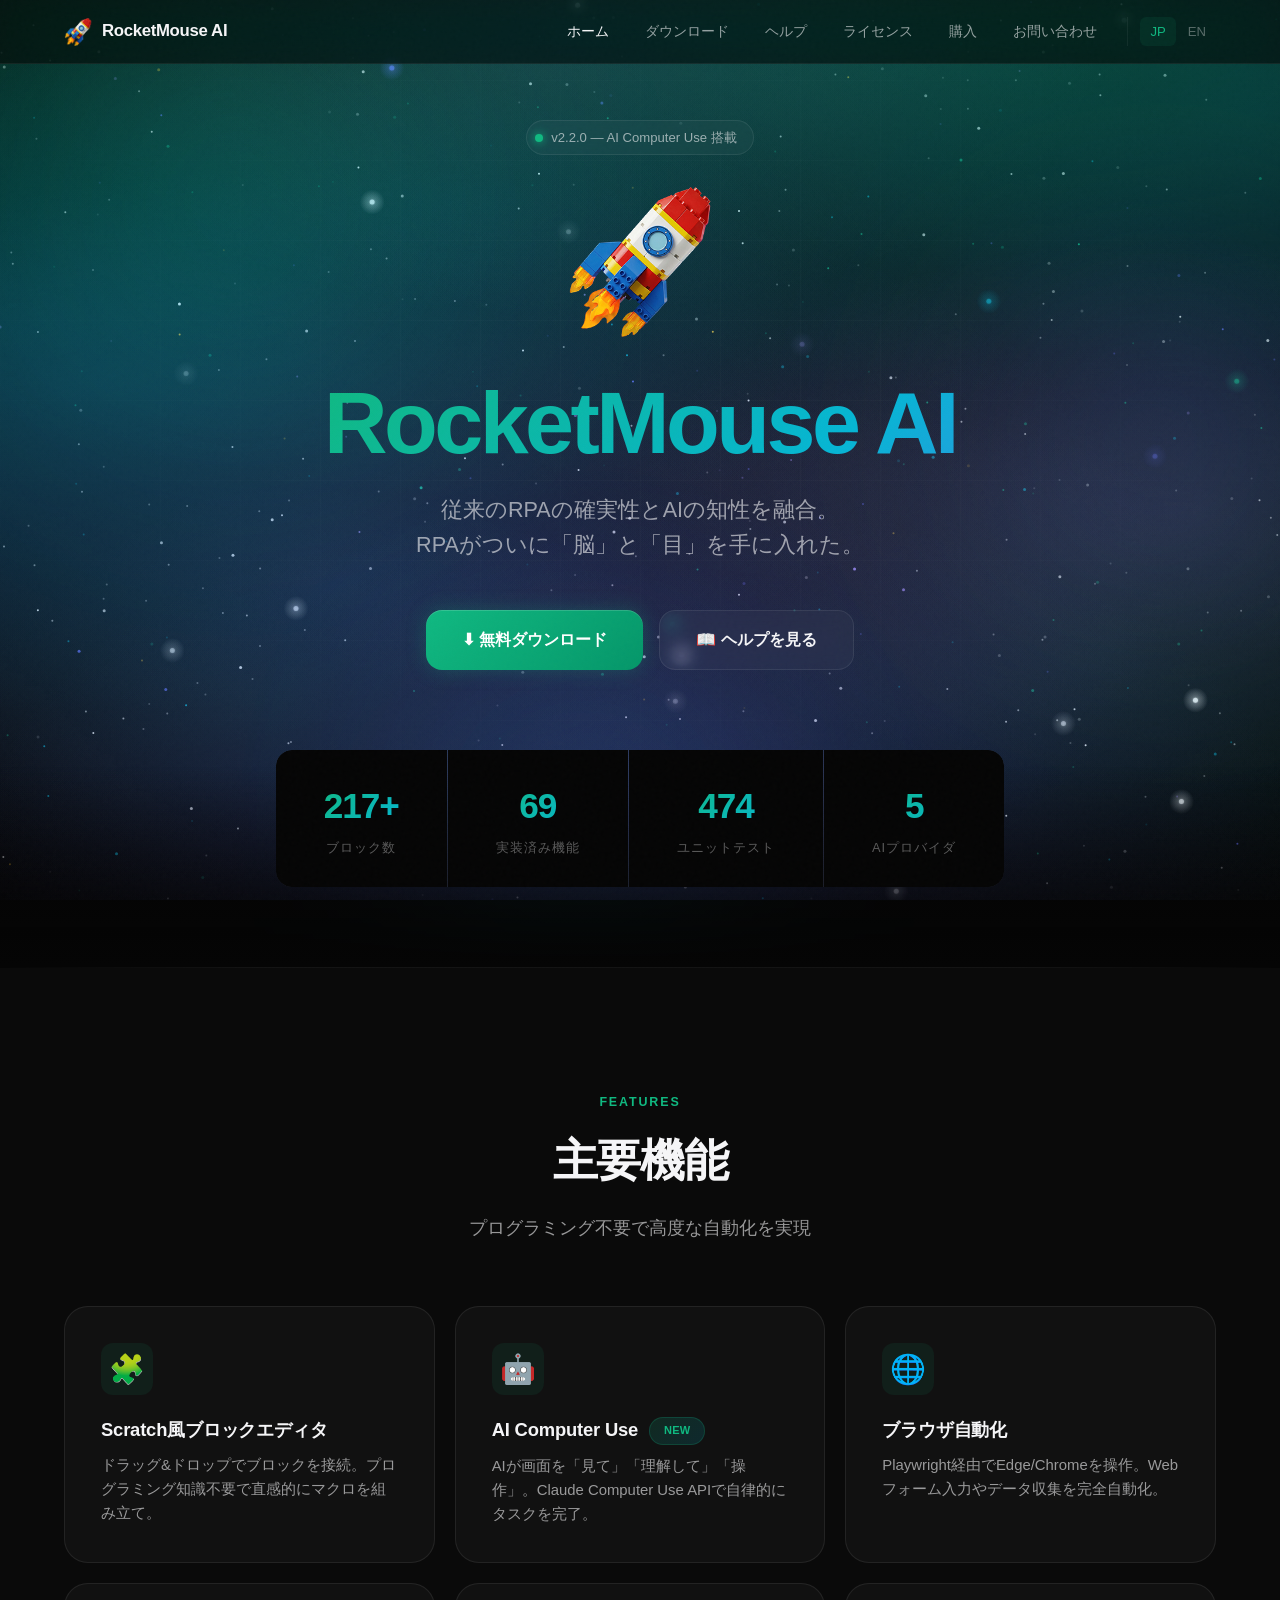
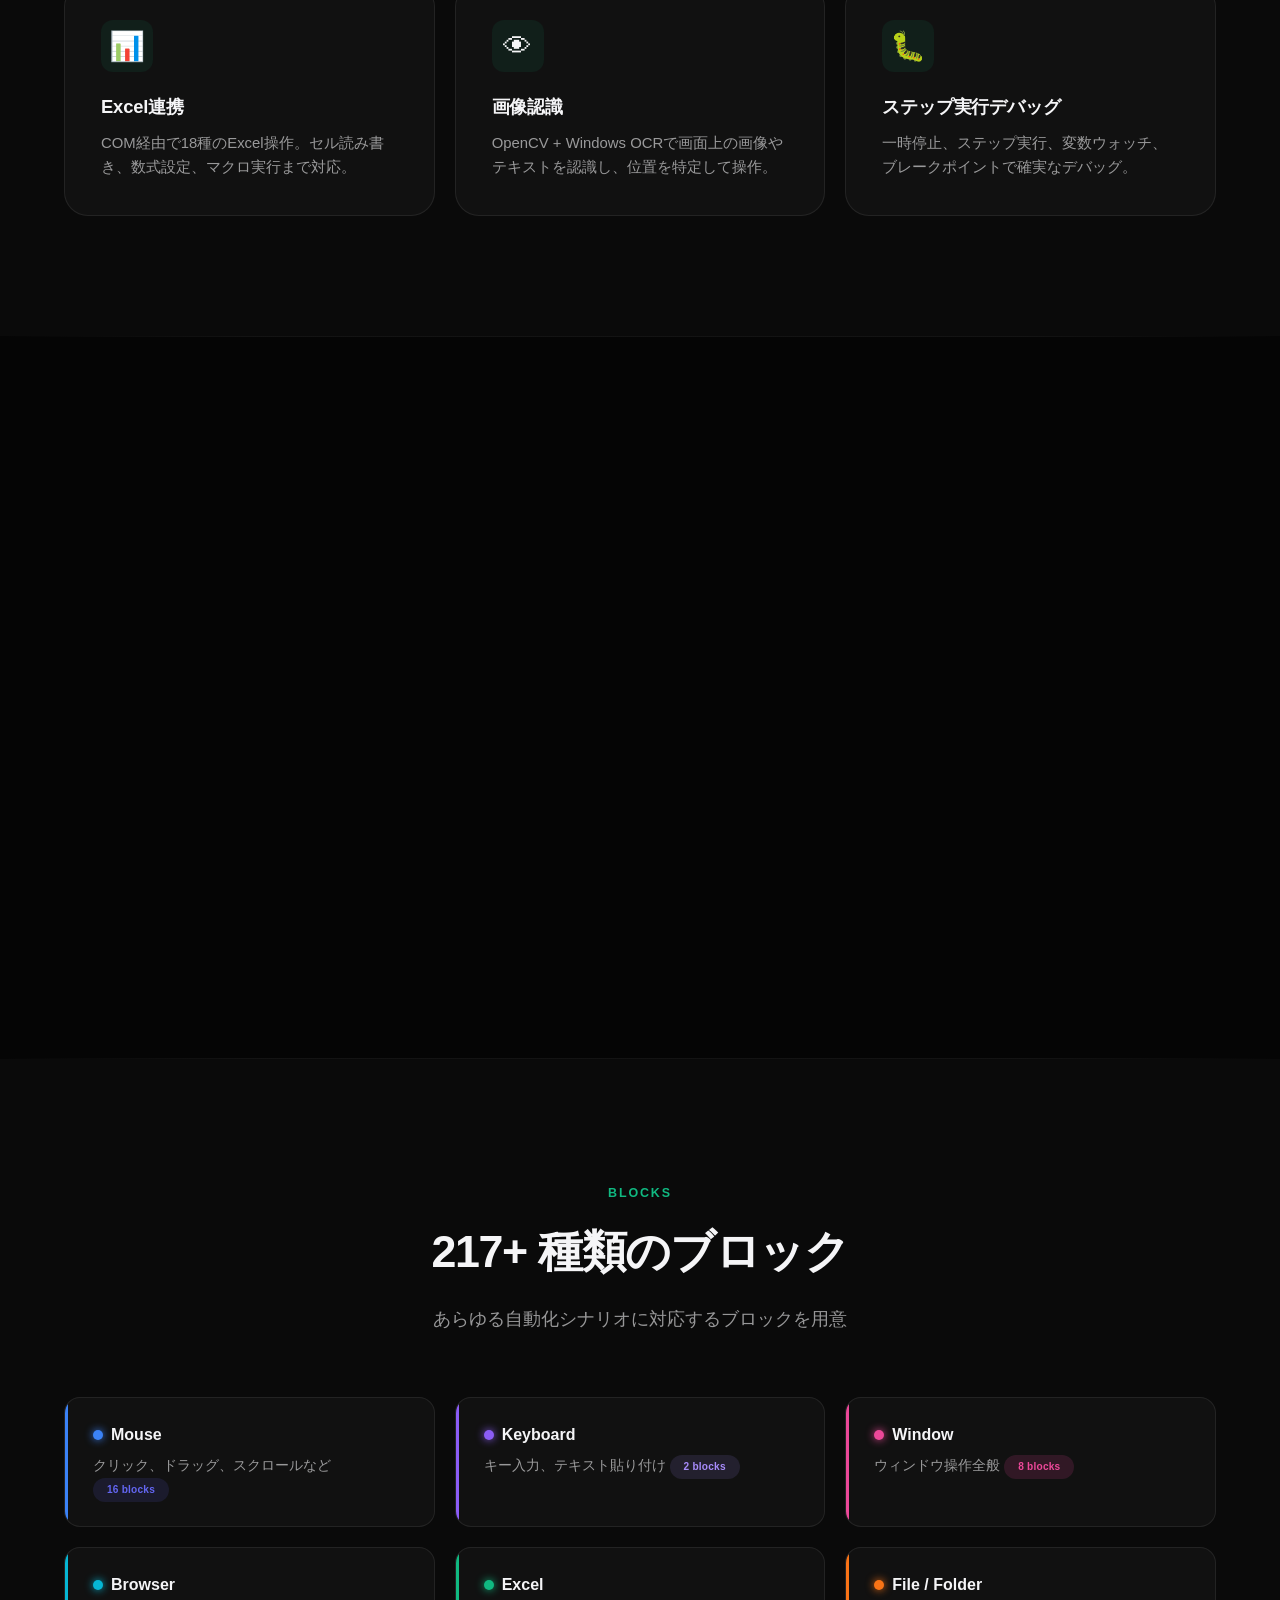
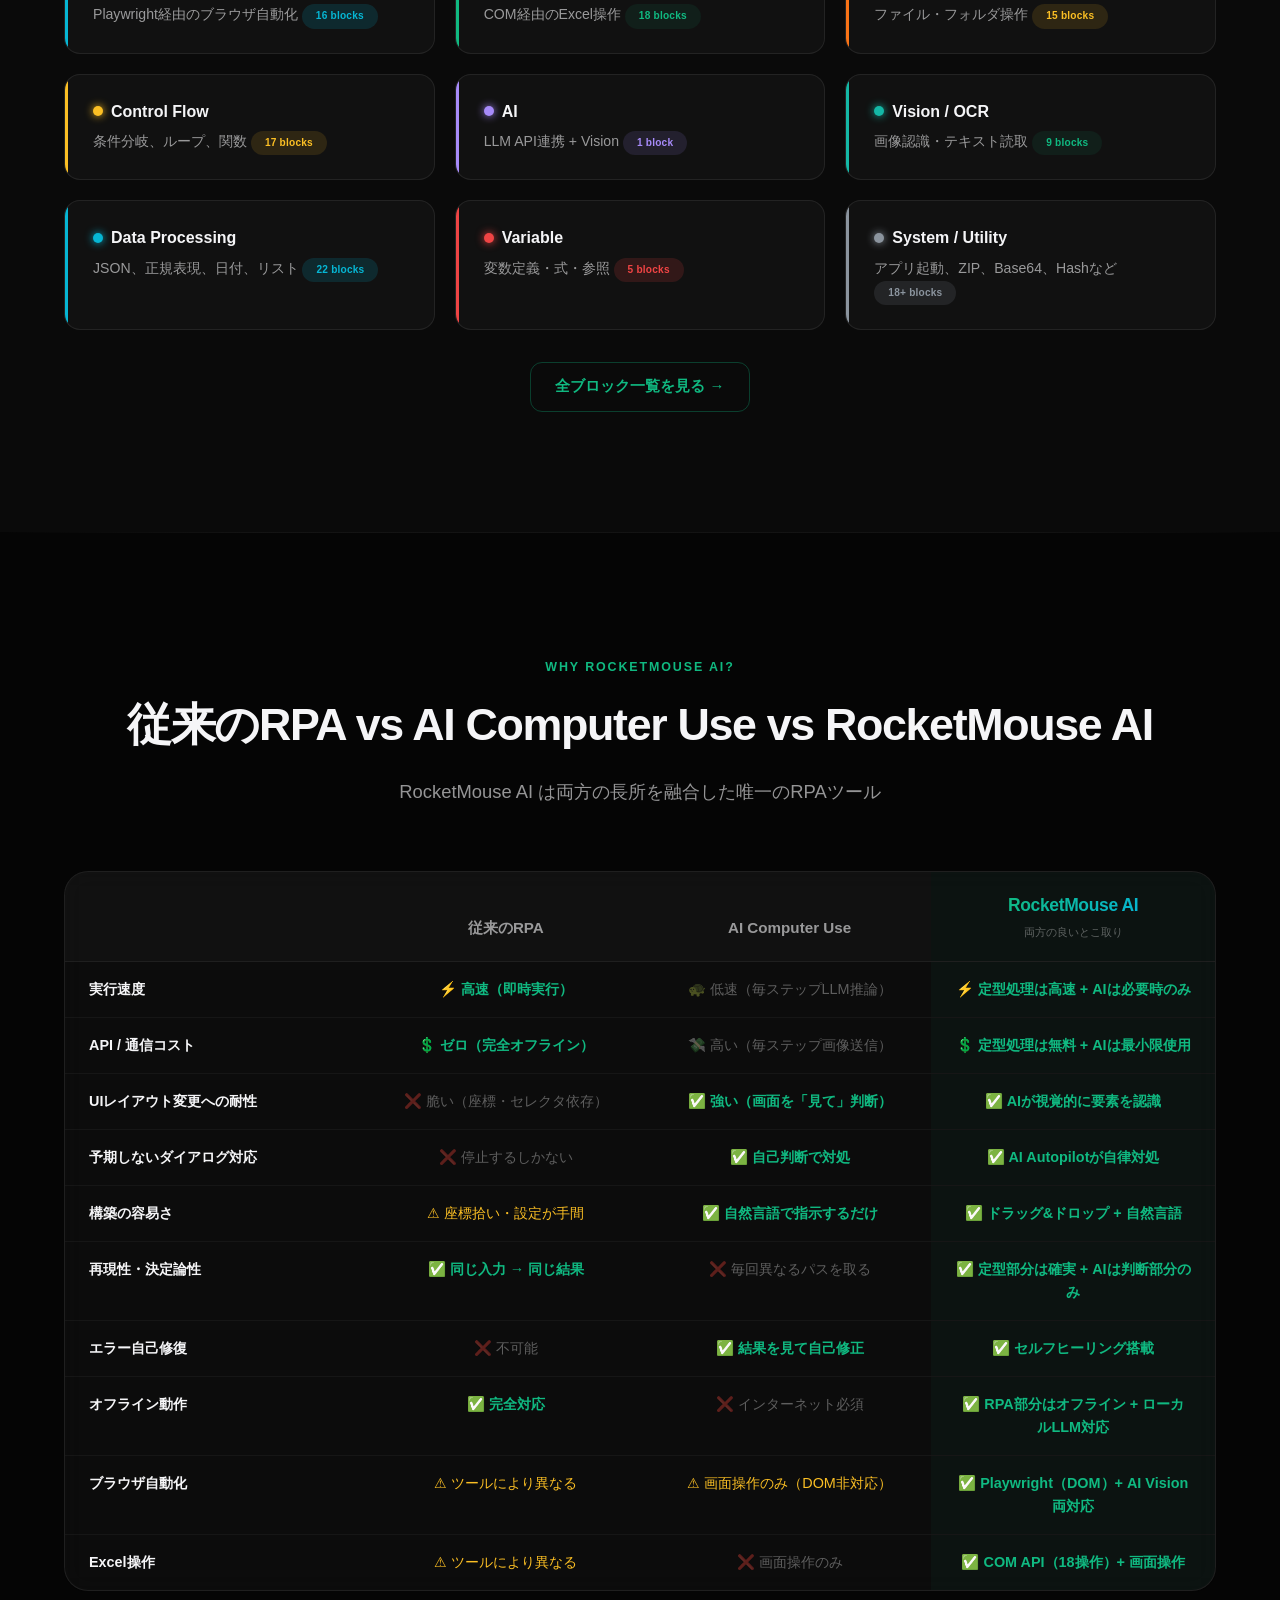
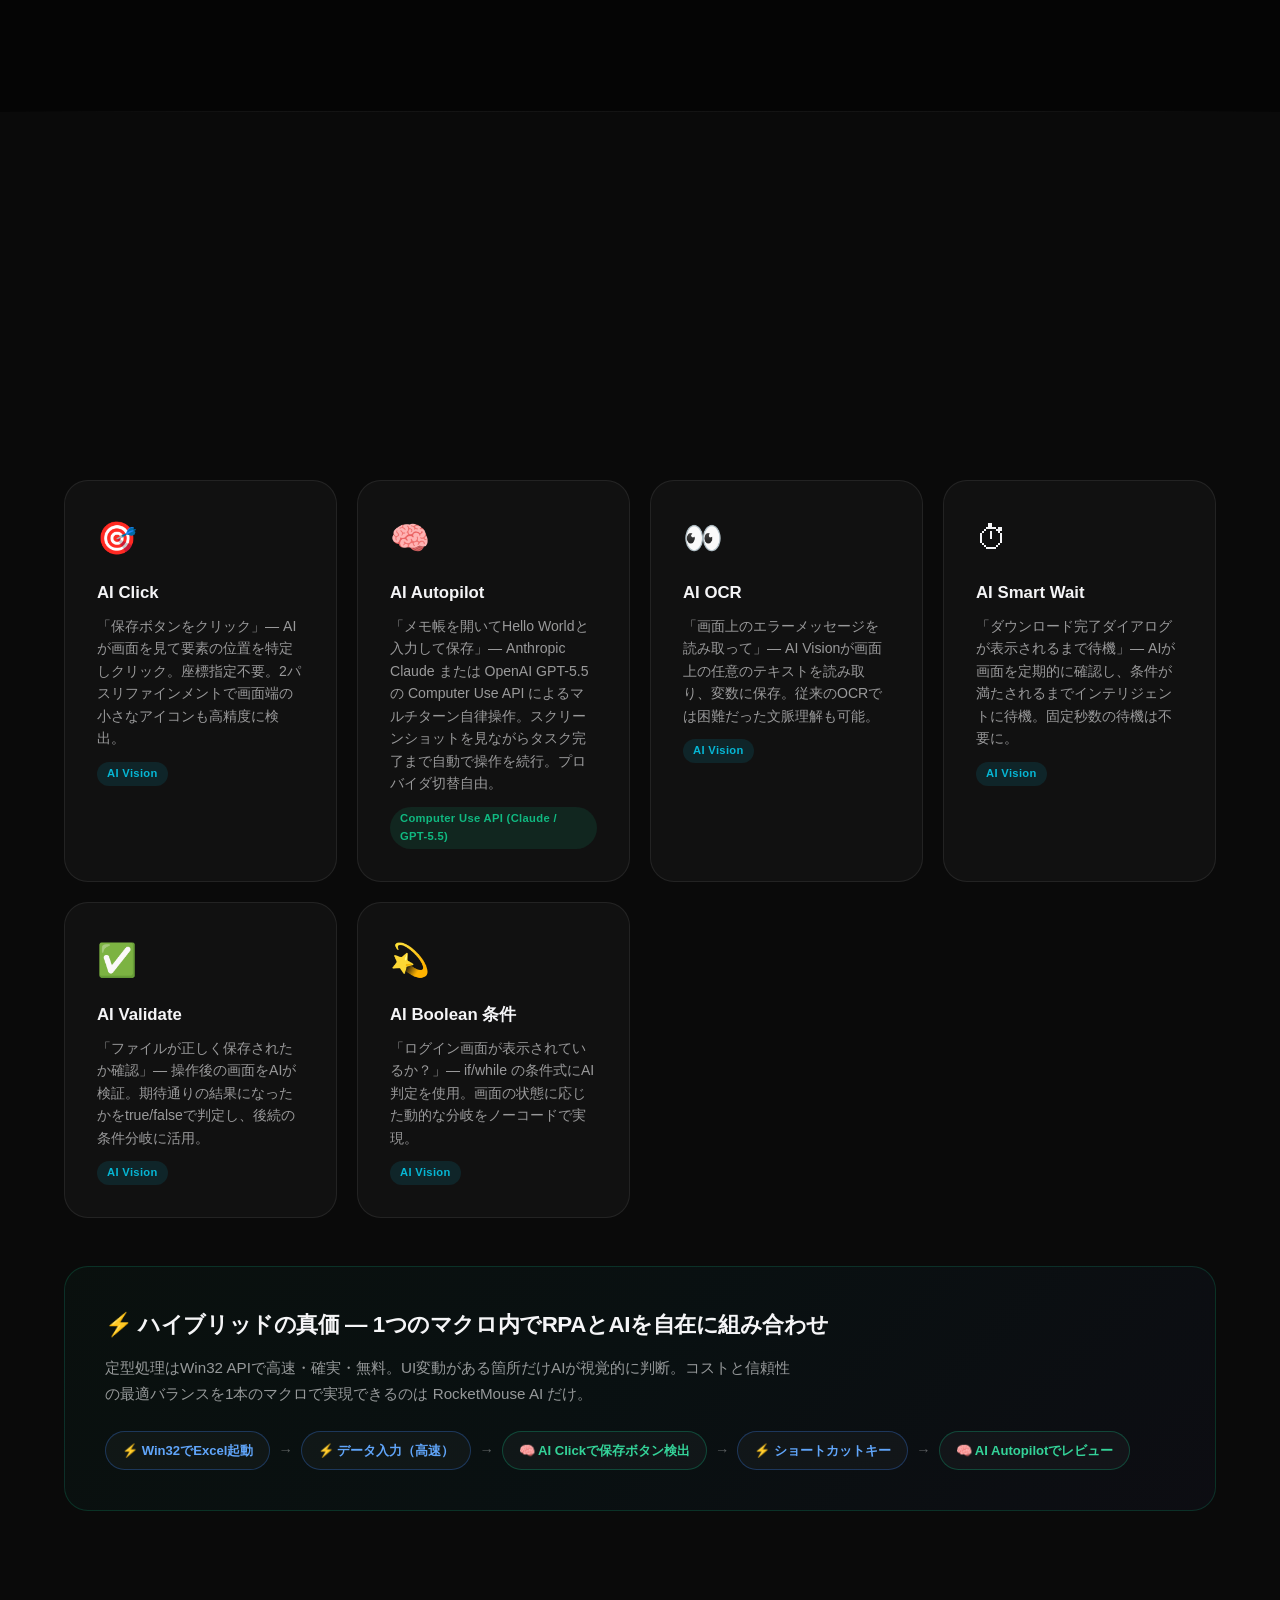
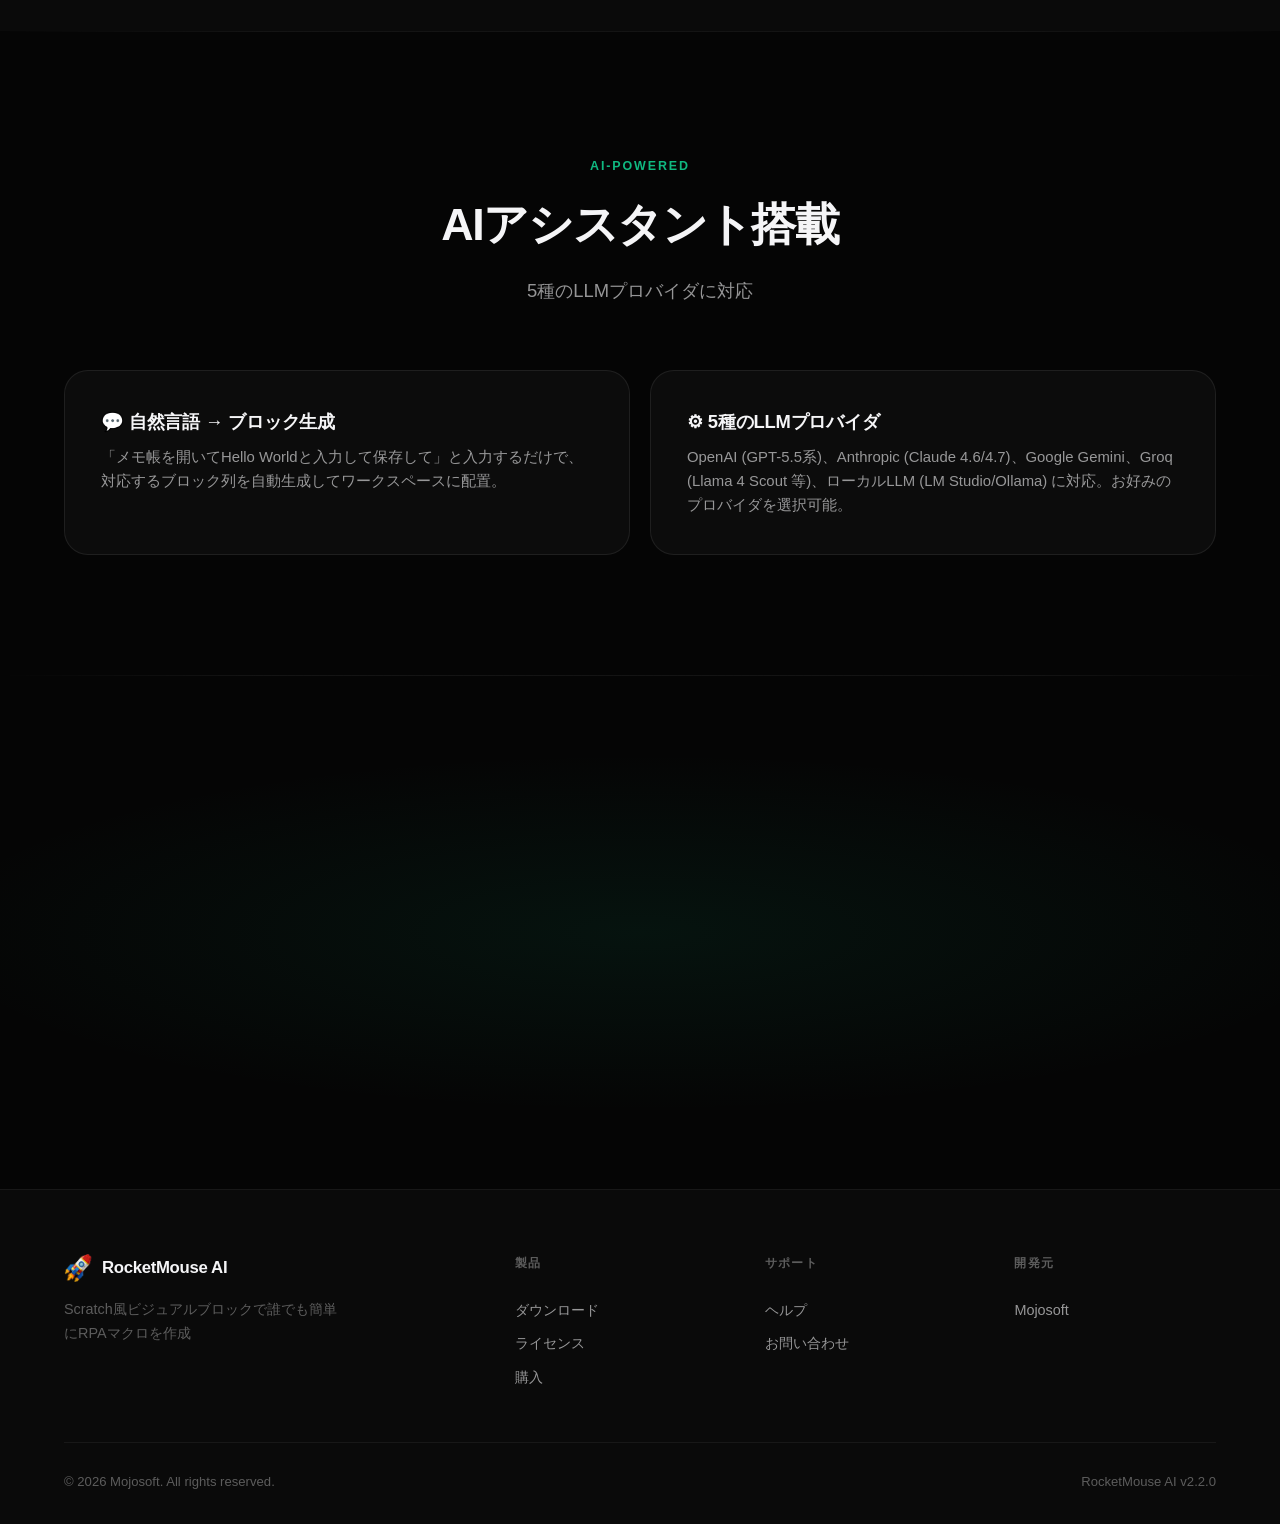
<file: index.html>
<!DOCTYPE html>
<html lang="ja">
<head>
  <meta charset="UTF-8">
  <meta name="viewport" content="width=device-width, initial-scale=1.0">
  <title>RocketMouse AI — ビジュアルRPAマクロエディタ</title>
  <meta name="description" content="Scratch風パズルピースブロックをドラッグ&スナップするだけで、誰でも簡単にRPAマクロを作成できるビジュアルエディタ">
  <link rel="icon" type="image/png" href="images/logo-64.png">
  <link rel="stylesheet" href="css/style.css">
</head>
<body>

<nav class="nav">
  <div class="container">
    <a href="index.html" class="nav-brand"><img src="images/logo-64.png" alt="">RocketMouse AI</a>
    <button class="nav-mobile-toggle">&#9776;</button>
    <div class="nav-links">
      <a href="index.html" class="active">ホーム</a>
      <a href="download.html">ダウンロード</a>
      <a href="help.html">ヘルプ</a>
      <a href="license.html">ライセンス</a>
      <a href="purchase.html">購入</a>
      <a href="contact.html">お問い合わせ</a>
      <div class="nav-lang">
        <a href="index.html" class="active">JP</a>
        <a href="en/index.html">EN</a>
      </div>
    </div>
  </div>
</nav>

<!-- Hero — Animated mesh gradient + grid overlay -->
<section class="hero">
  <div class="hero-bg">
    <div class="orb orb-1"></div>
    <div class="orb orb-2"></div>
    <div class="orb orb-3"></div>
  </div>
  <div class="hero-grid"></div>
  <div class="container">
    <div class="hero-badge reveal">
      <span class="badge-dot"></span>
      <span>v2.2.0 — AI Computer Use 搭載</span>
    </div>
    <img src="images/logo-256.png" alt="RocketMouse AI" class="hero-logo">
    <h1 class="reveal reveal-delay-1"><span class="gradient-text">RocketMouse AI</span></h1>
    <p class="tagline reveal reveal-delay-2">従来のRPAの確実性とAIの知性を融合。<br>RPAがついに「脳」と「目」を手に入れた。</p>
    <div class="hero-buttons reveal reveal-delay-3">
      <a href="download.html" class="btn btn-primary btn-lg">&#11015; 無料ダウンロード</a>
      <a href="help.html" class="btn btn-secondary btn-lg">&#128214; ヘルプを見る</a>
    </div>
    <div class="hero-stats reveal reveal-delay-4">
      <div class="hero-stat"><div class="stat-value" data-count="217" data-suffix="+">0</div><div class="stat-label">ブロック数</div></div>
      <div class="hero-stat"><div class="stat-value" data-count="69">0</div><div class="stat-label">実装済み機能</div></div>
      <div class="hero-stat"><div class="stat-value" data-count="474">0</div><div class="stat-label">ユニットテスト</div></div>
      <div class="hero-stat"><div class="stat-value" data-count="5">0</div><div class="stat-label">AIプロバイダ</div></div>
    </div>
  </div>
</section>

<hr class="section-divider">

<!-- Features -->
<section class="section section-alt">
  <div class="container">
    <div class="section-header reveal">
      <span class="section-label">Features</span>
      <h2>主要機能</h2>
      <p>プログラミング不要で高度な自動化を実現</p>
    </div>
    <div class="feature-grid feature-grid-3">
      <div class="card reveal reveal-delay-1">
        <div class="card-icon">&#129513;</div>
        <h3>Scratch風ブロックエディタ</h3>
        <p>ドラッグ&amp;ドロップでブロックを接続。プログラミング知識不要で直感的にマクロを組み立て。</p>
      </div>
      <div class="card reveal reveal-delay-2">
        <div class="card-icon">&#129302;</div>
        <h3>AI Computer Use <span class="badge badge-new" style="font-size:0.6em;vertical-align:middle;margin-left:6px;">NEW</span></h3>
        <p>AIが画面を「見て」「理解して」「操作」。Claude Computer Use APIで自律的にタスクを完了。</p>
      </div>
      <div class="card reveal reveal-delay-3">
        <div class="card-icon">&#127760;</div>
        <h3>ブラウザ自動化</h3>
        <p>Playwright経由でEdge/Chromeを操作。Webフォーム入力やデータ収集を完全自動化。</p>
      </div>
      <div class="card reveal reveal-delay-1">
        <div class="card-icon">&#128202;</div>
        <h3>Excel連携</h3>
        <p>COM経由で18種のExcel操作。セル読み書き、数式設定、マクロ実行まで対応。</p>
      </div>
      <div class="card reveal reveal-delay-2">
        <div class="card-icon">&#128065;</div>
        <h3>画像認識</h3>
        <p>OpenCV + Windows OCRで画面上の画像やテキストを認識し、位置を特定して操作。</p>
      </div>
      <div class="card reveal reveal-delay-3">
        <div class="card-icon">&#128027;</div>
        <h3>ステップ実行デバッグ</h3>
        <p>一時停止、ステップ実行、変数ウォッチ、ブレークポイントで確実なデバッグ。</p>
      </div>
    </div>
  </div>
</section>

<hr class="section-divider">

<!-- Screenshot Placeholder -->
<section class="section">
  <div class="container">
    <div class="section-header reveal">
      <span class="section-label">Preview</span>
      <h2>アプリの画面</h2>
    </div>
    <div class="screenshot-placeholder reveal">
      <div class="placeholder-icon">&#128247;</div>
      <p>アプリのスクリーンショット — Coming Soon</p>
    </div>
  </div>
</section>

<hr class="section-divider">

<!-- Block Categories -->
<section class="section section-alt">
  <div class="container">
    <div class="section-header reveal">
      <span class="section-label">Blocks</span>
      <h2>217+ 種類のブロック</h2>
      <p>あらゆる自動化シナリオに対応するブロックを用意</p>
    </div>
    <div class="feature-grid">
      <div class="block-cat-card reveal reveal-delay-1" style="--cat-color: #3B82F6;">
        <h3><span class="cat-dot"></span> Mouse</h3>
        <p>クリック、ドラッグ、スクロールなど <span class="badge badge-blue">16 blocks</span></p>
      </div>
      <div class="block-cat-card reveal reveal-delay-1" style="--cat-color: #8B5CF6;">
        <h3><span class="cat-dot"></span> Keyboard</h3>
        <p>キー入力、テキスト貼り付け <span class="badge badge-purple">2 blocks</span></p>
      </div>
      <div class="block-cat-card reveal reveal-delay-2" style="--cat-color: #EC4899;">
        <h3><span class="cat-dot"></span> Window</h3>
        <p>ウィンドウ操作全般 <span class="badge" style="background:rgba(236,72,153,0.15);color:#EC4899;">8 blocks</span></p>
      </div>
      <div class="block-cat-card reveal reveal-delay-2" style="--cat-color: #06B6D4;">
        <h3><span class="cat-dot"></span> Browser</h3>
        <p>Playwright経由のブラウザ自動化 <span class="badge" style="background:rgba(6,182,212,0.15);color:#06B6D4;">16 blocks</span></p>
      </div>
      <div class="block-cat-card reveal reveal-delay-3" style="--cat-color: #10B981;">
        <h3><span class="cat-dot"></span> Excel</h3>
        <p>COM経由のExcel操作 <span class="badge badge-green">18 blocks</span></p>
      </div>
      <div class="block-cat-card reveal reveal-delay-3" style="--cat-color: #F97316;">
        <h3><span class="cat-dot"></span> File / Folder</h3>
        <p>ファイル・フォルダ操作 <span class="badge badge-amber">15 blocks</span></p>
      </div>
      <div class="block-cat-card reveal reveal-delay-4" style="--cat-color: #FBBF24;">
        <h3><span class="cat-dot"></span> Control Flow</h3>
        <p>条件分岐、ループ、関数 <span class="badge badge-amber">17 blocks</span></p>
      </div>
      <div class="block-cat-card reveal reveal-delay-4" style="--cat-color: #A78BFA;">
        <h3><span class="cat-dot"></span> AI</h3>
        <p>LLM API連携 + Vision <span class="badge badge-purple">1 block</span></p>
      </div>
      <div class="block-cat-card reveal reveal-delay-5" style="--cat-color: #14B8A6;">
        <h3><span class="cat-dot"></span> Vision / OCR</h3>
        <p>画像認識・テキスト読取 <span class="badge badge-green">9 blocks</span></p>
      </div>
      <div class="block-cat-card reveal reveal-delay-5" style="--cat-color: #06B6D4;">
        <h3><span class="cat-dot"></span> Data Processing</h3>
        <p>JSON、正規表現、日付、リスト <span class="badge" style="background:rgba(6,182,212,0.15);color:#06B6D4;">22 blocks</span></p>
      </div>
      <div class="block-cat-card reveal" style="--cat-color: #EF4444;">
        <h3><span class="cat-dot"></span> Variable</h3>
        <p>変数定義・式・参照 <span class="badge" style="background:rgba(239,68,68,0.15);color:#EF4444;">5 blocks</span></p>
      </div>
      <div class="block-cat-card reveal" style="--cat-color: #8B949E;">
        <h3><span class="cat-dot"></span> System / Utility</h3>
        <p>アプリ起動、ZIP、Base64、Hashなど <span class="badge" style="background:rgba(139,148,158,0.15);color:#8B949E;">18+ blocks</span></p>
      </div>
    </div>
    <div class="text-center mt-4 reveal">
      <a href="help.html#block-categories" class="btn btn-outline">全ブロック一覧を見る &rarr;</a>
    </div>
  </div>
</section>

<hr class="section-divider">

<!-- Comparison Table: Traditional RPA vs AI Computer Use vs RocketMouse AI -->
<section class="section">
  <div class="container">
    <div class="section-header reveal">
      <span class="section-label">Why RocketMouse AI?</span>
      <h2>従来のRPA vs AI Computer Use vs RocketMouse AI</h2>
      <p>RocketMouse AI は両方の長所を融合した唯一のRPAツール</p>
    </div>
    <div class="comparison-table-wrap reveal">
      <table class="comparison-table">
        <thead>
          <tr>
            <th></th>
            <th>従来のRPA</th>
            <th>AI Computer Use</th>
            <th class="col-winner">
              <span class="col-header-brand">RocketMouse AI</span>
              <span class="col-header-sub">両方の良いとこ取り</span>
            </th>
          </tr>
        </thead>
        <tbody>
          <tr>
            <td>実行速度</td>
            <td class="compare-yes">&#9889; 高速（即時実行）</td>
            <td class="compare-no">&#128034; 低速（毎ステップLLM推論）</td>
            <td class="col-winner compare-best">&#9889; 定型処理は高速 + AIは必要時のみ</td>
          </tr>
          <tr>
            <td>API / 通信コスト</td>
            <td class="compare-yes">&#128178; ゼロ（完全オフライン）</td>
            <td class="compare-no">&#128184; 高い（毎ステップ画像送信）</td>
            <td class="col-winner compare-best">&#128178; 定型処理は無料 + AIは最小限使用</td>
          </tr>
          <tr>
            <td>UIレイアウト変更への耐性</td>
            <td class="compare-no">&#10060; 脆い（座標・セレクタ依存）</td>
            <td class="compare-yes">&#9989; 強い（画面を「見て」判断）</td>
            <td class="col-winner compare-best">&#9989; AIが視覚的に要素を認識</td>
          </tr>
          <tr>
            <td>予期しないダイアログ対応</td>
            <td class="compare-no">&#10060; 停止するしかない</td>
            <td class="compare-yes">&#9989; 自己判断で対処</td>
            <td class="col-winner compare-best">&#9989; AI Autopilotが自律対処</td>
          </tr>
          <tr>
            <td>構築の容易さ</td>
            <td class="compare-partial">&#9888; 座標拾い・設定が手間</td>
            <td class="compare-yes">&#9989; 自然言語で指示するだけ</td>
            <td class="col-winner compare-best">&#9989; ドラッグ&amp;ドロップ + 自然言語</td>
          </tr>
          <tr>
            <td>再現性・決定論性</td>
            <td class="compare-yes">&#9989; 同じ入力 → 同じ結果</td>
            <td class="compare-no">&#10060; 毎回異なるパスを取る</td>
            <td class="col-winner compare-best">&#9989; 定型部分は確実 + AIは判断部分のみ</td>
          </tr>
          <tr>
            <td>エラー自己修復</td>
            <td class="compare-no">&#10060; 不可能</td>
            <td class="compare-yes">&#9989; 結果を見て自己修正</td>
            <td class="col-winner compare-best">&#9989; セルフヒーリング搭載</td>
          </tr>
          <tr>
            <td>オフライン動作</td>
            <td class="compare-yes">&#9989; 完全対応</td>
            <td class="compare-no">&#10060; インターネット必須</td>
            <td class="col-winner compare-best">&#9989; RPA部分はオフライン + ローカルLLM対応</td>
          </tr>
          <tr>
            <td>ブラウザ自動化</td>
            <td class="compare-partial">&#9888; ツールにより異なる</td>
            <td class="compare-partial">&#9888; 画面操作のみ（DOM非対応）</td>
            <td class="col-winner compare-best">&#9989; Playwright（DOM）+ AI Vision 両対応</td>
          </tr>
          <tr>
            <td>Excel操作</td>
            <td class="compare-partial">&#9888; ツールにより異なる</td>
            <td class="compare-no">&#10060; 画面操作のみ</td>
            <td class="col-winner compare-best">&#9989; COM API（18操作）+ 画面操作</td>
          </tr>
        </tbody>
      </table>
    </div>
  </div>
</section>

<hr class="section-divider">

<!-- AI Vision Showcase: How Computer Use Powers RocketMouse AI -->
<section class="section section-alt">
  <div class="container">
    <div class="section-header reveal">
      <span class="section-label">AI Vision &amp; Computer Use</span>
      <h2>AIが画面を見て、理解して、操作する</h2>
      <p>Anthropic Claude と OpenAI GPT-5.5 の Computer Use API をデュアル対応。RPAに「脳」と「目」を搭載。</p>
    </div>

    <div class="vision-flow">
      <div class="vision-card reveal reveal-delay-1">
        <span class="vision-icon">&#127919;</span>
        <h3>AI Click</h3>
        <p>「保存ボタンをクリック」— AIが画面を見て要素の位置を特定しクリック。座標指定不要。2パスリファインメントで画面端の小さなアイコンも高精度に検出。</p>
        <span class="vision-tag vision-tag-vision">AI Vision</span>
      </div>
      <div class="vision-card reveal reveal-delay-2">
        <span class="vision-icon">&#129504;</span>
        <h3>AI Autopilot</h3>
        <p>「メモ帳を開いてHello Worldと入力して保存」— Anthropic Claude または OpenAI GPT-5.5 の Computer Use API によるマルチターン自律操作。スクリーンショットを見ながらタスク完了まで自動で操作を続行。プロバイダ切替自由。</p>
        <span class="vision-tag vision-tag-native">Computer Use API (Claude / GPT-5.5)</span>
      </div>
      <div class="vision-card reveal reveal-delay-3">
        <span class="vision-icon">&#128064;</span>
        <h3>AI OCR</h3>
        <p>「画面上のエラーメッセージを読み取って」— AI Visionが画面上の任意のテキストを読み取り、変数に保存。従来のOCRでは困難だった文脈理解も可能。</p>
        <span class="vision-tag vision-tag-vision">AI Vision</span>
      </div>
      <div class="vision-card reveal reveal-delay-4">
        <span class="vision-icon">&#9201;</span>
        <h3>AI Smart Wait</h3>
        <p>「ダウンロード完了ダイアログが表示されるまで待機」— AIが画面を定期的に確認し、条件が満たされるまでインテリジェントに待機。固定秒数の待機は不要に。</p>
        <span class="vision-tag vision-tag-vision">AI Vision</span>
      </div>
      <div class="vision-card reveal reveal-delay-5">
        <span class="vision-icon">&#9989;</span>
        <h3>AI Validate</h3>
        <p>「ファイルが正しく保存されたか確認」— 操作後の画面をAIが検証。期待通りの結果になったかをtrue/falseで判定し、後続の条件分岐に活用。</p>
        <span class="vision-tag vision-tag-vision">AI Vision</span>
      </div>
      <div class="vision-card reveal reveal-delay-5">
        <span class="vision-icon">&#128171;</span>
        <h3>AI Boolean 条件</h3>
        <p>「ログイン画面が表示されているか？」— if/while の条件式にAI判定を使用。画面の状態に応じた動的な分岐をノーコードで実現。</p>
        <span class="vision-tag vision-tag-vision">AI Vision</span>
      </div>
    </div>

    <!-- Hybrid Advantage -->
    <div class="hybrid-banner reveal">
      <h3>&#9889; ハイブリッドの真価 — 1つのマクロ内でRPAとAIを自在に組み合わせ</h3>
      <p>定型処理はWin32 APIで高速・確実・無料。UI変動がある箇所だけAIが視覚的に判断。コストと信頼性の最適バランスを1本のマクロで実現できるのは RocketMouse AI だけ。</p>
      <div class="hybrid-flow-steps">
        <span class="hybrid-step hybrid-step-rpa">&#9889; Win32でExcel起動</span>
        <span class="hybrid-step-arrow">&rarr;</span>
        <span class="hybrid-step hybrid-step-rpa">&#9889; データ入力（高速）</span>
        <span class="hybrid-step-arrow">&rarr;</span>
        <span class="hybrid-step hybrid-step-ai">&#129504; AI Clickで保存ボタン検出</span>
        <span class="hybrid-step-arrow">&rarr;</span>
        <span class="hybrid-step hybrid-step-rpa">&#9889; ショートカットキー</span>
        <span class="hybrid-step-arrow">&rarr;</span>
        <span class="hybrid-step hybrid-step-ai">&#129504; AI Autopilotでレビュー</span>
      </div>
    </div>
  </div>
</section>

<hr class="section-divider">

<!-- AI Assistant & Providers -->
<section class="section">
  <div class="container">
    <div class="section-header reveal">
      <span class="section-label">AI-Powered</span>
      <h2>AIアシスタント搭載</h2>
      <p>5種のLLMプロバイダに対応</p>
    </div>
    <div class="feature-grid" style="grid-template-columns: 1fr 1fr;">
      <div class="card reveal reveal-delay-1">
        <h3>&#128172; 自然言語 &rarr; ブロック生成</h3>
        <p>「メモ帳を開いてHello Worldと入力して保存して」と入力するだけで、対応するブロック列を自動生成してワークスペースに配置。</p>
      </div>
      <div class="card reveal reveal-delay-2">
        <h3>&#9881; 5種のLLMプロバイダ</h3>
        <p>OpenAI (GPT-5.5系)、Anthropic (Claude 4.6/4.7)、Google Gemini、Groq (Llama 4 Scout 等)、ローカルLLM (LM Studio/Ollama) に対応。お好みのプロバイダを選択可能。</p>
      </div>
    </div>
  </div>
</section>

<hr class="section-divider">

<!-- CTA -->
<section class="cta-section">
  <div class="container">
    <h2 class="reveal">今すぐ始めよう</h2>
    <p class="text-muted reveal reveal-delay-1" style="margin-bottom:32px;">15日間の無料トライアルで全機能をお試しください</p>
    <div class="hero-buttons reveal reveal-delay-2">
      <a href="download.html" class="btn btn-primary btn-lg">&#11015; 無料ダウンロード</a>
      <a href="help.html" class="btn btn-secondary btn-lg">ヘルプを読む</a>
    </div>
    <p class="text-muted reveal reveal-delay-3" style="margin-top:24px;">
      <a href="https://mojosoftjp.github.io/rocketmouse-mac/" class="btn btn-outline btn-sm">&#63743; Mac版はこちら</a>
    </p>
  </div>
</section>

<footer class="footer">
  <div class="container">
    <div class="footer-grid">
      <div class="footer-brand">
        <a href="index.html" class="nav-brand"><img src="images/logo-64.png" alt="" style="width:28px;height:28px">RocketMouse AI</a>
        <p>Scratch風ビジュアルブロックで誰でも簡単にRPAマクロを作成</p>
      </div>
      <div class="footer-col"><h4>製品</h4><a href="download.html">ダウンロード</a><a href="license.html">ライセンス</a><a href="purchase.html">購入</a></div>
      <div class="footer-col"><h4>サポート</h4><a href="help.html">ヘルプ</a><a href="contact.html">お問い合わせ</a></div>
      <div class="footer-col"><h4>開発元</h4><a href="#">Mojosoft</a></div>
    </div>
    <div class="footer-bottom">
      <span>&copy; 2026 Mojosoft. All rights reserved.</span>
      <span>RocketMouse AI v2.2.0</span>
    </div>
  </div>
</footer>

<script src="js/main.js"></script>
</body>
</html>
</file>
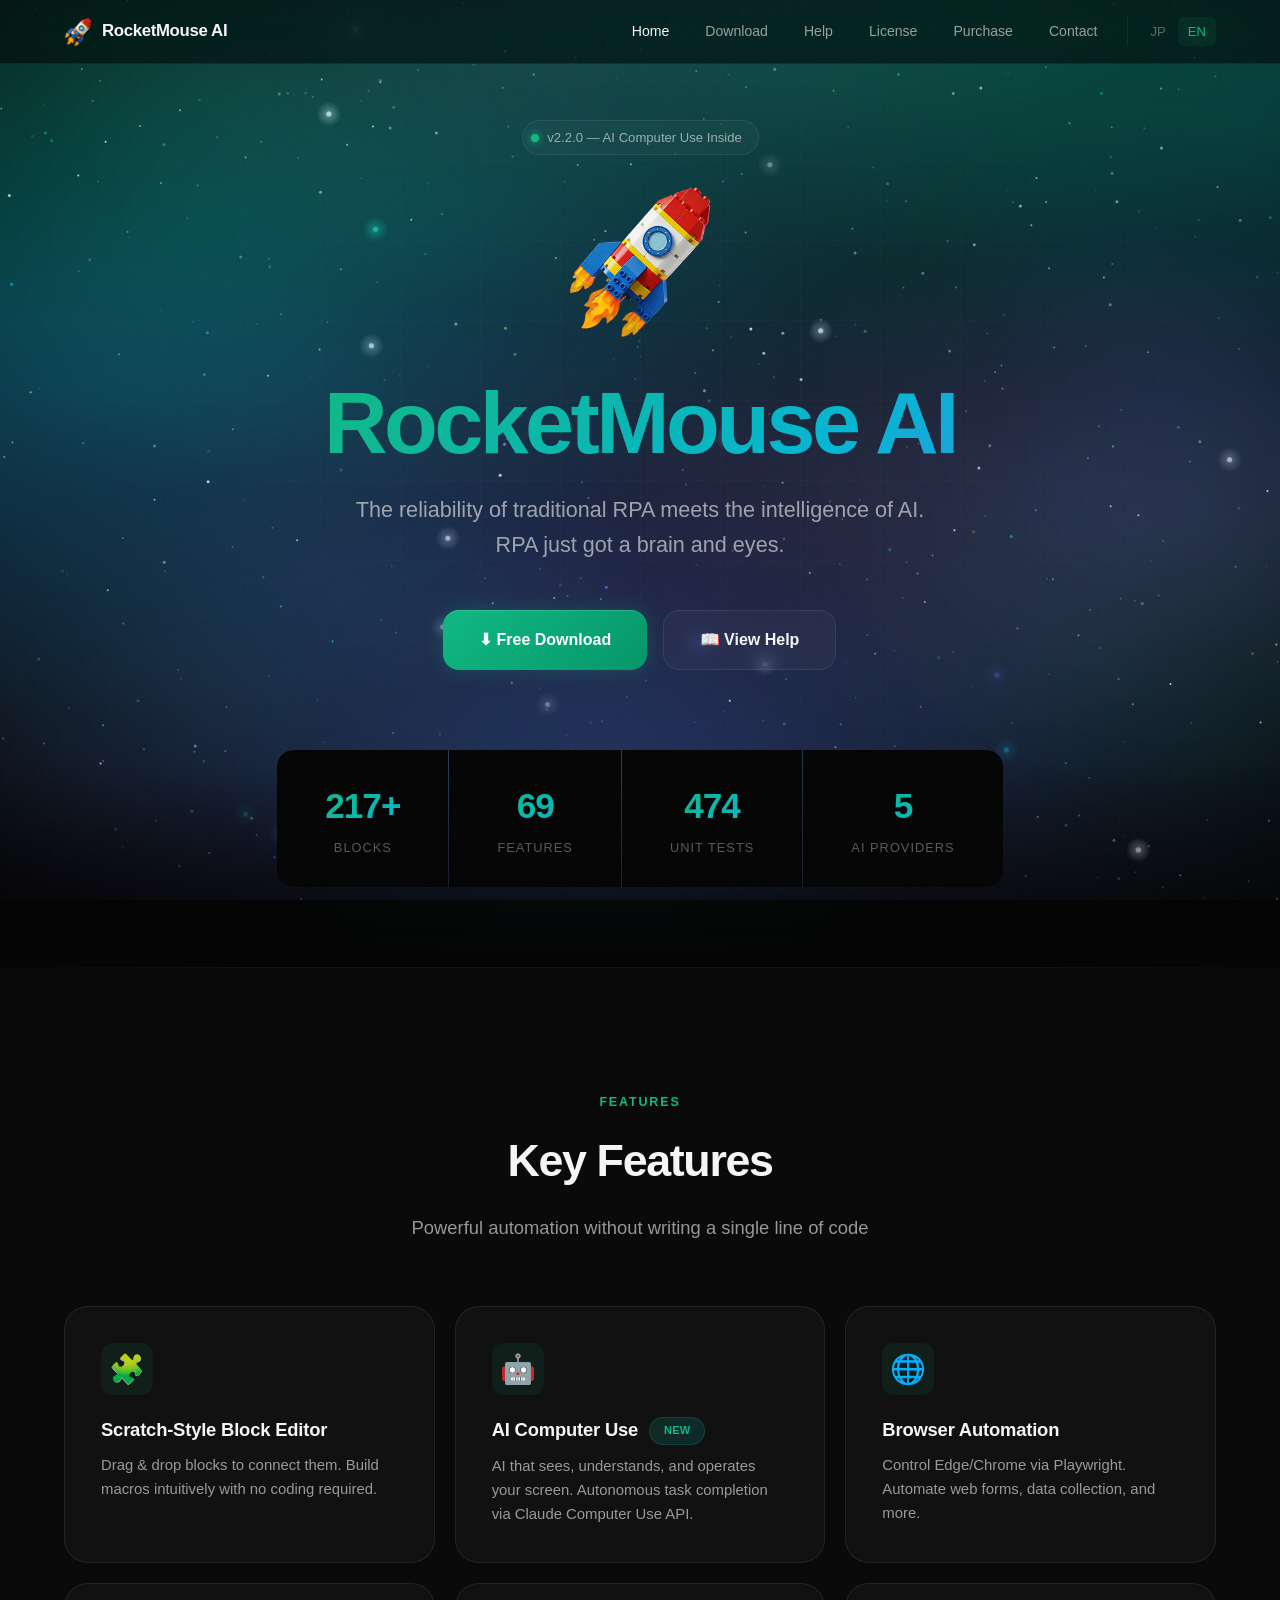
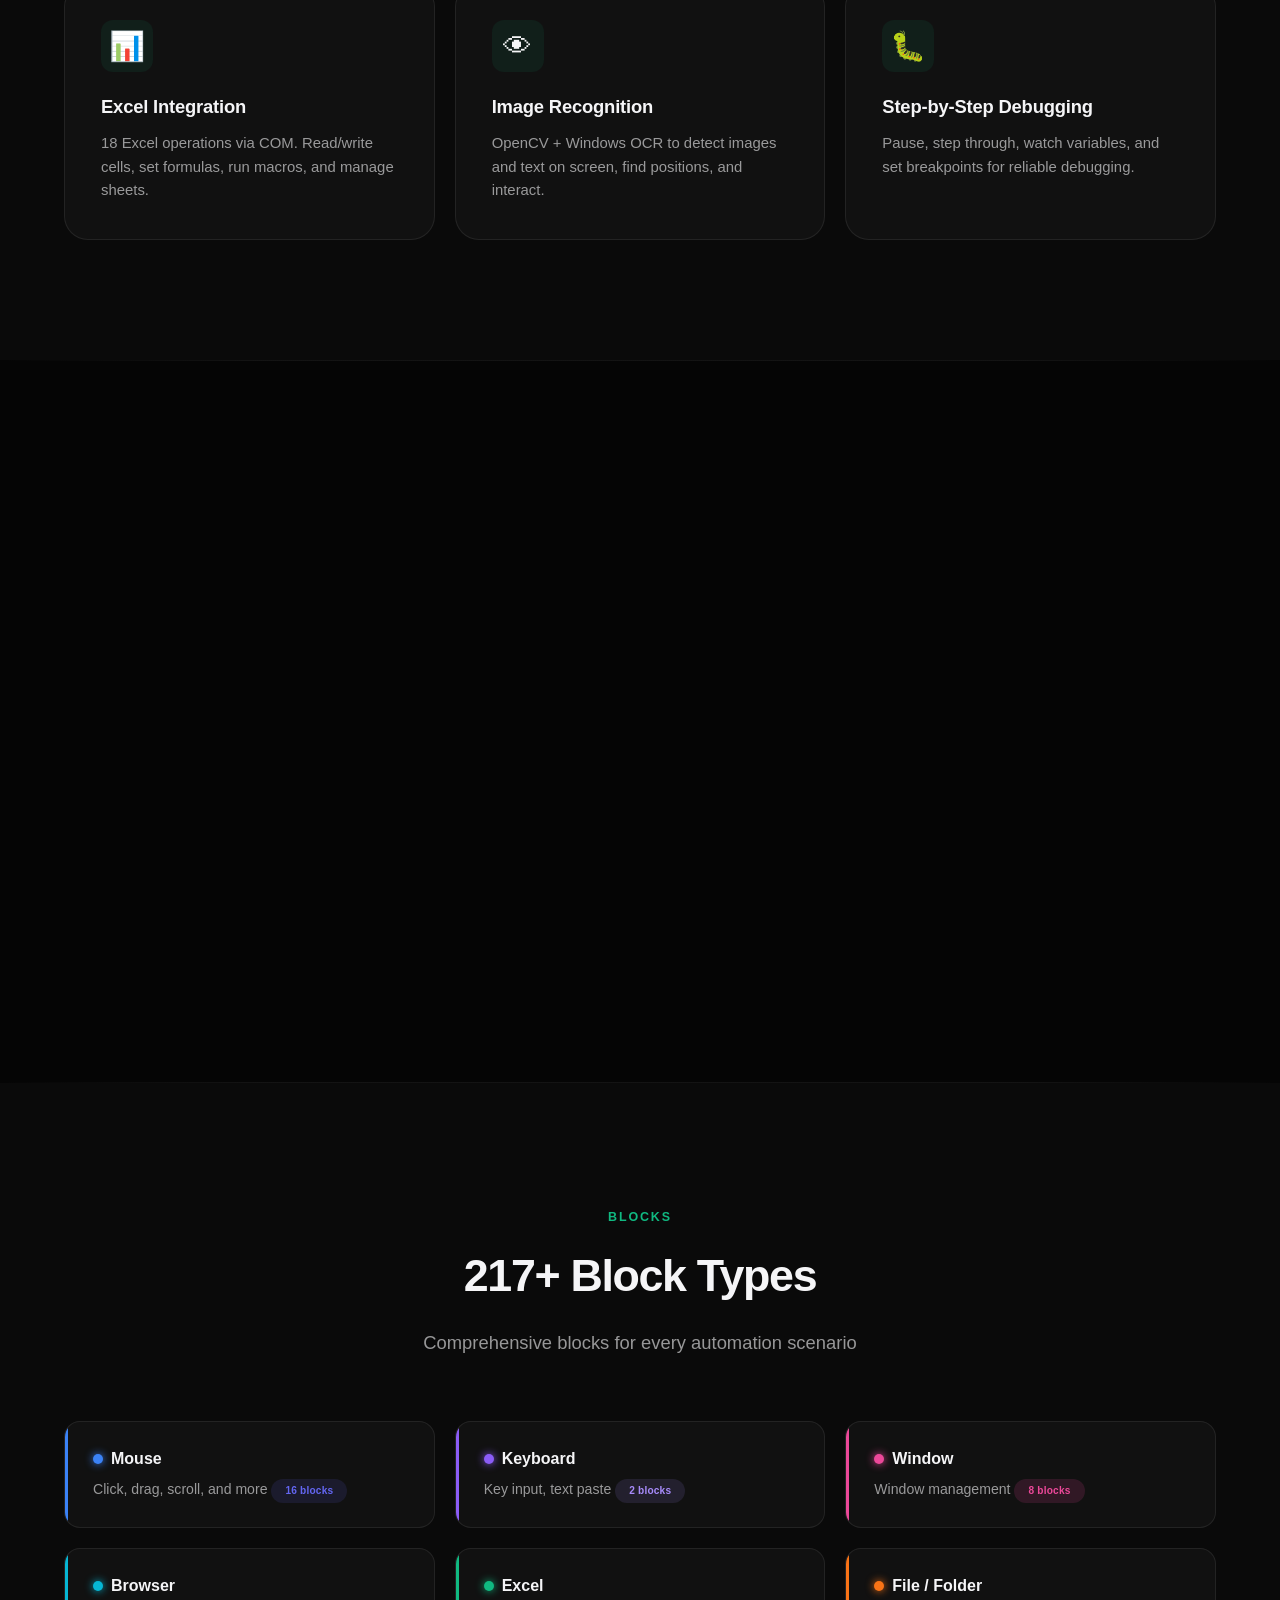
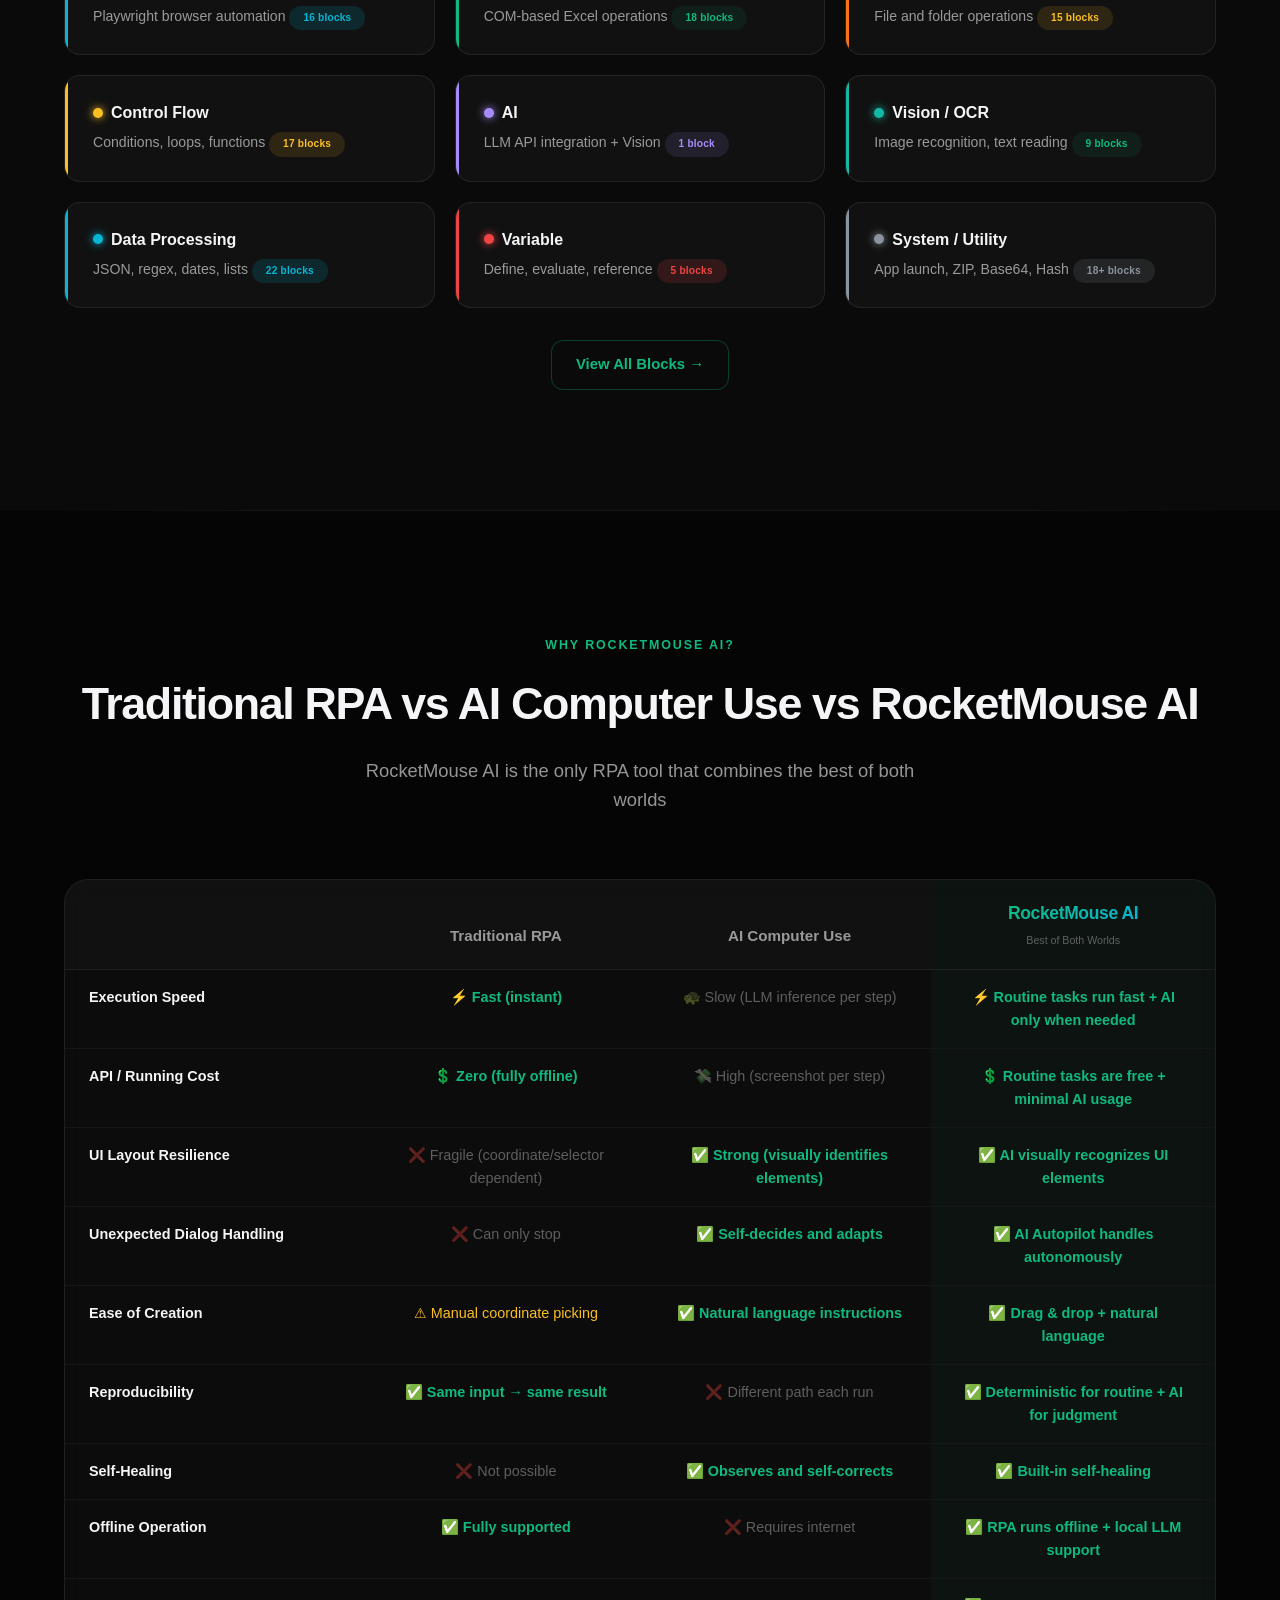
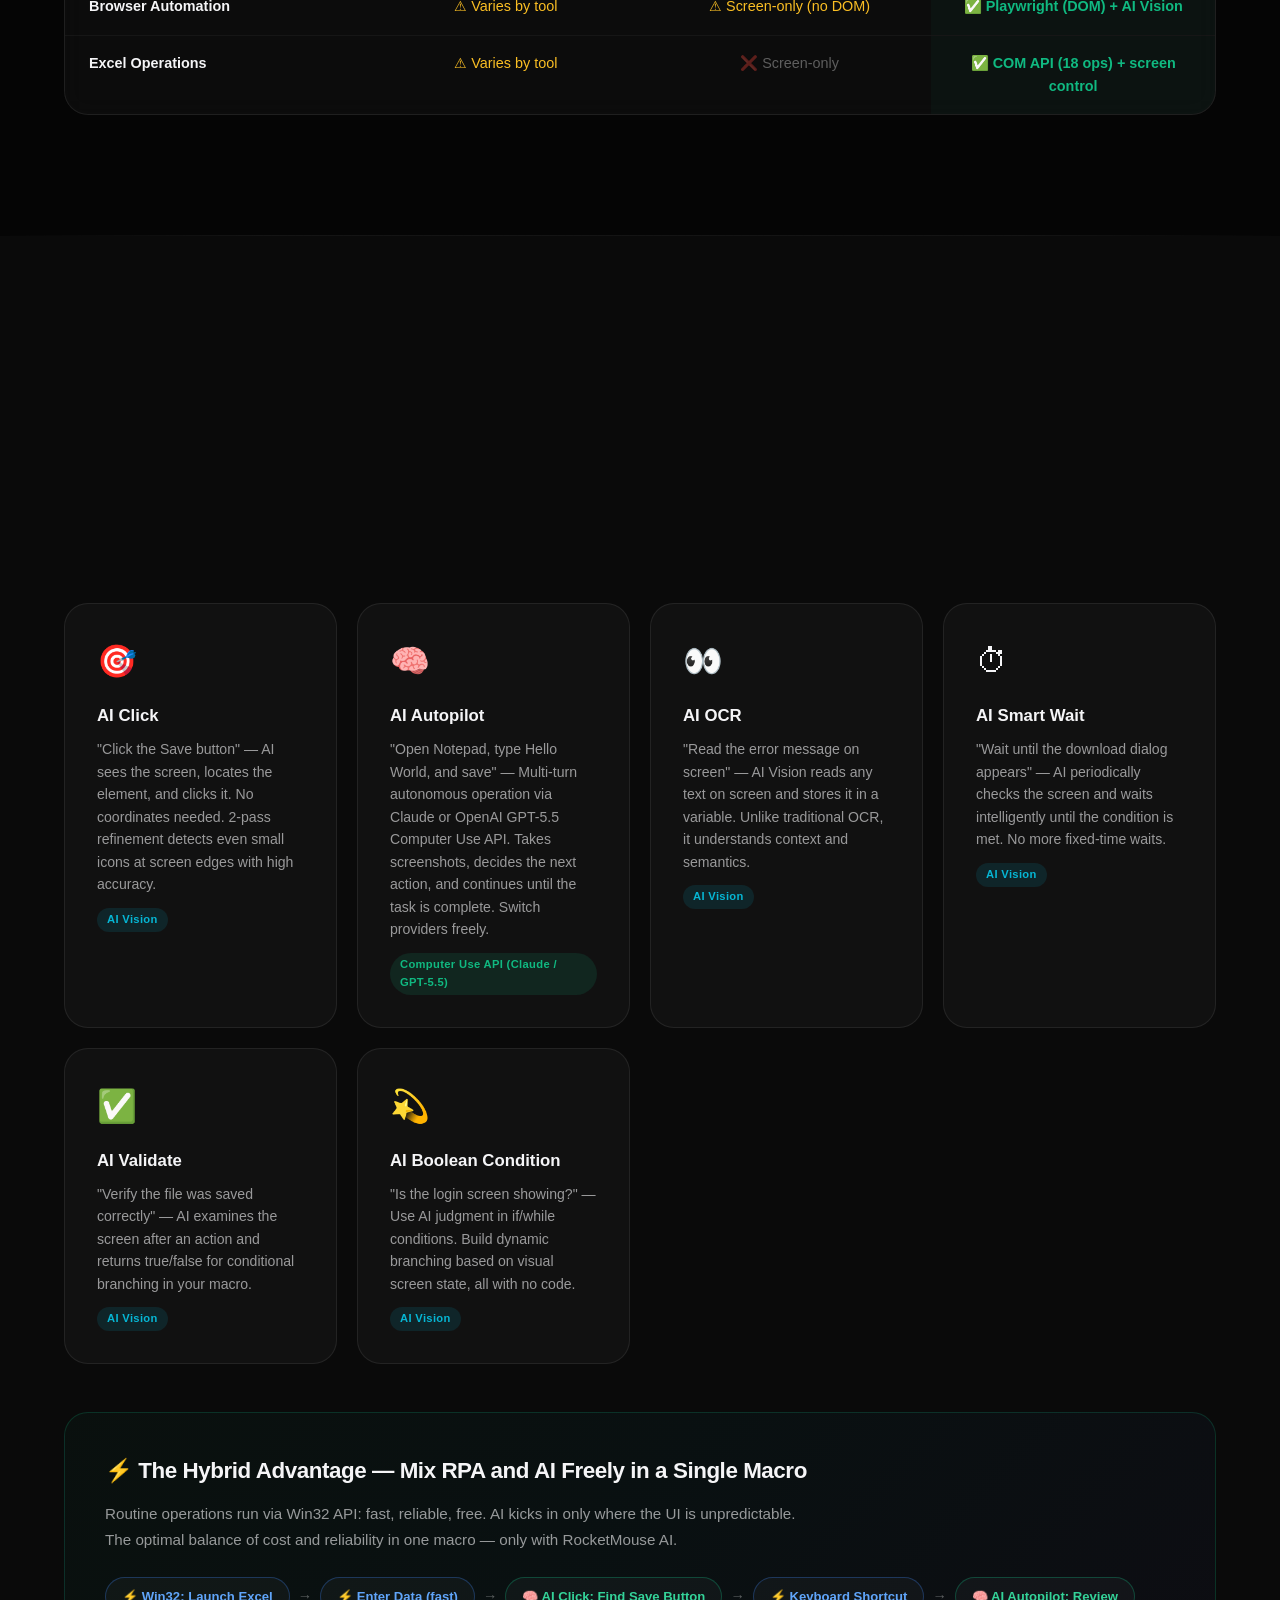
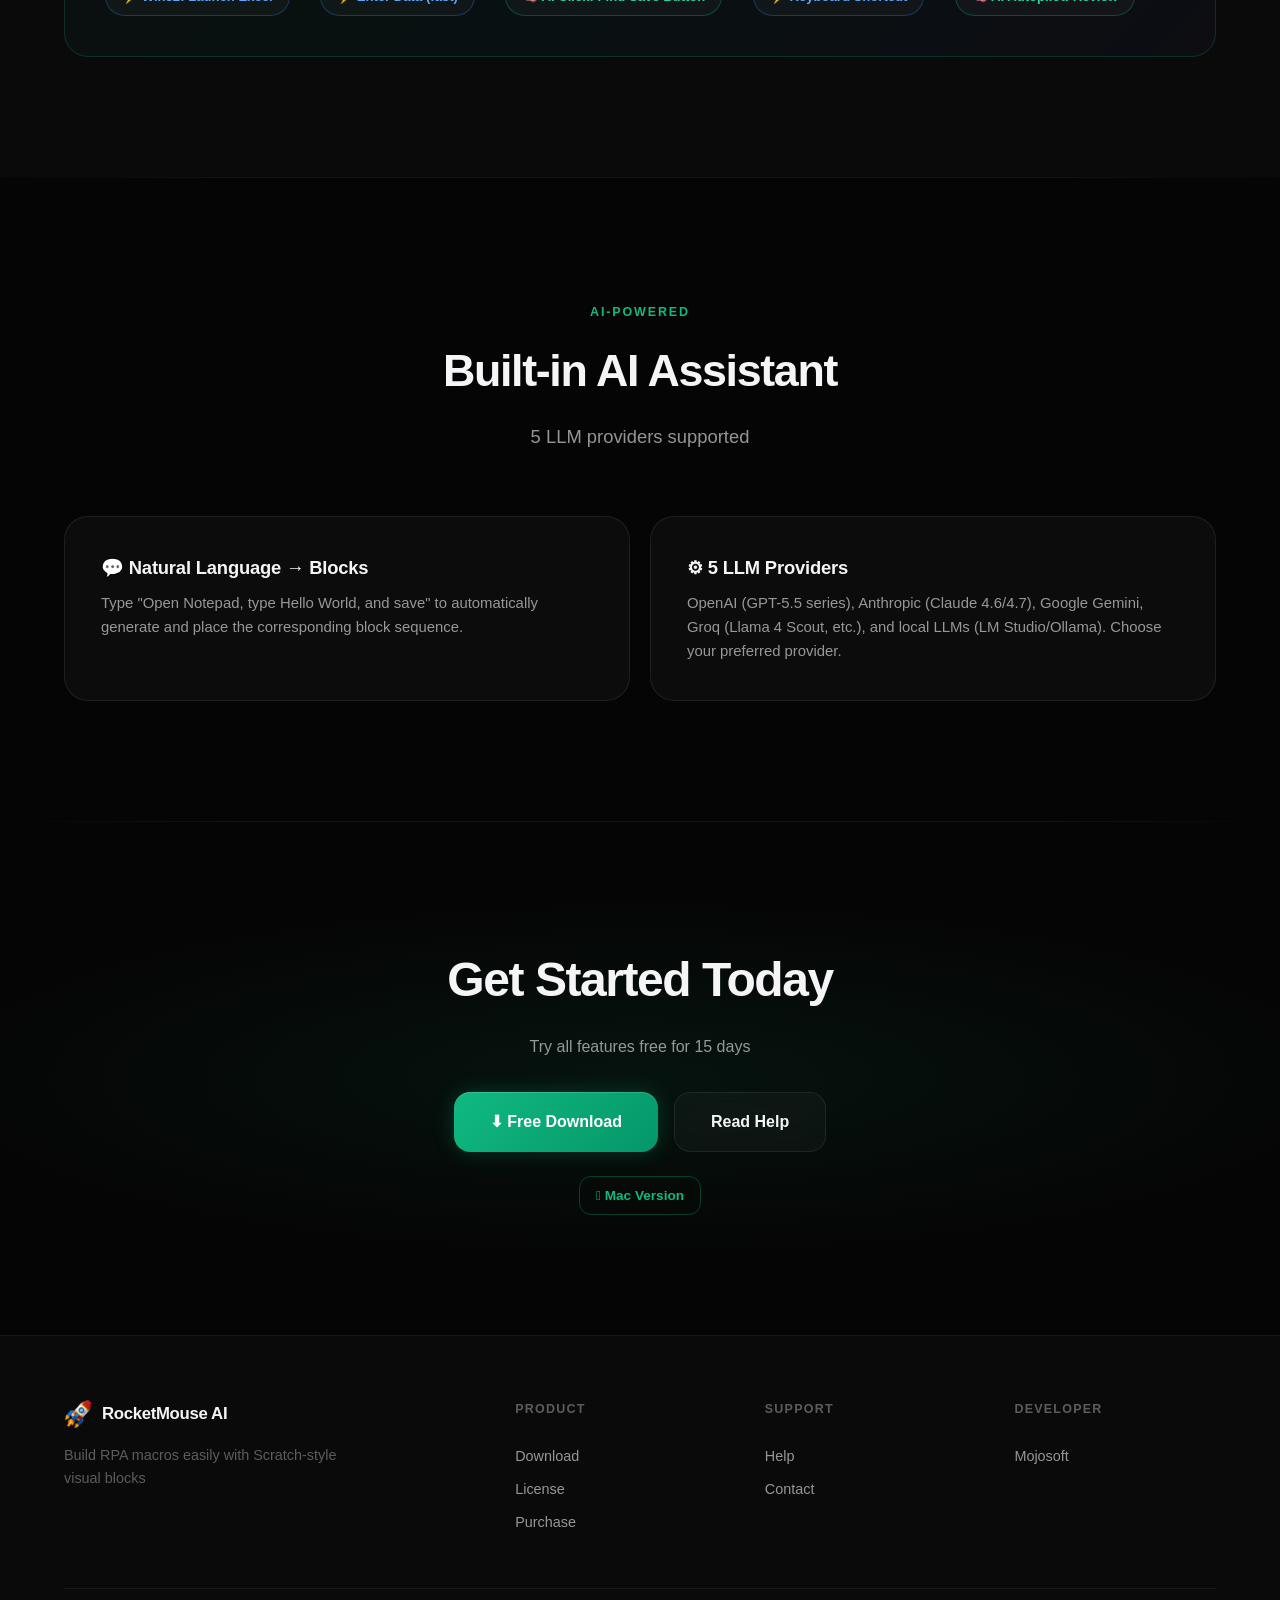
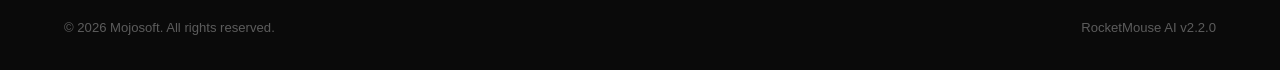
<file: en/index.html>
<!DOCTYPE html>
<html lang="en">
<head>
  <meta charset="UTF-8">
  <meta name="viewport" content="width=device-width, initial-scale=1.0">
  <title>RocketMouse AI — Visual RPA Macro Editor</title>
  <meta name="description" content="Build RPA macros by dragging and snapping Scratch-style puzzle blocks. No programming required.">
  <link rel="icon" type="image/png" href="../images/logo-64.png">
  <link rel="stylesheet" href="../css/style.css">
</head>
<body>

<nav class="nav">
  <div class="container">
    <a href="index.html" class="nav-brand"><img src="../images/logo-64.png" alt="">RocketMouse AI</a>
    <button class="nav-mobile-toggle">&#9776;</button>
    <div class="nav-links">
      <a href="index.html" class="active">Home</a>
      <a href="download.html">Download</a>
      <a href="help.html">Help</a>
      <a href="license.html">License</a>
      <a href="purchase.html">Purchase</a>
      <a href="contact.html">Contact</a>
      <div class="nav-lang">
        <a href="../index.html">JP</a>
        <a href="index.html" class="active">EN</a>
      </div>
    </div>
  </div>
</nav>

<!-- Hero — Animated mesh gradient + grid overlay -->
<section class="hero">
  <div class="hero-bg">
    <div class="orb orb-1"></div>
    <div class="orb orb-2"></div>
    <div class="orb orb-3"></div>
  </div>
  <div class="hero-grid"></div>
  <div class="container">
    <div class="hero-badge reveal">
      <span class="badge-dot"></span>
      <span>v2.2.0 — AI Computer Use Inside</span>
    </div>
    <img src="../images/logo-256.png" alt="RocketMouse AI" class="hero-logo">
    <h1 class="reveal reveal-delay-1"><span class="gradient-text">RocketMouse AI</span></h1>
    <p class="tagline reveal reveal-delay-2">The reliability of traditional RPA meets the intelligence of AI.<br>RPA just got a brain and eyes.</p>
    <div class="hero-buttons reveal reveal-delay-3">
      <a href="download.html" class="btn btn-primary btn-lg">&#11015; Free Download</a>
      <a href="help.html" class="btn btn-secondary btn-lg">&#128214; View Help</a>
    </div>
    <div class="hero-stats reveal reveal-delay-4">
      <div class="hero-stat"><div class="stat-value" data-count="217" data-suffix="+">0</div><div class="stat-label">Blocks</div></div>
      <div class="hero-stat"><div class="stat-value" data-count="69">0</div><div class="stat-label">Features</div></div>
      <div class="hero-stat"><div class="stat-value" data-count="474">0</div><div class="stat-label">Unit Tests</div></div>
      <div class="hero-stat"><div class="stat-value" data-count="5">0</div><div class="stat-label">AI Providers</div></div>
    </div>
  </div>
</section>

<hr class="section-divider">

<!-- Features -->
<section class="section section-alt">
  <div class="container">
    <div class="section-header reveal">
      <span class="section-label">Features</span>
      <h2>Key Features</h2>
      <p>Powerful automation without writing a single line of code</p>
    </div>
    <div class="feature-grid feature-grid-3">
      <div class="card reveal reveal-delay-1">
        <div class="card-icon">&#129513;</div>
        <h3>Scratch-Style Block Editor</h3>
        <p>Drag &amp; drop blocks to connect them. Build macros intuitively with no coding required.</p>
      </div>
      <div class="card reveal reveal-delay-2">
        <div class="card-icon">&#129302;</div>
        <h3>AI Computer Use <span class="badge badge-new" style="font-size:0.6em;vertical-align:middle;margin-left:6px;">NEW</span></h3>
        <p>AI that sees, understands, and operates your screen. Autonomous task completion via Claude Computer Use API.</p>
      </div>
      <div class="card reveal reveal-delay-3">
        <div class="card-icon">&#127760;</div>
        <h3>Browser Automation</h3>
        <p>Control Edge/Chrome via Playwright. Automate web forms, data collection, and more.</p>
      </div>
      <div class="card reveal reveal-delay-1">
        <div class="card-icon">&#128202;</div>
        <h3>Excel Integration</h3>
        <p>18 Excel operations via COM. Read/write cells, set formulas, run macros, and manage sheets.</p>
      </div>
      <div class="card reveal reveal-delay-2">
        <div class="card-icon">&#128065;</div>
        <h3>Image Recognition</h3>
        <p>OpenCV + Windows OCR to detect images and text on screen, find positions, and interact.</p>
      </div>
      <div class="card reveal reveal-delay-3">
        <div class="card-icon">&#128027;</div>
        <h3>Step-by-Step Debugging</h3>
        <p>Pause, step through, watch variables, and set breakpoints for reliable debugging.</p>
      </div>
    </div>
  </div>
</section>

<hr class="section-divider">

<!-- Screenshot Placeholder -->
<section class="section">
  <div class="container">
    <div class="section-header reveal">
      <span class="section-label">Preview</span>
      <h2>App Screenshots</h2>
    </div>
    <div class="screenshot-placeholder reveal">
      <div class="placeholder-icon">&#128247;</div>
      <p>App Screenshots — Coming Soon</p>
    </div>
  </div>
</section>

<hr class="section-divider">

<!-- Block Categories -->
<section class="section section-alt">
  <div class="container">
    <div class="section-header reveal">
      <span class="section-label">Blocks</span>
      <h2>217+ Block Types</h2>
      <p>Comprehensive blocks for every automation scenario</p>
    </div>
    <div class="feature-grid">
      <div class="block-cat-card reveal reveal-delay-1" style="--cat-color: #3B82F6;">
        <h3><span class="cat-dot"></span> Mouse</h3>
        <p>Click, drag, scroll, and more <span class="badge badge-blue">16 blocks</span></p>
      </div>
      <div class="block-cat-card reveal reveal-delay-1" style="--cat-color: #8B5CF6;">
        <h3><span class="cat-dot"></span> Keyboard</h3>
        <p>Key input, text paste <span class="badge badge-purple">2 blocks</span></p>
      </div>
      <div class="block-cat-card reveal reveal-delay-2" style="--cat-color: #EC4899;">
        <h3><span class="cat-dot"></span> Window</h3>
        <p>Window management <span class="badge" style="background:rgba(236,72,153,0.15);color:#EC4899;">8 blocks</span></p>
      </div>
      <div class="block-cat-card reveal reveal-delay-2" style="--cat-color: #06B6D4;">
        <h3><span class="cat-dot"></span> Browser</h3>
        <p>Playwright browser automation <span class="badge" style="background:rgba(6,182,212,0.15);color:#06B6D4;">16 blocks</span></p>
      </div>
      <div class="block-cat-card reveal reveal-delay-3" style="--cat-color: #10B981;">
        <h3><span class="cat-dot"></span> Excel</h3>
        <p>COM-based Excel operations <span class="badge badge-green">18 blocks</span></p>
      </div>
      <div class="block-cat-card reveal reveal-delay-3" style="--cat-color: #F97316;">
        <h3><span class="cat-dot"></span> File / Folder</h3>
        <p>File and folder operations <span class="badge badge-amber">15 blocks</span></p>
      </div>
      <div class="block-cat-card reveal reveal-delay-4" style="--cat-color: #FBBF24;">
        <h3><span class="cat-dot"></span> Control Flow</h3>
        <p>Conditions, loops, functions <span class="badge badge-amber">17 blocks</span></p>
      </div>
      <div class="block-cat-card reveal reveal-delay-4" style="--cat-color: #A78BFA;">
        <h3><span class="cat-dot"></span> AI</h3>
        <p>LLM API integration + Vision <span class="badge badge-purple">1 block</span></p>
      </div>
      <div class="block-cat-card reveal reveal-delay-5" style="--cat-color: #14B8A6;">
        <h3><span class="cat-dot"></span> Vision / OCR</h3>
        <p>Image recognition, text reading <span class="badge badge-green">9 blocks</span></p>
      </div>
      <div class="block-cat-card reveal reveal-delay-5" style="--cat-color: #06B6D4;">
        <h3><span class="cat-dot"></span> Data Processing</h3>
        <p>JSON, regex, dates, lists <span class="badge" style="background:rgba(6,182,212,0.15);color:#06B6D4;">22 blocks</span></p>
      </div>
      <div class="block-cat-card reveal" style="--cat-color: #EF4444;">
        <h3><span class="cat-dot"></span> Variable</h3>
        <p>Define, evaluate, reference <span class="badge" style="background:rgba(239,68,68,0.15);color:#EF4444;">5 blocks</span></p>
      </div>
      <div class="block-cat-card reveal" style="--cat-color: #8B949E;">
        <h3><span class="cat-dot"></span> System / Utility</h3>
        <p>App launch, ZIP, Base64, Hash <span class="badge" style="background:rgba(139,148,158,0.15);color:#8B949E;">18+ blocks</span></p>
      </div>
    </div>
    <div class="text-center mt-4 reveal">
      <a href="help.html#block-categories" class="btn btn-outline">View All Blocks &rarr;</a>
    </div>
  </div>
</section>

<hr class="section-divider">

<!-- Comparison Table: Traditional RPA vs AI Computer Use vs RocketMouse AI -->
<section class="section">
  <div class="container">
    <div class="section-header reveal">
      <span class="section-label">Why RocketMouse AI?</span>
      <h2>Traditional RPA vs AI Computer Use vs RocketMouse AI</h2>
      <p>RocketMouse AI is the only RPA tool that combines the best of both worlds</p>
    </div>
    <div class="comparison-table-wrap reveal">
      <table class="comparison-table">
        <thead>
          <tr>
            <th></th>
            <th>Traditional RPA</th>
            <th>AI Computer Use</th>
            <th class="col-winner">
              <span class="col-header-brand">RocketMouse AI</span>
              <span class="col-header-sub">Best of Both Worlds</span>
            </th>
          </tr>
        </thead>
        <tbody>
          <tr>
            <td>Execution Speed</td>
            <td class="compare-yes">&#9889; Fast (instant)</td>
            <td class="compare-no">&#128034; Slow (LLM inference per step)</td>
            <td class="col-winner compare-best">&#9889; Routine tasks run fast + AI only when needed</td>
          </tr>
          <tr>
            <td>API / Running Cost</td>
            <td class="compare-yes">&#128178; Zero (fully offline)</td>
            <td class="compare-no">&#128184; High (screenshot per step)</td>
            <td class="col-winner compare-best">&#128178; Routine tasks are free + minimal AI usage</td>
          </tr>
          <tr>
            <td>UI Layout Resilience</td>
            <td class="compare-no">&#10060; Fragile (coordinate/selector dependent)</td>
            <td class="compare-yes">&#9989; Strong (visually identifies elements)</td>
            <td class="col-winner compare-best">&#9989; AI visually recognizes UI elements</td>
          </tr>
          <tr>
            <td>Unexpected Dialog Handling</td>
            <td class="compare-no">&#10060; Can only stop</td>
            <td class="compare-yes">&#9989; Self-decides and adapts</td>
            <td class="col-winner compare-best">&#9989; AI Autopilot handles autonomously</td>
          </tr>
          <tr>
            <td>Ease of Creation</td>
            <td class="compare-partial">&#9888; Manual coordinate picking</td>
            <td class="compare-yes">&#9989; Natural language instructions</td>
            <td class="col-winner compare-best">&#9989; Drag &amp; drop + natural language</td>
          </tr>
          <tr>
            <td>Reproducibility</td>
            <td class="compare-yes">&#9989; Same input &rarr; same result</td>
            <td class="compare-no">&#10060; Different path each run</td>
            <td class="col-winner compare-best">&#9989; Deterministic for routine + AI for judgment</td>
          </tr>
          <tr>
            <td>Self-Healing</td>
            <td class="compare-no">&#10060; Not possible</td>
            <td class="compare-yes">&#9989; Observes and self-corrects</td>
            <td class="col-winner compare-best">&#9989; Built-in self-healing</td>
          </tr>
          <tr>
            <td>Offline Operation</td>
            <td class="compare-yes">&#9989; Fully supported</td>
            <td class="compare-no">&#10060; Requires internet</td>
            <td class="col-winner compare-best">&#9989; RPA runs offline + local LLM support</td>
          </tr>
          <tr>
            <td>Browser Automation</td>
            <td class="compare-partial">&#9888; Varies by tool</td>
            <td class="compare-partial">&#9888; Screen-only (no DOM)</td>
            <td class="col-winner compare-best">&#9989; Playwright (DOM) + AI Vision</td>
          </tr>
          <tr>
            <td>Excel Operations</td>
            <td class="compare-partial">&#9888; Varies by tool</td>
            <td class="compare-no">&#10060; Screen-only</td>
            <td class="col-winner compare-best">&#9989; COM API (18 ops) + screen control</td>
          </tr>
        </tbody>
      </table>
    </div>
  </div>
</section>

<hr class="section-divider">

<!-- AI Vision Showcase: How Computer Use Powers RocketMouse AI -->
<section class="section section-alt">
  <div class="container">
    <div class="section-header reveal">
      <span class="section-label">AI Vision &amp; Computer Use</span>
      <h2>AI That Sees, Understands, and Operates</h2>
      <p>Dual-provider Computer Use: Anthropic Claude and OpenAI GPT-5.5. RPA now has a brain and eyes.</p>
    </div>

    <div class="vision-flow">
      <div class="vision-card reveal reveal-delay-1">
        <span class="vision-icon">&#127919;</span>
        <h3>AI Click</h3>
        <p>"Click the Save button" &mdash; AI sees the screen, locates the element, and clicks it. No coordinates needed. 2-pass refinement detects even small icons at screen edges with high accuracy.</p>
        <span class="vision-tag vision-tag-vision">AI Vision</span>
      </div>
      <div class="vision-card reveal reveal-delay-2">
        <span class="vision-icon">&#129504;</span>
        <h3>AI Autopilot</h3>
        <p>"Open Notepad, type Hello World, and save" &mdash; Multi-turn autonomous operation via Claude or OpenAI GPT-5.5 Computer Use API. Takes screenshots, decides the next action, and continues until the task is complete. Switch providers freely.</p>
        <span class="vision-tag vision-tag-native">Computer Use API (Claude / GPT-5.5)</span>
      </div>
      <div class="vision-card reveal reveal-delay-3">
        <span class="vision-icon">&#128064;</span>
        <h3>AI OCR</h3>
        <p>"Read the error message on screen" &mdash; AI Vision reads any text on screen and stores it in a variable. Unlike traditional OCR, it understands context and semantics.</p>
        <span class="vision-tag vision-tag-vision">AI Vision</span>
      </div>
      <div class="vision-card reveal reveal-delay-4">
        <span class="vision-icon">&#9201;</span>
        <h3>AI Smart Wait</h3>
        <p>"Wait until the download dialog appears" &mdash; AI periodically checks the screen and waits intelligently until the condition is met. No more fixed-time waits.</p>
        <span class="vision-tag vision-tag-vision">AI Vision</span>
      </div>
      <div class="vision-card reveal reveal-delay-5">
        <span class="vision-icon">&#9989;</span>
        <h3>AI Validate</h3>
        <p>"Verify the file was saved correctly" &mdash; AI examines the screen after an action and returns true/false for conditional branching in your macro.</p>
        <span class="vision-tag vision-tag-vision">AI Vision</span>
      </div>
      <div class="vision-card reveal reveal-delay-5">
        <span class="vision-icon">&#128171;</span>
        <h3>AI Boolean Condition</h3>
        <p>"Is the login screen showing?" &mdash; Use AI judgment in if/while conditions. Build dynamic branching based on visual screen state, all with no code.</p>
        <span class="vision-tag vision-tag-vision">AI Vision</span>
      </div>
    </div>

    <!-- Hybrid Advantage -->
    <div class="hybrid-banner reveal">
      <h3>&#9889; The Hybrid Advantage &mdash; Mix RPA and AI Freely in a Single Macro</h3>
      <p>Routine operations run via Win32 API: fast, reliable, free. AI kicks in only where the UI is unpredictable. The optimal balance of cost and reliability in one macro &mdash; only with RocketMouse AI.</p>
      <div class="hybrid-flow-steps">
        <span class="hybrid-step hybrid-step-rpa">&#9889; Win32: Launch Excel</span>
        <span class="hybrid-step-arrow">&rarr;</span>
        <span class="hybrid-step hybrid-step-rpa">&#9889; Enter Data (fast)</span>
        <span class="hybrid-step-arrow">&rarr;</span>
        <span class="hybrid-step hybrid-step-ai">&#129504; AI Click: Find Save Button</span>
        <span class="hybrid-step-arrow">&rarr;</span>
        <span class="hybrid-step hybrid-step-rpa">&#9889; Keyboard Shortcut</span>
        <span class="hybrid-step-arrow">&rarr;</span>
        <span class="hybrid-step hybrid-step-ai">&#129504; AI Autopilot: Review</span>
      </div>
    </div>
  </div>
</section>

<hr class="section-divider">

<!-- AI Assistant & Providers -->
<section class="section">
  <div class="container">
    <div class="section-header reveal">
      <span class="section-label">AI-Powered</span>
      <h2>Built-in AI Assistant</h2>
      <p>5 LLM providers supported</p>
    </div>
    <div class="feature-grid" style="grid-template-columns: 1fr 1fr;">
      <div class="card reveal reveal-delay-1">
        <h3>&#128172; Natural Language &rarr; Blocks</h3>
        <p>Type "Open Notepad, type Hello World, and save" to automatically generate and place the corresponding block sequence.</p>
      </div>
      <div class="card reveal reveal-delay-2">
        <h3>&#9881; 5 LLM Providers</h3>
        <p>OpenAI (GPT-5.5 series), Anthropic (Claude 4.6/4.7), Google Gemini, Groq (Llama 4 Scout, etc.), and local LLMs (LM Studio/Ollama). Choose your preferred provider.</p>
      </div>
    </div>
  </div>
</section>

<hr class="section-divider">

<!-- CTA -->
<section class="cta-section">
  <div class="container">
    <h2 class="reveal">Get Started Today</h2>
    <p class="text-muted reveal reveal-delay-1" style="margin-bottom:32px;">Try all features free for 15 days</p>
    <div class="hero-buttons reveal reveal-delay-2">
      <a href="download.html" class="btn btn-primary btn-lg">&#11015; Free Download</a>
      <a href="help.html" class="btn btn-secondary btn-lg">Read Help</a>
    </div>
    <p class="text-muted reveal reveal-delay-3" style="margin-top:24px;">
      <a href="https://mojosoftjp.github.io/rocketmouse-mac/" class="btn btn-outline btn-sm">&#63743; Mac Version</a>
    </p>
  </div>
</section>

<footer class="footer">
  <div class="container">
    <div class="footer-grid">
      <div class="footer-brand">
        <a href="index.html" class="nav-brand"><img src="../images/logo-64.png" alt="" style="width:28px;height:28px">RocketMouse AI</a>
        <p>Build RPA macros easily with Scratch-style visual blocks</p>
      </div>
      <div class="footer-col"><h4>Product</h4><a href="download.html">Download</a><a href="license.html">License</a><a href="purchase.html">Purchase</a></div>
      <div class="footer-col"><h4>Support</h4><a href="help.html">Help</a><a href="contact.html">Contact</a></div>
      <div class="footer-col"><h4>Developer</h4><a href="#">Mojosoft</a></div>
    </div>
    <div class="footer-bottom">
      <span>&copy; 2026 Mojosoft. All rights reserved.</span>
      <span>RocketMouse AI v2.2.0</span>
    </div>
  </div>
</footer>

<script src="../js/main.js"></script>
</body>
</html>
</file>
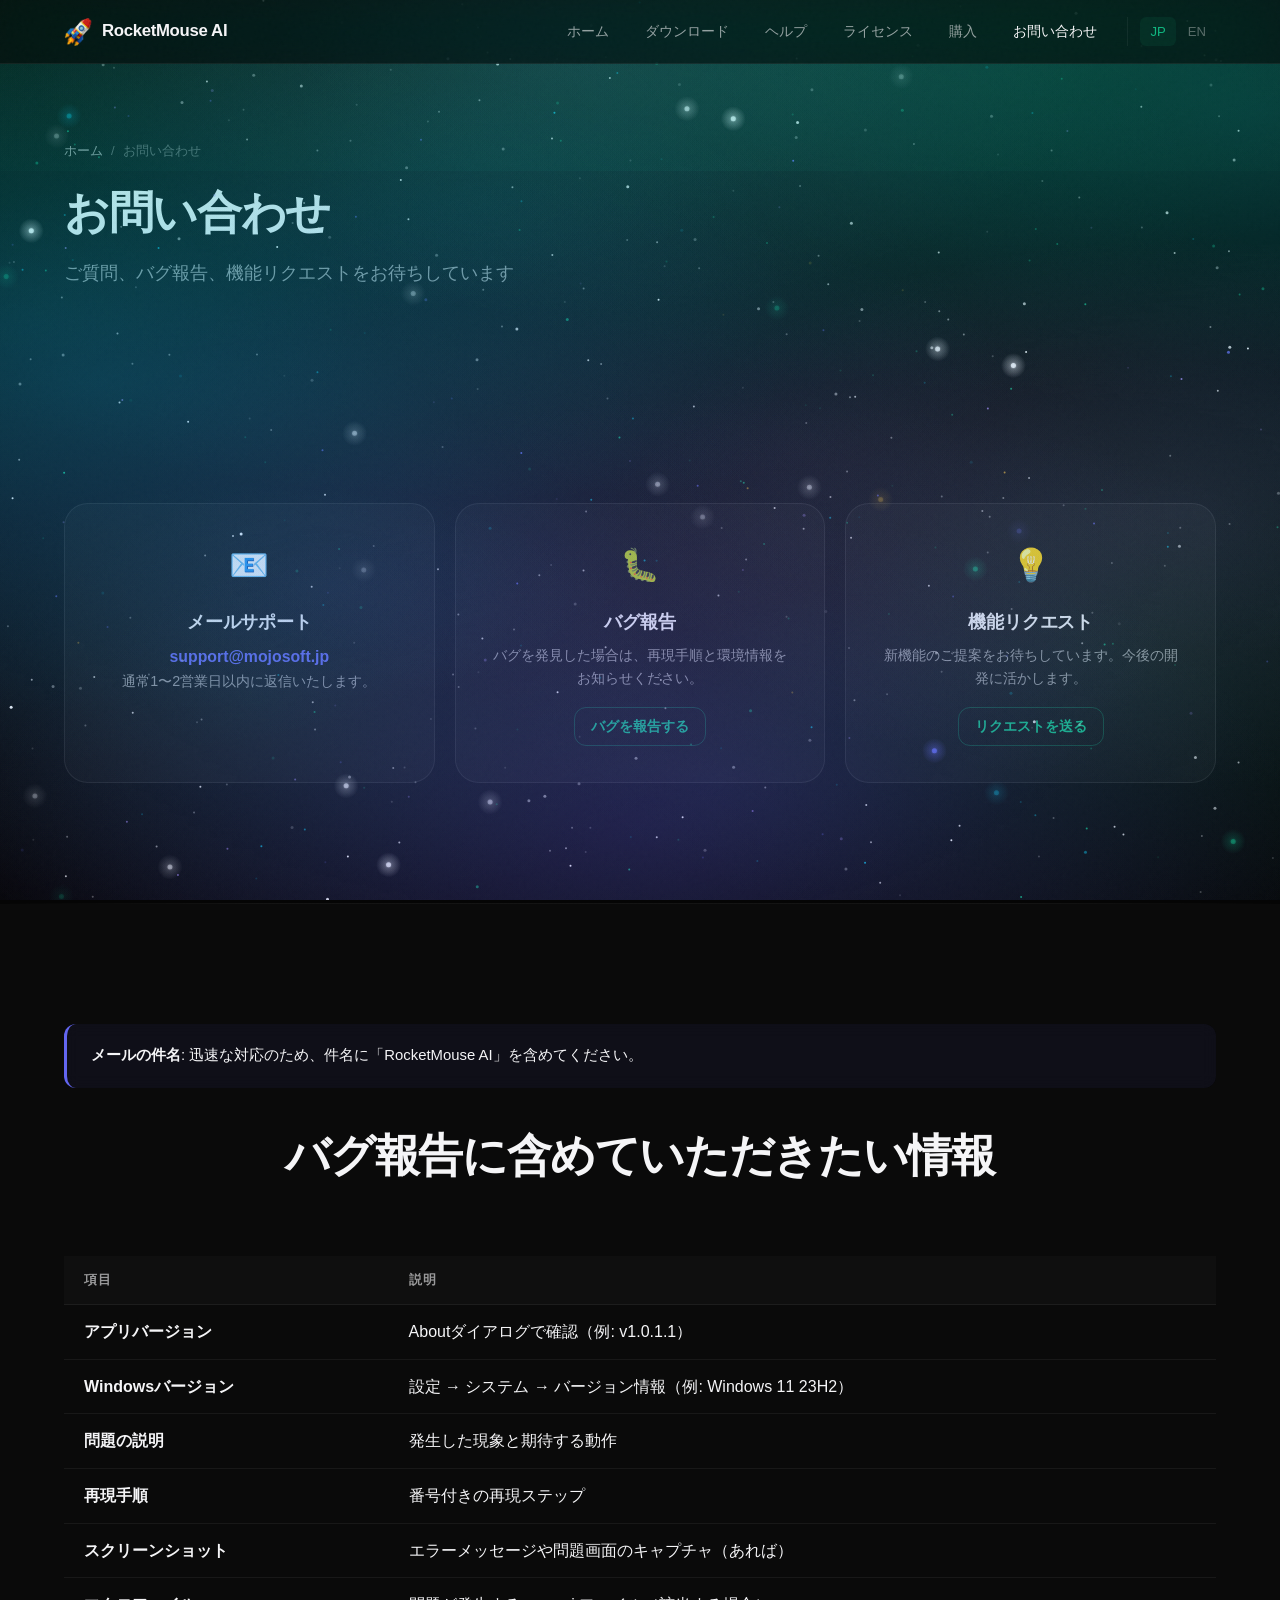
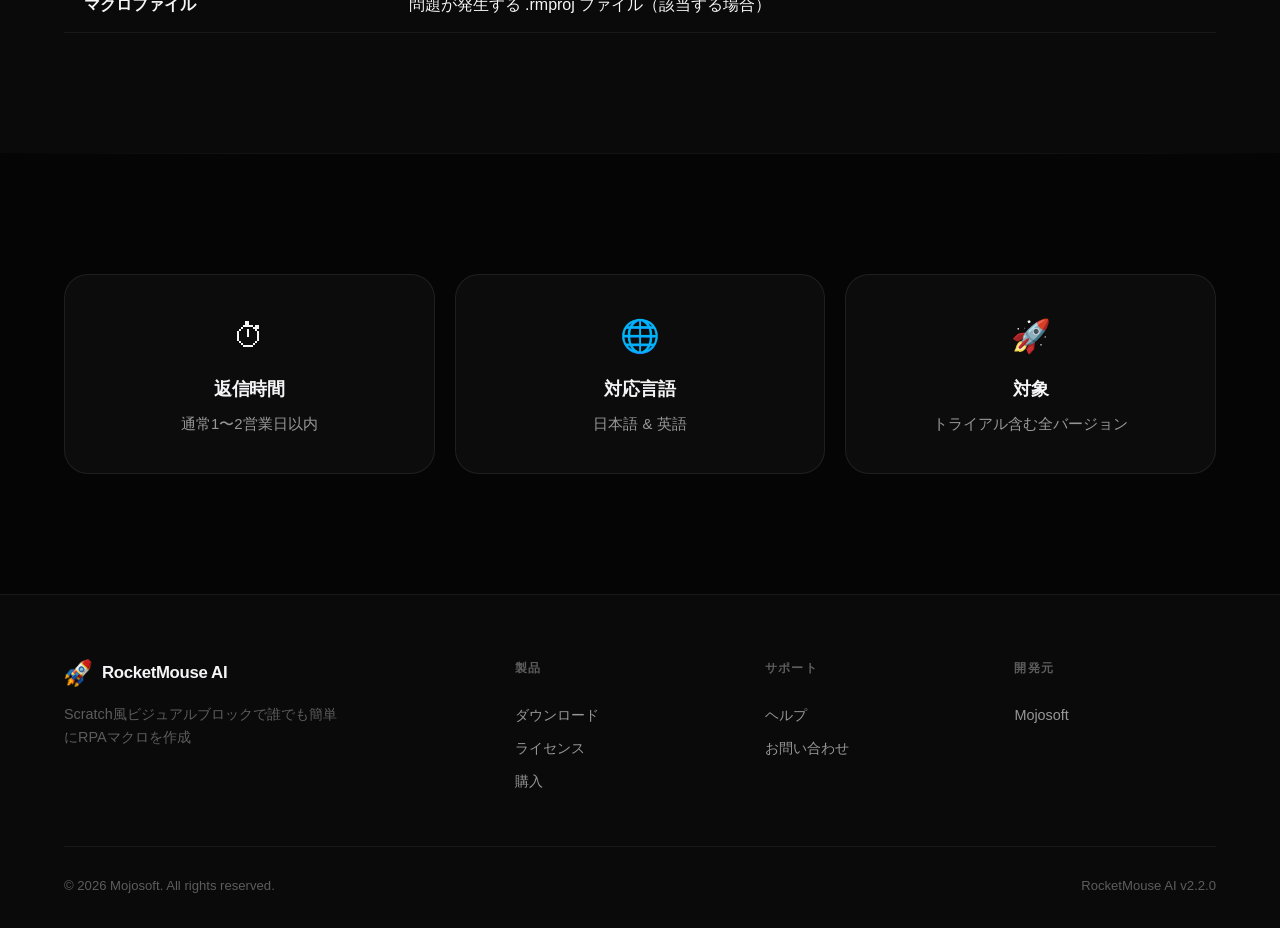
<file: contact.html>
<!DOCTYPE html>
<html lang="ja">
<head>
  <meta charset="UTF-8">
  <meta name="viewport" content="width=device-width, initial-scale=1.0">
  <title>お問い合わせ — RocketMouse AI</title>
  <meta name="description" content="RocketMouse AI へのお問い合わせ、バグ報告、機能リクエスト。">
  <link rel="icon" type="image/png" href="images/logo-64.png">
  <link rel="stylesheet" href="css/style.css">
</head>
<body>

<nav class="nav">
  <div class="container">
    <a href="index.html" class="nav-brand"><img src="images/logo-64.png" alt="">RocketMouse AI</a>
    <button class="nav-mobile-toggle">&#9776;</button>
    <div class="nav-links">
      <a href="index.html">ホーム</a>
      <a href="download.html">ダウンロード</a>
      <a href="help.html">ヘルプ</a>
      <a href="license.html">ライセンス</a>
      <a href="purchase.html">購入</a>
      <a href="contact.html" class="active">お問い合わせ</a>
      <div class="nav-lang">
        <a href="contact.html" class="active">JP</a>
        <a href="en/contact.html">EN</a>
      </div>
    </div>
  </div>
</nav>

<div class="page-header">
  <div class="container">
    <div class="breadcrumb"><a href="index.html">ホーム</a><span>/</span><span>お問い合わせ</span></div>
    <h1>お問い合わせ</h1>
    <p>ご質問、バグ報告、機能リクエストをお待ちしています</p>
  </div>
</div>

<section class="section">
  <div class="container">
    <div class="contact-info reveal">
      <div class="card contact-card">
        <div class="contact-icon">&#128231;</div>
        <h3>メールサポート</h3>
        <p><a href="mailto:support@mojosoft.jp" style="font-size:1.1em;font-weight:600;">support@mojosoft.jp</a></p>
        <p>通常1〜2営業日以内に返信いたします。</p>
      </div>
      <div class="card contact-card">
        <div class="contact-icon">&#128027;</div>
        <h3>バグ報告</h3>
        <p>バグを発見した場合は、再現手順と環境情報をお知らせください。</p>
        <a href="mailto:support@mojosoft.jp?subject=RocketMouse AI バグ報告" class="btn btn-sm btn-outline mt-2">バグを報告する</a>
      </div>
      <div class="card contact-card">
        <div class="contact-icon">&#128161;</div>
        <h3>機能リクエスト</h3>
        <p>新機能のご提案をお待ちしています。今後の開発に活かします。</p>
        <a href="mailto:support@mojosoft.jp?subject=RocketMouse AI 機能リクエスト" class="btn btn-sm btn-outline mt-2">リクエストを送る</a>
      </div>
    </div>
  </div>
</section>

<hr class="section-divider">

<section class="section section-alt">
  <div class="container">
    <div class="notice notice-info reveal">
      <strong>メールの件名</strong>: 迅速な対応のため、件名に「RocketMouse AI」を含めてください。
    </div>
    <div class="section-header mt-4 reveal"><h2>バグ報告に含めていただきたい情報</h2></div>
    <div class="reveal">
      <table>
        <thead><tr><th>項目</th><th>説明</th></tr></thead>
        <tbody>
          <tr><td><strong>アプリバージョン</strong></td><td>Aboutダイアログで確認（例: v1.0.1.1）</td></tr>
          <tr><td><strong>Windowsバージョン</strong></td><td>設定 → システム → バージョン情報（例: Windows 11 23H2）</td></tr>
          <tr><td><strong>問題の説明</strong></td><td>発生した現象と期待する動作</td></tr>
          <tr><td><strong>再現手順</strong></td><td>番号付きの再現ステップ</td></tr>
          <tr><td><strong>スクリーンショット</strong></td><td>エラーメッセージや問題画面のキャプチャ（あれば）</td></tr>
          <tr><td><strong>マクロファイル</strong></td><td>問題が発生する .rmproj ファイル（該当する場合）</td></tr>
        </tbody>
      </table>
    </div>
  </div>
</section>

<hr class="section-divider">

<section class="section">
  <div class="container">
    <div class="feature-grid feature-grid-3 reveal">
      <div class="card" style="text-align:center;">
        <div style="font-size:2em;margin-bottom:12px;">&#9201;</div>
        <h3>返信時間</h3>
        <p>通常1〜2営業日以内</p>
      </div>
      <div class="card" style="text-align:center;">
        <div style="font-size:2em;margin-bottom:12px;">&#127760;</div>
        <h3>対応言語</h3>
        <p>日本語 &amp; 英語</p>
      </div>
      <div class="card" style="text-align:center;">
        <div style="font-size:2em;margin-bottom:12px;">&#128640;</div>
        <h3>対象</h3>
        <p>トライアル含む全バージョン</p>
      </div>
    </div>
  </div>
</section>

<footer class="footer">
  <div class="container">
    <div class="footer-grid">
      <div class="footer-brand"><a href="index.html" class="nav-brand"><img src="images/logo-64.png" alt="" style="width:28px;height:28px">RocketMouse AI</a><p>Scratch風ビジュアルブロックで誰でも簡単にRPAマクロを作成</p></div>
      <div class="footer-col"><h4>製品</h4><a href="download.html">ダウンロード</a><a href="license.html">ライセンス</a><a href="purchase.html">購入</a></div>
      <div class="footer-col"><h4>サポート</h4><a href="help.html">ヘルプ</a><a href="contact.html">お問い合わせ</a></div>
      <div class="footer-col"><h4>開発元</h4><a href="#">Mojosoft</a></div>
    </div>
    <div class="footer-bottom"><span>&copy; 2026 Mojosoft. All rights reserved.</span><span>RocketMouse AI v2.2.0</span></div>
  </div>
</footer>

<script src="js/main.js"></script>
</body>
</html>
</file>
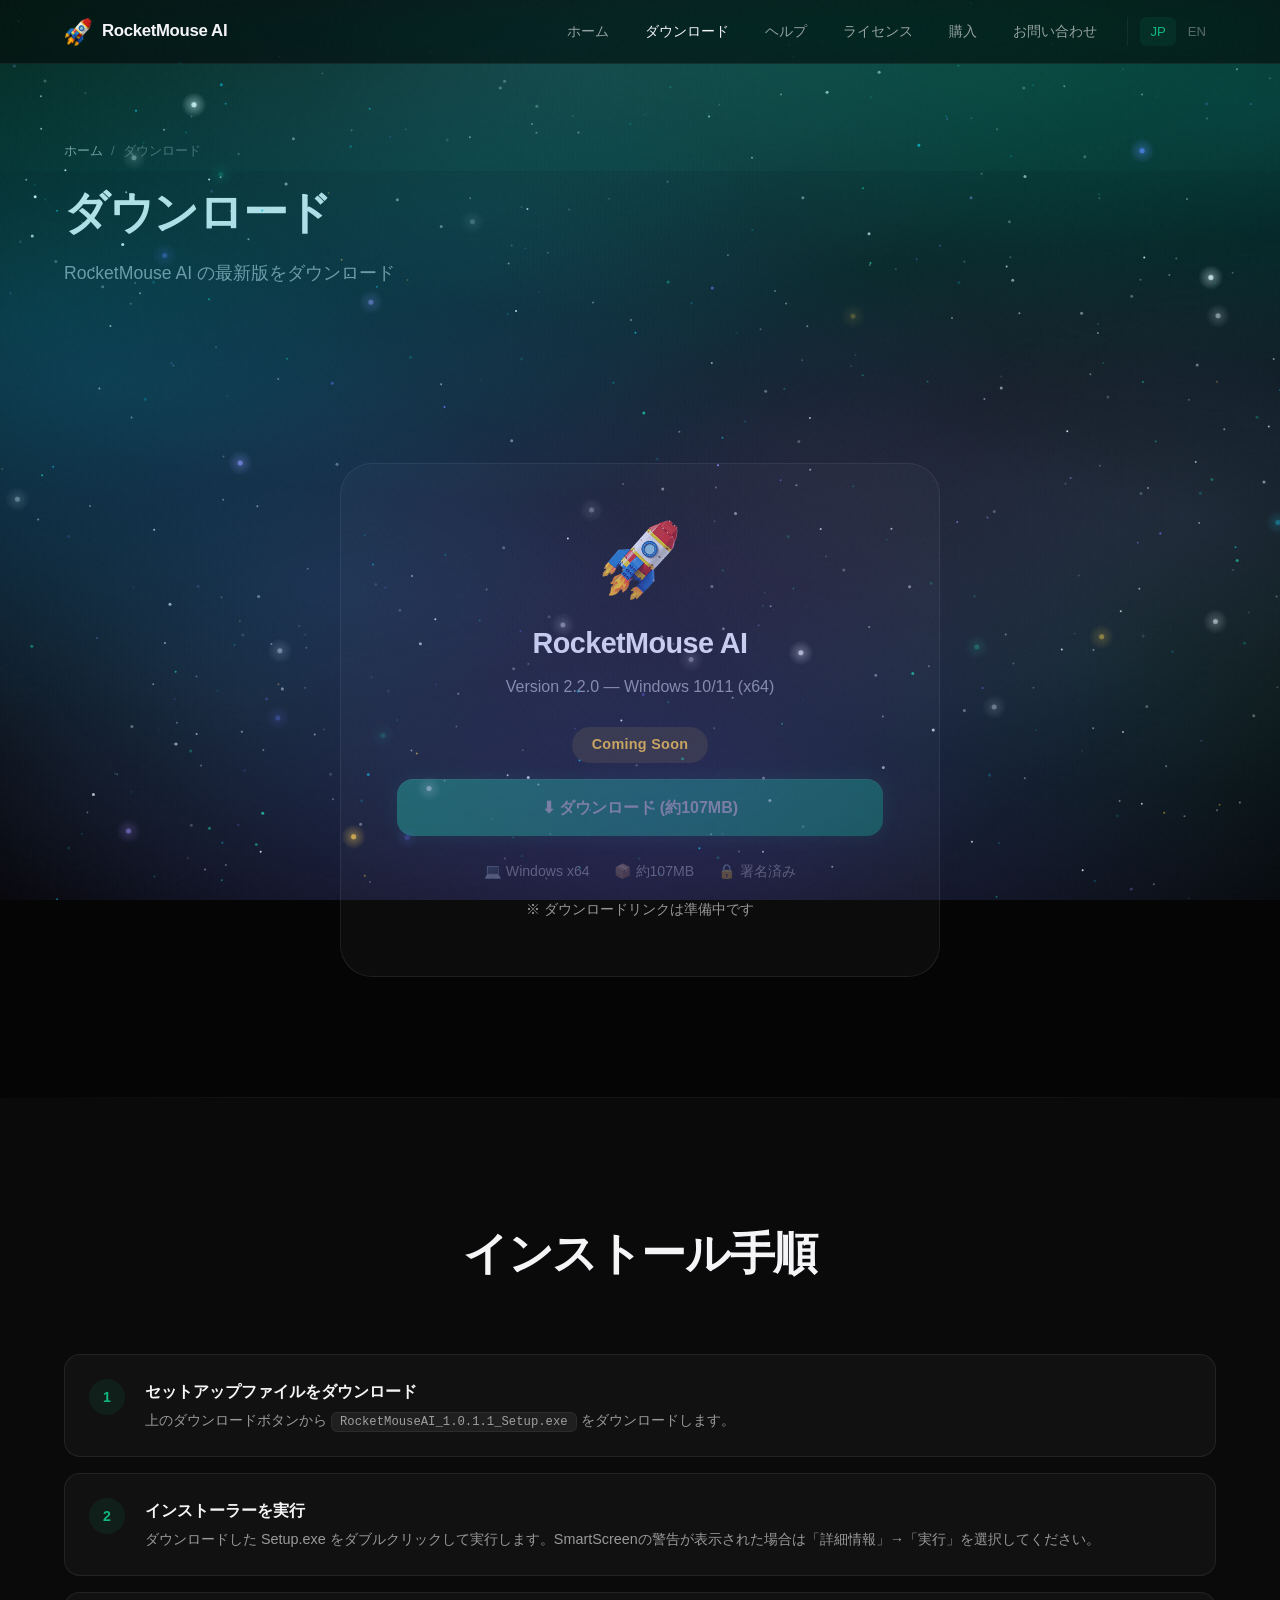
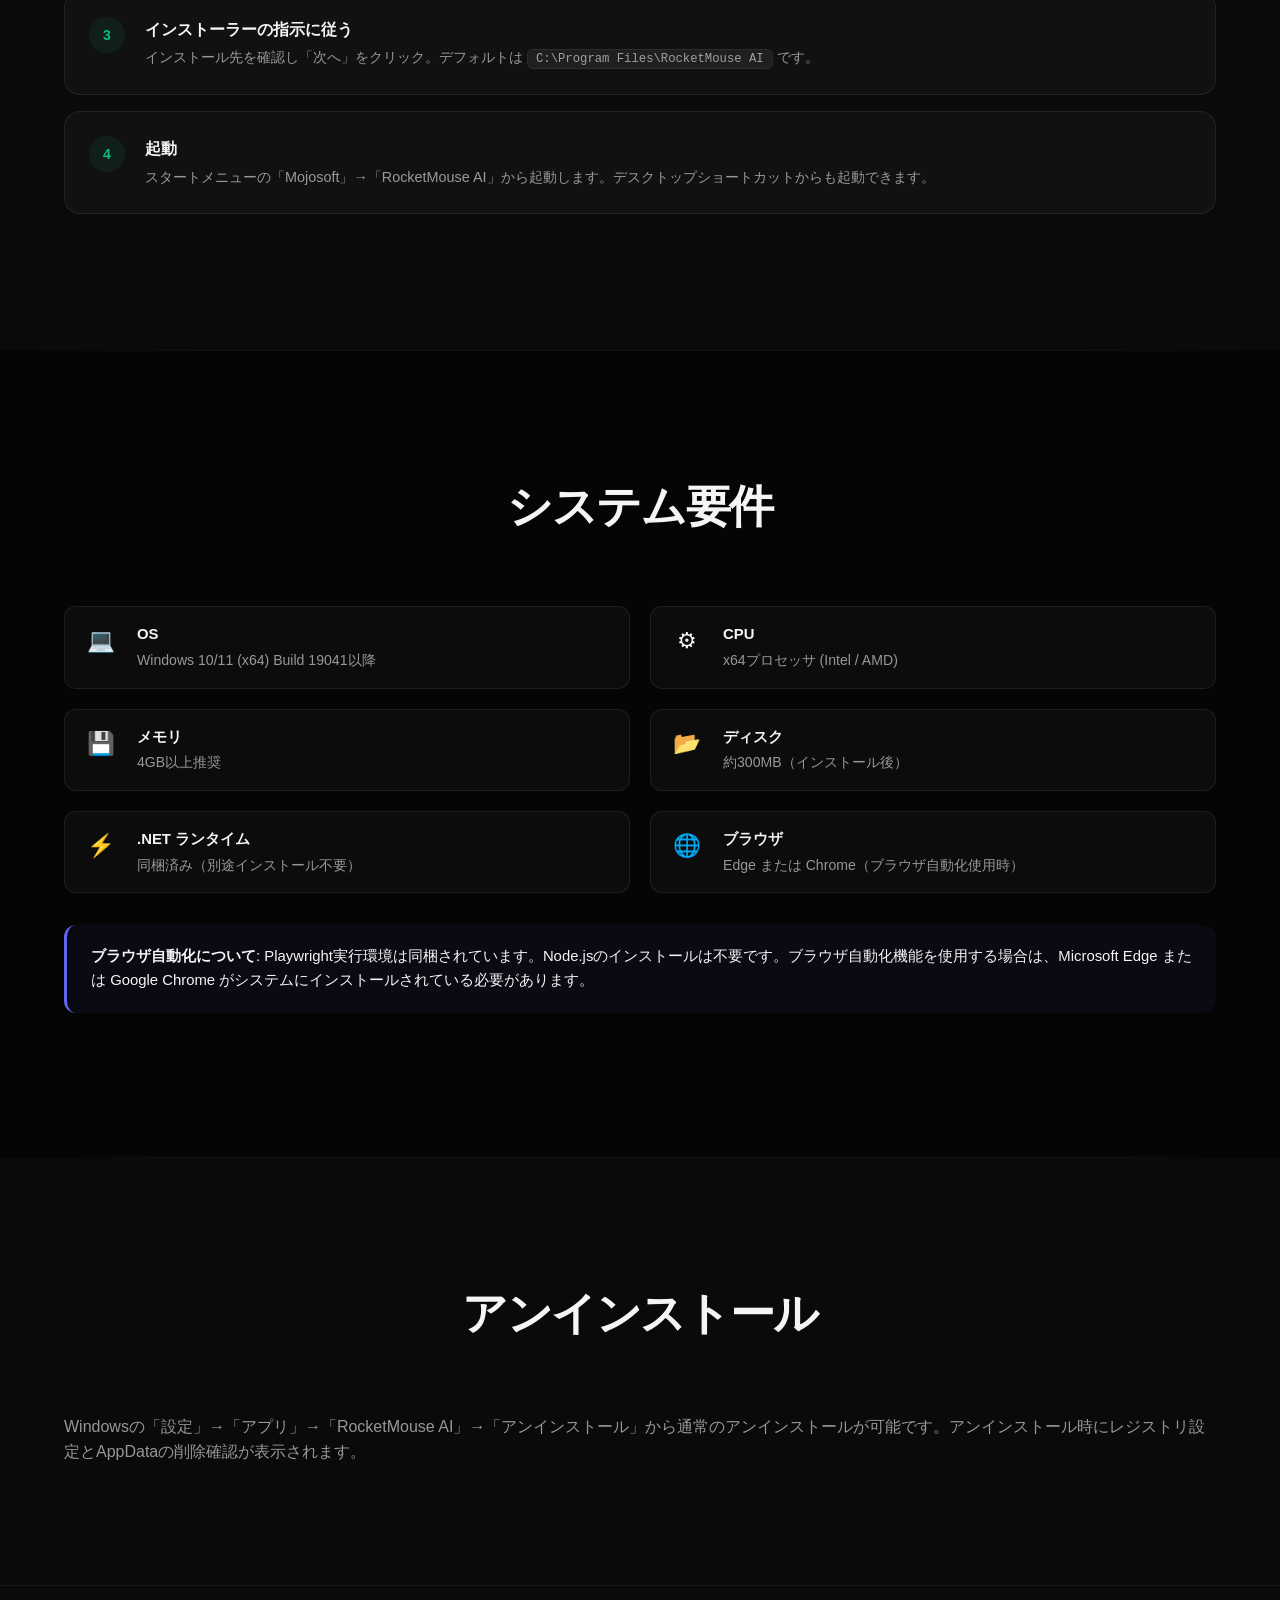
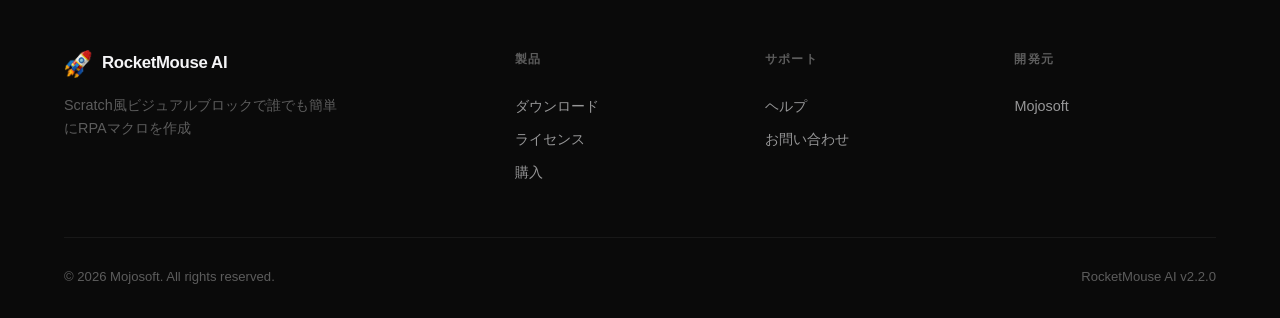
<file: download.html>
<!DOCTYPE html>
<html lang="ja">
<head>
  <meta charset="UTF-8">
  <meta name="viewport" content="width=device-width, initial-scale=1.0">
  <title>ダウンロード — RocketMouse AI</title>
  <meta name="description" content="RocketMouse AI の最新版をダウンロード。Windows 10/11対応。">
  <link rel="icon" type="image/png" href="images/logo-64.png">
  <link rel="stylesheet" href="css/style.css">
</head>
<body>

<nav class="nav">
  <div class="container">
    <a href="index.html" class="nav-brand"><img src="images/logo-64.png" alt="">RocketMouse AI</a>
    <button class="nav-mobile-toggle">&#9776;</button>
    <div class="nav-links">
      <a href="index.html">ホーム</a>
      <a href="download.html" class="active">ダウンロード</a>
      <a href="help.html">ヘルプ</a>
      <a href="license.html">ライセンス</a>
      <a href="purchase.html">購入</a>
      <a href="contact.html">お問い合わせ</a>
      <div class="nav-lang">
        <a href="download.html" class="active">JP</a>
        <a href="en/download.html">EN</a>
      </div>
    </div>
  </div>
</nav>

<div class="page-header">
  <div class="container">
    <div class="breadcrumb"><a href="index.html">ホーム</a><span>/</span><span>ダウンロード</span></div>
    <h1>ダウンロード</h1>
    <p>RocketMouse AI の最新版をダウンロード</p>
  </div>
</div>

<section class="section">
  <div class="container">
    <div class="download-card reveal">
      <img src="images/logo-128.png" alt="RocketMouse AI" style="width:80px;height:80px;margin:0 auto 20px;">
      <h2>RocketMouse AI</h2>
      <p class="download-version">Version 2.2.0 &mdash; Windows 10/11 (x64)</p>
      <span class="badge badge-amber" style="font-size:0.9em;padding:6px 20px;margin-bottom:16px;">Coming Soon</span>
      <a href="#" class="btn btn-primary btn-lg" style="width:100%;justify-content:center;opacity:0.5;pointer-events:none;">&#11015; ダウンロード (約107MB)</a>
      <div class="download-meta">
        <span>&#128187; Windows x64</span>
        <span>&#128230; 約107MB</span>
        <span>&#128274; 署名済み</span>
      </div>
      <p class="text-muted" style="margin-top:16px;font-size:0.85em;">※ ダウンロードリンクは準備中です</p>
    </div>
  </div>
</section>

<hr class="section-divider">

<section class="section section-alt">
  <div class="container">
    <div class="section-header reveal">
      <h2>インストール手順</h2>
    </div>
    <div class="steps reveal">
      <div class="step-item">
        <div class="step-content">
          <h4>セットアップファイルをダウンロード</h4>
          <p>上のダウンロードボタンから <code>RocketMouseAI_1.0.1.1_Setup.exe</code> をダウンロードします。</p>
        </div>
      </div>
      <div class="step-item">
        <div class="step-content">
          <h4>インストーラーを実行</h4>
          <p>ダウンロードした Setup.exe をダブルクリックして実行します。SmartScreenの警告が表示された場合は「詳細情報」→「実行」を選択してください。</p>
        </div>
      </div>
      <div class="step-item">
        <div class="step-content">
          <h4>インストーラーの指示に従う</h4>
          <p>インストール先を確認し「次へ」をクリック。デフォルトは <code>C:\Program Files\RocketMouse AI</code> です。</p>
        </div>
      </div>
      <div class="step-item">
        <div class="step-content">
          <h4>起動</h4>
          <p>スタートメニューの「Mojosoft」→「RocketMouse AI」から起動します。デスクトップショートカットからも起動できます。</p>
        </div>
      </div>
    </div>
  </div>
</section>

<hr class="section-divider">

<section class="section">
  <div class="container">
    <div class="section-header reveal">
      <h2>システム要件</h2>
    </div>
    <div class="requirements-grid reveal">
      <div class="requirement-item">
        <div class="req-icon">&#128187;</div>
        <div><div class="req-label">OS</div><div class="req-value">Windows 10/11 (x64) Build 19041以降</div></div>
      </div>
      <div class="requirement-item">
        <div class="req-icon">&#9881;</div>
        <div><div class="req-label">CPU</div><div class="req-value">x64プロセッサ (Intel / AMD)</div></div>
      </div>
      <div class="requirement-item">
        <div class="req-icon">&#128190;</div>
        <div><div class="req-label">メモリ</div><div class="req-value">4GB以上推奨</div></div>
      </div>
      <div class="requirement-item">
        <div class="req-icon">&#128194;</div>
        <div><div class="req-label">ディスク</div><div class="req-value">約300MB（インストール後）</div></div>
      </div>
      <div class="requirement-item">
        <div class="req-icon">&#9889;</div>
        <div><div class="req-label">.NET ランタイム</div><div class="req-value">同梱済み（別途インストール不要）</div></div>
      </div>
      <div class="requirement-item">
        <div class="req-icon">&#127760;</div>
        <div><div class="req-label">ブラウザ</div><div class="req-value">Edge または Chrome（ブラウザ自動化使用時）</div></div>
      </div>
    </div>
    <div class="notice notice-info mt-4 reveal">
      <strong>ブラウザ自動化について</strong>: Playwright実行環境は同梱されています。Node.jsのインストールは不要です。ブラウザ自動化機能を使用する場合は、Microsoft Edge または Google Chrome がシステムにインストールされている必要があります。
    </div>
  </div>
</section>

<hr class="section-divider">

<section class="section section-alt">
  <div class="container">
    <div class="section-header reveal">
      <h2>アンインストール</h2>
    </div>
    <p class="text-muted reveal">Windowsの「設定」→「アプリ」→「RocketMouse AI」→「アンインストール」から通常のアンインストールが可能です。アンインストール時にレジストリ設定とAppDataの削除確認が表示されます。</p>
  </div>
</section>

<footer class="footer">
  <div class="container">
    <div class="footer-grid">
      <div class="footer-brand">
        <a href="index.html" class="nav-brand"><img src="images/logo-64.png" alt="" style="width:28px;height:28px">RocketMouse AI</a>
        <p>Scratch風ビジュアルブロックで誰でも簡単にRPAマクロを作成</p>
      </div>
      <div class="footer-col"><h4>製品</h4><a href="download.html">ダウンロード</a><a href="license.html">ライセンス</a><a href="purchase.html">購入</a></div>
      <div class="footer-col"><h4>サポート</h4><a href="help.html">ヘルプ</a><a href="contact.html">お問い合わせ</a></div>
      <div class="footer-col"><h4>開発元</h4><a href="#">Mojosoft</a></div>
    </div>
    <div class="footer-bottom">
      <span>&copy; 2026 Mojosoft. All rights reserved.</span>
      <span>RocketMouse AI v2.2.0</span>
    </div>
  </div>
</footer>

<script src="js/main.js"></script>
</body>
</html>
</file>
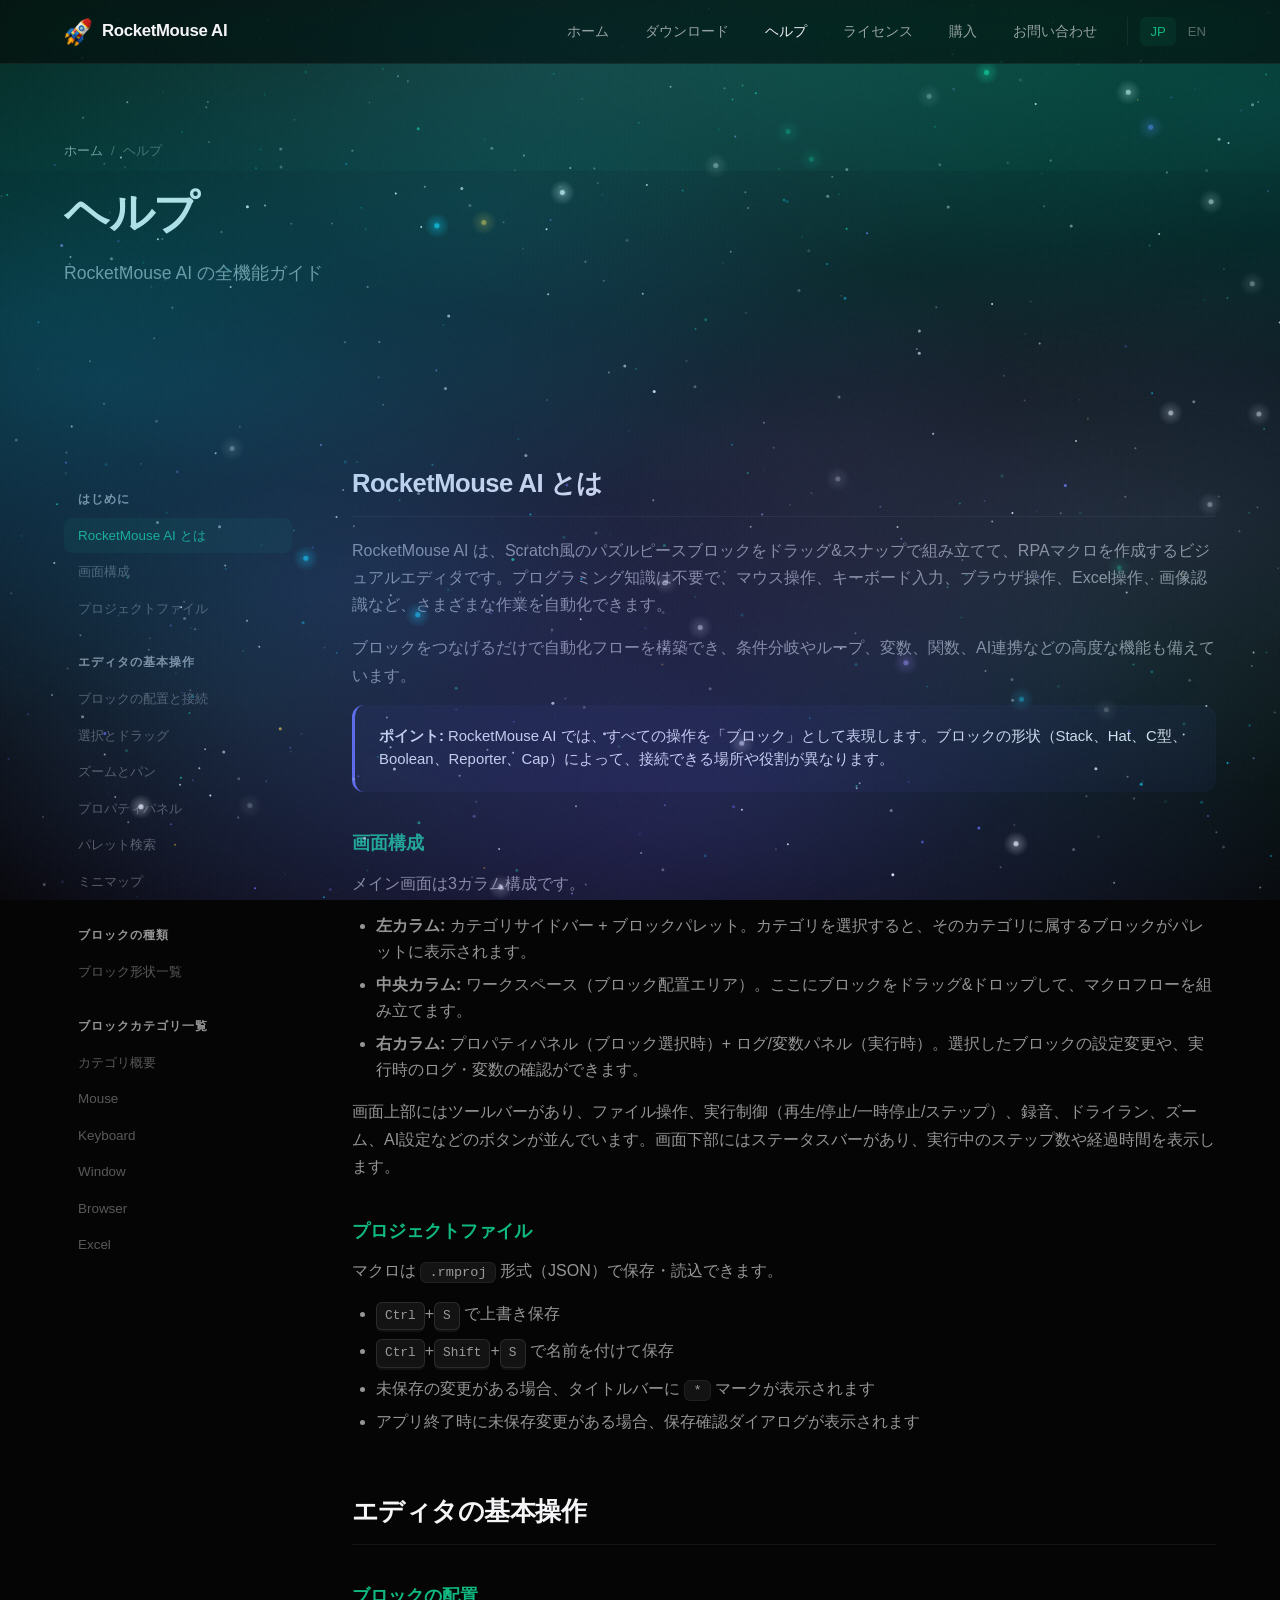
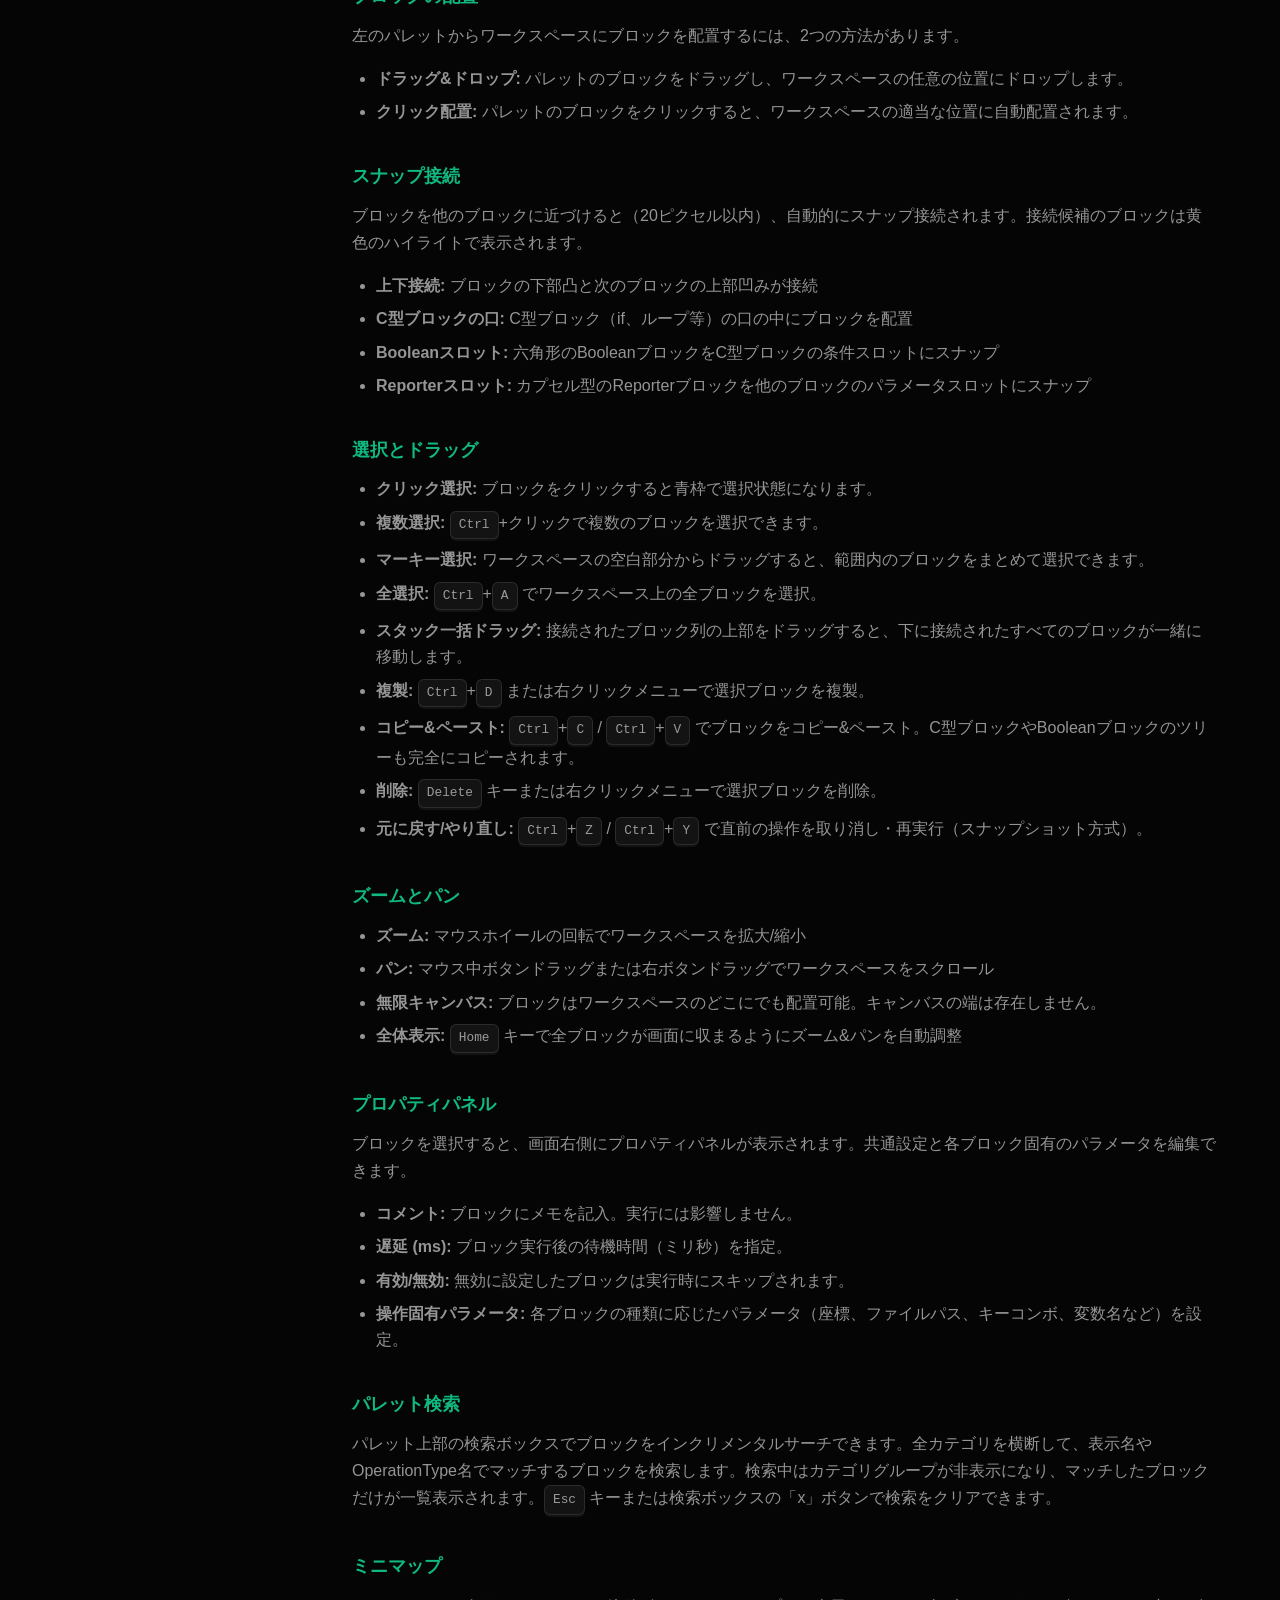
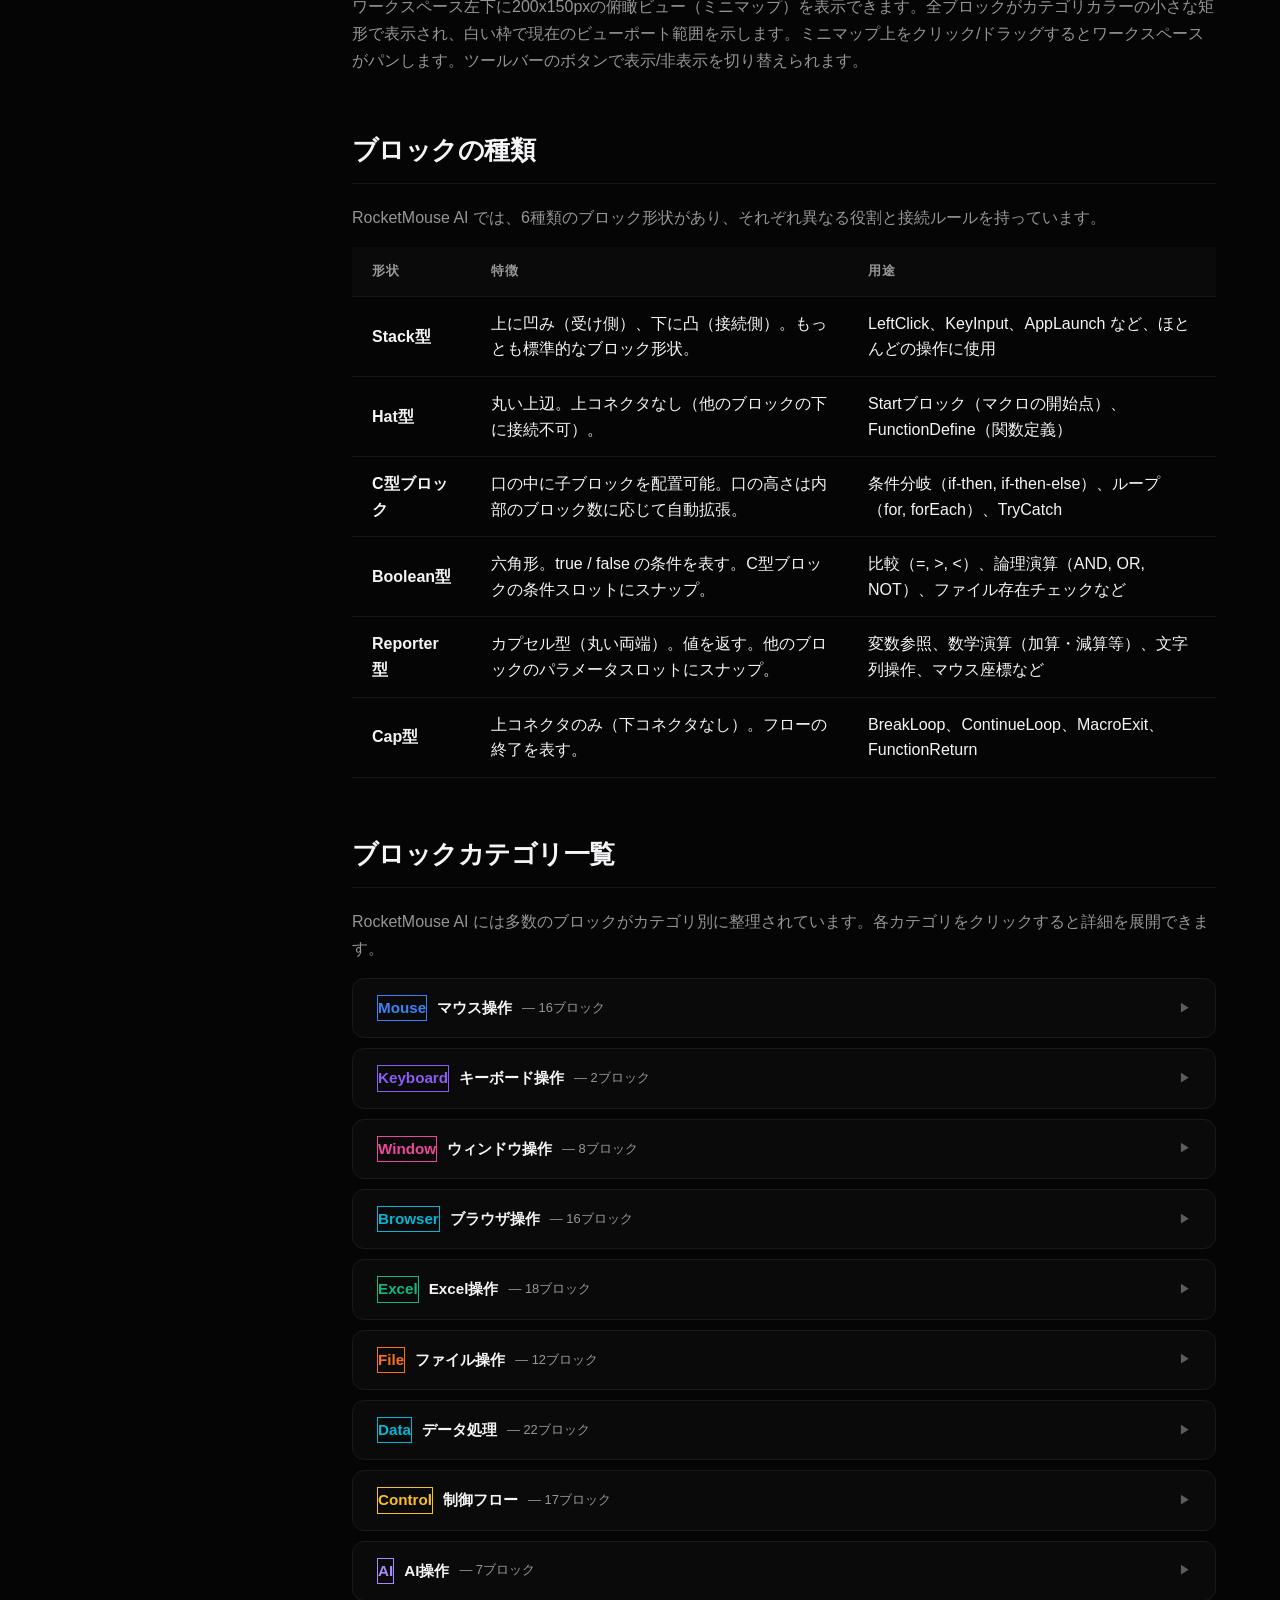
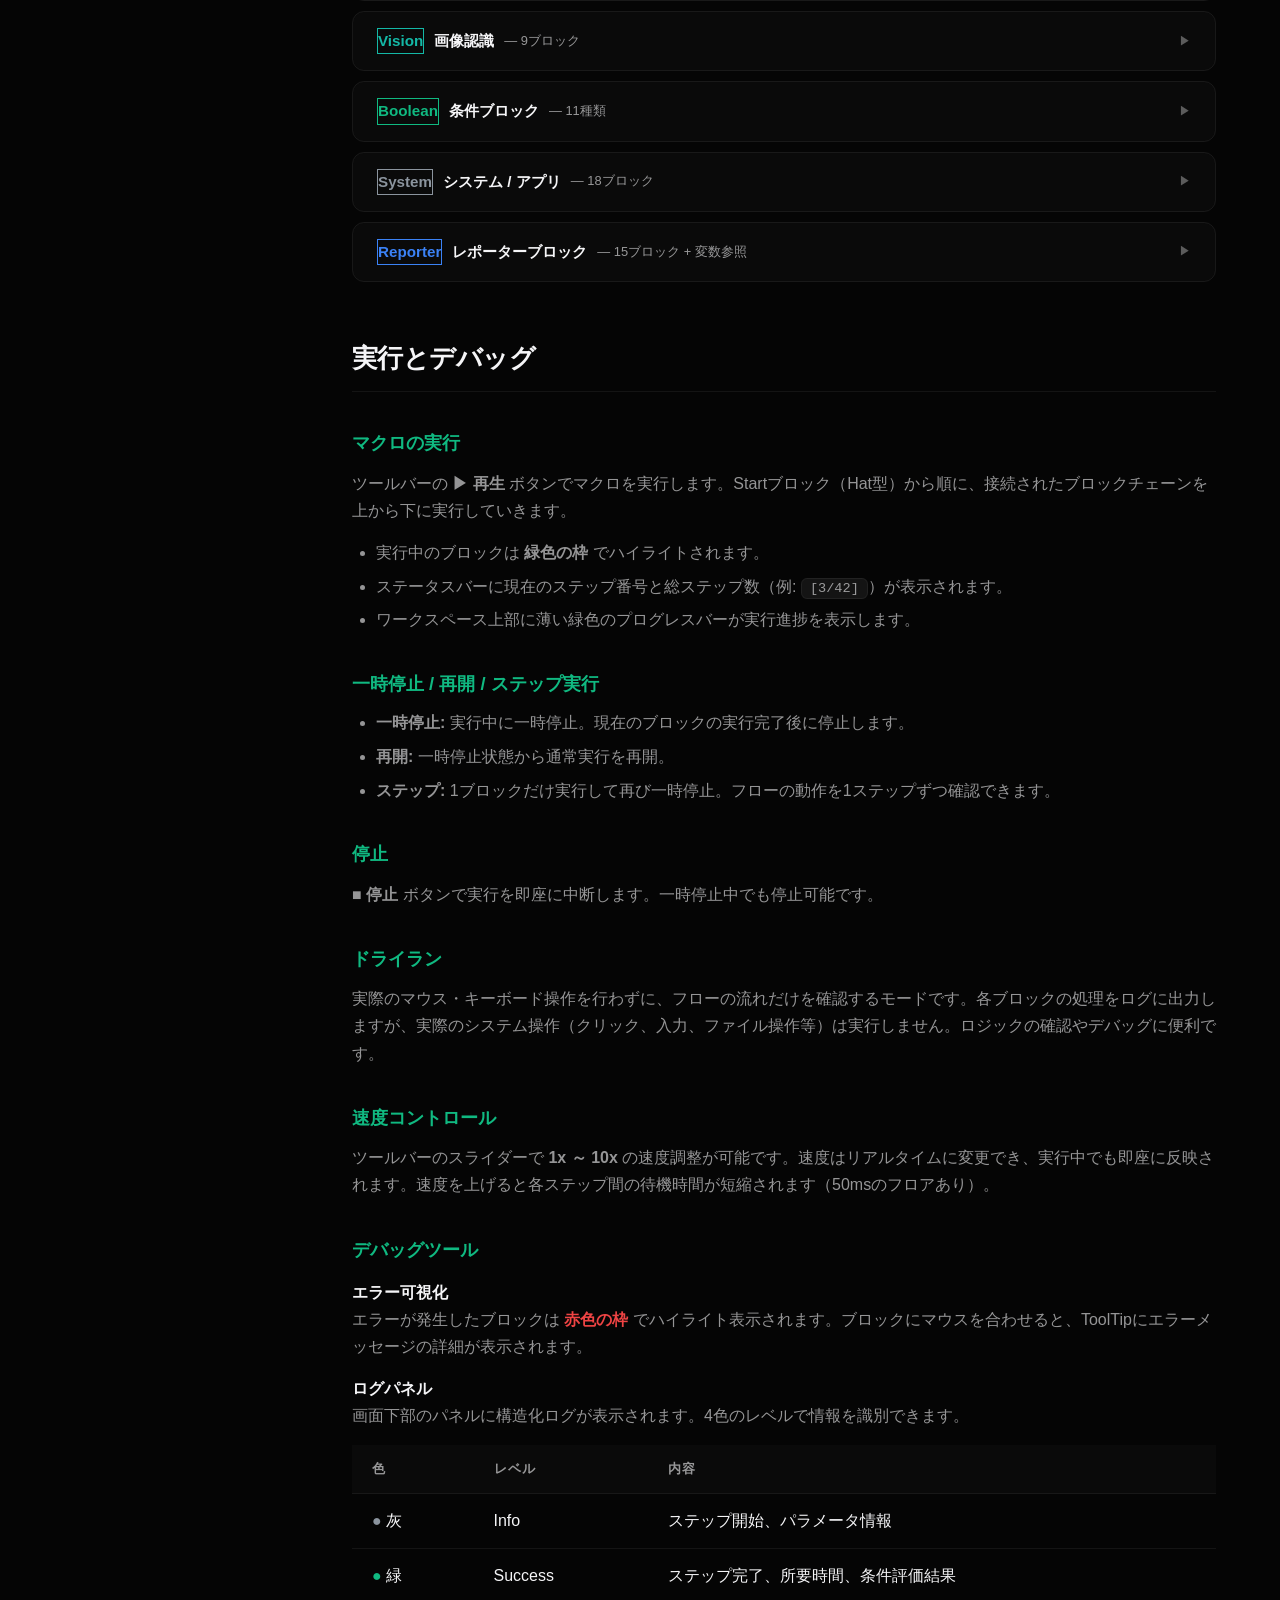
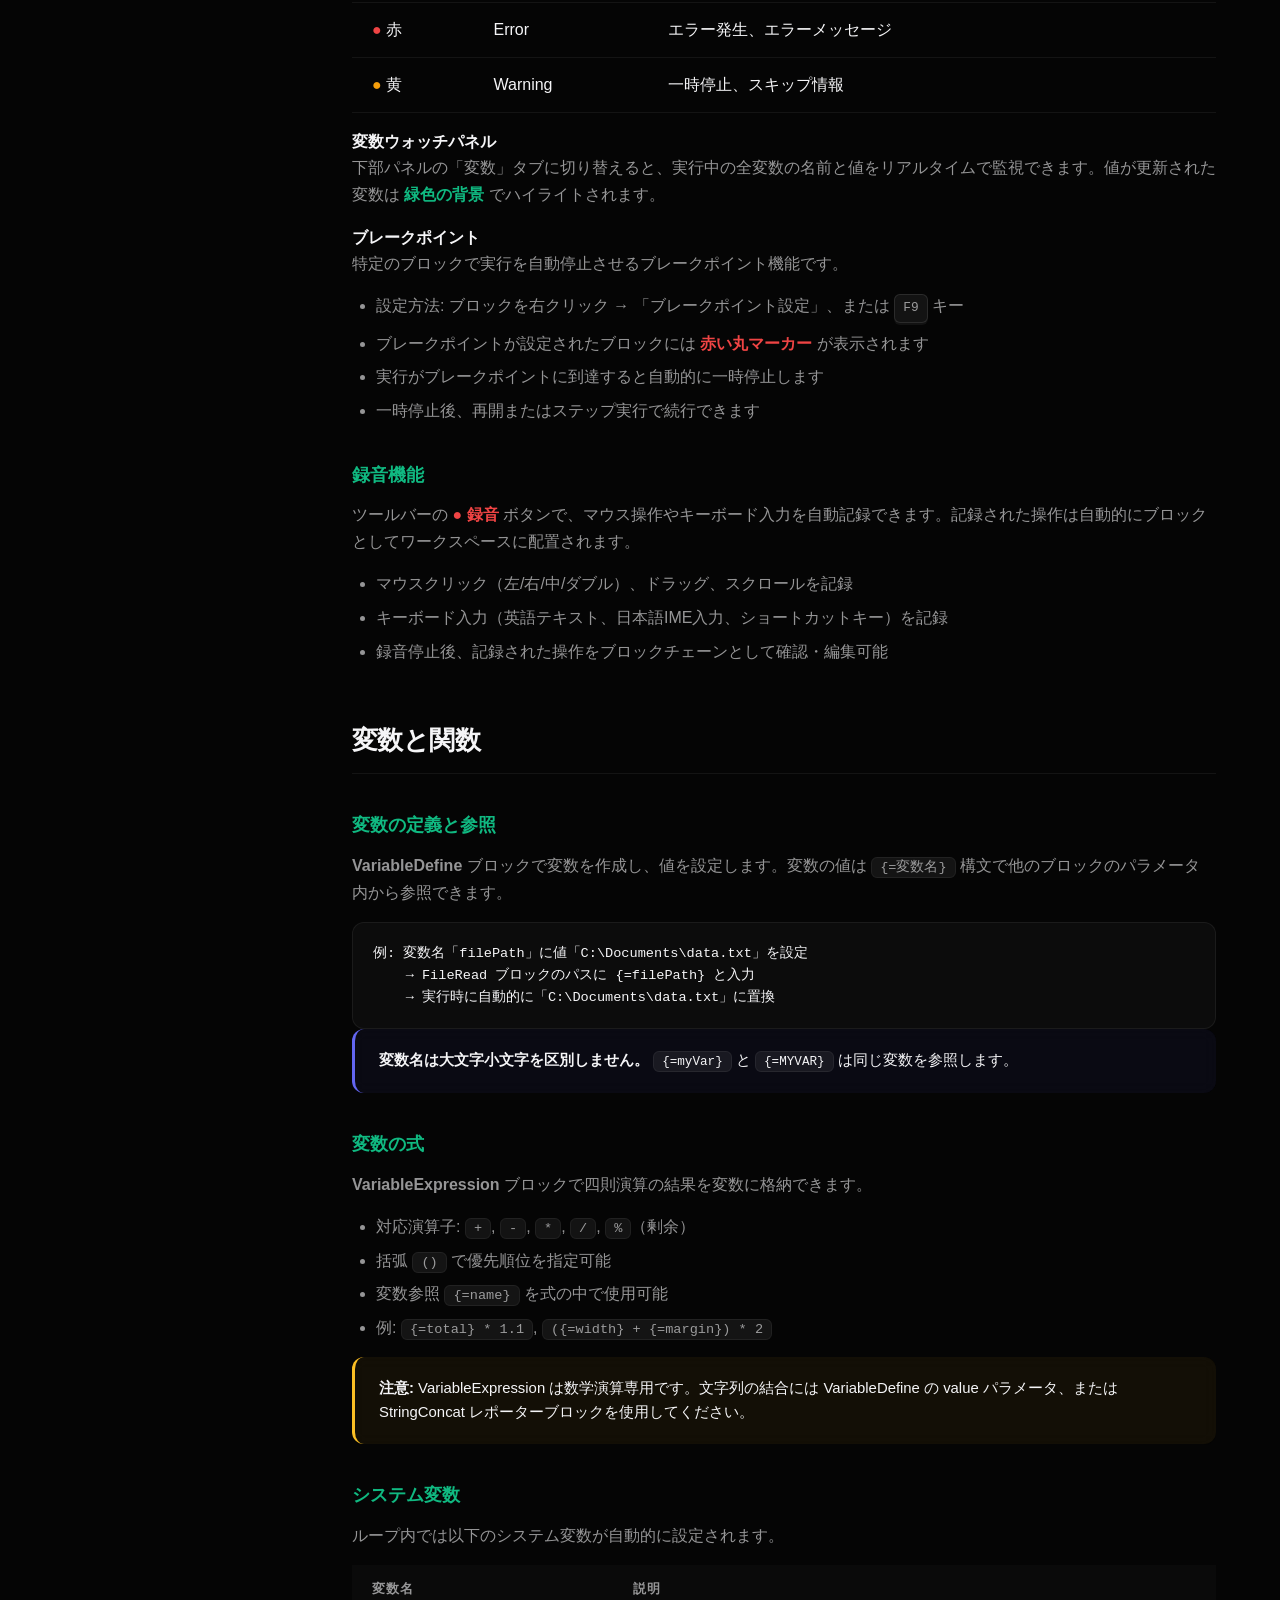
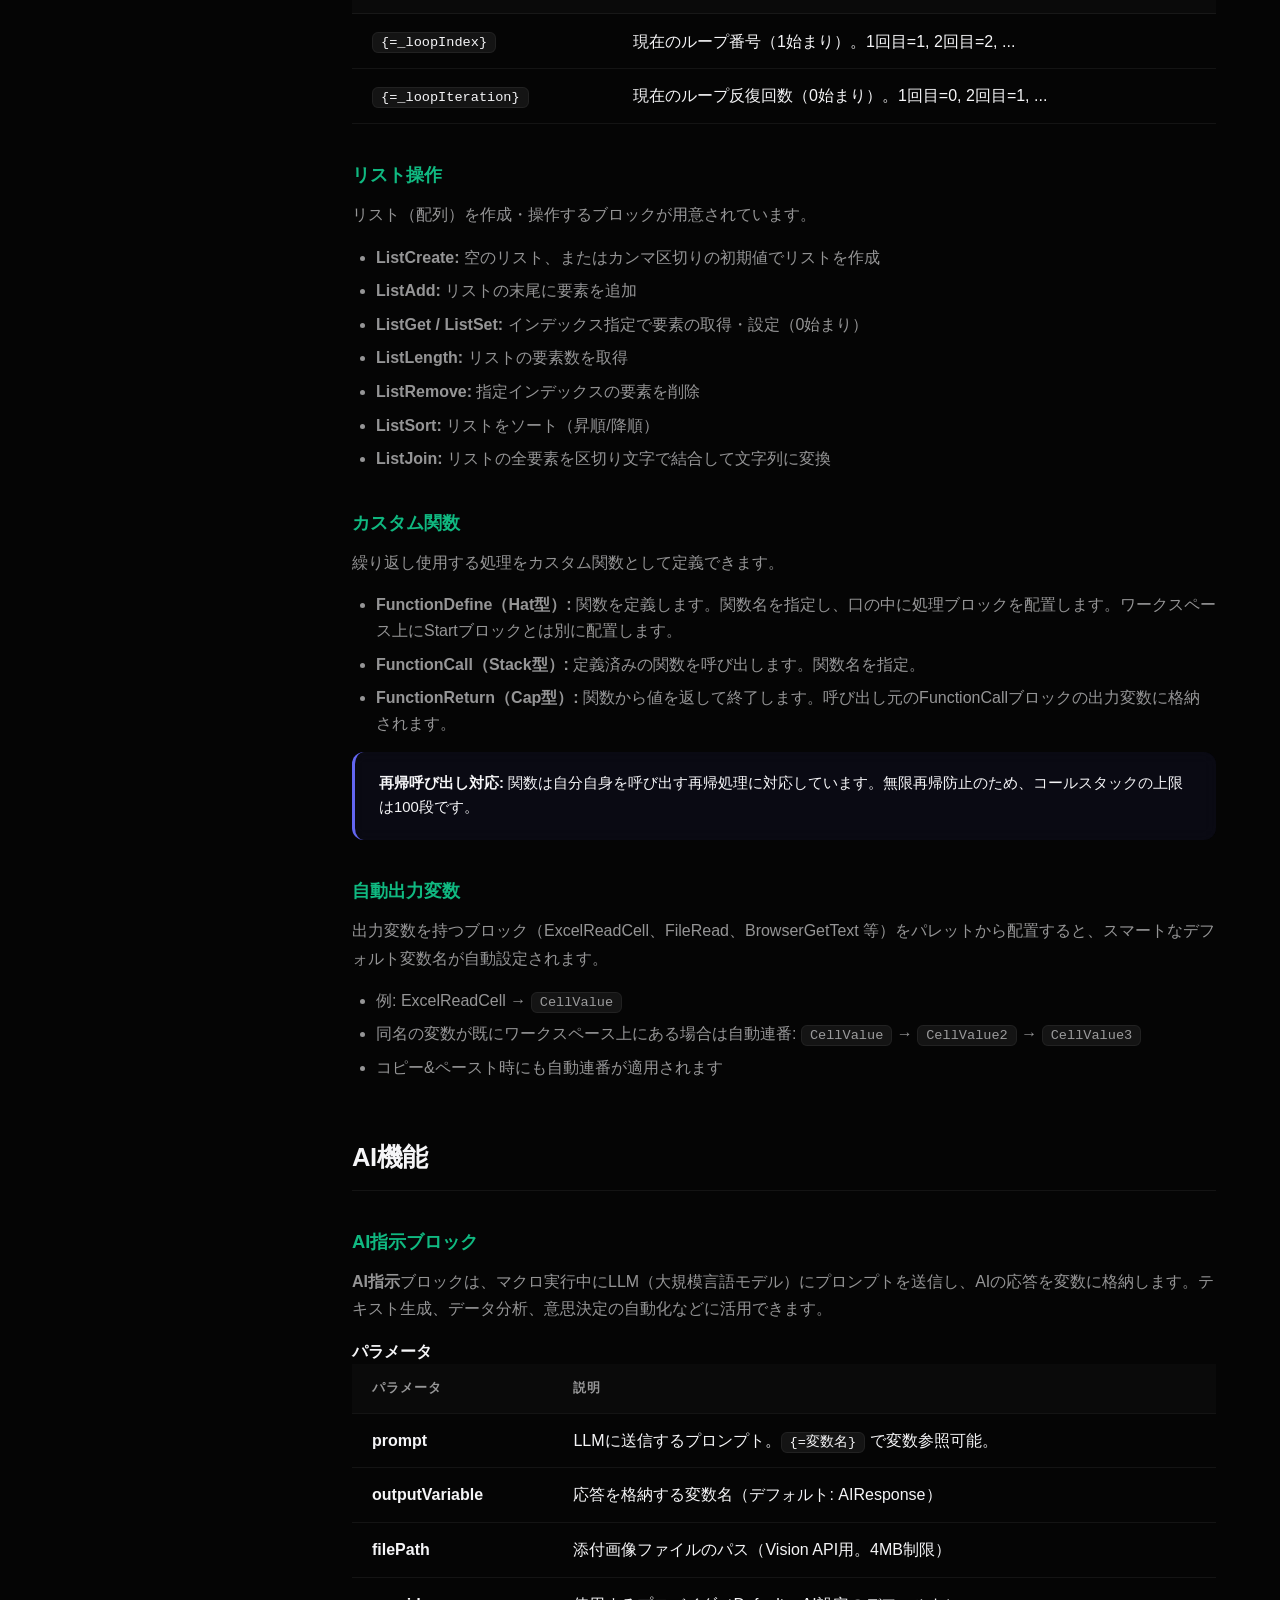
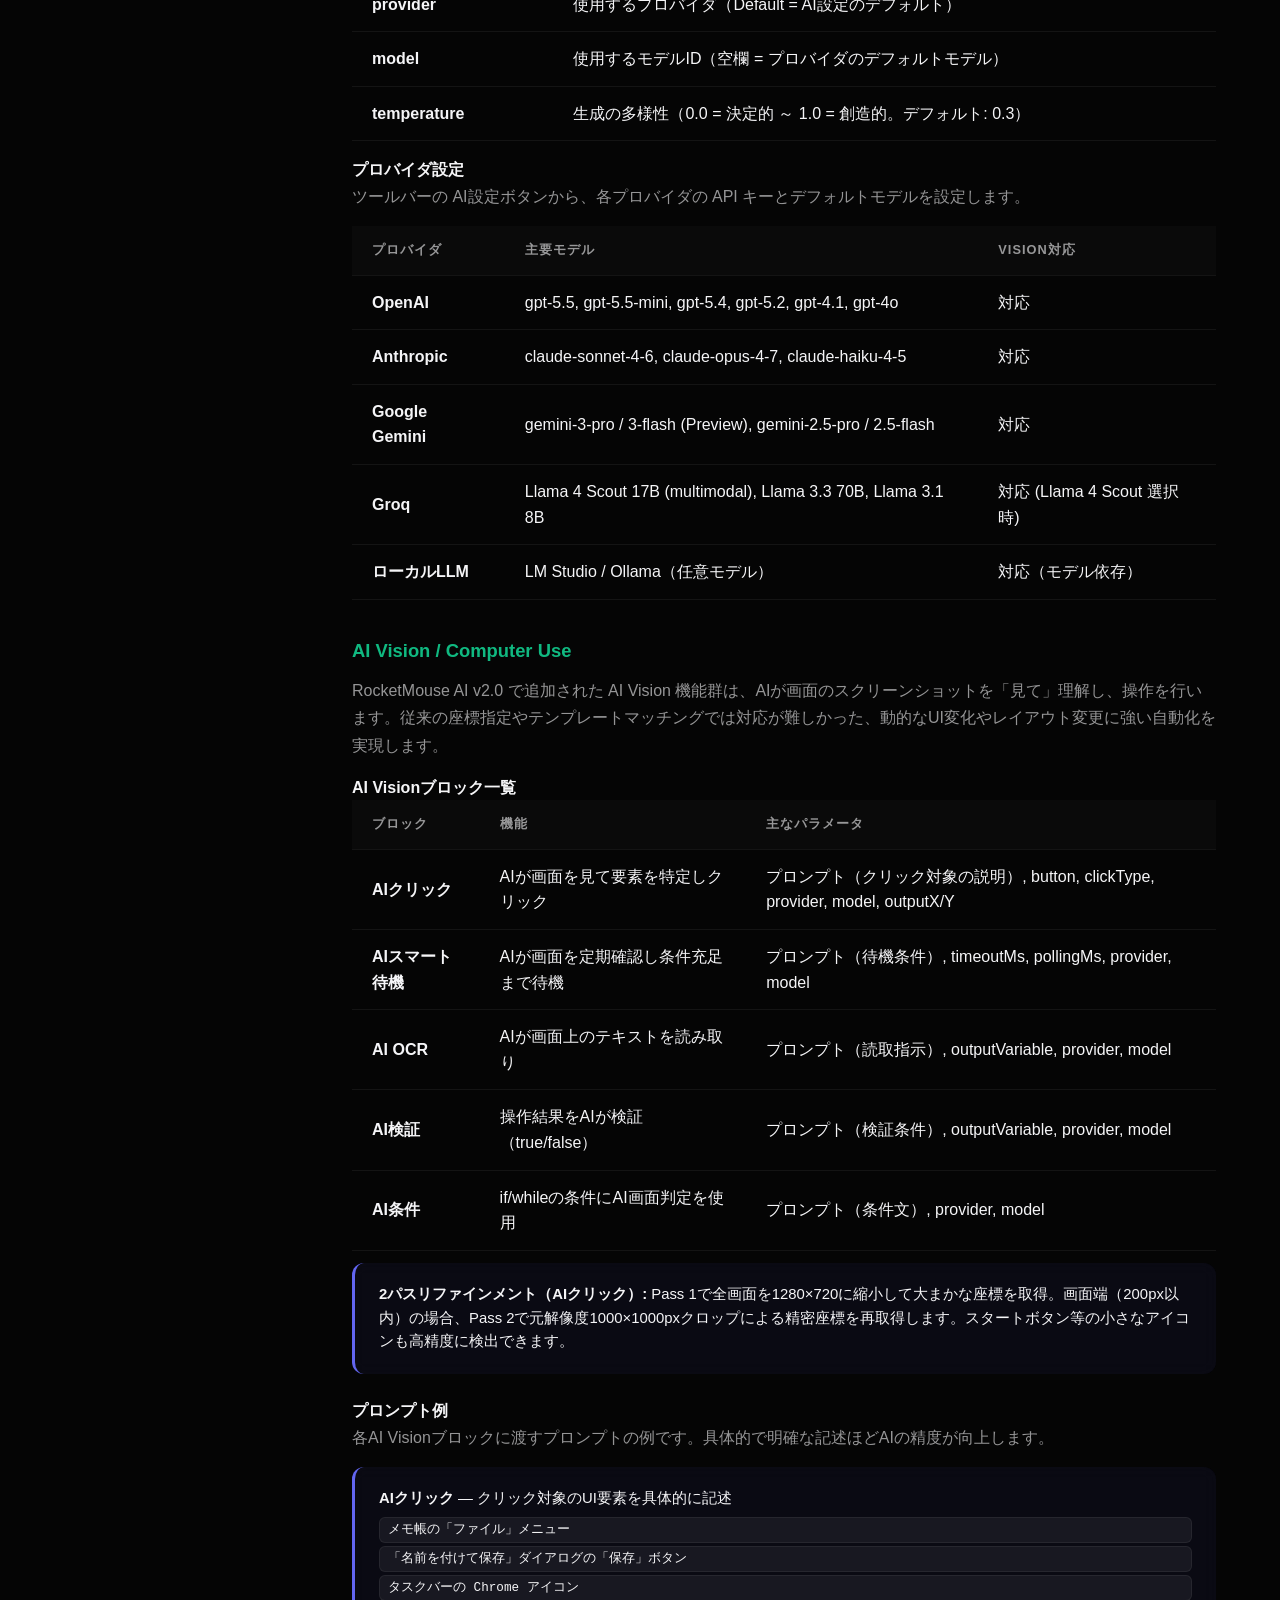
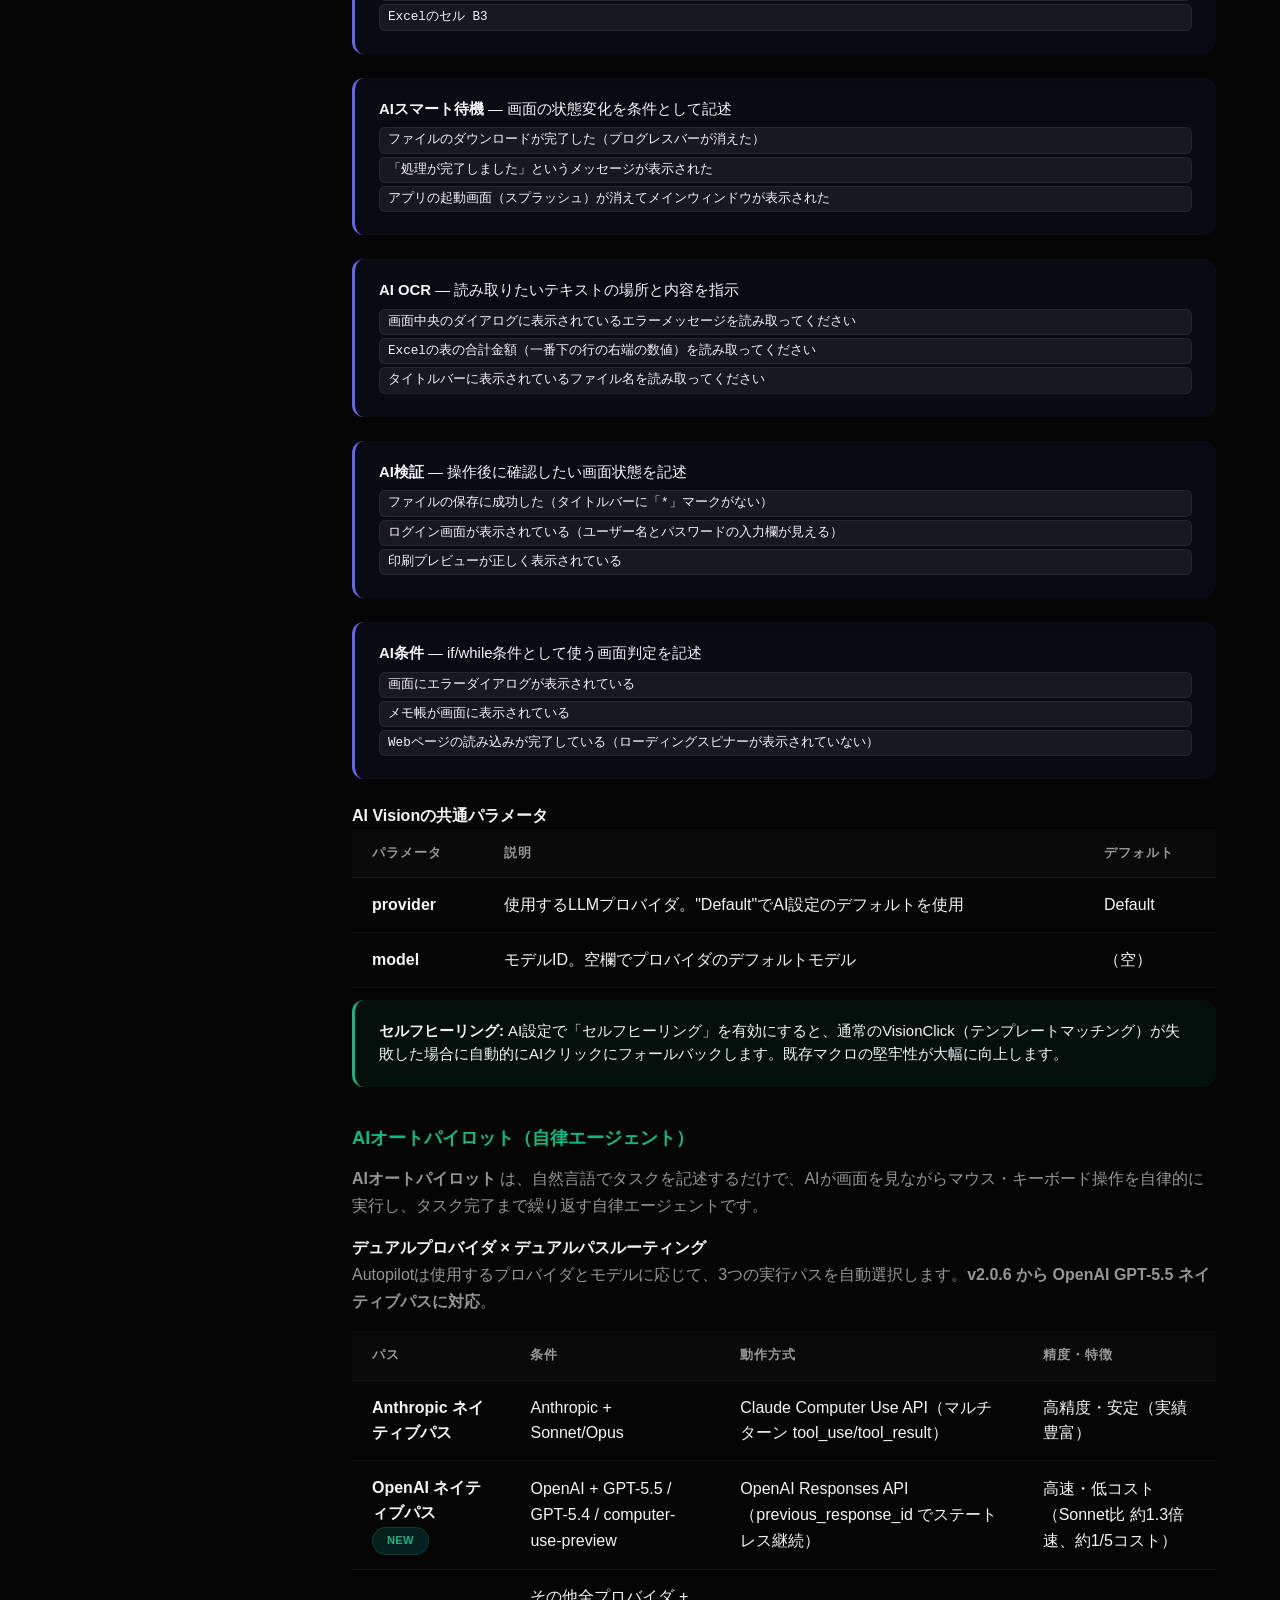
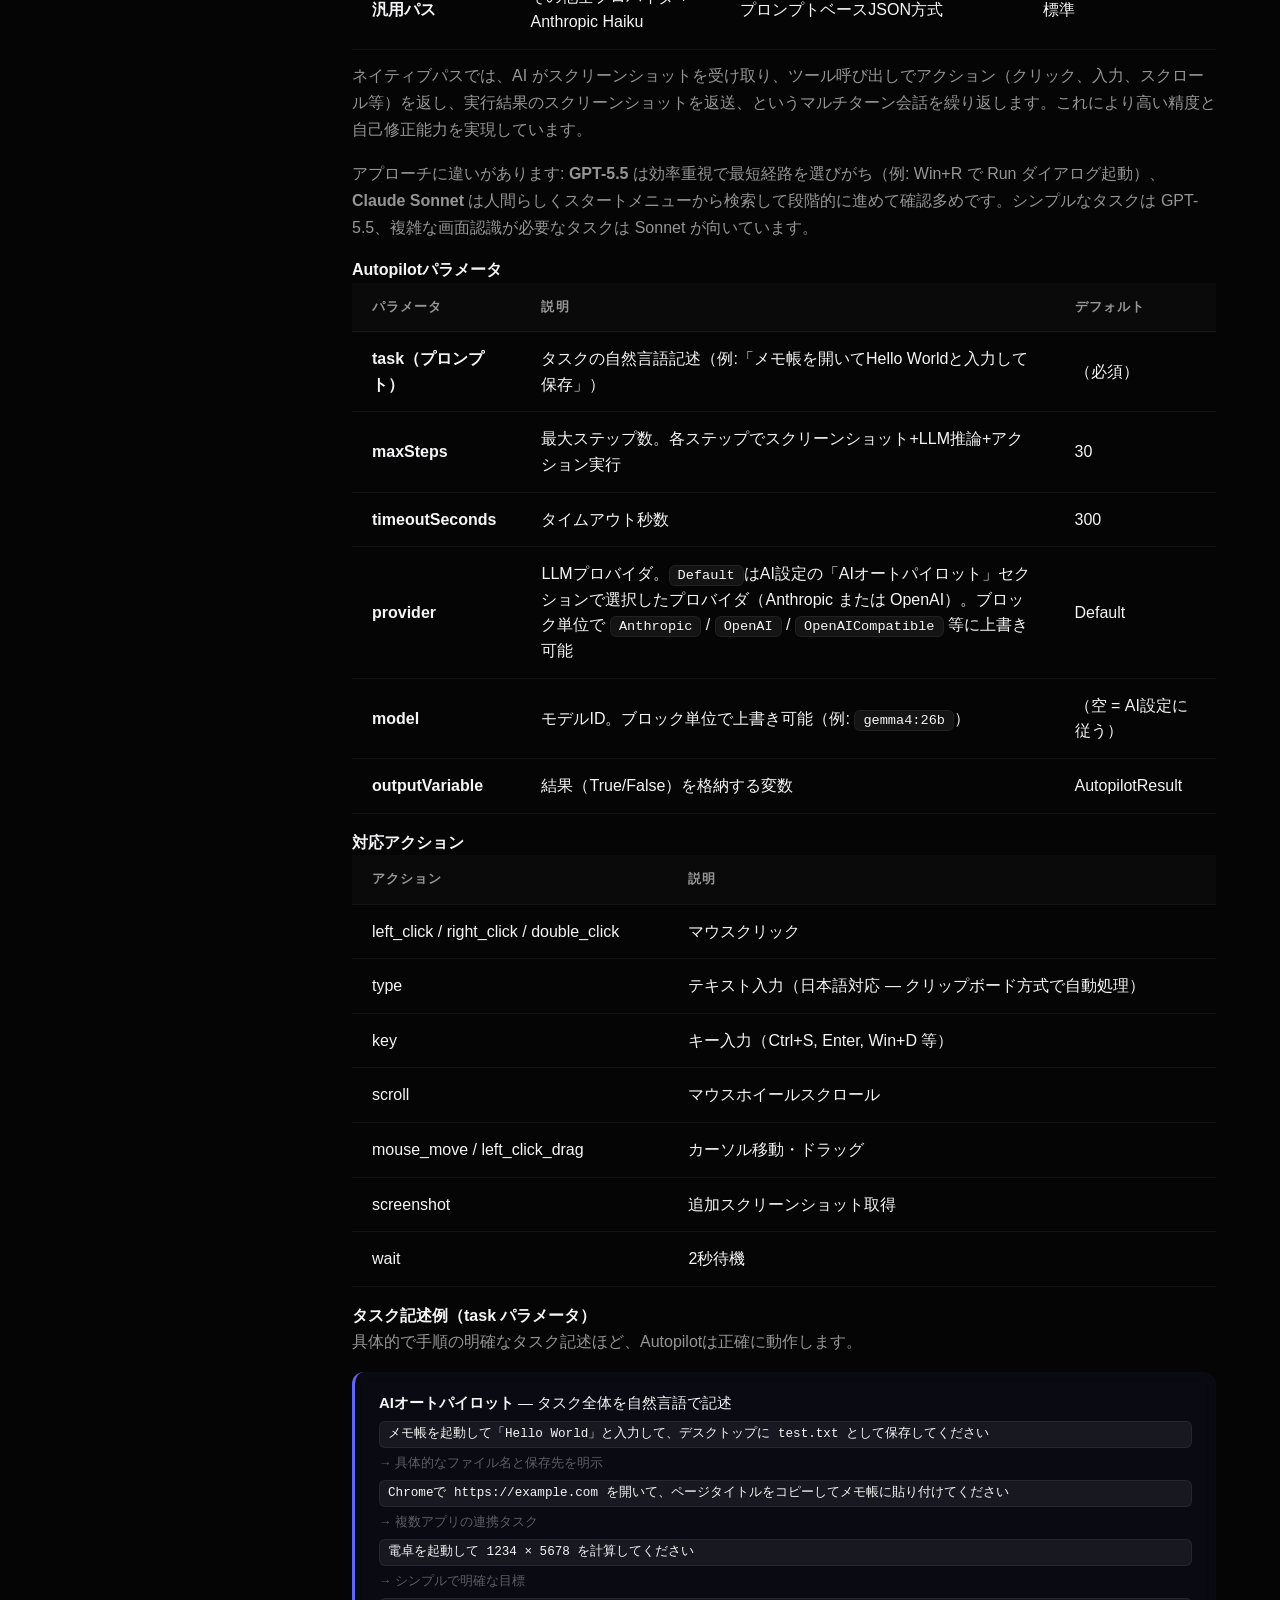
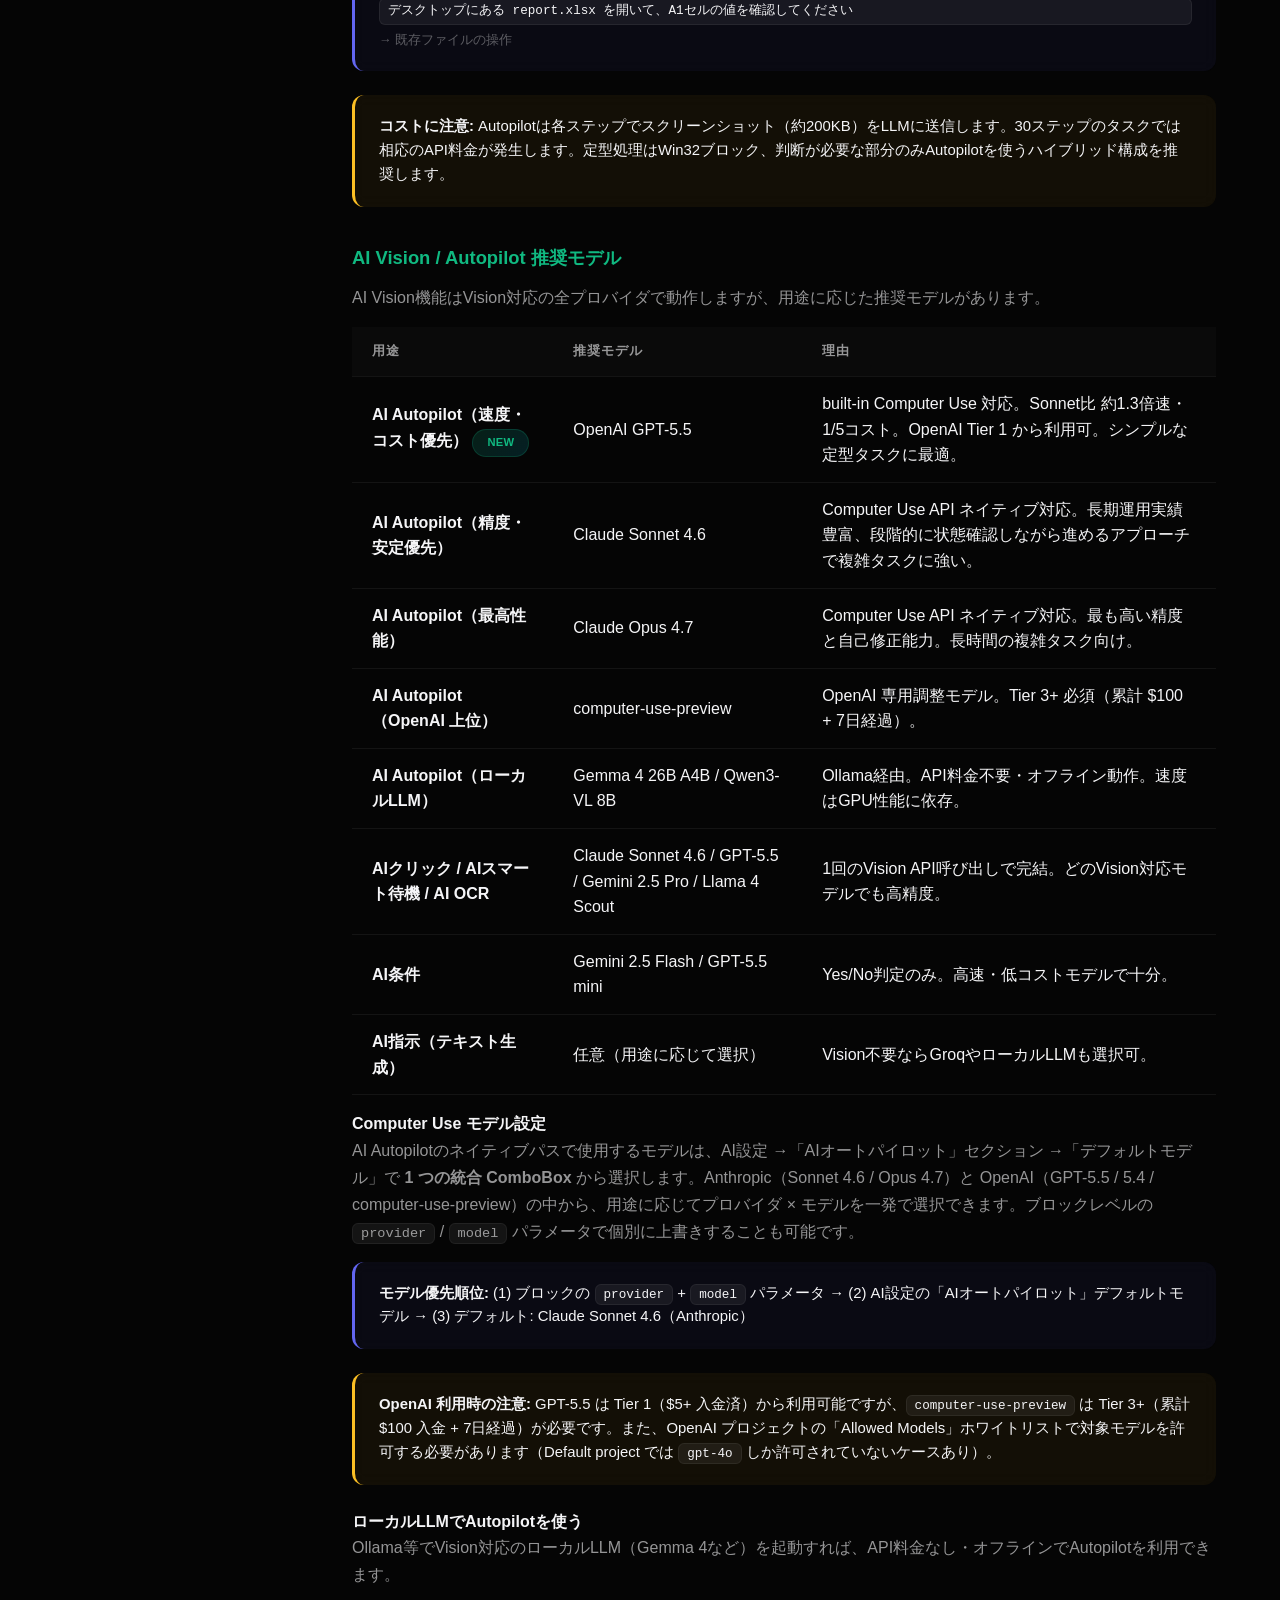
<file: help.html>
<!DOCTYPE html>
<html lang="ja">
<head>
  <meta charset="UTF-8">
  <meta name="viewport" content="width=device-width, initial-scale=1.0">
  <title>ヘルプ - RocketMouse AI</title>
  <meta name="description" content="RocketMouse AI の全機能ガイド。ブロックエディタの使い方、ブロックカテゴリ一覧、実行・デバッグ、変数・関数、AI機能など。">
  <link rel="icon" href="images/logo-64.png" type="image/png">
  <link rel="stylesheet" href="css/style.css">
</head>
<body>

<!-- Navigation -->
<nav class="nav">
  <div class="container">
    <a href="index.html" class="nav-brand"><img src="images/logo-64.png" alt="">RocketMouse AI</a>
    <button class="nav-mobile-toggle">&#9776;</button>
    <div class="nav-links">
      <a href="index.html">ホーム</a>
      <a href="download.html">ダウンロード</a>
      <a href="help.html" class="active">ヘルプ</a>
      <a href="license.html">ライセンス</a>
      <a href="purchase.html">購入</a>
      <a href="contact.html">お問い合わせ</a>
      <div class="nav-lang">
        <a href="help.html" class="active">JP</a>
        <a href="en/help.html">EN</a>
      </div>
    </div>
  </div>
</nav>

<!-- Page Header -->
<div class="page-header">
  <div class="container">
    <div class="breadcrumb"><a href="index.html">ホーム</a><span>/</span><span>ヘルプ</span></div>
    <h1>ヘルプ</h1>
    <p>RocketMouse AI の全機能ガイド</p>
  </div>
</div>

<!-- Help Content -->
<div class="section">
  <div class="container">
    <button class="btn btn-secondary btn-sm help-sidebar-toggle" style="display:none;margin-bottom:20px;">目次を表示</button>
    <div class="help-layout">

      <!-- Sidebar TOC -->
      <aside class="help-sidebar">
        <ul class="help-toc">
          <li class="toc-category">はじめに</li>
          <li><a href="#getting-started">RocketMouse AI とは</a></li>
          <li><a href="#screen-layout">画面構成</a></li>
          <li><a href="#project-files">プロジェクトファイル</a></li>

          <li class="toc-category">エディタの基本操作</li>
          <li><a href="#editor-basics">ブロックの配置と接続</a></li>
          <li><a href="#selection-dragdrop">選択とドラッグ</a></li>
          <li><a href="#zoom-pan">ズームとパン</a></li>
          <li><a href="#property-panel">プロパティパネル</a></li>
          <li><a href="#palette-search">パレット検索</a></li>
          <li><a href="#minimap">ミニマップ</a></li>

          <li class="toc-category">ブロックの種類</li>
          <li><a href="#block-types">ブロック形状一覧</a></li>

          <li class="toc-category">ブロックカテゴリ一覧</li>
          <li><a href="#block-categories">カテゴリ概要</a></li>
          <li><a href="#cat-mouse">Mouse</a></li>
          <li><a href="#cat-keyboard">Keyboard</a></li>
          <li><a href="#cat-window">Window</a></li>
          <li><a href="#cat-browser">Browser</a></li>
          <li><a href="#cat-excel">Excel</a></li>
          <li><a href="#cat-file">File</a></li>
          <li><a href="#cat-data">Data Processing</a></li>
          <li><a href="#cat-control">Control Flow</a></li>
          <li><a href="#cat-ai">AI</a></li>
          <li><a href="#cat-vision">Vision</a></li>
          <li><a href="#cat-boolean">Boolean / Condition</a></li>
          <li><a href="#cat-system">System / App</a></li>
          <li><a href="#cat-reporter">Reporter</a></li>

          <li class="toc-category">実行とデバッグ</li>
          <li><a href="#execution-debug">実行操作</a></li>
          <li><a href="#debug-tools">デバッグツール</a></li>
          <li><a href="#recording">録音機能</a></li>

          <li class="toc-category">変数と関数</li>
          <li><a href="#variables-functions">変数の基本</a></li>
          <li><a href="#custom-functions">カスタム関数</a></li>

          <li class="toc-category">AI機能</li>
          <li><a href="#ai-features">AI指示ブロック</a></li>
          <li><a href="#ai-vision">AI Vision / Computer Use</a></li>
          <li><a href="#ai-autopilot">AI Autopilot</a></li>
          <li><a href="#ai-recommended-models">推奨モデル</a></li>
          <li><a href="#ai-local-vision">ローカルVision LLM</a></li>
          <li><a href="#ai-assistant">AIアシスタント</a></li>

          <li class="toc-category">ライセンスと設定</li>
          <li><a href="#license-settings">ライセンス概要</a></li>
          <li><a href="#ai-settings">AI設定</a></li>

          <li class="toc-category">キーボードショートカット</li>
          <li><a href="#keyboard-shortcuts">ショートカット一覧</a></li>
        </ul>
      </aside>

      <!-- Main Content -->
      <div class="help-content">

        <!-- ===== 1. はじめに ===== -->
        <h2 id="getting-started">RocketMouse AI とは</h2>
        <p>RocketMouse AI は、Scratch風のパズルピースブロックをドラッグ&スナップで組み立てて、RPAマクロを作成するビジュアルエディタです。プログラミング知識は不要で、マウス操作、キーボード入力、ブラウザ操作、Excel操作、画像認識など、さまざまな作業を自動化できます。</p>
        <p>ブロックをつなげるだけで自動化フローを構築でき、条件分岐やループ、変数、関数、AI連携などの高度な機能も備えています。</p>

        <div class="notice notice-info">
          <strong>ポイント:</strong> RocketMouse AI では、すべての操作を「ブロック」として表現します。ブロックの形状（Stack、Hat、C型、Boolean、Reporter、Cap）によって、接続できる場所や役割が異なります。
        </div>

        <h3 id="screen-layout">画面構成</h3>
        <p>メイン画面は3カラム構成です。</p>
        <ul>
          <li><strong>左カラム:</strong> カテゴリサイドバー + ブロックパレット。カテゴリを選択すると、そのカテゴリに属するブロックがパレットに表示されます。</li>
          <li><strong>中央カラム:</strong> ワークスペース（ブロック配置エリア）。ここにブロックをドラッグ&ドロップして、マクロフローを組み立てます。</li>
          <li><strong>右カラム:</strong> プロパティパネル（ブロック選択時）+ ログ/変数パネル（実行時）。選択したブロックの設定変更や、実行時のログ・変数の確認ができます。</li>
        </ul>
        <p>画面上部にはツールバーがあり、ファイル操作、実行制御（再生/停止/一時停止/ステップ）、録音、ドライラン、ズーム、AI設定などのボタンが並んでいます。画面下部にはステータスバーがあり、実行中のステップ数や経過時間を表示します。</p>

        <h3 id="project-files">プロジェクトファイル</h3>
        <p>マクロは <code>.rmproj</code> 形式（JSON）で保存・読込できます。</p>
        <ul>
          <li><kbd>Ctrl</kbd>+<kbd>S</kbd> で上書き保存</li>
          <li><kbd>Ctrl</kbd>+<kbd>Shift</kbd>+<kbd>S</kbd> で名前を付けて保存</li>
          <li>未保存の変更がある場合、タイトルバーに <code>*</code> マークが表示されます</li>
          <li>アプリ終了時に未保存変更がある場合、保存確認ダイアログが表示されます</li>
        </ul>

        <!-- ===== 2. エディタの基本操作 ===== -->
        <h2 id="editor-basics">エディタの基本操作</h2>

        <h3>ブロックの配置</h3>
        <p>左のパレットからワークスペースにブロックを配置するには、2つの方法があります。</p>
        <ul>
          <li><strong>ドラッグ&ドロップ:</strong> パレットのブロックをドラッグし、ワークスペースの任意の位置にドロップします。</li>
          <li><strong>クリック配置:</strong> パレットのブロックをクリックすると、ワークスペースの適当な位置に自動配置されます。</li>
        </ul>

        <h3>スナップ接続</h3>
        <p>ブロックを他のブロックに近づけると（20ピクセル以内）、自動的にスナップ接続されます。接続候補のブロックは黄色のハイライトで表示されます。</p>
        <ul>
          <li><strong>上下接続:</strong> ブロックの下部凸と次のブロックの上部凹みが接続</li>
          <li><strong>C型ブロックの口:</strong> C型ブロック（if、ループ等）の口の中にブロックを配置</li>
          <li><strong>Booleanスロット:</strong> 六角形のBooleanブロックをC型ブロックの条件スロットにスナップ</li>
          <li><strong>Reporterスロット:</strong> カプセル型のReporterブロックを他のブロックのパラメータスロットにスナップ</li>
        </ul>

        <h3 id="selection-dragdrop">選択とドラッグ</h3>
        <ul>
          <li><strong>クリック選択:</strong> ブロックをクリックすると青枠で選択状態になります。</li>
          <li><strong>複数選択:</strong> <kbd>Ctrl</kbd>+クリックで複数のブロックを選択できます。</li>
          <li><strong>マーキー選択:</strong> ワークスペースの空白部分からドラッグすると、範囲内のブロックをまとめて選択できます。</li>
          <li><strong>全選択:</strong> <kbd>Ctrl</kbd>+<kbd>A</kbd> でワークスペース上の全ブロックを選択。</li>
          <li><strong>スタック一括ドラッグ:</strong> 接続されたブロック列の上部をドラッグすると、下に接続されたすべてのブロックが一緒に移動します。</li>
          <li><strong>複製:</strong> <kbd>Ctrl</kbd>+<kbd>D</kbd> または右クリックメニューで選択ブロックを複製。</li>
          <li><strong>コピー&ペースト:</strong> <kbd>Ctrl</kbd>+<kbd>C</kbd> / <kbd>Ctrl</kbd>+<kbd>V</kbd> でブロックをコピー&ペースト。C型ブロックやBooleanブロックのツリーも完全にコピーされます。</li>
          <li><strong>削除:</strong> <kbd>Delete</kbd> キーまたは右クリックメニューで選択ブロックを削除。</li>
          <li><strong>元に戻す/やり直し:</strong> <kbd>Ctrl</kbd>+<kbd>Z</kbd> / <kbd>Ctrl</kbd>+<kbd>Y</kbd> で直前の操作を取り消し・再実行（スナップショット方式）。</li>
        </ul>

        <h3 id="zoom-pan">ズームとパン</h3>
        <ul>
          <li><strong>ズーム:</strong> マウスホイールの回転でワークスペースを拡大/縮小</li>
          <li><strong>パン:</strong> マウス中ボタンドラッグまたは右ボタンドラッグでワークスペースをスクロール</li>
          <li><strong>無限キャンバス:</strong> ブロックはワークスペースのどこにでも配置可能。キャンバスの端は存在しません。</li>
          <li><strong>全体表示:</strong> <kbd>Home</kbd> キーで全ブロックが画面に収まるようにズーム&パンを自動調整</li>
        </ul>

        <h3 id="property-panel">プロパティパネル</h3>
        <p>ブロックを選択すると、画面右側にプロパティパネルが表示されます。共通設定と各ブロック固有のパラメータを編集できます。</p>
        <ul>
          <li><strong>コメント:</strong> ブロックにメモを記入。実行には影響しません。</li>
          <li><strong>遅延 (ms):</strong> ブロック実行後の待機時間（ミリ秒）を指定。</li>
          <li><strong>有効/無効:</strong> 無効に設定したブロックは実行時にスキップされます。</li>
          <li><strong>操作固有パラメータ:</strong> 各ブロックの種類に応じたパラメータ（座標、ファイルパス、キーコンボ、変数名など）を設定。</li>
        </ul>

        <h3 id="palette-search">パレット検索</h3>
        <p>パレット上部の検索ボックスでブロックをインクリメンタルサーチできます。全カテゴリを横断して、表示名やOperationType名でマッチするブロックを検索します。検索中はカテゴリグループが非表示になり、マッチしたブロックだけが一覧表示されます。<kbd>Esc</kbd> キーまたは検索ボックスの「x」ボタンで検索をクリアできます。</p>

        <h3 id="minimap">ミニマップ</h3>
        <p>ワークスペース左下に200x150pxの俯瞰ビュー（ミニマップ）を表示できます。全ブロックがカテゴリカラーの小さな矩形で表示され、白い枠で現在のビューポート範囲を示します。ミニマップ上をクリック/ドラッグするとワークスペースがパンします。ツールバーのボタンで表示/非表示を切り替えられます。</p>

        <!-- ===== 3. ブロックの種類 ===== -->
        <h2 id="block-types">ブロックの種類</h2>
        <p>RocketMouse AI では、6種類のブロック形状があり、それぞれ異なる役割と接続ルールを持っています。</p>

        <table>
          <thead>
            <tr>
              <th>形状</th>
              <th>特徴</th>
              <th>用途</th>
            </tr>
          </thead>
          <tbody>
            <tr>
              <td><strong>Stack型</strong></td>
              <td>上に凹み（受け側）、下に凸（接続側）。もっとも標準的なブロック形状。</td>
              <td>LeftClick、KeyInput、AppLaunch など、ほとんどの操作に使用</td>
            </tr>
            <tr>
              <td><strong>Hat型</strong></td>
              <td>丸い上辺。上コネクタなし（他のブロックの下に接続不可）。</td>
              <td>Startブロック（マクロの開始点）、FunctionDefine（関数定義）</td>
            </tr>
            <tr>
              <td><strong>C型ブロック</strong></td>
              <td>口の中に子ブロックを配置可能。口の高さは内部のブロック数に応じて自動拡張。</td>
              <td>条件分岐（if-then, if-then-else）、ループ（for, forEach）、TryCatch</td>
            </tr>
            <tr>
              <td><strong>Boolean型</strong></td>
              <td>六角形。true / false の条件を表す。C型ブロックの条件スロットにスナップ。</td>
              <td>比較（=, &gt;, &lt;）、論理演算（AND, OR, NOT）、ファイル存在チェックなど</td>
            </tr>
            <tr>
              <td><strong>Reporter型</strong></td>
              <td>カプセル型（丸い両端）。値を返す。他のブロックのパラメータスロットにスナップ。</td>
              <td>変数参照、数学演算（加算・減算等）、文字列操作、マウス座標など</td>
            </tr>
            <tr>
              <td><strong>Cap型</strong></td>
              <td>上コネクタのみ（下コネクタなし）。フローの終了を表す。</td>
              <td>BreakLoop、ContinueLoop、MacroExit、FunctionReturn</td>
            </tr>
          </tbody>
        </table>

        <!-- ===== 4. ブロックカテゴリ一覧 ===== -->
        <h2 id="block-categories">ブロックカテゴリ一覧</h2>
        <p>RocketMouse AI には多数のブロックがカテゴリ別に整理されています。各カテゴリをクリックすると詳細を展開できます。</p>

        <!-- Mouse -->
        <div class="collapsible" id="cat-mouse">
          <div class="collapsible-header">
            <h4><span class="block-badge" style="color:#3B82F6;border:1px solid #3B82F6;">Mouse</span> マウス操作 <span class="text-muted" style="font-weight:400;font-size:0.85em;">&#8212; 16ブロック</span></h4>
            <span class="arrow">&#9654;</span>
          </div>
          <div class="collapsible-body">
            <p>マウスのクリック、移動、ドラッグ、スクロールなどの操作を自動化するブロックです。</p>
            <table>
              <thead><tr><th>ブロック</th><th>説明</th></tr></thead>
              <tbody>
                <tr><td><strong>LeftClick</strong></td><td>指定座標を左クリック</td></tr>
                <tr><td><strong>RightClick</strong></td><td>指定座標を右クリック</td></tr>
                <tr><td><strong>MiddleClick</strong></td><td>指定座標を中クリック</td></tr>
                <tr><td><strong>DoubleClick</strong></td><td>指定座標をダブルクリック</td></tr>
                <tr><td><strong>MouseMove</strong></td><td>指定座標にマウスカーソルを移動</td></tr>
                <tr><td><strong>MouseDrag</strong></td><td>指定の開始座標から終了座標へドラッグ</td></tr>
                <tr><td><strong>ScrollUp</strong></td><td>マウスホイールを上方向にスクロール</td></tr>
                <tr><td><strong>ScrollDown</strong></td><td>マウスホイールを下方向にスクロール</td></tr>
                <tr><td><strong>LeftDown</strong></td><td>左ボタンを押下（離さない）</td></tr>
                <tr><td><strong>LeftUp</strong></td><td>左ボタンを離す</td></tr>
                <tr><td><strong>RightDown</strong></td><td>右ボタンを押下（離さない）</td></tr>
                <tr><td><strong>RightUp</strong></td><td>右ボタンを離す</td></tr>
                <tr><td><strong>MiddleDown</strong></td><td>中ボタンを押下（離さない）</td></tr>
                <tr><td><strong>MiddleUp</strong></td><td>中ボタンを離す</td></tr>
                <tr><td><strong>ScrollLeft</strong></td><td>マウスホイールを左方向にスクロール</td></tr>
                <tr><td><strong>ScrollRight</strong></td><td>マウスホイールを右方向にスクロール</td></tr>
              </tbody>
            </table>
          </div>
        </div>

        <!-- Keyboard -->
        <div class="collapsible" id="cat-keyboard">
          <div class="collapsible-header">
            <h4><span class="block-badge" style="color:#8B5CF6;border:1px solid #8B5CF6;">Keyboard</span> キーボード操作 <span class="text-muted" style="font-weight:400;font-size:0.85em;">&#8212; 2ブロック</span></h4>
            <span class="arrow">&#9654;</span>
          </div>
          <div class="collapsible-body">
            <p>キーボード入力やテキスト貼り付けを自動化するブロックです。</p>
            <table>
              <thead><tr><th>ブロック</th><th>説明</th></tr></thead>
              <tbody>
                <tr><td><strong>KeyInput</strong></td><td>キーコンボ入力。修飾キー（Ctrl, Shift, Alt）との組み合わせや、特殊キー（<code>{ENTER}</code>, <code>{TAB}</code>, <code>{F1}</code>等）のシーケンスに対応。KeyComboピッカーで直感的に入力可能。</td></tr>
                <tr><td><strong>TextPaste</strong></td><td>テキスト文字列をクリップボード経由で貼り付け。日本語（IME）を含む任意のテキストに対応。</td></tr>
              </tbody>
            </table>
          </div>
        </div>

        <!-- Window -->
        <div class="collapsible" id="cat-window">
          <div class="collapsible-header">
            <h4><span class="block-badge" style="color:#EC4899;border:1px solid #EC4899;">Window</span> ウィンドウ操作 <span class="text-muted" style="font-weight:400;font-size:0.85em;">&#8212; 8ブロック</span></h4>
            <span class="arrow">&#9654;</span>
          </div>
          <div class="collapsible-body">
            <p>ウィンドウのアクティブ化、最小化、最大化、サイズ変更などの操作を行うブロックです。</p>
            <table>
              <thead><tr><th>ブロック</th><th>説明</th></tr></thead>
              <tbody>
                <tr><td><strong>ActivateWindow</strong></td><td>指定タイトルのウィンドウをアクティブ（前面）に</td></tr>
                <tr><td><strong>CloseWindow</strong></td><td>指定タイトルのウィンドウを閉じる</td></tr>
                <tr><td><strong>MinimizeWindow</strong></td><td>ウィンドウを最小化</td></tr>
                <tr><td><strong>MaximizeWindow</strong></td><td>ウィンドウを最大化</td></tr>
                <tr><td><strong>RestoreWindow</strong></td><td>ウィンドウを元のサイズに復元</td></tr>
                <tr><td><strong>ResizeWindow</strong></td><td>ウィンドウのサイズを変更</td></tr>
                <tr><td><strong>MoveWindow</strong></td><td>ウィンドウの位置を移動</td></tr>
                <tr><td><strong>SnapWindow</strong></td><td>ウィンドウを画面端にスナップ</td></tr>
              </tbody>
            </table>
          </div>
        </div>

        <!-- Browser -->
        <div class="collapsible" id="cat-browser">
          <div class="collapsible-header">
            <h4><span class="block-badge" style="color:#06B6D4;border:1px solid #06B6D4;">Browser</span> ブラウザ操作 <span class="text-muted" style="font-weight:400;font-size:0.85em;">&#8212; 16ブロック</span></h4>
            <span class="arrow">&#9654;</span>
          </div>
          <div class="collapsible-body">
            <p>Webブラウザの起動、ナビゲーション、要素操作、スクリーンショットなどを自動化するブロックです。Playwright を利用し、Edge / Chrome をシステムの channel モードで使用します。</p>
            <table>
              <thead><tr><th>ブロック</th><th>説明</th></tr></thead>
              <tbody>
                <tr><td><strong>BrowserLaunch</strong></td><td>ブラウザを起動（Edge / Chrome / Chromium 選択可）</td></tr>
                <tr><td><strong>BrowserNavigate</strong></td><td>指定URLに移動</td></tr>
                <tr><td><strong>BrowserClick</strong></td><td>CSSセレクタで指定した要素をクリック</td></tr>
                <tr><td><strong>BrowserFill</strong></td><td>テキストフィールドに文字入力</td></tr>
                <tr><td><strong>BrowserSelect</strong></td><td>ドロップダウンから選択</td></tr>
                <tr><td><strong>BrowserCheck</strong></td><td>チェックボックスのオン/オフ</td></tr>
                <tr><td><strong>BrowserGetText</strong></td><td>要素のテキストを取得して変数に格納</td></tr>
                <tr><td><strong>BrowserGetAttribute</strong></td><td>要素の属性値を取得</td></tr>
                <tr><td><strong>BrowserGetTitle</strong></td><td>ページタイトルを取得して変数に格納</td></tr>
                <tr><td><strong>BrowserGetUrl</strong></td><td>現在のURLを取得して変数に格納</td></tr>
                <tr><td><strong>BrowserScreenshot</strong></td><td>ページまたは要素のスクリーンショットを保存</td></tr>
                <tr><td><strong>BrowserExecuteScript</strong></td><td>JavaScript コードを実行</td></tr>
                <tr><td><strong>BrowserWaitForElement</strong></td><td>指定要素が表示されるまで待機</td></tr>
                <tr><td><strong>BrowserSwitchTab</strong></td><td>指定タブに切替</td></tr>
                <tr><td><strong>BrowserGoBack</strong></td><td>前のページに戻る</td></tr>
                <tr><td><strong>BrowserClose</strong></td><td>ブラウザを閉じる</td></tr>
              </tbody>
            </table>
          </div>
        </div>

        <!-- Excel -->
        <div class="collapsible" id="cat-excel">
          <div class="collapsible-header">
            <h4><span class="block-badge" style="color:#10B981;border:1px solid #10B981;">Excel</span> Excel操作 <span class="text-muted" style="font-weight:400;font-size:0.85em;">&#8212; 18ブロック</span></h4>
            <span class="arrow">&#9654;</span>
          </div>
          <div class="collapsible-body">
            <p>Excel COM オートメーションでブック/シート/セルを操作するブロックです。Microsoft Excel がインストールされている必要があります。</p>
            <table>
              <thead><tr><th>ブロック</th><th>説明</th></tr></thead>
              <tbody>
                <tr><td><strong>ExcelOpen</strong></td><td>Excelファイルを開く</td></tr>
                <tr><td><strong>ExcelClose</strong></td><td>Excelブックを閉じる</td></tr>
                <tr><td><strong>ExcelSave</strong></td><td>ブックを保存</td></tr>
                <tr><td><strong>ExcelReadCell</strong></td><td>指定セルの値を読み取り変数に格納</td></tr>
                <tr><td><strong>ExcelWriteCell</strong></td><td>指定セルに値を書き込み</td></tr>
                <tr><td><strong>ExcelSetFormula</strong></td><td>セルに数式を設定</td></tr>
                <tr><td><strong>ExcelRunMacro</strong></td><td>VBAマクロを実行</td></tr>
                <tr><td><strong>ExcelFilter</strong></td><td>オートフィルタを適用</td></tr>
                <tr><td><strong>ExcelReadRange</strong></td><td>範囲のデータを一括読み取り</td></tr>
                <tr><td><strong>ExcelWriteRange</strong></td><td>範囲にデータを一括書き込み</td></tr>
                <tr><td><strong>ExcelCopySheet</strong></td><td>シートをコピー</td></tr>
                <tr><td><strong>ExcelDeleteSheet</strong></td><td>シートを削除</td></tr>
                <tr><td><strong>ExcelRenameSheet</strong></td><td>シート名を変更</td></tr>
                <tr><td><strong>ExcelCreateBook</strong></td><td>新規ブックを作成</td></tr>
                <tr><td><strong>ExcelAddSheet</strong></td><td>新しいシートを追加</td></tr>
                <tr><td><strong>ExcelGetLastRow</strong></td><td>データのある最終行を取得</td></tr>
                <tr><td><strong>ExcelGetLastColumn</strong></td><td>データのある最終列を取得</td></tr>
                <tr><td><strong>ExcelSaveAs</strong></td><td>名前を付けてブックを保存</td></tr>
              </tbody>
            </table>
          </div>
        </div>

        <!-- File -->
        <div class="collapsible" id="cat-file">
          <div class="collapsible-header">
            <h4><span class="block-badge" style="color:#F97316;border:1px solid #F97316;">File</span> ファイル操作 <span class="text-muted" style="font-weight:400;font-size:0.85em;">&#8212; 12ブロック</span></h4>
            <span class="arrow">&#9654;</span>
          </div>
          <div class="collapsible-body">
            <p>ファイルのコピー、移動、削除、読み書きなどの操作を行うブロックです。</p>
            <table>
              <thead><tr><th>ブロック</th><th>説明</th></tr></thead>
              <tbody>
                <tr><td><strong>FileCopy</strong></td><td>ファイルをコピー</td></tr>
                <tr><td><strong>FileMove</strong></td><td>ファイルを移動</td></tr>
                <tr><td><strong>FileDelete</strong></td><td>ファイルを削除</td></tr>
                <tr><td><strong>FileRead</strong></td><td>テキストファイルの内容を読み取り変数に格納</td></tr>
                <tr><td><strong>FileWrite</strong></td><td>テキストファイルに内容を書き込み（上書き）</td></tr>
                <tr><td><strong>FileAppend</strong></td><td>テキストファイルに内容を追記</td></tr>
                <tr><td><strong>DirectoryCopy</strong></td><td>ディレクトリをコピー</td></tr>
                <tr><td><strong>DirectoryCreate</strong></td><td>ディレクトリを作成</td></tr>
                <tr><td><strong>DirectoryDelete</strong></td><td>ディレクトリを削除</td></tr>
                <tr><td><strong>DirectoryGetFiles</strong></td><td>ディレクトリ内のファイル一覧を取得</td></tr>
                <tr><td><strong>FileGetInfo</strong></td><td>ファイルの情報（サイズ、更新日時等）を取得</td></tr>
                <tr><td><strong>FileRename</strong></td><td>ファイル名を変更</td></tr>
              </tbody>
            </table>
          </div>
        </div>

        <!-- Data Processing -->
        <div class="collapsible" id="cat-data">
          <div class="collapsible-header">
            <h4><span class="block-badge" style="color:#06B6D4;border:1px solid #06B6D4;">Data</span> データ処理 <span class="text-muted" style="font-weight:400;font-size:0.85em;">&#8212; 22ブロック</span></h4>
            <span class="arrow">&#9654;</span>
          </div>
          <div class="collapsible-body">
            <p>JSON解析、正規表現、文字列操作、日付演算、リスト操作など、データの加工・変換を行うブロックです。</p>
            <h4 style="margin-top:16px;margin-bottom:8px;color:var(--text-primary);">JSON / 正規表現</h4>
            <table>
              <thead><tr><th>ブロック</th><th>説明</th></tr></thead>
              <tbody>
                <tr><td><strong>JsonParse</strong></td><td>JSON文字列を解析し、指定パスの値を変数に格納</td></tr>
                <tr><td><strong>JsonStringify</strong></td><td>値をJSON文字列に変換</td></tr>
                <tr><td><strong>RegexMatch</strong></td><td>正規表現でテキストを検索、マッチした値を変数に格納</td></tr>
                <tr><td><strong>RegexReplace</strong></td><td>正規表現でテキストを置換</td></tr>
              </tbody>
            </table>
            <h4 style="margin-top:16px;margin-bottom:8px;color:var(--text-primary);">文字列操作</h4>
            <table>
              <thead><tr><th>ブロック</th><th>説明</th></tr></thead>
              <tbody>
                <tr><td><strong>StringSubstring</strong></td><td>文字列の部分取得</td></tr>
                <tr><td><strong>StringReplace</strong></td><td>文字列の置換</td></tr>
                <tr><td><strong>StringSplit</strong></td><td>区切り文字で文字列を分割しリスト化</td></tr>
                <tr><td><strong>StringTrim</strong></td><td>文字列の前後の空白を除去</td></tr>
                <tr><td><strong>StringIndexOf</strong></td><td>文字列内で指定テキストの位置を検索</td></tr>
                <tr><td><strong>StringStartsWith</strong></td><td>文字列が指定テキストで始まるかチェック</td></tr>
                <tr><td><strong>StringEndsWith</strong></td><td>文字列が指定テキストで終わるかチェック</td></tr>
              </tbody>
            </table>
            <h4 style="margin-top:16px;margin-bottom:8px;color:var(--text-primary);">日付演算</h4>
            <table>
              <thead><tr><th>ブロック</th><th>説明</th></tr></thead>
              <tbody>
                <tr><td><strong>DateAdd</strong></td><td>日付に日数/月数/年数を加算</td></tr>
                <tr><td><strong>DateDiff</strong></td><td>2つの日付の差を計算</td></tr>
                <tr><td><strong>DateFormat</strong></td><td>日付を指定フォーマットで文字列に変換</td></tr>
              </tbody>
            </table>
            <h4 style="margin-top:16px;margin-bottom:8px;color:var(--text-primary);">リスト操作</h4>
            <table>
              <thead><tr><th>ブロック</th><th>説明</th></tr></thead>
              <tbody>
                <tr><td><strong>ListCreate</strong></td><td>新しいリスト（配列）を作成</td></tr>
                <tr><td><strong>ListAdd</strong></td><td>リストに要素を追加</td></tr>
                <tr><td><strong>ListGet</strong></td><td>リストの指定インデックスの要素を取得</td></tr>
                <tr><td><strong>ListSet</strong></td><td>リストの指定インデックスの要素を変更</td></tr>
                <tr><td><strong>ListLength</strong></td><td>リストの要素数を取得</td></tr>
                <tr><td><strong>ListRemove</strong></td><td>リストから要素を削除</td></tr>
                <tr><td><strong>ListSort</strong></td><td>リストをソート</td></tr>
                <tr><td><strong>ListJoin</strong></td><td>リストの要素を区切り文字で結合して文字列に</td></tr>
              </tbody>
            </table>
          </div>
        </div>

        <!-- Control Flow -->
        <div class="collapsible" id="cat-control">
          <div class="collapsible-header">
            <h4><span class="block-badge" style="color:#FBBF24;border:1px solid #FBBF24;">Control</span> 制御フロー <span class="text-muted" style="font-weight:400;font-size:0.85em;">&#8212; 17ブロック</span></h4>
            <span class="arrow">&#9654;</span>
          </div>
          <div class="collapsible-body">
            <p>条件分岐、ループ、待機、関数定義・呼び出しなど、マクロの実行フローを制御するブロックです。</p>
            <h4 style="margin-top:16px;margin-bottom:8px;color:var(--text-primary);">条件分岐（C型ブロック）</h4>
            <table>
              <thead><tr><th>ブロック</th><th>説明</th></tr></thead>
              <tbody>
                <tr><td><strong>ConditionBranch</strong></td><td>if-then 分岐。条件スロットにBooleanブロックをスナップして条件を指定。</td></tr>
                <tr><td><strong>ConditionBranchElse</strong></td><td>if-then-else 分岐。条件が偽の場合のelse口も持つ。</td></tr>
              </tbody>
            </table>
            <h4 style="margin-top:16px;margin-bottom:8px;color:var(--text-primary);">ループ（C型ブロック）</h4>
            <table>
              <thead><tr><th>ブロック</th><th>説明</th></tr></thead>
              <tbody>
                <tr><td><strong>LoopStart</strong></td><td>指定回数繰り返し（forループ）。<code>{=_loopIndex}</code> で現在のループ番号（1始まり）を参照可能。</td></tr>
                <tr><td><strong>ForEachLoop</strong></td><td>リストの各要素に対して繰り返し。要素を変数に格納。</td></tr>
              </tbody>
            </table>
            <h4 style="margin-top:16px;margin-bottom:8px;color:var(--text-primary);">エラー処理（C型ブロック）</h4>
            <table>
              <thead><tr><th>ブロック</th><th>説明</th></tr></thead>
              <tbody>
                <tr><td><strong>TryCatch</strong></td><td>Try-Catch構造。try口で実行し、エラー発生時はcatch口を実行。リトライ回数指定可。</td></tr>
              </tbody>
            </table>
            <h4 style="margin-top:16px;margin-bottom:8px;color:var(--text-primary);">フロー制御（Cap型ブロック）</h4>
            <table>
              <thead><tr><th>ブロック</th><th>説明</th></tr></thead>
              <tbody>
                <tr><td><strong>BreakLoop</strong></td><td>現在のループを中断して抜ける</td></tr>
                <tr><td><strong>ContinueLoop</strong></td><td>現在のループの残りをスキップして次の繰り返しへ</td></tr>
                <tr><td><strong>MacroExit</strong></td><td>マクロの実行を即座に正常終了</td></tr>
              </tbody>
            </table>
            <h4 style="margin-top:16px;margin-bottom:8px;color:var(--text-primary);">待機・関数・変数・その他</h4>
            <table>
              <thead><tr><th>ブロック</th><th>説明</th></tr></thead>
              <tbody>
                <tr><td><strong>WaitTime</strong></td><td>指定ミリ秒間待機</td></tr>
                <tr><td><strong>FunctionDefine</strong></td><td>カスタム関数を定義（Hat型）。関数名を指定。</td></tr>
                <tr><td><strong>FunctionCall</strong></td><td>定義済み関数を呼び出し（Stack型）。</td></tr>
                <tr><td><strong>FunctionReturn</strong></td><td>関数から値を返して終了（Cap型）。</td></tr>
                <tr><td><strong>VariableDefine</strong></td><td>変数を定義（値を設定）</td></tr>
                <tr><td><strong>VariableDelete</strong></td><td>変数を削除</td></tr>
                <tr><td><strong>VariableExpression</strong></td><td>四則演算式を評価して変数に格納</td></tr>
                <tr><td><strong>Comment</strong></td><td>コメントブロック。実行時はスキップ。メモや説明を記述。</td></tr>
              </tbody>
            </table>
          </div>
        </div>

        <!-- AI -->
        <div class="collapsible" id="cat-ai">
          <div class="collapsible-header">
            <h4><span class="block-badge" style="color:#A78BFA;border:1px solid #A78BFA;">AI</span> AI操作 <span class="text-muted" style="font-weight:400;font-size:0.85em;">&#8212; 7ブロック</span></h4>
            <span class="arrow">&#9654;</span>
          </div>
          <div class="collapsible-body">
            <p>LLM（大規模言語モデル）やAI Vision APIを使って、プロンプト送信・画面操作・画面認識を行うブロックです。</p>
            <table>
              <thead><tr><th>ブロック</th><th>説明</th></tr></thead>
              <tbody>
                <tr><td><strong>AI指示</strong></td><td>LLMにプロンプトを送信し、応答を変数に格納。5プロバイダ対応。画像添付でVision APIも利用可（4MB制限）。</td></tr>
                <tr><td><strong>AIオートパイロット</strong> <span class="badge badge-new" style="font-size:0.65em;">NEW</span></td><td>AIが画面を見ながら自律的にタスクを完了。Claude Computer Use APIによるマルチターン操作。</td></tr>
                <tr><td><strong>AIクリック</strong> <span class="badge badge-new" style="font-size:0.65em;">NEW</span></td><td>自然言語で要素を指定してクリック。AIが画面を分析して座標を特定。2パスリファインメント対応。</td></tr>
                <tr><td><strong>AIスマート待機</strong> <span class="badge badge-new" style="font-size:0.65em;">NEW</span></td><td>AIが画面を定期確認し、指定条件を満たすまでインテリジェントに待機。</td></tr>
                <tr><td><strong>AI OCR</strong> <span class="badge badge-new" style="font-size:0.65em;">NEW</span></td><td>AI Visionで画面上のテキストを読み取り変数に格納。文脈理解による高精度な読み取り。</td></tr>
                <tr><td><strong>AI検証</strong> <span class="badge badge-new" style="font-size:0.65em;">NEW</span></td><td>操作後の画面をAIが検証し、条件を満たすかtrue/falseで判定。</td></tr>
                <tr><td><strong>AI条件</strong> <span class="badge badge-new" style="font-size:0.65em;">NEW</span></td><td>六角形Boolean。if/whileの条件にAI画面判定を使用（例:「ログイン画面が表示されているか」）。</td></tr>
              </tbody>
            </table>
            <div class="notice notice-info" style="margin-top:12px;">
              <strong>設定方法:</strong> AI設定ダイアログ（ツールバー）でAPIキーとデフォルトモデルを設定してください。各ブロック個別にプロバイダやモデルを上書きすることもできます。AI Autopilotは <strong>OpenAI GPT-5.5</strong>（速度・コスト優先）または <strong>Anthropic Claude Sonnet 4.6 / Opus 4.7</strong>（精度・安定優先）が推奨です。
            </div>
          </div>
        </div>

        <!-- Vision -->
        <div class="collapsible" id="cat-vision">
          <div class="collapsible-header">
            <h4><span class="block-badge" style="color:#14B8A6;border:1px solid #14B8A6;">Vision</span> 画像認識 <span class="text-muted" style="font-weight:400;font-size:0.85em;">&#8212; 9ブロック</span></h4>
            <span class="arrow">&#9654;</span>
          </div>
          <div class="collapsible-body">
            <p>画像認識（テンプレートマッチング）やOCR（文字認識）を使って画面要素を検出・操作するブロックです。</p>
            <table>
              <thead><tr><th>ブロック</th><th>説明</th></tr></thead>
              <tbody>
                <tr><td><strong>VisionClick</strong></td><td>テンプレート画像にマッチする画面上の位置をクリック</td></tr>
                <tr><td><strong>VisionWait</strong></td><td>テンプレート画像が画面上に表示されるまで待機</td></tr>
                <tr><td><strong>VisionDisappear</strong></td><td>テンプレート画像が画面上から消えるまで待機</td></tr>
                <tr><td><strong>VisionGetPosition</strong></td><td>テンプレート画像の位置（X,Y座標）を変数に格納</td></tr>
                <tr><td><strong>VisionCapture</strong></td><td>画面の指定領域をキャプチャして画像ファイルに保存</td></tr>
                <tr><td><strong>OcrReadText</strong></td><td>指定領域のテキストをOCR（Windows OCR）で読み取り変数に格納</td></tr>
                <tr><td><strong>OcrClickText</strong></td><td>OCRで検出したテキストの位置をクリック</td></tr>
                <tr><td><strong>OcrWaitText</strong></td><td>指定テキストがOCRで検出されるまで待機</td></tr>
                <tr><td><strong>WaitImage</strong></td><td>AI Vision APIを使用して画面の状態を分析し、条件に合致するまで待機</td></tr>
              </tbody>
            </table>
          </div>
        </div>

        <!-- Boolean / Condition -->
        <div class="collapsible" id="cat-boolean">
          <div class="collapsible-header">
            <h4><span class="block-badge" style="color:#10B981;border:1px solid #10B981;">Boolean</span> 条件ブロック <span class="text-muted" style="font-weight:400;font-size:0.85em;">&#8212; 11種類</span></h4>
            <span class="arrow">&#9654;</span>
          </div>
          <div class="collapsible-body">
            <p>六角形の条件ブロック（Boolean型）です。C型ブロック（if-then/if-then-else）の条件スロットにスナップして使用します。</p>
            <h4 style="margin-top:16px;margin-bottom:8px;color:var(--text-primary);">比較演算</h4>
            <table>
              <thead><tr><th>ブロック</th><th>説明</th></tr></thead>
              <tbody>
                <tr><td><strong>BoolCompareEquals</strong></td><td>左辺 = 右辺（等しい）</td></tr>
                <tr><td><strong>BoolCompareGreater</strong></td><td>左辺 &gt; 右辺（より大きい）</td></tr>
                <tr><td><strong>BoolCompareLess</strong></td><td>左辺 &lt; 右辺（より小さい）</td></tr>
              </tbody>
            </table>
            <h4 style="margin-top:16px;margin-bottom:8px;color:var(--text-primary);">論理演算</h4>
            <table>
              <thead><tr><th>ブロック</th><th>説明</th></tr></thead>
              <tbody>
                <tr><td><strong>BoolAnd</strong></td><td>AND（かつ）。2つの条件スロットを持つ。両方trueの場合true。</td></tr>
                <tr><td><strong>BoolOr</strong></td><td>OR（または）。2つの条件スロットを持つ。どちらかがtrueの場合true。</td></tr>
                <tr><td><strong>BoolNot</strong></td><td>NOT（否定）。1つの条件スロットを持つ。trueとfalseを反転。</td></tr>
              </tbody>
            </table>
            <h4 style="margin-top:16px;margin-bottom:8px;color:var(--text-primary);">状態チェック</h4>
            <table>
              <thead><tr><th>ブロック</th><th>説明</th></tr></thead>
              <tbody>
                <tr><td><strong>BoolVariableEquals</strong></td><td>変数の値が指定値と等しいかチェック</td></tr>
                <tr><td><strong>BoolFileExists</strong></td><td>ファイルが存在するかチェック</td></tr>
                <tr><td><strong>BoolWindowVisible</strong></td><td>指定タイトルのウィンドウが表示されているかチェック</td></tr>
                <tr><td><strong>BoolImageFound</strong></td><td>テンプレート画像が画面上に見つかるかチェック</td></tr>
                <tr><td><strong>BoolColorFound</strong></td><td>指定座標のピクセルが指定色と一致するかチェック</td></tr>
              </tbody>
            </table>
            <div class="notice notice-info" style="margin-top:12px;">
              <strong>ネスト対応:</strong> AND/OR/NOT ブロックのスロットに別のBooleanブロックをスナップすることで、複雑な条件式（例: <code>(A &gt; 10) AND (B = "OK")</code>）を組み立てられます。
            </div>
          </div>
        </div>

        <!-- System / App -->
        <div class="collapsible" id="cat-system">
          <div class="collapsible-header">
            <h4><span class="block-badge" style="color:#8B949E;border:1px solid #8B949E;">System</span> システム / アプリ <span class="text-muted" style="font-weight:400;font-size:0.85em;">&#8212; 18ブロック</span></h4>
            <span class="arrow">&#9654;</span>
          </div>
          <div class="collapsible-body">
            <p>アプリケーション起動、メッセージボックス、クリップボード、プロセス管理、圧縮、エンコード、ハッシュなどのシステム操作ブロックです。</p>
            <table>
              <thead><tr><th>ブロック</th><th>説明</th></tr></thead>
              <tbody>
                <tr><td><strong>AppLaunch</strong></td><td>アプリケーションを起動（パス指定）</td></tr>
                <tr><td><strong>AppClose</strong></td><td>アプリケーションを終了</td></tr>
                <tr><td><strong>MessageBox</strong></td><td>メッセージボックスを表示</td></tr>
                <tr><td><strong>InputDialog</strong></td><td>テキスト入力ダイアログを表示し、入力値を変数に格納</td></tr>
                <tr><td><strong>ClipboardSet</strong></td><td>クリップボードにテキストを設定</td></tr>
                <tr><td><strong>ClipboardGet</strong></td><td>クリップボードからテキストを取得</td></tr>
                <tr><td><strong>ProcessStart</strong></td><td>プロセスを起動（引数指定可）</td></tr>
                <tr><td><strong>ProcessKill</strong></td><td>プロセスを終了（プロセス名指定）</td></tr>
                <tr><td><strong>ZipCreate</strong></td><td>ファイル/フォルダをZIP圧縮</td></tr>
                <tr><td><strong>ZipExtract</strong></td><td>ZIPファイルを展開</td></tr>
                <tr><td><strong>Base64Encode</strong></td><td>文字列/ファイルをBase64エンコード</td></tr>
                <tr><td><strong>Base64Decode</strong></td><td>Base64をデコード</td></tr>
                <tr><td><strong>HashCompute</strong></td><td>ハッシュ値を計算（MD5 / SHA1 / SHA256 / SHA512）</td></tr>
                <tr><td><strong>PlaySound</strong></td><td>サウンドファイルを再生</td></tr>
                <tr><td><strong>ScreenCapture</strong></td><td>画面全体をキャプチャして画像ファイルに保存</td></tr>
                <tr><td><strong>LogWrite</strong></td><td>ログにメッセージを出力</td></tr>
                <tr><td><strong>RegistryRead</strong></td><td>レジストリの値を読み取り</td></tr>
                <tr><td><strong>RegistryWrite</strong></td><td>レジストリに値を書き込み</td></tr>
              </tbody>
            </table>
          </div>
        </div>

        <!-- Reporter -->
        <div class="collapsible" id="cat-reporter">
          <div class="collapsible-header">
            <h4><span class="block-badge" style="color:#3B82F6;border:1px solid #3B82F6;">Reporter</span> レポーターブロック <span class="text-muted" style="font-weight:400;font-size:0.85em;">&#8212; 15ブロック + 変数参照</span></h4>
            <span class="arrow">&#9654;</span>
          </div>
          <div class="collapsible-body">
            <p>カプセル型のレポーターブロックは値を返し、他のブロックのパラメータスロットにスナップして使用します。Scratchの「演算」「調べる」ブロックに相当します。</p>
            <h4 style="margin-top:16px;margin-bottom:8px;color:var(--text-primary);">変数参照</h4>
            <table>
              <thead><tr><th>ブロック</th><th>説明</th></tr></thead>
              <tbody>
                <tr><td><strong>VariableReference</strong></td><td>変数の値を参照。パラメータスロットにスナップして変数値を動的に使用。</td></tr>
              </tbody>
            </table>
            <h4 style="margin-top:16px;margin-bottom:8px;color:var(--text-primary);">数学演算（Math）</h4>
            <table>
              <thead><tr><th>ブロック</th><th>説明</th></tr></thead>
              <tbody>
                <tr><td><strong>MathAdd</strong></td><td>加算（A + B）</td></tr>
                <tr><td><strong>MathSubtract</strong></td><td>減算（A - B）</td></tr>
                <tr><td><strong>MathMultiply</strong></td><td>乗算（A * B）</td></tr>
                <tr><td><strong>MathDivide</strong></td><td>除算（A / B）</td></tr>
                <tr><td><strong>MathModulo</strong></td><td>剰余（A % B）</td></tr>
                <tr><td><strong>MathFunction</strong></td><td>数学関数（abs, round, floor, ceil, sqrt, sin, cos, tan, log, pow, min, max）</td></tr>
              </tbody>
            </table>
            <h4 style="margin-top:16px;margin-bottom:8px;color:var(--text-primary);">文字列（String）</h4>
            <table>
              <thead><tr><th>ブロック</th><th>説明</th></tr></thead>
              <tbody>
                <tr><td><strong>StringConcat</strong></td><td>2つの文字列を結合</td></tr>
                <tr><td><strong>StringLength</strong></td><td>文字列の長さを返す</td></tr>
                <tr><td><strong>StringCharAt</strong></td><td>指定位置の文字を返す</td></tr>
                <tr><td><strong>RandomNumber</strong></td><td>指定範囲の乱数を生成</td></tr>
              </tbody>
            </table>
            <h4 style="margin-top:16px;margin-bottom:8px;color:var(--text-primary);">センシング（Sensing）</h4>
            <table>
              <thead><tr><th>ブロック</th><th>説明</th></tr></thead>
              <tbody>
                <tr><td><strong>SenseMouseX</strong></td><td>現在のマウスX座標</td></tr>
                <tr><td><strong>SenseMouseY</strong></td><td>現在のマウスY座標</td></tr>
                <tr><td><strong>SenseCurrentDateTime</strong></td><td>現在の日時</td></tr>
                <tr><td><strong>SenseClipboardText</strong></td><td>クリップボードのテキスト</td></tr>
                <tr><td><strong>SenseEnvironmentVariable</strong></td><td>環境変数の値</td></tr>
              </tbody>
            </table>
          </div>
        </div>

        <!-- ===== 5. 実行とデバッグ ===== -->
        <h2 id="execution-debug">実行とデバッグ</h2>

        <h3>マクロの実行</h3>
        <p>ツールバーの <strong>&#9654; 再生</strong> ボタンでマクロを実行します。Startブロック（Hat型）から順に、接続されたブロックチェーンを上から下に実行していきます。</p>
        <ul>
          <li>実行中のブロックは <strong>緑色の枠</strong> でハイライトされます。</li>
          <li>ステータスバーに現在のステップ番号と総ステップ数（例: <code>[3/42]</code>）が表示されます。</li>
          <li>ワークスペース上部に薄い緑色のプログレスバーが実行進捗を表示します。</li>
        </ul>

        <h3>一時停止 / 再開 / ステップ実行</h3>
        <ul>
          <li><strong>一時停止:</strong> 実行中に一時停止。現在のブロックの実行完了後に停止します。</li>
          <li><strong>再開:</strong> 一時停止状態から通常実行を再開。</li>
          <li><strong>ステップ:</strong> 1ブロックだけ実行して再び一時停止。フローの動作を1ステップずつ確認できます。</li>
        </ul>

        <h3>停止</h3>
        <p><strong>&#9632; 停止</strong> ボタンで実行を即座に中断します。一時停止中でも停止可能です。</p>

        <h3>ドライラン</h3>
        <p>実際のマウス・キーボード操作を行わずに、フローの流れだけを確認するモードです。各ブロックの処理をログに出力しますが、実際のシステム操作（クリック、入力、ファイル操作等）は実行しません。ロジックの確認やデバッグに便利です。</p>

        <h3>速度コントロール</h3>
        <p>ツールバーのスライダーで <strong>1x ～ 10x</strong> の速度調整が可能です。速度はリアルタイムに変更でき、実行中でも即座に反映されます。速度を上げると各ステップ間の待機時間が短縮されます（50msのフロアあり）。</p>

        <h3 id="debug-tools">デバッグツール</h3>

        <h4 style="margin-top:16px;color:var(--text-primary);">エラー可視化</h4>
        <p>エラーが発生したブロックは <strong style="color:#EF4444;">赤色の枠</strong> でハイライト表示されます。ブロックにマウスを合わせると、ToolTipにエラーメッセージの詳細が表示されます。</p>

        <h4 style="margin-top:16px;color:var(--text-primary);">ログパネル</h4>
        <p>画面下部のパネルに構造化ログが表示されます。4色のレベルで情報を識別できます。</p>
        <table>
          <thead><tr><th>色</th><th>レベル</th><th>内容</th></tr></thead>
          <tbody>
            <tr><td><span style="color:#8B949E;">&#9679;</span> 灰</td><td>Info</td><td>ステップ開始、パラメータ情報</td></tr>
            <tr><td><span style="color:#10B981;">&#9679;</span> 緑</td><td>Success</td><td>ステップ完了、所要時間、条件評価結果</td></tr>
            <tr><td><span style="color:#EF4444;">&#9679;</span> 赤</td><td>Error</td><td>エラー発生、エラーメッセージ</td></tr>
            <tr><td><span style="color:#F59E0B;">&#9679;</span> 黄</td><td>Warning</td><td>一時停止、スキップ情報</td></tr>
          </tbody>
        </table>

        <h4 style="margin-top:16px;color:var(--text-primary);">変数ウォッチパネル</h4>
        <p>下部パネルの「変数」タブに切り替えると、実行中の全変数の名前と値をリアルタイムで監視できます。値が更新された変数は <strong style="color:#10B981;">緑色の背景</strong> でハイライトされます。</p>

        <h4 style="margin-top:16px;color:var(--text-primary);">ブレークポイント</h4>
        <p>特定のブロックで実行を自動停止させるブレークポイント機能です。</p>
        <ul>
          <li>設定方法: ブロックを右クリック → 「ブレークポイント設定」、または <kbd>F9</kbd> キー</li>
          <li>ブレークポイントが設定されたブロックには <strong style="color:#EF4444;">赤い丸マーカー</strong> が表示されます</li>
          <li>実行がブレークポイントに到達すると自動的に一時停止します</li>
          <li>一時停止後、再開またはステップ実行で続行できます</li>
        </ul>

        <h3 id="recording">録音機能</h3>
        <p>ツールバーの <strong style="color:#EF4444;">&#9679; 録音</strong> ボタンで、マウス操作やキーボード入力を自動記録できます。記録された操作は自動的にブロックとしてワークスペースに配置されます。</p>
        <ul>
          <li>マウスクリック（左/右/中/ダブル）、ドラッグ、スクロールを記録</li>
          <li>キーボード入力（英語テキスト、日本語IME入力、ショートカットキー）を記録</li>
          <li>録音停止後、記録された操作をブロックチェーンとして確認・編集可能</li>
        </ul>

        <!-- ===== 6. 変数と関数 ===== -->
        <h2 id="variables-functions">変数と関数</h2>

        <h3>変数の定義と参照</h3>
        <p><strong>VariableDefine</strong> ブロックで変数を作成し、値を設定します。変数の値は <code>{=変数名}</code> 構文で他のブロックのパラメータ内から参照できます。</p>
        <pre><code>例: 変数名「filePath」に値「C:\Documents\data.txt」を設定
    → FileRead ブロックのパスに {=filePath} と入力
    → 実行時に自動的に「C:\Documents\data.txt」に置換</code></pre>

        <div class="notice notice-info">
          <strong>変数名は大文字小文字を区別しません。</strong> <code>{=myVar}</code> と <code>{=MYVAR}</code> は同じ変数を参照します。
        </div>

        <h3>変数の式</h3>
        <p><strong>VariableExpression</strong> ブロックで四則演算の結果を変数に格納できます。</p>
        <ul>
          <li>対応演算子: <code>+</code>, <code>-</code>, <code>*</code>, <code>/</code>, <code>%</code>（剰余）</li>
          <li>括弧 <code>()</code> で優先順位を指定可能</li>
          <li>変数参照 <code>{=name}</code> を式の中で使用可能</li>
          <li>例: <code>{=total} * 1.1</code>, <code>({=width} + {=margin}) * 2</code></li>
        </ul>

        <div class="notice notice-warning">
          <strong>注意:</strong> VariableExpression は数学演算専用です。文字列の結合には VariableDefine の value パラメータ、または StringConcat レポーターブロックを使用してください。
        </div>

        <h3>システム変数</h3>
        <p>ループ内では以下のシステム変数が自動的に設定されます。</p>
        <table>
          <thead><tr><th>変数名</th><th>説明</th></tr></thead>
          <tbody>
            <tr><td><code>{=_loopIndex}</code></td><td>現在のループ番号（1始まり）。1回目=1, 2回目=2, ...</td></tr>
            <tr><td><code>{=_loopIteration}</code></td><td>現在のループ反復回数（0始まり）。1回目=0, 2回目=1, ...</td></tr>
          </tbody>
        </table>

        <h3>リスト操作</h3>
        <p>リスト（配列）を作成・操作するブロックが用意されています。</p>
        <ul>
          <li><strong>ListCreate:</strong> 空のリスト、またはカンマ区切りの初期値でリストを作成</li>
          <li><strong>ListAdd:</strong> リストの末尾に要素を追加</li>
          <li><strong>ListGet / ListSet:</strong> インデックス指定で要素の取得・設定（0始まり）</li>
          <li><strong>ListLength:</strong> リストの要素数を取得</li>
          <li><strong>ListRemove:</strong> 指定インデックスの要素を削除</li>
          <li><strong>ListSort:</strong> リストをソート（昇順/降順）</li>
          <li><strong>ListJoin:</strong> リストの全要素を区切り文字で結合して文字列に変換</li>
        </ul>

        <h3 id="custom-functions">カスタム関数</h3>
        <p>繰り返し使用する処理をカスタム関数として定義できます。</p>
        <ul>
          <li><strong>FunctionDefine（Hat型）:</strong> 関数を定義します。関数名を指定し、口の中に処理ブロックを配置します。ワークスペース上にStartブロックとは別に配置します。</li>
          <li><strong>FunctionCall（Stack型）:</strong> 定義済みの関数を呼び出します。関数名を指定。</li>
          <li><strong>FunctionReturn（Cap型）:</strong> 関数から値を返して終了します。呼び出し元のFunctionCallブロックの出力変数に格納されます。</li>
        </ul>

        <div class="notice notice-info">
          <strong>再帰呼び出し対応:</strong> 関数は自分自身を呼び出す再帰処理に対応しています。無限再帰防止のため、コールスタックの上限は100段です。
        </div>

        <h3>自動出力変数</h3>
        <p>出力変数を持つブロック（ExcelReadCell、FileRead、BrowserGetText 等）をパレットから配置すると、スマートなデフォルト変数名が自動設定されます。</p>
        <ul>
          <li>例: ExcelReadCell → <code>CellValue</code></li>
          <li>同名の変数が既にワークスペース上にある場合は自動連番: <code>CellValue</code> → <code>CellValue2</code> → <code>CellValue3</code></li>
          <li>コピー&ペースト時にも自動連番が適用されます</li>
        </ul>

        <!-- ===== 7. AI機能 ===== -->
        <h2 id="ai-features">AI機能</h2>

        <h3>AI指示ブロック</h3>
        <p><strong>AI指示</strong>ブロックは、マクロ実行中にLLM（大規模言語モデル）にプロンプトを送信し、AIの応答を変数に格納します。テキスト生成、データ分析、意思決定の自動化などに活用できます。</p>

        <h4 style="margin-top:16px;color:var(--text-primary);">パラメータ</h4>
        <table>
          <thead><tr><th>パラメータ</th><th>説明</th></tr></thead>
          <tbody>
            <tr><td><strong>prompt</strong></td><td>LLMに送信するプロンプト。<code>{=変数名}</code> で変数参照可能。</td></tr>
            <tr><td><strong>outputVariable</strong></td><td>応答を格納する変数名（デフォルト: AIResponse）</td></tr>
            <tr><td><strong>filePath</strong></td><td>添付画像ファイルのパス（Vision API用。4MB制限）</td></tr>
            <tr><td><strong>provider</strong></td><td>使用するプロバイダ（Default = AI設定のデフォルト）</td></tr>
            <tr><td><strong>model</strong></td><td>使用するモデルID（空欄 = プロバイダのデフォルトモデル）</td></tr>
            <tr><td><strong>temperature</strong></td><td>生成の多様性（0.0 = 決定的 ～ 1.0 = 創造的。デフォルト: 0.3）</td></tr>
          </tbody>
        </table>

        <h4 style="margin-top:16px;color:var(--text-primary);">プロバイダ設定</h4>
        <p>ツールバーの AI設定ボタンから、各プロバイダの API キーとデフォルトモデルを設定します。</p>
        <table>
          <thead><tr><th>プロバイダ</th><th>主要モデル</th><th>Vision対応</th></tr></thead>
          <tbody>
            <tr><td><strong>OpenAI</strong></td><td>gpt-5.5, gpt-5.5-mini, gpt-5.4, gpt-5.2, gpt-4.1, gpt-4o</td><td>対応</td></tr>
            <tr><td><strong>Anthropic</strong></td><td>claude-sonnet-4-6, claude-opus-4-7, claude-haiku-4-5</td><td>対応</td></tr>
            <tr><td><strong>Google Gemini</strong></td><td>gemini-3-pro / 3-flash (Preview), gemini-2.5-pro / 2.5-flash</td><td>対応</td></tr>
            <tr><td><strong>Groq</strong></td><td>Llama 4 Scout 17B (multimodal), Llama 3.3 70B, Llama 3.1 8B</td><td>対応 (Llama 4 Scout 選択時)</td></tr>
            <tr><td><strong>ローカルLLM</strong></td><td>LM Studio / Ollama（任意モデル）</td><td>対応（モデル依存）</td></tr>
          </tbody>
        </table>

        <!-- AI Vision / Computer Use -->
        <h3 id="ai-vision">AI Vision / Computer Use</h3>
        <p>RocketMouse AI v2.0 で追加された AI Vision 機能群は、AIが画面のスクリーンショットを「見て」理解し、操作を行います。従来の座標指定やテンプレートマッチングでは対応が難しかった、動的なUI変化やレイアウト変更に強い自動化を実現します。</p>

        <h4 style="margin-top:16px;color:var(--text-primary);">AI Visionブロック一覧</h4>
        <table>
          <thead><tr><th>ブロック</th><th>機能</th><th>主なパラメータ</th></tr></thead>
          <tbody>
            <tr><td><strong>AIクリック</strong></td><td>AIが画面を見て要素を特定しクリック</td><td>プロンプト（クリック対象の説明）, button, clickType, provider, model, outputX/Y</td></tr>
            <tr><td><strong>AIスマート待機</strong></td><td>AIが画面を定期確認し条件充足まで待機</td><td>プロンプト（待機条件）, timeoutMs, pollingMs, provider, model</td></tr>
            <tr><td><strong>AI OCR</strong></td><td>AIが画面上のテキストを読み取り</td><td>プロンプト（読取指示）, outputVariable, provider, model</td></tr>
            <tr><td><strong>AI検証</strong></td><td>操作結果をAIが検証（true/false）</td><td>プロンプト（検証条件）, outputVariable, provider, model</td></tr>
            <tr><td><strong>AI条件</strong></td><td>if/whileの条件にAI画面判定を使用</td><td>プロンプト（条件文）, provider, model</td></tr>
          </tbody>
        </table>

        <div class="notice notice-info" style="margin-top:12px;">
          <strong>2パスリファインメント（AIクリック）:</strong> Pass 1で全画面を1280&times;720に縮小して大まかな座標を取得。画面端（200px以内）の場合、Pass 2で元解像度1000&times;1000pxクロップによる精密座標を再取得します。スタートボタン等の小さなアイコンも高精度に検出できます。
        </div>

        <h4 style="margin-top:20px;color:var(--text-primary);">プロンプト例</h4>
        <p>各AI Visionブロックに渡すプロンプトの例です。具体的で明確な記述ほどAIの精度が向上します。</p>

        <div class="notice notice-info" style="margin-top:12px;">
          <strong>AIクリック</strong> &mdash; クリック対象のUI要素を具体的に記述<br>
          <code style="display:block;margin:6px 0 3px;">メモ帳の「ファイル」メニュー</code>
          <code style="display:block;margin:3px 0;">「名前を付けて保存」ダイアログの「保存」ボタン</code>
          <code style="display:block;margin:3px 0;">タスクバーの Chrome アイコン</code>
          <code style="display:block;margin:3px 0;">Excelのセル B3</code>
        </div>

        <div class="notice notice-info" style="margin-top:12px;">
          <strong>AIスマート待機</strong> &mdash; 画面の状態変化を条件として記述<br>
          <code style="display:block;margin:6px 0 3px;">ファイルのダウンロードが完了した（プログレスバーが消えた）</code>
          <code style="display:block;margin:3px 0;">「処理が完了しました」というメッセージが表示された</code>
          <code style="display:block;margin:3px 0;">アプリの起動画面（スプラッシュ）が消えてメインウィンドウが表示された</code>
        </div>

        <div class="notice notice-info" style="margin-top:12px;">
          <strong>AI OCR</strong> &mdash; 読み取りたいテキストの場所と内容を指示<br>
          <code style="display:block;margin:6px 0 3px;">画面中央のダイアログに表示されているエラーメッセージを読み取ってください</code>
          <code style="display:block;margin:3px 0;">Excelの表の合計金額（一番下の行の右端の数値）を読み取ってください</code>
          <code style="display:block;margin:3px 0;">タイトルバーに表示されているファイル名を読み取ってください</code>
        </div>

        <div class="notice notice-info" style="margin-top:12px;">
          <strong>AI検証</strong> &mdash; 操作後に確認したい画面状態を記述<br>
          <code style="display:block;margin:6px 0 3px;">ファイルの保存に成功した（タイトルバーに「*」マークがない）</code>
          <code style="display:block;margin:3px 0;">ログイン画面が表示されている（ユーザー名とパスワードの入力欄が見える）</code>
          <code style="display:block;margin:3px 0;">印刷プレビューが正しく表示されている</code>
        </div>

        <div class="notice notice-info" style="margin-top:12px;">
          <strong>AI条件</strong> &mdash; if/while条件として使う画面判定を記述<br>
          <code style="display:block;margin:6px 0 3px;">画面にエラーダイアログが表示されている</code>
          <code style="display:block;margin:3px 0;">メモ帳が画面に表示されている</code>
          <code style="display:block;margin:3px 0;">Webページの読み込みが完了している（ローディングスピナーが表示されていない）</code>
        </div>

        <h4 style="margin-top:16px;color:var(--text-primary);">AI Visionの共通パラメータ</h4>
        <table>
          <thead><tr><th>パラメータ</th><th>説明</th><th>デフォルト</th></tr></thead>
          <tbody>
            <tr><td><strong>provider</strong></td><td>使用するLLMプロバイダ。"Default"でAI設定のデフォルトを使用</td><td>Default</td></tr>
            <tr><td><strong>model</strong></td><td>モデルID。空欄でプロバイダのデフォルトモデル</td><td>（空）</td></tr>
          </tbody>
        </table>

        <div class="notice notice-success" style="margin-top:12px;">
          <strong>セルフヒーリング:</strong> AI設定で「セルフヒーリング」を有効にすると、通常のVisionClick（テンプレートマッチング）が失敗した場合に自動的にAIクリックにフォールバックします。既存マクロの堅牢性が大幅に向上します。
        </div>

        <!-- AI Autopilot -->
        <h3 id="ai-autopilot">AIオートパイロット（自律エージェント）</h3>
        <p><strong>AIオートパイロット</strong> は、自然言語でタスクを記述するだけで、AIが画面を見ながらマウス・キーボード操作を自律的に実行し、タスク完了まで繰り返す自律エージェントです。</p>

        <h4 style="margin-top:16px;color:var(--text-primary);">デュアルプロバイダ × デュアルパスルーティング</h4>
        <p>Autopilotは使用するプロバイダとモデルに応じて、3つの実行パスを自動選択します。<strong>v2.0.6 から OpenAI GPT-5.5 ネイティブパスに対応</strong>。</p>
        <table>
          <thead><tr><th>パス</th><th>条件</th><th>動作方式</th><th>精度・特徴</th></tr></thead>
          <tbody>
            <tr><td><strong>Anthropic ネイティブパス</strong></td><td>Anthropic + Sonnet/Opus</td><td>Claude Computer Use API（マルチターン tool_use/tool_result）</td><td>高精度・安定（実績豊富）</td></tr>
            <tr><td><strong>OpenAI ネイティブパス</strong> <span class="badge badge-new" style="font-size:0.7em;">NEW</span></td><td>OpenAI + GPT-5.5 / GPT-5.4 / computer-use-preview</td><td>OpenAI Responses API（previous_response_id でステートレス継続）</td><td>高速・低コスト（Sonnet比 約1.3倍速、約1/5コスト）</td></tr>
            <tr><td><strong>汎用パス</strong></td><td>その他全プロバイダ + Anthropic Haiku</td><td>プロンプトベースJSON方式</td><td>標準</td></tr>
          </tbody>
        </table>
        <p style="margin-top:12px;">ネイティブパスでは、AI がスクリーンショットを受け取り、ツール呼び出しでアクション（クリック、入力、スクロール等）を返し、実行結果のスクリーンショットを返送、というマルチターン会話を繰り返します。これにより高い精度と自己修正能力を実現しています。</p>
        <p style="margin-top:8px;">アプローチに違いがあります: <strong>GPT-5.5</strong> は効率重視で最短経路を選びがち（例: Win+R で Run ダイアログ起動）、<strong>Claude Sonnet</strong> は人間らしくスタートメニューから検索して段階的に進めて確認多めです。シンプルなタスクは GPT-5.5、複雑な画面認識が必要なタスクは Sonnet が向いています。</p>

        <h4 style="margin-top:16px;color:var(--text-primary);">Autopilotパラメータ</h4>
        <table>
          <thead><tr><th>パラメータ</th><th>説明</th><th>デフォルト</th></tr></thead>
          <tbody>
            <tr><td><strong>task（プロンプト）</strong></td><td>タスクの自然言語記述（例:「メモ帳を開いてHello Worldと入力して保存」）</td><td>（必須）</td></tr>
            <tr><td><strong>maxSteps</strong></td><td>最大ステップ数。各ステップでスクリーンショット+LLM推論+アクション実行</td><td>30</td></tr>
            <tr><td><strong>timeoutSeconds</strong></td><td>タイムアウト秒数</td><td>300</td></tr>
            <tr><td><strong>provider</strong></td><td>LLMプロバイダ。<code>Default</code>はAI設定の「AIオートパイロット」セクションで選択したプロバイダ（Anthropic または OpenAI）。ブロック単位で <code>Anthropic</code> / <code>OpenAI</code> / <code>OpenAICompatible</code> 等に上書き可能</td><td>Default</td></tr>
            <tr><td><strong>model</strong></td><td>モデルID。ブロック単位で上書き可能（例: <code>gemma4:26b</code>）</td><td>（空 = AI設定に従う）</td></tr>
            <tr><td><strong>outputVariable</strong></td><td>結果（True/False）を格納する変数</td><td>AutopilotResult</td></tr>
          </tbody>
        </table>

        <h4 style="margin-top:16px;color:var(--text-primary);">対応アクション</h4>
        <table>
          <thead><tr><th>アクション</th><th>説明</th></tr></thead>
          <tbody>
            <tr><td>left_click / right_click / double_click</td><td>マウスクリック</td></tr>
            <tr><td>type</td><td>テキスト入力（日本語対応 &mdash; クリップボード方式で自動処理）</td></tr>
            <tr><td>key</td><td>キー入力（Ctrl+S, Enter, Win+D 等）</td></tr>
            <tr><td>scroll</td><td>マウスホイールスクロール</td></tr>
            <tr><td>mouse_move / left_click_drag</td><td>カーソル移動・ドラッグ</td></tr>
            <tr><td>screenshot</td><td>追加スクリーンショット取得</td></tr>
            <tr><td>wait</td><td>2秒待機</td></tr>
          </tbody>
        </table>

        <h4 style="margin-top:16px;color:var(--text-primary);">タスク記述例（task パラメータ）</h4>
        <p>具体的で手順の明確なタスク記述ほど、Autopilotは正確に動作します。</p>
        <div class="notice notice-info" style="margin-top:12px;">
          <strong>AIオートパイロット</strong> &mdash; タスク全体を自然言語で記述<br>
          <code style="display:block;margin:6px 0 3px;">メモ帳を起動して「Hello World」と入力して、デスクトップに test.txt として保存してください</code>
          <span style="font-size:0.85em;color:var(--text-muted);">&rarr; 具体的なファイル名と保存先を明示</span>
          <code style="display:block;margin:6px 0 3px;">Chromeで https://example.com を開いて、ページタイトルをコピーしてメモ帳に貼り付けてください</code>
          <span style="font-size:0.85em;color:var(--text-muted);">&rarr; 複数アプリの連携タスク</span>
          <code style="display:block;margin:6px 0 3px;">電卓を起動して 1234 &times; 5678 を計算してください</code>
          <span style="font-size:0.85em;color:var(--text-muted);">&rarr; シンプルで明確な目標</span>
          <code style="display:block;margin:6px 0 3px;">デスクトップにある report.xlsx を開いて、A1セルの値を確認してください</code>
          <span style="font-size:0.85em;color:var(--text-muted);">&rarr; 既存ファイルの操作</span>
        </div>

        <div class="notice notice-warning" style="margin-top:12px;">
          <strong>コストに注意:</strong> Autopilotは各ステップでスクリーンショット（約200KB）をLLMに送信します。30ステップのタスクでは相応のAPI料金が発生します。定型処理はWin32ブロック、判断が必要な部分のみAutopilotを使うハイブリッド構成を推奨します。
        </div>

        <!-- Recommended Models -->
        <h3 id="ai-recommended-models">AI Vision / Autopilot 推奨モデル</h3>
        <p>AI Vision機能はVision対応の全プロバイダで動作しますが、用途に応じた推奨モデルがあります。</p>

        <table>
          <thead><tr><th>用途</th><th>推奨モデル</th><th>理由</th></tr></thead>
          <tbody>
            <tr><td><strong>AI Autopilot（速度・コスト優先）</strong> <span class="badge badge-new" style="font-size:0.7em;">NEW</span></td><td>OpenAI GPT-5.5</td><td>built-in Computer Use 対応。Sonnet比 約1.3倍速・1/5コスト。OpenAI Tier 1 から利用可。シンプルな定型タスクに最適。</td></tr>
            <tr><td><strong>AI Autopilot（精度・安定優先）</strong></td><td>Claude Sonnet 4.6</td><td>Computer Use API ネイティブ対応。長期運用実績豊富、段階的に状態確認しながら進めるアプローチで複雑タスクに強い。</td></tr>
            <tr><td><strong>AI Autopilot（最高性能）</strong></td><td>Claude Opus 4.7</td><td>Computer Use API ネイティブ対応。最も高い精度と自己修正能力。長時間の複雑タスク向け。</td></tr>
            <tr><td><strong>AI Autopilot（OpenAI 上位）</strong></td><td>computer-use-preview</td><td>OpenAI 専用調整モデル。Tier 3+ 必須（累計 $100 + 7日経過）。</td></tr>
            <tr><td><strong>AI Autopilot（ローカルLLM）</strong></td><td>Gemma 4 26B A4B / Qwen3-VL 8B</td><td>Ollama経由。API料金不要・オフライン動作。速度はGPU性能に依存。</td></tr>
            <tr><td><strong>AIクリック / AIスマート待機 / AI OCR</strong></td><td>Claude Sonnet 4.6 / GPT-5.5 / Gemini 2.5 Pro / Llama 4 Scout</td><td>1回のVision API呼び出しで完結。どのVision対応モデルでも高精度。</td></tr>
            <tr><td><strong>AI条件</strong></td><td>Gemini 2.5 Flash / GPT-5.5 mini</td><td>Yes/No判定のみ。高速・低コストモデルで十分。</td></tr>
            <tr><td><strong>AI指示（テキスト生成）</strong></td><td>任意（用途に応じて選択）</td><td>Vision不要ならGroqやローカルLLMも選択可。</td></tr>
          </tbody>
        </table>

        <h4 style="margin-top:16px;color:var(--text-primary);">Computer Use モデル設定</h4>
        <p>AI Autopilotのネイティブパスで使用するモデルは、AI設定 &rarr;「AIオートパイロット」セクション &rarr;「デフォルトモデル」で <strong>1 つの統合 ComboBox</strong> から選択します。Anthropic（Sonnet 4.6 / Opus 4.7）と OpenAI（GPT-5.5 / 5.4 / computer-use-preview）の中から、用途に応じてプロバイダ × モデルを一発で選択できます。ブロックレベルの <code>provider</code> / <code>model</code> パラメータで個別に上書きすることも可能です。</p>

        <div class="notice notice-info" style="margin-top:12px;">
          <strong>モデル優先順位:</strong> (1) ブロックの <code>provider</code> + <code>model</code> パラメータ &rarr; (2) AI設定の「AIオートパイロット」デフォルトモデル &rarr; (3) デフォルト: Claude Sonnet 4.6（Anthropic）
        </div>
        <div class="notice notice-warning" style="margin-top:12px;">
          <strong>OpenAI 利用時の注意:</strong> GPT-5.5 は Tier 1（$5+ 入金済）から利用可能ですが、<code>computer-use-preview</code> は Tier 3+（累計 $100 入金 + 7日経過）が必要です。また、OpenAI プロジェクトの「Allowed Models」ホワイトリストで対象モデルを許可する必要があります（Default project では <code>gpt-4o</code> しか許可されていないケースあり）。
        </div>

        <h4 style="margin-top:16px;color:var(--text-primary);">ローカルLLMでAutopilotを使う</h4>
        <p>Ollama等でVision対応のローカルLLM（Gemma 4など）を起動すれば、API料金なし・オフラインでAutopilotを利用できます。</p>
        <ol style="margin-top:8px;">
          <li><strong>AI設定</strong> &rarr;「各プロバイダの設定」&rarr;「OpenAI Compatible」にOllamaのURL（<code>http://localhost:11434/v1</code>）とモデル名（例: <code>gemma4:26b</code>）を設定</li>
          <li>AIオートパイロットブロックのプロパティで <strong>provider</strong> を <code>OpenAICompatible</code> に変更</li>
          <li>ローカルLLMは応答に時間がかかるため、必要に応じて <strong>timeoutSeconds</strong> を延長してください</li>
        </ol>
        <h4 style="margin-top:16px;color:var(--text-primary);">Autopilot向けローカルLLM推奨モデル</h4>
        <table>
          <thead><tr><th>モデル</th><th>Ollamaコマンド</th><th>VRAM目安</th><th>特徴</th></tr></thead>
          <tbody>
            <tr><td><strong>Gemma 4 26B A4B</strong></td><td><code>ollama pull gemma4:26b</code></td><td>~15GB</td><td>MoE構造（3.8Bアクティブ）で高速。Vision+関数呼び出し対応。Apache 2.0ライセンス。</td></tr>
            <tr><td><strong>Qwen3-VL 8B</strong></td><td><code>ollama pull qwen3-vl:8b</code></td><td>~6GB</td><td>軽量で高速。VRAM少なめのGPUでも動作可能。8Bながら高いVision精度。</td></tr>
          </tbody>
        </table>

        <div class="notice notice-warning" style="margin-top:12px;">
          <strong>注意:</strong> ローカルLLMはClaude Sonnet/Opusと比べて精度・速度ともに劣ります。簡単なタスクから試すことを推奨します。
        </div>

        <!-- Local Vision LLM -->
        <h3 id="ai-local-vision">ローカルLLMでのAI Vision（LM Studio / Ollama）</h3>
        <p>クラウドAPIを使わずに、ローカルで動作するVision対応LLMでもAI Vision機能を利用できます。RocketMouse AI の「ローカルLLM」プロバイダ（OpenAI互換API）で接続します。</p>
        <p>以下は画面認識・UI要素検出に適したVision対応ローカルモデルの推奨一覧です（2026年3月時点）。</p>

        <h4 style="margin-top:16px;color:var(--text-primary);">推奨ローカルVisionモデル</h4>
        <table>
          <thead><tr><th>モデル</th><th>サイズ</th><th>VRAM目安 (Q4)</th><th>対応ランタイム</th><th>用途・特徴</th></tr></thead>
          <tbody>
            <tr>
              <td><strong>Qwen3-VL 8B</strong></td>
              <td>8B</td>
              <td>約6GB</td>
              <td>LM Studio / Ollama</td>
              <td><span class="badge badge-green" style="font-size:0.7em;">最推奨</span> GUI要素の検出精度がクラス最高（ScreenSpot 94.4%）。画面操作・OCR・UI認識すべてに優秀。128Kコンテキスト。</td>
            </tr>
            <tr>
              <td><strong>Qwen2.5-VL 7B</strong></td>
              <td>7B</td>
              <td>約6GB</td>
              <td>LM Studio / Ollama</td>
              <td>実績豊富な定番モデル。ドキュメントOCR（DocVQA 95.7）に特に強い。安定性重視の場合に。</td>
            </tr>
            <tr>
              <td><strong>Gemma 3 4B</strong></td>
              <td>4B</td>
              <td>約3-4GB</td>
              <td>LM Studio / Ollama</td>
              <td><span class="badge badge-amber" style="font-size:0.7em;">軽量</span> VRAM 6GB以下のGPUでも動作。簡単な画面状態チェック（Yes/No判定）向き。精密な座標検出には不向き。</td>
            </tr>
            <tr>
              <td><strong>Phi-4-Reasoning-Vision 15B</strong></td>
              <td>15B</td>
              <td>約10GB</td>
              <td>LM Studio (GGUF)</td>
              <td>Microsoft製。複雑な画面内容の推論・分析が得意。チャート、表、エラーメッセージの読解に強い。</td>
            </tr>
            <tr>
              <td><strong>Gemma 3 27B QAT</strong></td>
              <td>27B</td>
              <td>約14GB</td>
              <td>LM Studio / Ollama</td>
              <td><span class="badge badge-purple" style="font-size:0.7em;">高精度</span> 24GB GPU向け。量子化対応学習(QAT)で品質低下が少ない。ローカル最高品質を求める場合に。</td>
            </tr>
          </tbody>
        </table>

        <div class="notice notice-success" style="margin-top:12px;">
          <strong>おすすめ:</strong> まず <strong>Qwen3-VL 8B</strong> をお試しください。6GBのVRAMで動作し、GUI要素の検出精度がクラウドAPIに迫る水準です。LM Studio なら検索バーで「qwen3-vl」と入力してダウンロード、Ollama なら <code>ollama pull qwen3-vl</code> で導入できます。
        </div>

        <h4 style="margin-top:16px;color:var(--text-primary);">接続設定</h4>
        <ol>
          <li>LM Studio または Ollama でVision対応モデルを起動</li>
          <li>RocketMouse AI &rarr; AI設定 &rarr;「ローカルLLM」セクション</li>
          <li>ベースURL: LM Studio は <code>http://localhost:1234</code>、Ollama は <code>http://localhost:11434</code></li>
          <li>モデルID: 起動中のモデル名（例: <code>qwen3-vl-8b</code>）</li>
          <li>「接続テスト」で確認 &rarr;「保存」</li>
        </ol>

        <div class="notice notice-warning" style="margin-top:12px;">
          <strong>AI Autopilotについて:</strong> AI Autopilotのネイティブパス（Computer Use API）は <strong>Anthropic Claude</strong>（Sonnet/Opus）と <strong>OpenAI</strong>（GPT-5.5 / GPT-5.4 / computer-use-preview）の両方に対応しています。ローカルLLMでは汎用パス（プロンプトベースJSON方式）で動作します。AIクリック・AI OCR・AIスマート待機・AI検証・AI条件は全プロバイダ（ローカルLLM含む）で利用可能です。
        </div>

        <h3 id="ai-assistant">AIアシスタント</h3>
        <p>右パネルのAIアシスタントは、マクロに関する質問や操作をチャット形式でサポートします。</p>

        <h4 style="margin-top:16px;color:var(--text-primary);">主な機能</h4>
        <ul>
          <li><strong>マクロの説明:</strong> 選択したブロックやマクロ全体の動作をAIが解説</li>
          <li><strong>問題の診断:</strong> エラーやフローの問題点をAIが分析・提案</li>
          <li><strong>一般質問:</strong> 使い方やブロックの機能についてチャットで質問</li>
          <li><strong>ブロック自動生成:</strong> 自然言語でタスクを記述すると、AIがブロック列をJSON形式で生成し、ワークスペースに配置できます</li>
        </ul>

        <h4 style="margin-top:16px;color:var(--text-primary);">ブロック自動生成の使い方</h4>
        <ol>
          <li>AIアシスタントのチャット入力欄にタスクを自然言語で記述（例:「メモ帳を開いてHello Worldと入力して保存して」）</li>
          <li>AIがブロック列を生成し、チャット内にプレビュー表示</li>
          <li>「配置する」ボタンをクリックすると、生成されたブロックがワークスペースのStartブロックに接続配置されます</li>
        </ol>

        <div class="notice notice-success">
          <strong>マルチターン対応:</strong> AIアシスタントは会話の文脈を保持します。追加の指示（「もう1つループを追加して」等）を送ると、前回の会話を踏まえた応答が得られます。「新しい会話」ボタンで会話履歴をリセットできます。
        </div>

        <!-- ===== 8. ライセンスと設定 ===== -->
        <h2 id="license-settings">ライセンスと設定</h2>

        <h3>ライセンス概要</h3>
        <p>RocketMouse AI は <strong>15日間のトライアル</strong> を提供しています。トライアル期間中はすべての機能を制限なく使用できます。トライアル期間が終了すると、マクロの実行（再生・録音）が制限されますが、編集・保存・AIアシスタントは引き続き利用可能です。</p>
        <p>ライセンスキーを購入・入力すると、制限なくすべての機能をご利用いただけます。詳しくは <a href="license.html">ライセンスページ</a> をご覧ください。</p>

        <h4 style="margin-top:16px;color:var(--text-primary);">ライセンスの種類</h4>
        <table>
          <thead><tr><th>種類</th><th>対象</th><th>制限</th></tr></thead>
          <tbody>
            <tr><td><strong>個人版（Personal）</strong></td><td>個人利用</td><td>1台のPCに限定</td></tr>
            <tr><td><strong>法人版（Business）</strong></td><td>商用利用</td><td>PC台数無制限</td></tr>
          </tbody>
        </table>

        <h4 style="margin-top:16px;color:var(--text-primary);">ライセンス認証方法</h4>
        <ol>
          <li>ツールバー右側の「About」ボタンをクリック</li>
          <li>Aboutダイアログでライセンスキーを入力</li>
          <li>「認証」ボタンをクリックして有効化</li>
        </ol>

        <h3 id="ai-settings">AI設定</h3>
        <p>AI指示ブロック、AI Visionブロック、AIアシスタントで使用するLLMプロバイダの設定です。</p>
        <ol>
          <li>ツールバーの AI設定ボタン（歯車アイコン）をクリック</li>
          <li>使用するプロバイダのセクションを展開</li>
          <li>APIキーを入力</li>
          <li>「接続テスト」ボタンで接続を確認</li>
          <li>デフォルトプロバイダとモデルを選択</li>
          <li>「AIオートパイロット」セクション:「デフォルトモデル」でAutopilot用モデルを統合 ComboBox から選択（Anthropic Sonnet 4.6 / Opus 4.7、または OpenAI GPT-5.5 / 5.4 / computer-use-preview）</li>
          <li>「セルフヒーリング」の有効/無効を設定</li>
          <li>「保存」をクリック</li>
        </ol>

        <div class="notice notice-warning">
          <strong>APIキーの管理:</strong> APIキーはDPAPI暗号化でレジストリに保存されます（<code>HKCU\Software\Mojosoft\RocketMouse\AI</code>）。プロジェクトファイル (.rmproj) には保存されないため、プロジェクトを共有してもAPIキーは漏洩しません。
        </div>

        <h3>プロジェクト設定</h3>
        <p>マクロプロジェクトは <code>.rmproj</code> ファイル（JSON形式）に保存されます。テキストエディタで開いて手動編集することも可能です。プロジェクトファイルには以下の情報が含まれます。</p>
        <ul>
          <li>マクロステップ（ブロックのフラットリスト）</li>
          <li>各ブロックのパラメータと設定</li>
          <li>ブロックの座標位置</li>
          <li>プロジェクト変数のデフォルト値</li>
        </ul>

        <!-- ===== 9. キーボードショートカット ===== -->
        <h2 id="keyboard-shortcuts">キーボードショートカット</h2>
        <p>RocketMouse AI で使用できるキーボードショートカットの一覧です。</p>

        <h3>編集操作</h3>
        <table>
          <thead><tr><th>ショートカット</th><th>動作</th></tr></thead>
          <tbody>
            <tr><td><kbd>Ctrl</kbd>+<kbd>Z</kbd></td><td>元に戻す（Undo）</td></tr>
            <tr><td><kbd>Ctrl</kbd>+<kbd>Y</kbd></td><td>やり直し（Redo）</td></tr>
            <tr><td><kbd>Ctrl</kbd>+<kbd>C</kbd></td><td>選択ブロックをコピー</td></tr>
            <tr><td><kbd>Ctrl</kbd>+<kbd>V</kbd></td><td>コピーしたブロックをペースト</td></tr>
            <tr><td><kbd>Ctrl</kbd>+<kbd>D</kbd></td><td>選択ブロックを複製</td></tr>
            <tr><td><kbd>Ctrl</kbd>+<kbd>A</kbd></td><td>全ブロックを選択</td></tr>
            <tr><td><kbd>Delete</kbd></td><td>選択ブロックを削除</td></tr>
            <tr><td><kbd>Escape</kbd></td><td>選択を解除</td></tr>
          </tbody>
        </table>

        <h3>ファイル操作</h3>
        <table>
          <thead><tr><th>ショートカット</th><th>動作</th></tr></thead>
          <tbody>
            <tr><td><kbd>Ctrl</kbd>+<kbd>S</kbd></td><td>上書き保存</td></tr>
            <tr><td><kbd>Ctrl</kbd>+<kbd>Shift</kbd>+<kbd>S</kbd></td><td>名前を付けて保存</td></tr>
          </tbody>
        </table>

        <h3>ナビゲーション</h3>
        <table>
          <thead><tr><th>ショートカット</th><th>動作</th></tr></thead>
          <tbody>
            <tr><td><kbd>Ctrl</kbd>+<kbd>F</kbd></td><td>ブロック検索を開く</td></tr>
            <tr><td><kbd>Home</kbd></td><td>全体表示（ZoomToFit） &#8212; 全ブロックが画面に収まるようにズーム</td></tr>
            <tr><td>マウスホイール</td><td>ズーム（拡大/縮小）</td></tr>
            <tr><td>中ボタンドラッグ</td><td>ワークスペースをパン</td></tr>
            <tr><td>右ボタンドラッグ</td><td>ワークスペースをパン</td></tr>
          </tbody>
        </table>

        <h3>デバッグ</h3>
        <table>
          <thead><tr><th>ショートカット</th><th>動作</th></tr></thead>
          <tbody>
            <tr><td><kbd>F9</kbd></td><td>ブレークポイントの設定/解除</td></tr>
            <tr><td><kbd>Ctrl</kbd>+<kbd>Shift</kbd>+<kbd>F</kbd></td><td>C型ブロックの折り畳み/展開</td></tr>
          </tbody>
        </table>

      </div><!-- /help-content -->
    </div><!-- /help-layout -->
  </div><!-- /container -->
</div><!-- /section -->

<!-- Footer -->
<footer class="footer">
  <div class="container">
    <div class="footer-grid">
      <div class="footer-brand">
        <a href="index.html" class="nav-brand"><img src="images/logo-64.png" alt="" style="width:28px;height:28px">RocketMouse AI</a>
        <p>Scratch風ビジュアルブロックで誰でも簡単にRPAマクロを作成</p>
      </div>
      <div class="footer-col">
        <h4>製品</h4>
        <a href="download.html">ダウンロード</a>
        <a href="license.html">ライセンス</a>
        <a href="purchase.html">購入</a>
      </div>
      <div class="footer-col">
        <h4>サポート</h4>
        <a href="help.html">ヘルプ</a>
        <a href="contact.html">お問い合わせ</a>
      </div>
      <div class="footer-col">
        <h4>開発元</h4>
        <a href="#">Mojosoft</a>
      </div>
    </div>
    <div class="footer-bottom">
      <span>&copy; 2026 Mojosoft. All rights reserved.</span>
      <span>RocketMouse AI v2.2.0</span>
    </div>
  </div>
</footer>

<script src="js/main.js"></script>
</body>
</html>
</file>
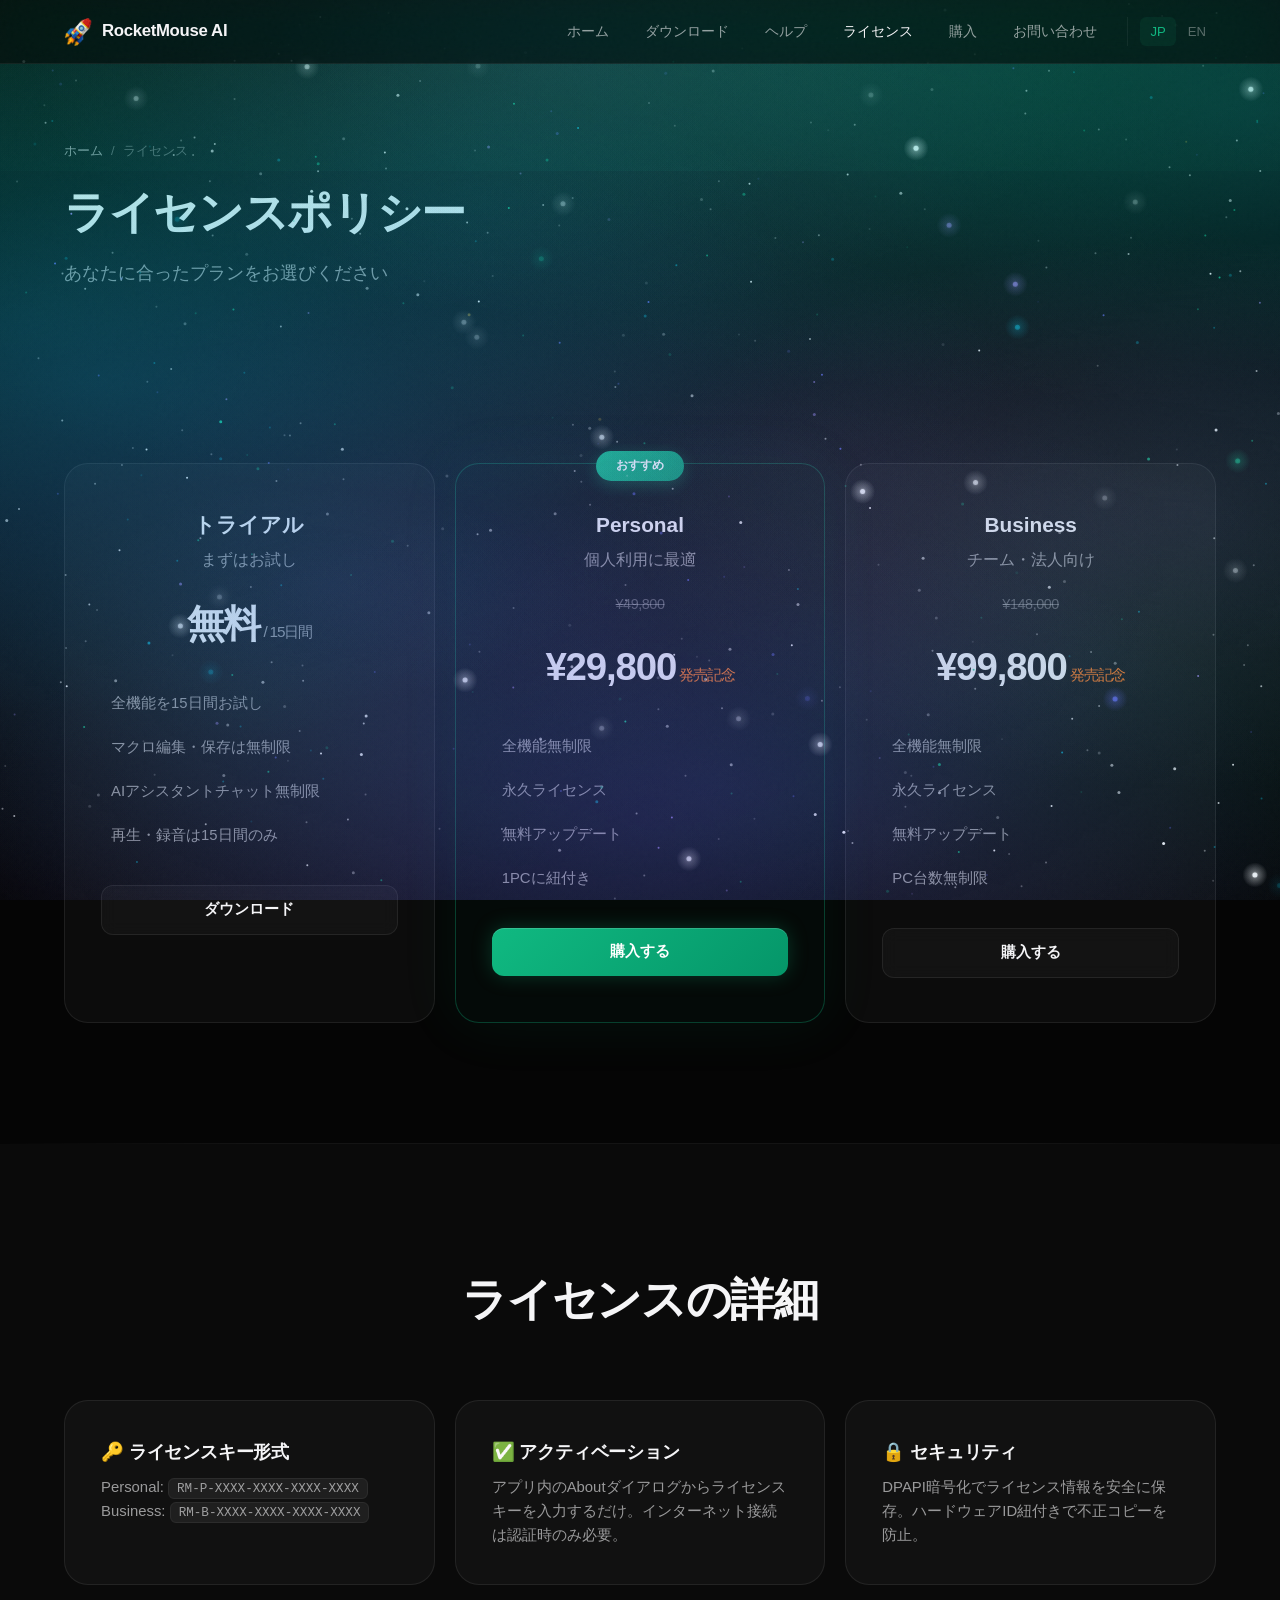
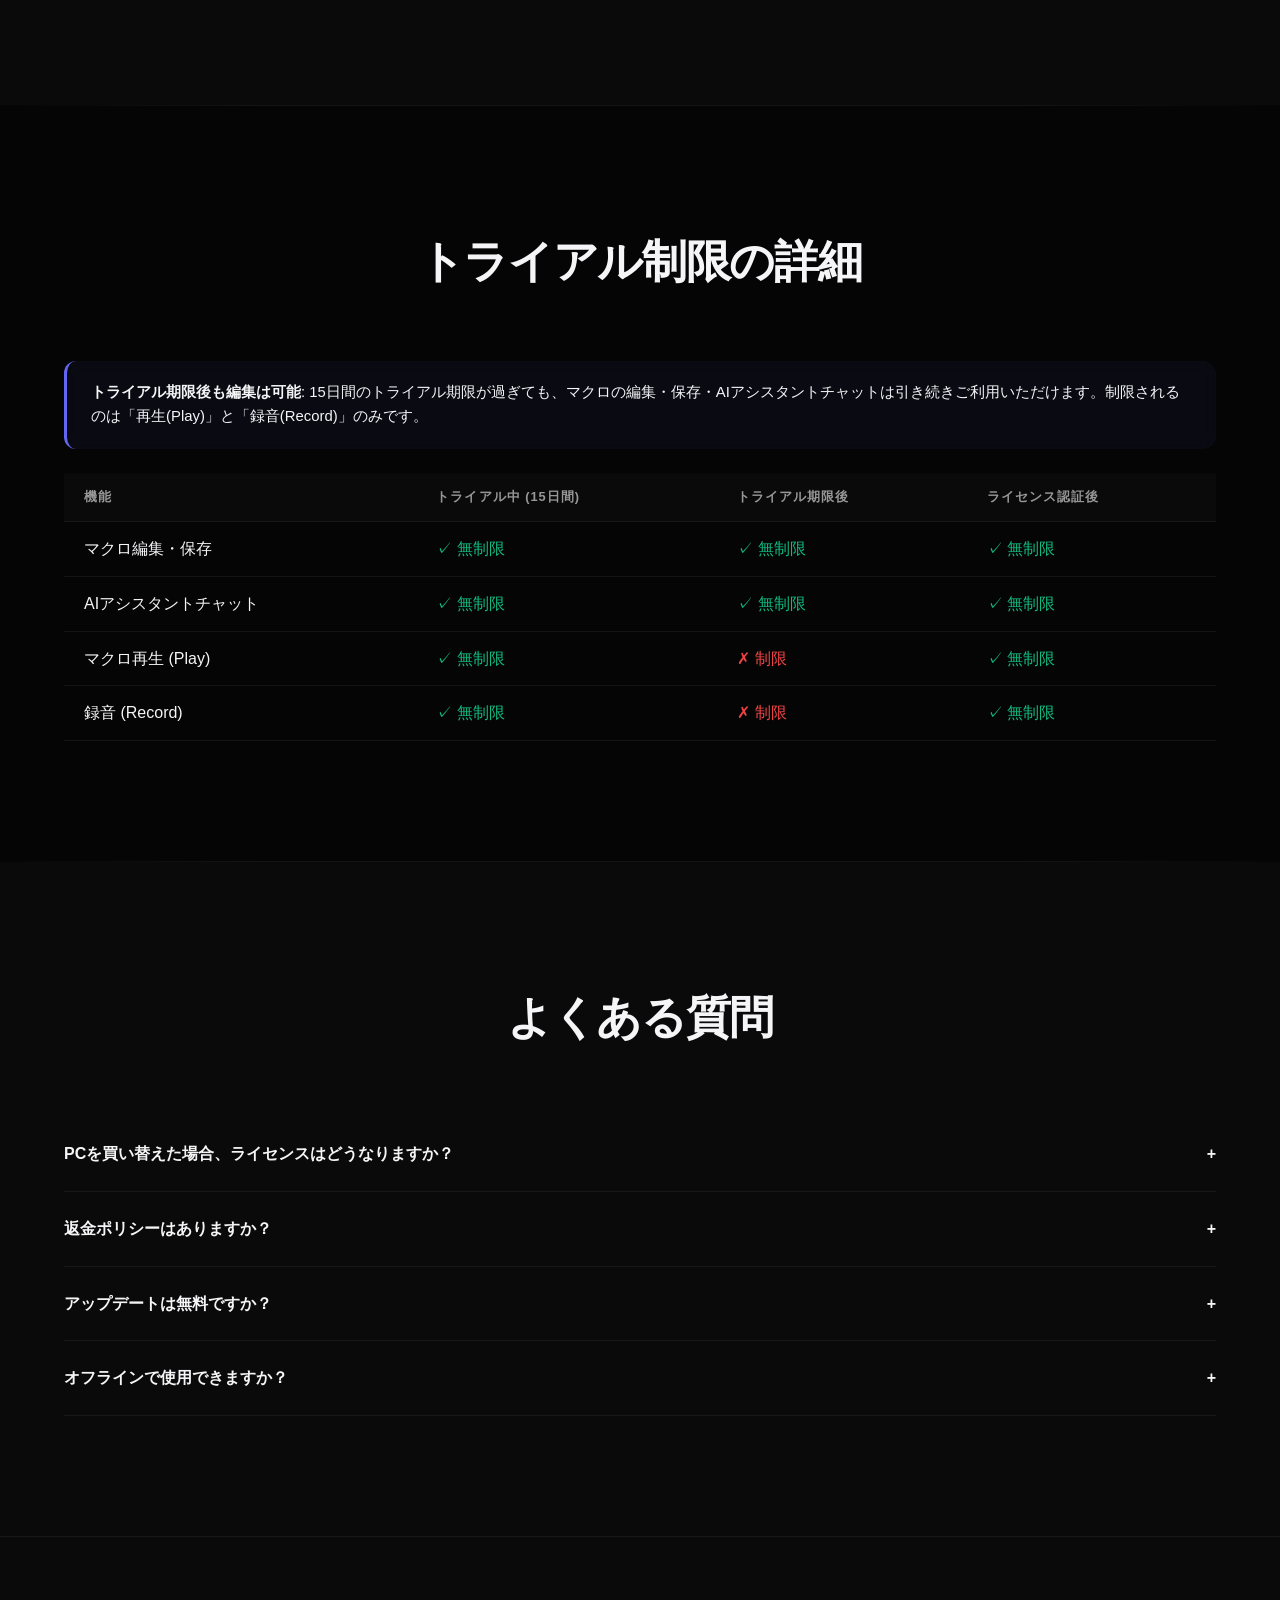
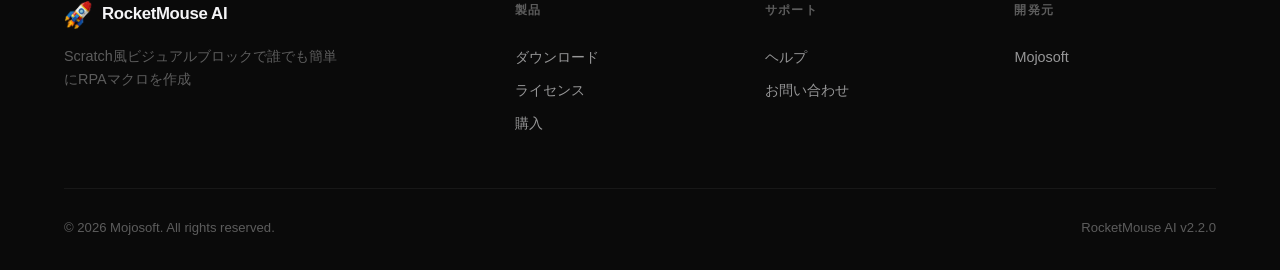
<file: license.html>
<!DOCTYPE html>
<html lang="ja">
<head>
  <meta charset="UTF-8">
  <meta name="viewport" content="width=device-width, initial-scale=1.0">
  <title>ライセンスポリシー — RocketMouse AI</title>
  <meta name="description" content="RocketMouse AI のライセンスプラン: トライアル、Personal、Business">
  <link rel="icon" type="image/png" href="images/logo-64.png">
  <link rel="stylesheet" href="css/style.css">
</head>
<body>

<nav class="nav">
  <div class="container">
    <a href="index.html" class="nav-brand"><img src="images/logo-64.png" alt="">RocketMouse AI</a>
    <button class="nav-mobile-toggle">&#9776;</button>
    <div class="nav-links">
      <a href="index.html">ホーム</a>
      <a href="download.html">ダウンロード</a>
      <a href="help.html">ヘルプ</a>
      <a href="license.html" class="active">ライセンス</a>
      <a href="purchase.html">購入</a>
      <a href="contact.html">お問い合わせ</a>
      <div class="nav-lang">
        <a href="license.html" class="active">JP</a>
        <a href="en/license.html">EN</a>
      </div>
    </div>
  </div>
</nav>

<div class="page-header">
  <div class="container">
    <div class="breadcrumb"><a href="index.html">ホーム</a><span>/</span><span>ライセンス</span></div>
    <h1>ライセンスポリシー</h1>
    <p>あなたに合ったプランをお選びください</p>
  </div>
</div>

<section class="section">
  <div class="container">
    <div class="pricing-grid reveal">
      <div class="pricing-card">
        <h3>トライアル</h3>
        <p class="text-muted">まずはお試し</p>
        <div class="pricing-price">無料<span style="font-size:0.4em;font-weight:400;color:var(--text-secondary);"> / 15日間</span></div>
        <ul class="pricing-features">
          <li class="check">全機能を15日間お試し</li>
          <li class="check">マクロ編集・保存は無制限</li>
          <li class="check">AIアシスタントチャット無制限</li>
          <li class="cross">再生・録音は15日間のみ</li>
        </ul>
        <a href="download.html" class="btn btn-secondary" style="width:100%;justify-content:center;">ダウンロード</a>
      </div>
      <div class="pricing-card featured" data-badge="おすすめ">
        <h3>Personal</h3>
        <p class="text-muted">個人利用に最適</p>
        <div class="pricing-price" style="font-size:0.9em;text-decoration:line-through;color:var(--text-muted);font-weight:400;">&yen;49,800</div>
        <div class="pricing-price">&yen;29,800<span style="font-size:0.4em;font-weight:400;color:#F97316;"> 発売記念</span></div>
        <ul class="pricing-features">
          <li class="check">全機能無制限</li>
          <li class="check">永久ライセンス</li>
          <li class="check">無料アップデート</li>
          <li class="check">1PCに紐付き</li>
        </ul>
        <a href="purchase.html" class="btn btn-primary" style="width:100%;justify-content:center;">購入する</a>
      </div>
      <div class="pricing-card">
        <h3>Business</h3>
        <p class="text-muted">チーム・法人向け</p>
        <div class="pricing-price" style="font-size:0.9em;text-decoration:line-through;color:var(--text-muted);font-weight:400;">&yen;148,000</div>
        <div class="pricing-price">&yen;99,800<span style="font-size:0.4em;font-weight:400;color:#F97316;"> 発売記念</span></div>
        <ul class="pricing-features">
          <li class="check">全機能無制限</li>
          <li class="check">永久ライセンス</li>
          <li class="check">無料アップデート</li>
          <li class="check">PC台数無制限</li>
        </ul>
        <a href="purchase.html" class="btn btn-secondary" style="width:100%;justify-content:center;">購入する</a>
      </div>
    </div>
  </div>
</section>

<hr class="section-divider">

<section class="section section-alt">
  <div class="container">
    <div class="section-header reveal">
      <h2>ライセンスの詳細</h2>
    </div>
    <div class="feature-grid feature-grid-3">
      <div class="card reveal reveal-delay-1">
        <h3>&#128273; ライセンスキー形式</h3>
        <p>Personal: <code>RM-P-XXXX-XXXX-XXXX-XXXX</code><br>
           Business: <code>RM-B-XXXX-XXXX-XXXX-XXXX</code></p>
      </div>
      <div class="card reveal reveal-delay-2">
        <h3>&#9989; アクティベーション</h3>
        <p>アプリ内のAboutダイアログからライセンスキーを入力するだけ。インターネット接続は認証時のみ必要。</p>
      </div>
      <div class="card reveal reveal-delay-3">
        <h3>&#128274; セキュリティ</h3>
        <p>DPAPI暗号化でライセンス情報を安全に保存。ハードウェアID紐付きで不正コピーを防止。</p>
      </div>
    </div>
  </div>
</section>

<hr class="section-divider">

<section class="section">
  <div class="container">
    <div class="section-header reveal">
      <h2>トライアル制限の詳細</h2>
    </div>
    <div class="notice notice-info reveal">
      <strong>トライアル期限後も編集は可能</strong>: 15日間のトライアル期限が過ぎても、マクロの編集・保存・AIアシスタントチャットは引き続きご利用いただけます。制限されるのは「再生(Play)」と「録音(Record)」のみです。
    </div>
    <div class="reveal">
      <table>
        <thead>
          <tr><th>機能</th><th>トライアル中 (15日間)</th><th>トライアル期限後</th><th>ライセンス認証後</th></tr>
        </thead>
        <tbody>
          <tr><td>マクロ編集・保存</td><td style="color:var(--accent-green);">&#10003; 無制限</td><td style="color:var(--accent-green);">&#10003; 無制限</td><td style="color:var(--accent-green);">&#10003; 無制限</td></tr>
          <tr><td>AIアシスタントチャット</td><td style="color:var(--accent-green);">&#10003; 無制限</td><td style="color:var(--accent-green);">&#10003; 無制限</td><td style="color:var(--accent-green);">&#10003; 無制限</td></tr>
          <tr><td>マクロ再生 (Play)</td><td style="color:var(--accent-green);">&#10003; 無制限</td><td style="color:var(--accent-red);">&#10007; 制限</td><td style="color:var(--accent-green);">&#10003; 無制限</td></tr>
          <tr><td>録音 (Record)</td><td style="color:var(--accent-green);">&#10003; 無制限</td><td style="color:var(--accent-red);">&#10007; 制限</td><td style="color:var(--accent-green);">&#10003; 無制限</td></tr>
        </tbody>
      </table>
    </div>
  </div>
</section>

<hr class="section-divider">

<section class="section section-alt">
  <div class="container">
    <div class="section-header reveal">
      <h2>よくある質問</h2>
    </div>
    <div class="reveal">
      <div class="faq-item">
        <div class="faq-question"><span>PCを買い替えた場合、ライセンスはどうなりますか？</span><span class="arrow">+</span></div>
        <div class="faq-answer"><p>Personalライセンスはハードウェアに紐付いています。PCを買い替えた場合は、<a href="contact.html">お問い合わせ</a>いただければライセンスキーの再発行を行います。Businessライセンスはハードウェアに紐付かないため、新しいPCでそのまま使用できます。</p></div>
      </div>
      <div class="faq-item">
        <div class="faq-question"><span>返金ポリシーはありますか？</span><span class="arrow">+</span></div>
        <div class="faq-answer"><p>購入から30日以内であれば全額返金に対応いたします。<a href="contact.html">お問い合わせ</a>ページからご連絡ください。</p></div>
      </div>
      <div class="faq-item">
        <div class="faq-question"><span>アップデートは無料ですか？</span><span class="arrow">+</span></div>
        <div class="faq-answer"><p>はい。同一メジャーバージョン（v1.x）内のアップデートは全て無料でご利用いただけます。</p></div>
      </div>
      <div class="faq-item">
        <div class="faq-question"><span>オフラインで使用できますか？</span><span class="arrow">+</span></div>
        <div class="faq-answer"><p>はい。ライセンス認証後はオフラインで使用可能です。AI機能やブラウザ自動化など一部機能はインターネット接続が必要です。</p></div>
      </div>
    </div>
  </div>
</section>

<footer class="footer">
  <div class="container">
    <div class="footer-grid">
      <div class="footer-brand">
        <a href="index.html" class="nav-brand"><img src="images/logo-64.png" alt="" style="width:28px;height:28px">RocketMouse AI</a>
        <p>Scratch風ビジュアルブロックで誰でも簡単にRPAマクロを作成</p>
      </div>
      <div class="footer-col"><h4>製品</h4><a href="download.html">ダウンロード</a><a href="license.html">ライセンス</a><a href="purchase.html">購入</a></div>
      <div class="footer-col"><h4>サポート</h4><a href="help.html">ヘルプ</a><a href="contact.html">お問い合わせ</a></div>
      <div class="footer-col"><h4>開発元</h4><a href="#">Mojosoft</a></div>
    </div>
    <div class="footer-bottom">
      <span>&copy; 2026 Mojosoft. All rights reserved.</span>
      <span>RocketMouse AI v2.2.0</span>
    </div>
  </div>
</footer>

<script src="js/main.js"></script>
</body>
</html>
</file>
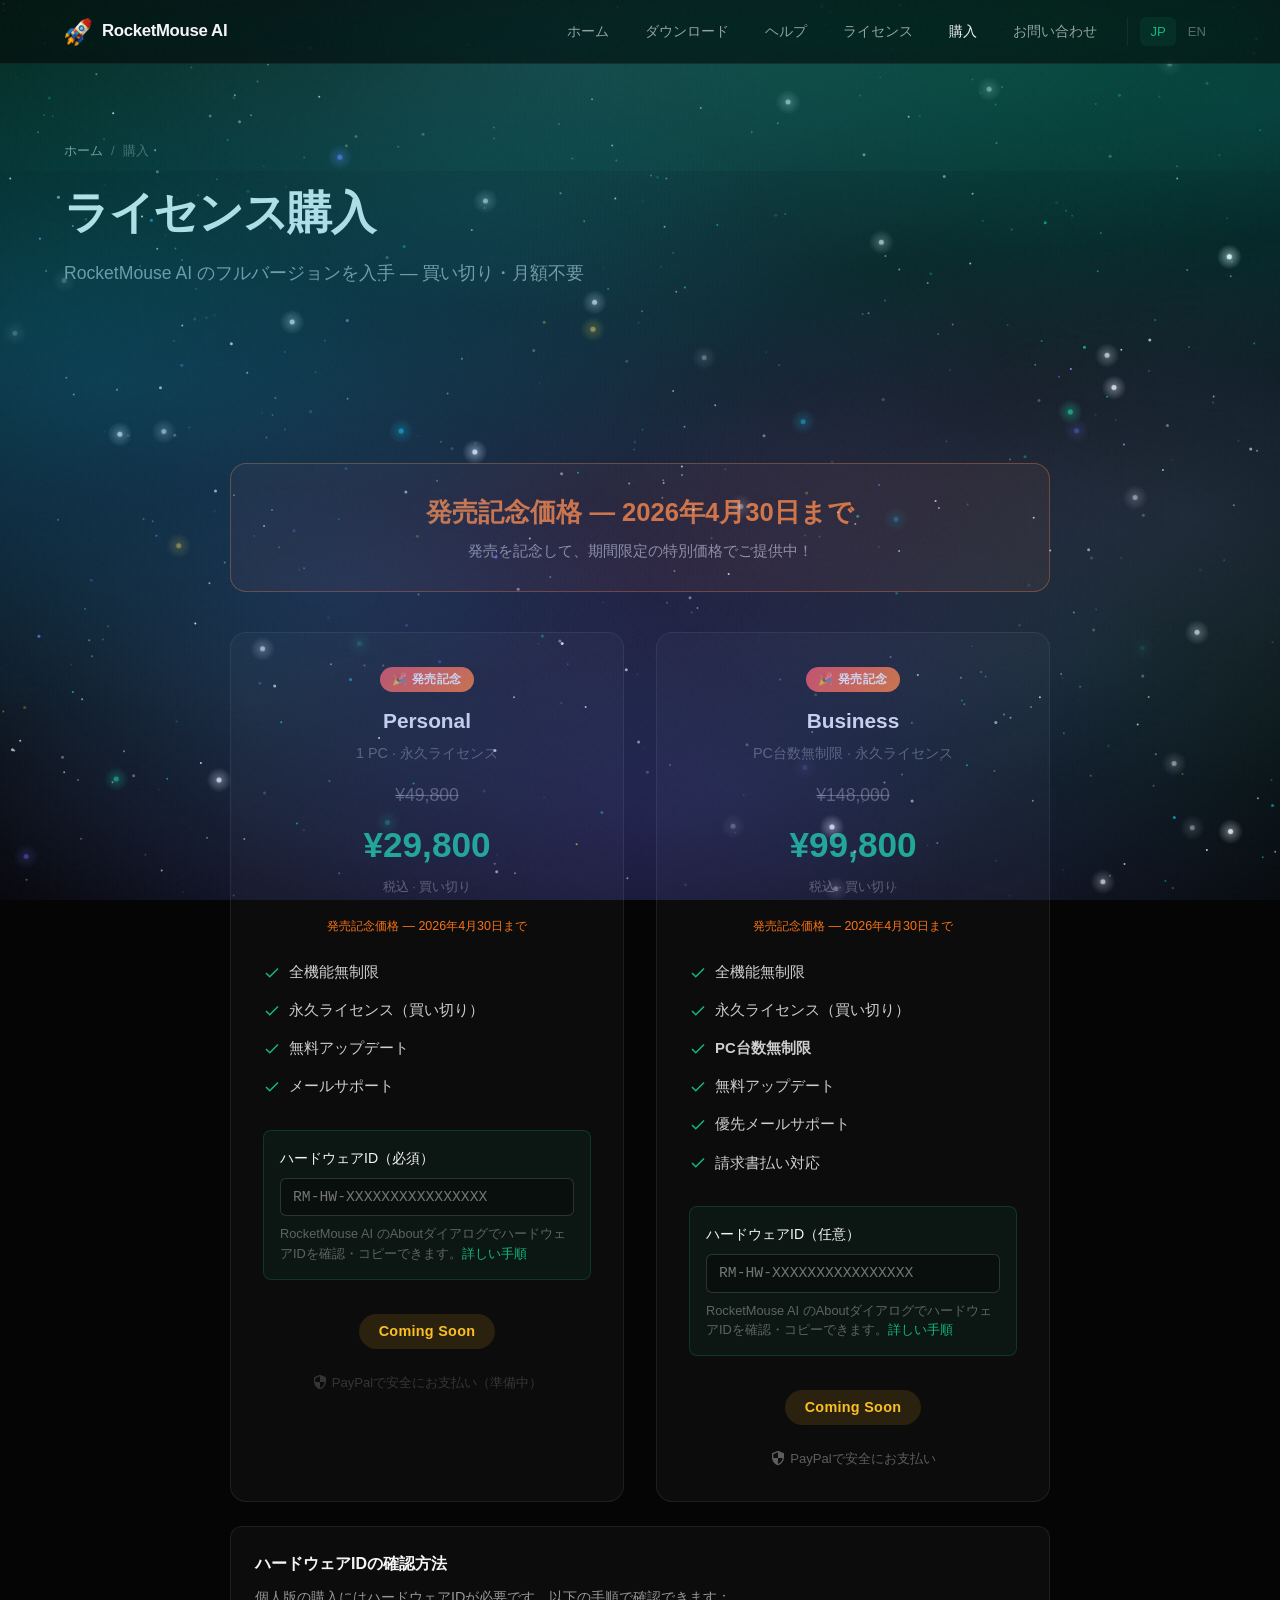
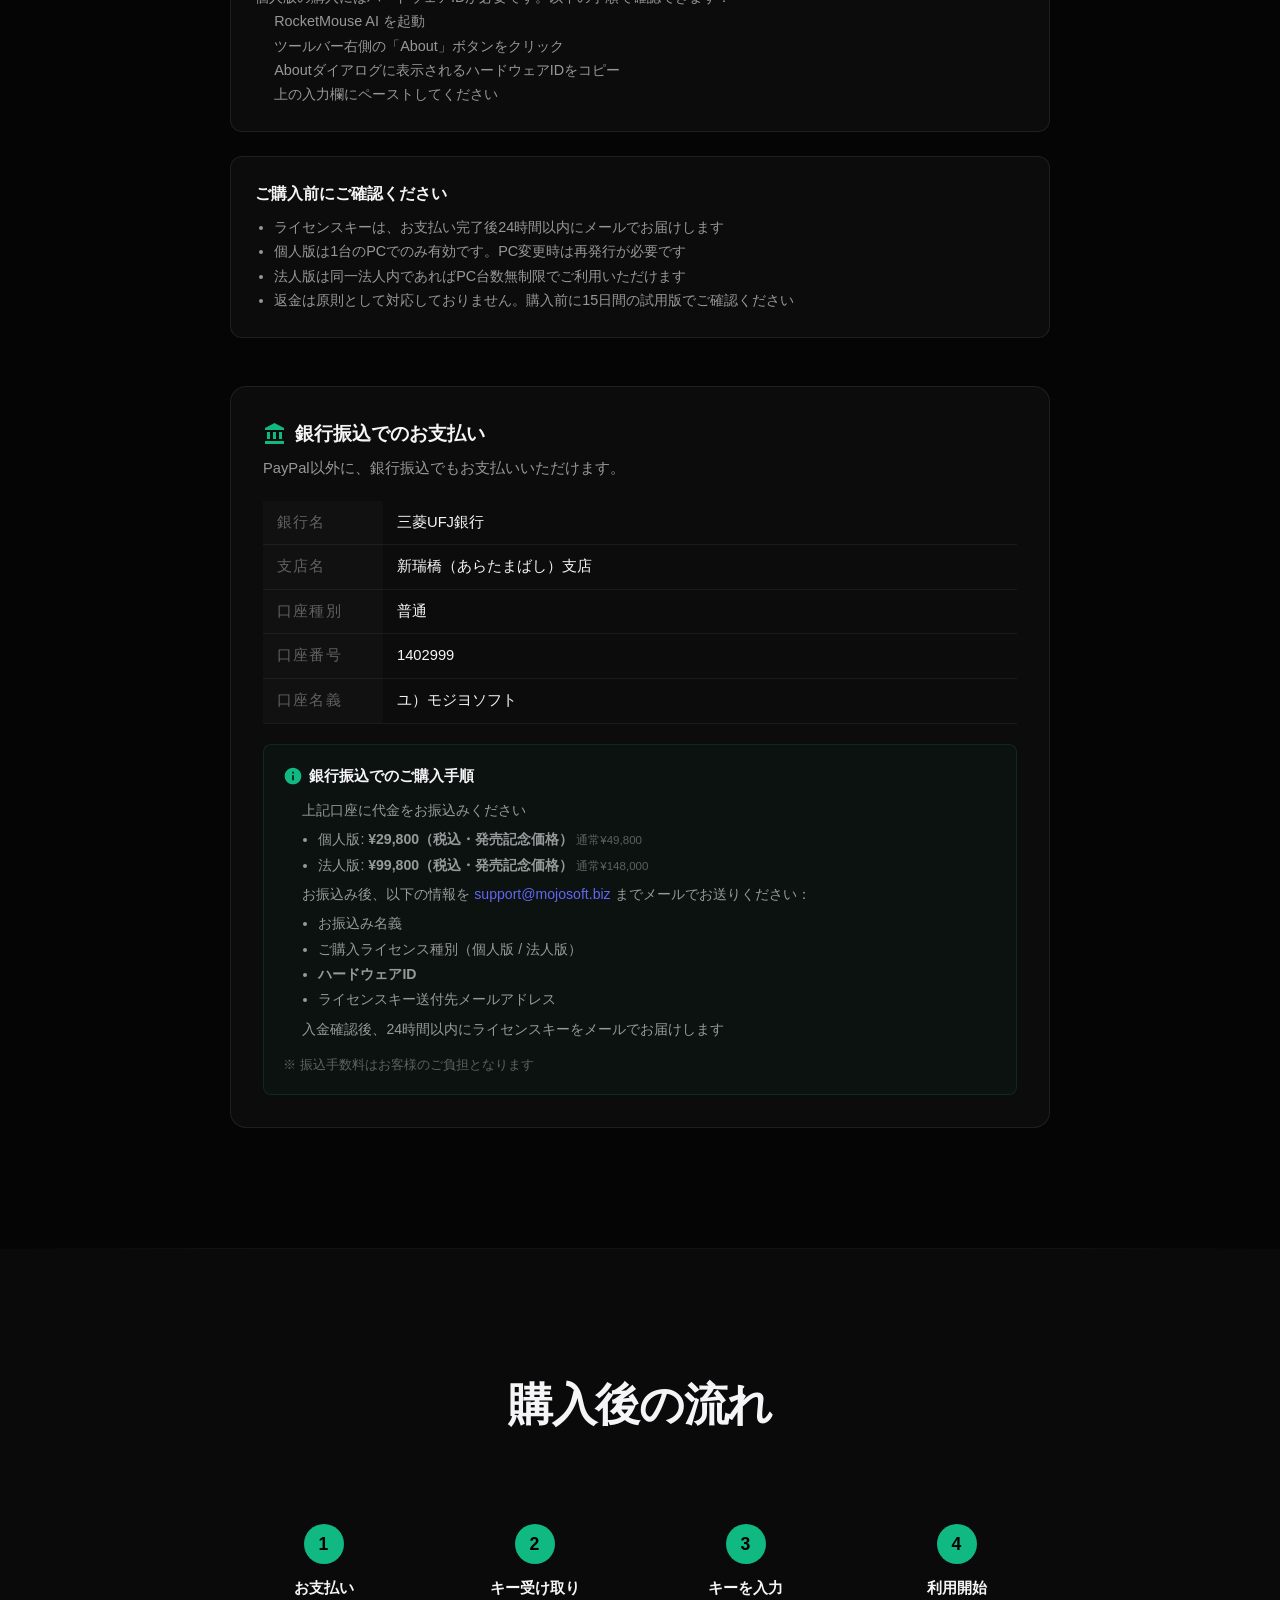
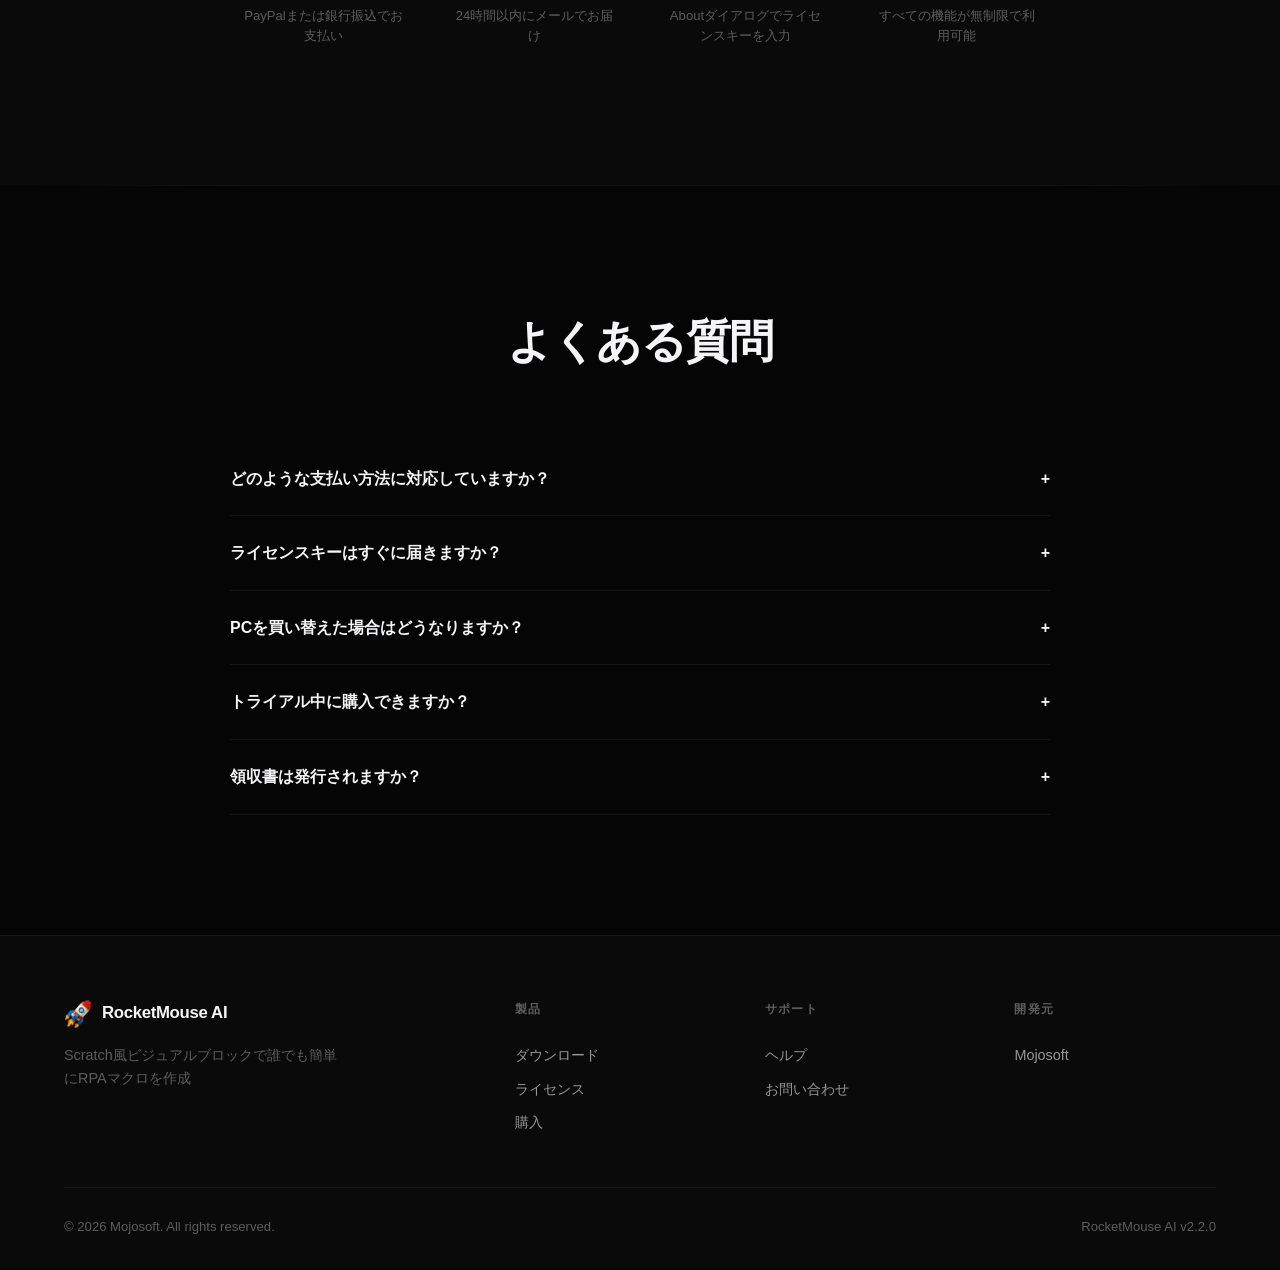
<file: purchase.html>
<!DOCTYPE html>
<html lang="ja">
<head>
  <meta charset="UTF-8">
  <meta name="viewport" content="width=device-width, initial-scale=1.0">
  <title>購入 — RocketMouse AI</title>
  <meta name="description" content="RocketMouse AI ライセンスの購入。買い切り・月額不要のビジュアルRPAマクロエディタ。">
  <meta name="keywords" content="RocketMouse AI,ライセンス,購入,RPA,マクロ,自動化,買い切り,月額不要,個人版,法人版">
  <link rel="icon" type="image/png" href="images/logo-64.png">
  <link rel="stylesheet" href="css/style.css">
  <style>
    /* --- Purchase page specific --- */
    .pricing-grid {
      display: grid;
      grid-template-columns: 1fr 1fr;
      gap: 32px;
      max-width: 820px;
      margin: 40px auto 0;
    }
    @media (max-width: 768px) {
      .pricing-grid { grid-template-columns: 1fr; max-width: 420px; }
    }
    .pricing-card {
      background: var(--glass-bg);
      border: 1px solid var(--glass-border);
      border-radius: var(--radius-lg);
      padding: 2rem;
      text-align: center;
      transition: border-color 0.3s, box-shadow 0.3s;
    }
    .pricing-card:hover {
      border-color: var(--border-hover);
      box-shadow: 0 0 40px rgba(16,185,129,0.06);
    }
    .pricing-card h3 {
      font-size: 1.3rem;
      color: var(--text-primary);
      margin-bottom: 4px;
    }
    .pricing-card .subtitle {
      color: var(--text-muted);
      font-size: 0.9rem;
      margin-bottom: 16px;
    }
    .pricing-card .price {
      font-size: 2.2rem;
      font-weight: 800;
      color: var(--accent-green);
      margin: 12px 0 4px;
    }
    .pricing-card .price-note {
      color: var(--text-muted);
      font-size: 0.8rem;
      margin-bottom: 20px;
    }
    .pricing-card ul {
      list-style: none;
      text-align: left;
      margin-bottom: 24px;
    }
    .pricing-card ul li {
      color: rgba(255,255,255,0.8);
      padding: 0.45rem 0;
      display: flex;
      align-items: center;
      gap: 0.5rem;
      font-size: 0.93rem;
    }
    .pricing-card ul li svg {
      width: 18px;
      height: 18px;
      color: var(--accent-green);
      flex-shrink: 0;
    }

    /* Hardware ID */
    .hardware-id-section {
      margin-bottom: 1.5rem;
      padding: 1rem;
      background: rgba(16,185,129,0.06);
      border: 1px solid rgba(16,185,129,0.2);
      border-radius: 8px;
      text-align: left;
    }
    .hardware-id-section label {
      display: block;
      color: var(--text-primary);
      font-size: 0.88rem;
      margin-bottom: 0.5rem;
      font-weight: 500;
    }
    .hardware-id-section input {
      width: 100%;
      padding: 0.65rem 0.75rem;
      border: 1px solid rgba(255,255,255,0.15);
      border-radius: 6px;
      background: rgba(0,0,0,0.3);
      color: var(--text-primary);
      font-size: 0.92rem;
      font-family: var(--font-mono);
      box-sizing: border-box;
    }
    .hardware-id-section input:focus {
      outline: none;
      border-color: var(--accent-green);
      box-shadow: 0 0 0 2px rgba(16,185,129,0.2);
    }
    .hardware-id-section .help-text {
      color: var(--text-muted);
      font-size: 0.8rem;
      margin-top: 0.5rem;
      line-height: 1.5;
    }
    .hardware-id-section .help-text a {
      color: var(--accent-green);
    }
    .hardware-id-error {
      color: var(--accent-red);
      font-size: 0.82rem;
      margin-top: 0.4rem;
      display: none;
    }

    /* PayPal */
    .paypal-button-container { min-height: 55px; }
    .payment-note {
      text-align: center;
      color: var(--text-muted);
      font-size: 0.82rem;
      margin-top: 0.8rem;
      display: flex;
      align-items: center;
      justify-content: center;
      gap: 4px;
    }
    .payment-note svg { width: 16px; height: 16px; }

    /* Sale badge & launch pricing */
    .sale-badge {
      display: inline-block;
      background: linear-gradient(135deg, #EF4444, #F97316);
      color: #fff;
      font-size: 0.75rem;
      font-weight: 700;
      padding: 3px 12px;
      border-radius: 20px;
      margin-bottom: 12px;
      letter-spacing: 0.5px;
      text-transform: uppercase;
      animation: pulse-badge 2s ease-in-out infinite;
    }
    @keyframes pulse-badge {
      0%, 100% { box-shadow: 0 0 0 0 rgba(239,68,68,0.4); }
      50% { box-shadow: 0 0 0 8px rgba(239,68,68,0); }
    }
    .price-original {
      font-size: 1.1rem;
      color: var(--text-muted);
      text-decoration: line-through;
      margin-bottom: -4px;
    }
    .launch-note {
      color: #F97316;
      font-size: 0.78rem;
      font-weight: 500;
      margin-top: 2px;
      margin-bottom: 16px;
    }

    /* Launch banner */
    .launch-banner {
      max-width: 820px;
      margin: 0 auto 32px;
      padding: 28px 32px;
      border: 1px solid rgba(249,115,22,0.4);
      border-radius: var(--radius-lg);
      background: linear-gradient(135deg, rgba(239,68,68,0.08), rgba(249,115,22,0.08));
      text-align: center;
    }
    .launch-banner h2 {
      color: #F97316;
      font-size: 1.6rem;
      font-weight: 800;
      margin-bottom: 6px;
    }
    .launch-banner p {
      color: var(--text-secondary);
      font-size: 0.95rem;
    }

    /* Bank transfer */
    .bank-transfer-section {
      max-width: 820px;
      margin: 48px auto 0;
      background: var(--glass-bg);
      border: 1px solid var(--glass-border);
      border-radius: var(--radius-lg);
      padding: 2rem;
    }
    .bank-transfer-section h3 {
      font-size: 1.2rem;
      color: var(--text-primary);
      margin-bottom: 8px;
      display: flex;
      align-items: center;
      gap: 8px;
    }
    .bank-transfer-section h3 svg { width: 24px; height: 24px; color: var(--accent-green); }
    .bank-description {
      color: var(--text-secondary);
      font-size: 0.92rem;
      margin-bottom: 20px;
    }
    .bank-table {
      width: 100%;
      border-collapse: collapse;
      margin-bottom: 20px;
    }
    .bank-table th, .bank-table td {
      padding: 10px 14px;
      text-align: left;
      border-bottom: 1px solid var(--border-color);
      font-size: 0.92rem;
    }
    .bank-table th {
      color: var(--text-muted);
      width: 120px;
      font-weight: 500;
    }
    .bank-table td { color: var(--text-primary); }
    .bank-notice {
      background: rgba(16,185,129,0.04);
      border: 1px solid rgba(16,185,129,0.15);
      border-radius: 8px;
      padding: 1.2rem;
    }
    .bank-notice h4 {
      color: var(--text-primary);
      font-size: 0.95rem;
      margin-bottom: 10px;
      display: flex;
      align-items: center;
      gap: 6px;
    }
    .bank-notice h4 svg { width: 20px; height: 20px; color: var(--accent-green); }
    .bank-notice ol {
      color: var(--text-secondary);
      font-size: 0.88rem;
      padding-left: 1.2rem;
      line-height: 1.8;
    }
    .bank-notice ol ul {
      list-style: disc;
      padding-left: 1rem;
      margin: 4px 0;
    }
    .bank-notice ol ul li { color: var(--text-secondary); }
    .bank-note {
      color: var(--text-muted);
      font-size: 0.82rem;
      margin-top: 12px;
      line-height: 1.6;
    }

    /* Notice box */
    .notice-box {
      max-width: 820px;
      margin: 24px auto 0;
      background: var(--glass-bg);
      border: 1px solid var(--glass-border);
      border-radius: var(--radius-md);
      padding: 1.5rem;
    }
    .notice-box h4 {
      color: var(--text-primary);
      font-size: 1rem;
      margin-bottom: 8px;
    }
    .notice-box p, .notice-box li {
      color: var(--text-secondary);
      font-size: 0.9rem;
      line-height: 1.7;
    }
    .notice-box ol { padding-left: 1.2rem; }
    .notice-box ul { list-style: disc; padding-left: 1.2rem; }

    /* Process steps */
    .process-steps {
      display: grid;
      grid-template-columns: repeat(4, 1fr);
      gap: 24px;
      max-width: 820px;
      margin: 32px auto 0;
    }
    @media (max-width: 768px) {
      .process-steps { grid-template-columns: 1fr 1fr; }
    }
    .process-step {
      text-align: center;
      padding: 1.2rem 0.8rem;
    }
    .step-number {
      width: 40px;
      height: 40px;
      border-radius: 50%;
      background: var(--accent-green);
      color: #000;
      font-weight: 700;
      display: flex;
      align-items: center;
      justify-content: center;
      margin: 0 auto 12px;
      font-size: 1.1rem;
    }
    .process-step h4 {
      color: var(--text-primary);
      font-size: 0.95rem;
      margin-bottom: 6px;
    }
    .process-step p {
      color: var(--text-muted);
      font-size: 0.82rem;
      line-height: 1.5;
    }

    /* Success modal */
    .success-modal-overlay {
      position: fixed;
      inset: 0;
      background: rgba(0,0,0,0.7);
      backdrop-filter: blur(8px);
      z-index: 10000;
      display: flex;
      align-items: center;
      justify-content: center;
      opacity: 0;
      pointer-events: none;
      transition: opacity 0.3s;
    }
    .success-modal-overlay.active {
      opacity: 1;
      pointer-events: auto;
    }
    .success-modal {
      background: #111;
      border: 1px solid var(--glass-border);
      border-radius: var(--radius-xl);
      padding: 2.5rem;
      max-width: 460px;
      width: 90%;
      text-align: center;
    }
    .success-icon {
      width: 60px;
      height: 60px;
      border-radius: 50%;
      background: var(--accent-green);
      display: flex;
      align-items: center;
      justify-content: center;
      margin: 0 auto 16px;
    }
    .success-icon svg { width: 32px; height: 32px; color: #000; }
    .success-modal h2 {
      color: var(--text-primary);
      font-size: 1.4rem;
      margin-bottom: 4px;
    }
    .success-subtitle {
      color: var(--text-secondary);
      font-size: 0.92rem;
      margin-bottom: 24px;
    }
    .success-details {
      background: rgba(255,255,255,0.03);
      border: 1px solid var(--border-color);
      border-radius: 10px;
      padding: 16px;
      margin-bottom: 20px;
    }
    .detail-row {
      display: flex;
      justify-content: space-between;
      padding: 8px 0;
      border-bottom: 1px solid rgba(255,255,255,0.04);
    }
    .detail-row:last-child { border-bottom: none; }
    .detail-label { color: var(--text-muted); font-size: 0.85rem; }
    .detail-value { color: var(--text-primary); font-size: 0.85rem; font-weight: 500; }
    .success-next-steps {
      background: rgba(16,185,129,0.06);
      border: 1px solid rgba(16,185,129,0.15);
      border-radius: 8px;
      padding: 14px;
      margin-bottom: 20px;
      text-align: left;
    }
    .success-next-steps h4 {
      color: var(--text-primary);
      font-size: 0.9rem;
      margin-bottom: 8px;
      display: flex;
      align-items: center;
      gap: 6px;
    }
    .success-next-steps h4 svg { width: 18px; height: 18px; color: var(--accent-green); }
    .success-next-steps p {
      color: var(--text-secondary);
      font-size: 0.85rem;
      line-height: 1.6;
    }
    .success-close-btn {
      background: var(--accent-green);
      color: #000;
      border: none;
      border-radius: 8px;
      padding: 10px 32px;
      font-size: 0.95rem;
      font-weight: 600;
      cursor: pointer;
      transition: opacity 0.2s;
    }
    .success-close-btn:hover { opacity: 0.85; }
  </style>
</head>
<body>

<nav class="nav">
  <div class="container">
    <a href="index.html" class="nav-brand"><img src="images/logo-64.png" alt="">RocketMouse AI</a>
    <button class="nav-mobile-toggle">&#9776;</button>
    <div class="nav-links">
      <a href="index.html">ホーム</a>
      <a href="download.html">ダウンロード</a>
      <a href="help.html">ヘルプ</a>
      <a href="license.html">ライセンス</a>
      <a href="purchase.html" class="active">購入</a>
      <a href="contact.html">お問い合わせ</a>
      <div class="nav-lang">
        <a href="purchase.html" class="active">JP</a>
        <a href="en/purchase.html">EN</a>
      </div>
    </div>
  </div>
</nav>

<div class="page-header">
  <div class="container">
    <div class="breadcrumb"><a href="index.html">ホーム</a><span>/</span><span>購入</span></div>
    <h1>ライセンス購入</h1>
    <p>RocketMouse AI のフルバージョンを入手 — 買い切り・月額不要</p>
  </div>
</div>

<!-- 価格カード -->
<section class="section">
  <div class="container">
    <div class="launch-banner reveal">
      <h2>発売記念価格 — 2026年4月30日まで</h2>
      <p>発売を記念して、期間限定の特別価格でご提供中！</p>
    </div>
    <div class="pricing-grid reveal">
      <!-- 個人版 -->
      <div class="pricing-card">
        <span class="sale-badge">&#127881; 発売記念</span>
        <h3>Personal</h3>
        <p class="subtitle">1 PC &middot; 永久ライセンス</p>
        <div class="price-original">&yen;49,800</div>
        <div class="price">&yen;29,800</div>
        <p class="price-note">税込 &middot; 買い切り</p>
        <p class="launch-note">発売記念価格 — 2026年4月30日まで</p>
        <ul>
          <li><svg viewBox="0 0 24 24" fill="none" stroke="currentColor" stroke-width="2"><polyline points="20 6 9 17 4 12"></polyline></svg>全機能無制限</li>
          <li><svg viewBox="0 0 24 24" fill="none" stroke="currentColor" stroke-width="2"><polyline points="20 6 9 17 4 12"></polyline></svg>永久ライセンス（買い切り）</li>
          <li><svg viewBox="0 0 24 24" fill="none" stroke="currentColor" stroke-width="2"><polyline points="20 6 9 17 4 12"></polyline></svg>無料アップデート</li>
          <li><svg viewBox="0 0 24 24" fill="none" stroke="currentColor" stroke-width="2"><polyline points="20 6 9 17 4 12"></polyline></svg>メールサポート</li>
        </ul>
        <!-- ハードウェアID入力欄（個人版は1PC限定のため必須） -->
        <div class="hardware-id-section">
          <label for="hardware-id-input">ハードウェアID（必須）</label>
          <input type="text" id="hardware-id-input" placeholder="RM-HW-XXXXXXXXXXXXXXXX" maxlength="23">
          <p class="help-text">RocketMouse AI のAboutダイアログでハードウェアIDを確認・コピーできます。<a href="#hardware-id-guide">詳しい手順</a></p>
          <p id="hardware-id-error" class="hardware-id-error">ハードウェアIDを入力してください</p>
        </div>
        <div class="paypal-button-container" style="display:flex;align-items:center;justify-content:center;min-height:55px;">
          <span class="badge badge-amber" style="font-size:0.9em;padding:6px 20px;">Coming Soon</span>
        </div>
        <p class="payment-note" style="opacity:0.5;">
          <svg viewBox="0 0 24 24" fill="currentColor"><path d="M12 1L3 5v6c0 5.55 3.84 10.74 9 12 5.16-1.26 9-6.45 9-12V5l-9-4zm0 10.99h7c-.53 4.12-3.28 7.79-7 8.94V12H5V6.3l7-3.11v8.8z"/></svg>
          PayPalで安全にお支払い（準備中）
        </p>
      </div>

      <!-- 法人版 -->
      <div class="pricing-card">
        <span class="sale-badge">&#127881; 発売記念</span>
        <h3>Business</h3>
        <p class="subtitle">PC台数無制限 &middot; 永久ライセンス</p>
        <div class="price-original">&yen;148,000</div>
        <div class="price">&yen;99,800</div>
        <p class="price-note">税込 &middot; 買い切り</p>
        <p class="launch-note">発売記念価格 — 2026年4月30日まで</p>
        <ul>
          <li><svg viewBox="0 0 24 24" fill="none" stroke="currentColor" stroke-width="2"><polyline points="20 6 9 17 4 12"></polyline></svg>全機能無制限</li>
          <li><svg viewBox="0 0 24 24" fill="none" stroke="currentColor" stroke-width="2"><polyline points="20 6 9 17 4 12"></polyline></svg>永久ライセンス（買い切り）</li>
          <li><svg viewBox="0 0 24 24" fill="none" stroke="currentColor" stroke-width="2"><polyline points="20 6 9 17 4 12"></polyline></svg><strong>PC台数無制限</strong></li>
          <li><svg viewBox="0 0 24 24" fill="none" stroke="currentColor" stroke-width="2"><polyline points="20 6 9 17 4 12"></polyline></svg>無料アップデート</li>
          <li><svg viewBox="0 0 24 24" fill="none" stroke="currentColor" stroke-width="2"><polyline points="20 6 9 17 4 12"></polyline></svg>優先メールサポート</li>
          <li><svg viewBox="0 0 24 24" fill="none" stroke="currentColor" stroke-width="2"><polyline points="20 6 9 17 4 12"></polyline></svg>請求書払い対応</li>
        </ul>
        <!-- ハードウェアID入力欄（法人版は任意） -->
        <div class="hardware-id-section">
          <label for="hardware-id-input-business">ハードウェアID（任意）</label>
          <input type="text" id="hardware-id-input-business" placeholder="RM-HW-XXXXXXXXXXXXXXXX" maxlength="23">
          <p class="help-text">RocketMouse AI のAboutダイアログでハードウェアIDを確認・コピーできます。<a href="#hardware-id-guide">詳しい手順</a></p>
        </div>
        <div class="paypal-button-container" style="display:flex;align-items:center;justify-content:center;min-height:55px;">
          <span class="badge badge-amber" style="font-size:0.9em;padding:6px 20px;">Coming Soon</span>
        </div>
        <p class="payment-note">
          <svg viewBox="0 0 24 24" fill="currentColor"><path d="M12 1L3 5v6c0 5.55 3.84 10.74 9 12 5.16-1.26 9-6.45 9-12V5l-9-4zm0 10.99h7c-.53 4.12-3.28 7.79-7 8.94V12H5V6.3l7-3.11v8.8z"/></svg>
          PayPalで安全にお支払い
        </p>
      </div>
    </div>

    <!-- ハードウェアID確認手順 -->
    <div class="notice-box reveal" id="hardware-id-guide">
      <h4>ハードウェアIDの確認方法</h4>
      <p>個人版の購入にはハードウェアIDが必要です。以下の手順で確認できます：</p>
      <ol>
        <li>RocketMouse AI を起動</li>
        <li>ツールバー右側の「About」ボタンをクリック</li>
        <li>Aboutダイアログに表示されるハードウェアIDをコピー</li>
        <li>上の入力欄にペーストしてください</li>
      </ol>
    </div>

    <!-- ご購入前の注意 -->
    <div class="notice-box reveal">
      <h4>ご購入前にご確認ください</h4>
      <ul>
        <li>ライセンスキーは、お支払い完了後24時間以内にメールでお届けします</li>
        <li>個人版は1台のPCでのみ有効です。PC変更時は再発行が必要です</li>
        <li>法人版は同一法人内であればPC台数無制限でご利用いただけます</li>
        <li>返金は原則として対応しておりません。購入前に15日間の試用版でご確認ください</li>
      </ul>
    </div>

    <!-- 銀行振込 -->
    <div class="bank-transfer-section reveal">
      <h3>
        <svg viewBox="0 0 24 24" fill="currentColor"><path d="M4 10v7h3v-7H4zm6 0v7h3v-7h-3zM2 22h19v-3H2v3zm14-12v7h3v-7h-3zm-4.5-9L2 6v2h19V6l-9.5-5z"/></svg>
        銀行振込でのお支払い
      </h3>
      <p class="bank-description">PayPal以外に、銀行振込でもお支払いいただけます。</p>
      <table class="bank-table">
        <tr><th>銀行名</th><td>三菱UFJ銀行</td></tr>
        <tr><th>支店名</th><td>新瑞橋（あらたまばし）支店</td></tr>
        <tr><th>口座種別</th><td>普通</td></tr>
        <tr><th>口座番号</th><td>1402999</td></tr>
        <tr><th>口座名義</th><td>ユ）モジヨソフト</td></tr>
      </table>
      <div class="bank-notice">
        <h4>
          <svg viewBox="0 0 24 24" fill="currentColor"><path d="M12 2C6.48 2 2 6.48 2 12s4.48 10 10 10 10-4.48 10-10S17.52 2 12 2zm1 15h-2v-6h2v6zm0-8h-2V7h2v2z"/></svg>
          銀行振込でのご購入手順
        </h4>
        <ol>
          <li>上記口座に代金をお振込みください
            <ul>
              <li>個人版: <strong>&yen;29,800（税込・発売記念価格）</strong><span style="color:var(--text-muted);font-size:0.82em;"> 通常&yen;49,800</span></li>
              <li>法人版: <strong>&yen;99,800（税込・発売記念価格）</strong><span style="color:var(--text-muted);font-size:0.82em;"> 通常&yen;148,000</span></li>
            </ul>
          </li>
          <li>お振込み後、以下の情報を <a href="mailto:support@mojosoft.biz?subject=RocketMouse%20AI%20銀行振込%20ライセンス申請">support@mojosoft.biz</a> までメールでお送りください：
            <ul>
              <li>お振込み名義</li>
              <li>ご購入ライセンス種別（個人版 / 法人版）</li>
              <li><strong>ハードウェアID</strong></li>
              <li>ライセンスキー送付先メールアドレス</li>
            </ul>
          </li>
          <li>入金確認後、24時間以内にライセンスキーをメールでお届けします</li>
        </ol>
        <p class="bank-note">※ 振込手数料はお客様のご負担となります</p>
      </div>
    </div>
  </div>
</section>

<hr class="section-divider">

<!-- 購入後の流れ -->
<section class="section section-alt">
  <div class="container">
    <div class="section-header reveal"><h2>購入後の流れ</h2></div>
    <div class="process-steps reveal">
      <div class="process-step">
        <div class="step-number">1</div>
        <h4>お支払い</h4>
        <p>PayPalまたは銀行振込でお支払い</p>
      </div>
      <div class="process-step">
        <div class="step-number">2</div>
        <h4>キー受け取り</h4>
        <p>24時間以内にメールでお届け</p>
      </div>
      <div class="process-step">
        <div class="step-number">3</div>
        <h4>キーを入力</h4>
        <p>Aboutダイアログでライセンスキーを入力</p>
      </div>
      <div class="process-step">
        <div class="step-number">4</div>
        <h4>利用開始</h4>
        <p>すべての機能が無制限で利用可能</p>
      </div>
    </div>
  </div>
</section>

<hr class="section-divider">

<!-- よくある質問 -->
<section class="section">
  <div class="container">
    <div class="section-header reveal"><h2>よくある質問</h2></div>
    <div class="reveal" style="max-width:820px;margin:0 auto;">
      <div class="faq-item"><div class="faq-question"><span>どのような支払い方法に対応していますか？</span><span class="arrow">+</span></div><div class="faq-answer"><p>PayPalと銀行振込に対応しています。PayPalではクレジットカード、デビットカード、PayPal残高でお支払いいただけます。</p></div></div>
      <div class="faq-item"><div class="faq-question"><span>ライセンスキーはすぐに届きますか？</span><span class="arrow">+</span></div><div class="faq-answer"><p>お支払い確認後、24時間以内にメールでライセンスキーをお届けします。通常は数時間以内にお届けしますが、時差や確認作業により遅れる場合があります。</p></div></div>
      <div class="faq-item"><div class="faq-question"><span>PCを買い替えた場合はどうなりますか？</span><span class="arrow">+</span></div><div class="faq-answer"><p><strong>個人版</strong>の場合は、サポートまでご連絡ください。新しいPCで使用できるようライセンスを再発行いたします。<strong>法人版</strong>の場合は、PC台数無制限のため再発行は不要です。</p></div></div>
      <div class="faq-item"><div class="faq-question"><span>トライアル中に購入できますか？</span><span class="arrow">+</span></div><div class="faq-answer"><p>はい。トライアル期間中またはトライアル終了後いつでもライセンスを購入・認証できます。</p></div></div>
      <div class="faq-item"><div class="faq-question"><span>領収書は発行されますか？</span><span class="arrow">+</span></div><div class="faq-answer"><p>はい。PayPalの購入レシートが領収書となります。法人向け請求書が必要な場合は<a href="contact.html">お問い合わせ</a>ください。</p></div></div>
    </div>
  </div>
</section>

<!-- 購入完了モーダル -->
<div id="success-modal" class="success-modal-overlay">
  <div class="success-modal">
    <div class="success-icon">
      <svg viewBox="0 0 24 24" fill="none" stroke="currentColor" stroke-width="3"><polyline points="20 6 9 17 4 12"></polyline></svg>
    </div>
    <h2>お支払い完了</h2>
    <p class="success-subtitle">ご購入ありがとうございます！</p>
    <div class="success-details">
      <div class="detail-row"><span class="detail-label">ご購入製品</span><span class="detail-value" id="modal-product">-</span></div>
      <div class="detail-row"><span class="detail-label">お支払い金額</span><span class="detail-value" id="modal-amount">-</span></div>
      <div class="detail-row"><span class="detail-label">メールアドレス</span><span class="detail-value" id="modal-email">-</span></div>
      <div class="detail-row" id="modal-hwid-row"><span class="detail-label">ハードウェアID</span><span class="detail-value" id="modal-hwid">-</span></div>
    </div>
    <div class="success-next-steps">
      <h4>
        <svg viewBox="0 0 24 24" fill="currentColor"><path d="M20 4H4c-1.1 0-2 .9-2 2v12c0 1.1.9 2 2 2h16c1.1 0 2-.9 2-2V6c0-1.1-.9-2-2-2zm0 4l-8 5-8-5V6l8 5 8-5v2z"/></svg>
        次のステップ
      </h4>
      <p>ライセンスキーは<strong>24時間以内</strong>に上記メールアドレス宛にお届けします。届きましたらRocketMouse AI のAboutダイアログでキーを入力してください。</p>
    </div>
    <button class="success-close-btn" onclick="closeSuccessModal()">閉じる</button>
  </div>
</div>

<footer class="footer">
  <div class="container">
    <div class="footer-grid">
      <div class="footer-brand"><a href="index.html" class="nav-brand"><img src="images/logo-64.png" alt="" style="width:28px;height:28px">RocketMouse AI</a><p>Scratch風ビジュアルブロックで誰でも簡単にRPAマクロを作成</p></div>
      <div class="footer-col"><h4>製品</h4><a href="download.html">ダウンロード</a><a href="license.html">ライセンス</a><a href="purchase.html">購入</a></div>
      <div class="footer-col"><h4>サポート</h4><a href="help.html">ヘルプ</a><a href="contact.html">お問い合わせ</a></div>
      <div class="footer-col"><h4>開発元</h4><a href="#">Mojosoft</a></div>
    </div>
    <div class="footer-bottom"><span>&copy; 2026 Mojosoft. All rights reserved.</span><span>RocketMouse AI v2.2.0</span></div>
  </div>
</footer>

<!-- PayPal SDK (JPY) — disabled until launch -->
<!-- <script src="https://www.paypal.com/sdk/js?client-id=AQW_pNfSyvlWxHshLEfmnSzEq85x3im5k-2Khrpns2wh7XV2yp5oYYkwb1_8-8fT2U6fnVIX4xlrTvgO&currency=JPY&locale=ja_JP"></script> -->
<script>
    // 購入完了モーダル
    function showSuccessModal(product, amount, email, hardwareId) {
        document.getElementById('modal-product').textContent = product;
        document.getElementById('modal-amount').textContent = amount;
        document.getElementById('modal-email').textContent = email;
        var hwidRow = document.getElementById('modal-hwid-row');
        var hwidValue = document.getElementById('modal-hwid');
        if (hardwareId) {
            hwidRow.style.display = 'flex';
            hwidValue.textContent = hardwareId;
        } else {
            hwidRow.style.display = 'none';
        }
        document.getElementById('success-modal').classList.add('active');
        document.body.style.overflow = 'hidden';
    }
    function closeSuccessModal() {
        document.getElementById('success-modal').classList.remove('active');
        document.body.style.overflow = '';
    }
    document.getElementById('success-modal').addEventListener('click', function(e) {
        if (e.target === this) closeSuccessModal();
    });

    // ハードウェアID検証（RM-HW- + 16文字英数字）
    function validateHardwareId(id) {
        return /^RM-HW-[A-Z0-9]{16}$/.test(id);
    }
    function showHardwareIdError(show, msg) {
        var el = document.getElementById('hardware-id-error');
        if (el) {
            el.textContent = msg || 'ハードウェアIDを入力してください';
            el.style.display = show ? 'block' : 'none';
        }
    }

    // 個人版 PayPalボタン
    if (document.getElementById('paypal-button-personal')) {
        paypal.Buttons({
            style: { layout: 'vertical', color: 'blue', shape: 'rect', label: 'paypal' },
            onClick: function(data, actions) {
                var input = document.getElementById('hardware-id-input');
                var hwid = input ? input.value.trim().toUpperCase() : '';
                if (!hwid) {
                    showHardwareIdError(true, 'ハードウェアIDを入力してください');
                    input.focus();
                    return actions.reject();
                }
                if (!validateHardwareId(hwid)) {
                    showHardwareIdError(true, 'ハードウェアIDの形式が正しくありません（例: RM-HW-A3F2K9X1B7D4E6G8）');
                    input.focus();
                    return actions.reject();
                }
                showHardwareIdError(false);
                return actions.resolve();
            },
            createOrder: function(data, actions) {
                var input = document.getElementById('hardware-id-input');
                var hwid = input ? input.value.trim().toUpperCase() : '';
                return actions.order.create({
                    purchase_units: [{
                        description: 'RocketMouse AI 個人版ライセンス [HW:' + hwid + ']',
                        amount: {
                            currency_code: 'JPY',
                            value: '29800',
                            breakdown: { item_total: { currency_code: 'JPY', value: '29800' } }
                        },
                        items: [{
                            name: 'RocketMouse AI 個人版ライセンス',
                            sku: 'MJ020',
                            unit_amount: { currency_code: 'JPY', value: '29800' },
                            quantity: '1',
                            description: 'HW:' + hwid
                        }],
                        custom_id: 'MJ020|' + hwid
                    }]
                });
            },
            onApprove: function(data, actions) {
                return actions.order.capture().then(function(details) {
                    var input = document.getElementById('hardware-id-input');
                    var hwid = input ? input.value.trim().toUpperCase() : '';
                    showSuccessModal('RocketMouse AI 個人版', '¥29,800（税込・発売記念価格）', details.payer.email_address, hwid);
                });
            },
            onError: function(err) {
                console.error('PayPal Error:', err);
                alert('決済処理中にエラーが発生しました。もう一度お試しください。');
            }
        }).render('#paypal-button-personal');
    }

    // 法人版 PayPalボタン
    if (document.getElementById('paypal-button-business')) {
        paypal.Buttons({
            style: { layout: 'vertical', color: 'gold', shape: 'rect', label: 'paypal' },
            createOrder: function(data, actions) {
                var input = document.getElementById('hardware-id-input-business');
                var hwid = input ? input.value.trim().toUpperCase() : '';
                var desc = hwid
                    ? 'RocketMouse AI 法人版ライセンス（PC台数無制限）[HW:' + hwid + ']'
                    : 'RocketMouse AI 法人版ライセンス（PC台数無制限）';
                return actions.order.create({
                    purchase_units: [{
                        description: desc,
                        amount: {
                            currency_code: 'JPY',
                            value: '99800',
                            breakdown: { item_total: { currency_code: 'JPY', value: '99800' } }
                        },
                        items: [{
                            name: 'RocketMouse AI 法人版ライセンス（PC台数無制限）',
                            sku: 'MJ021',
                            unit_amount: { currency_code: 'JPY', value: '99800' },
                            quantity: '1',
                            description: hwid ? 'HW:' + hwid : 'PC台数無制限'
                        }],
                        custom_id: 'MJ021|' + (hwid || 'UNLIMITED')
                    }]
                });
            },
            onApprove: function(data, actions) {
                return actions.order.capture().then(function(details) {
                    var input = document.getElementById('hardware-id-input-business');
                    var hwid = input ? input.value.trim().toUpperCase() : '';
                    showSuccessModal('RocketMouse AI 法人版（PC台数無制限）', '¥99,800（税込・発売記念価格）', details.payer.email_address, hwid || null);
                });
            },
            onError: function(err) {
                console.error('PayPal Error:', err);
                alert('決済処理中にエラーが発生しました。もう一度お試しください。');
            }
        }).render('#paypal-button-business');
    }
</script>
<script src="js/main.js"></script>
</body>
</html>
</file>
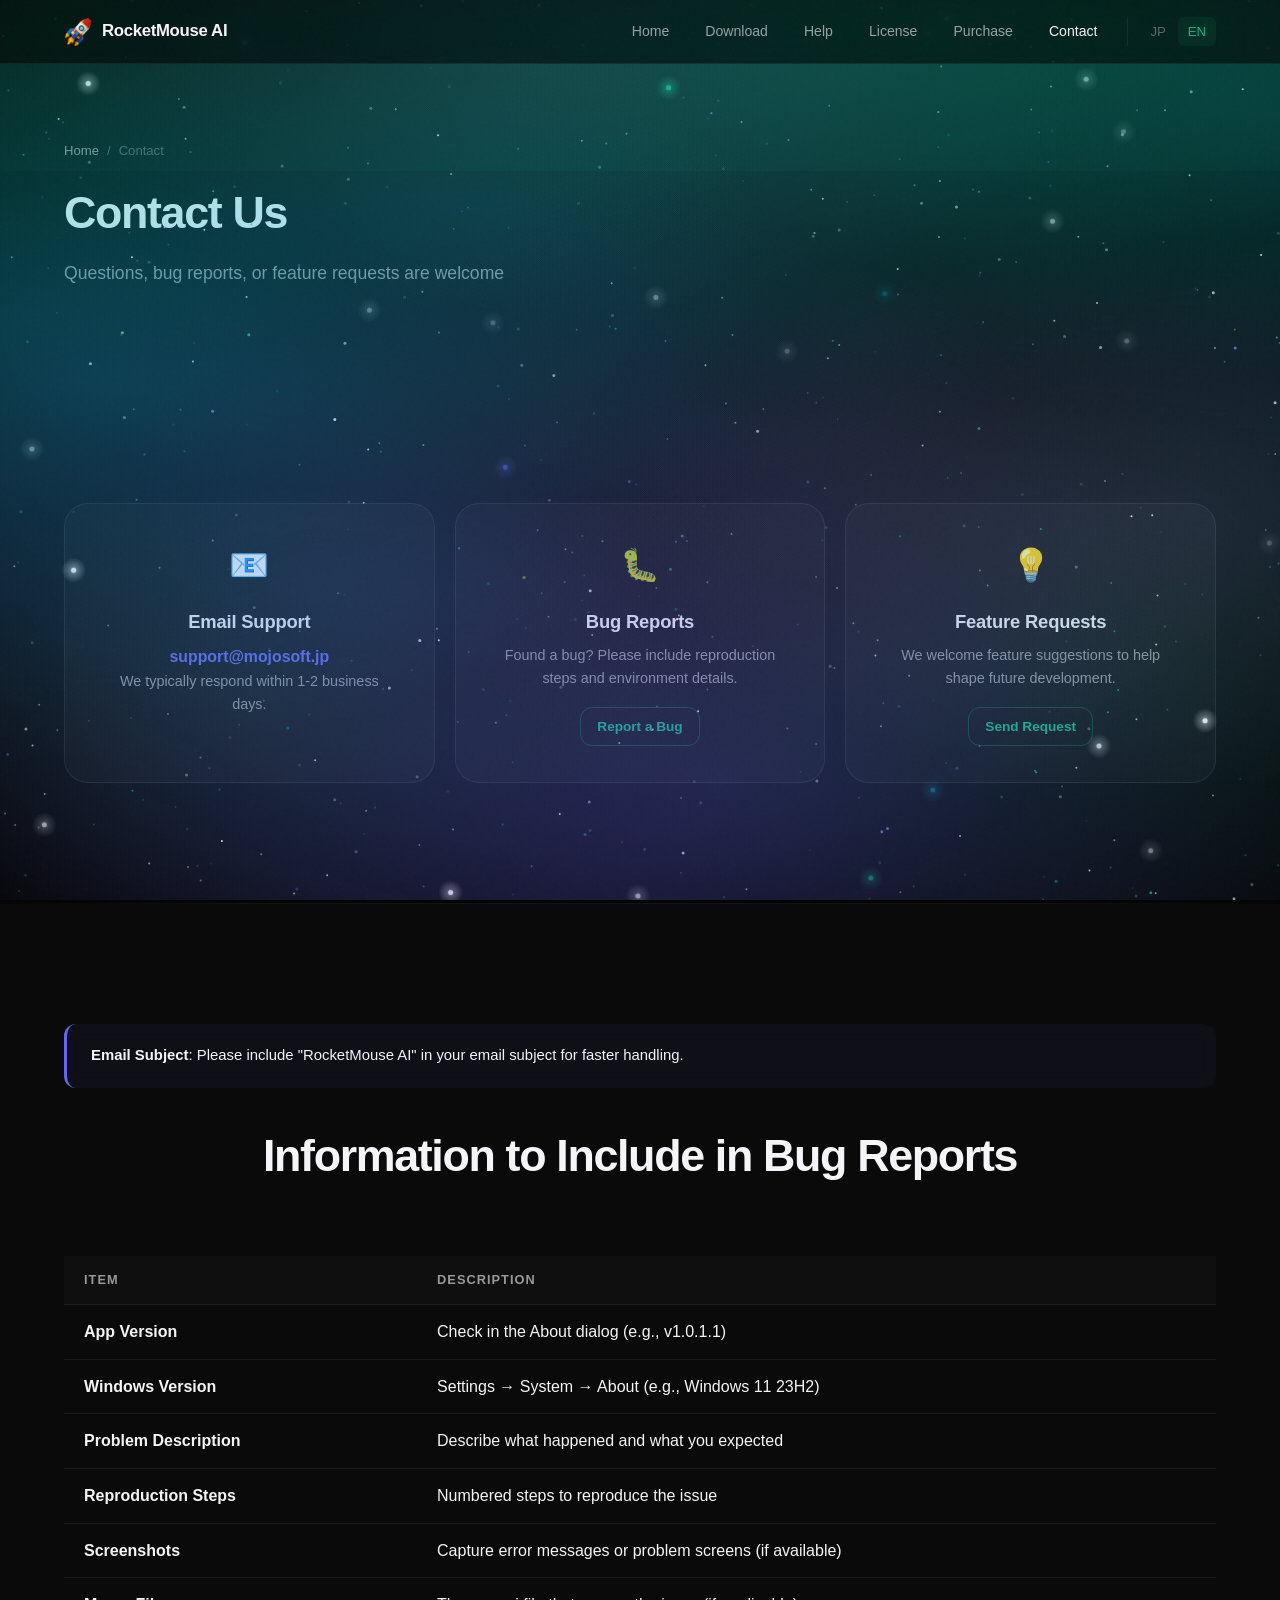
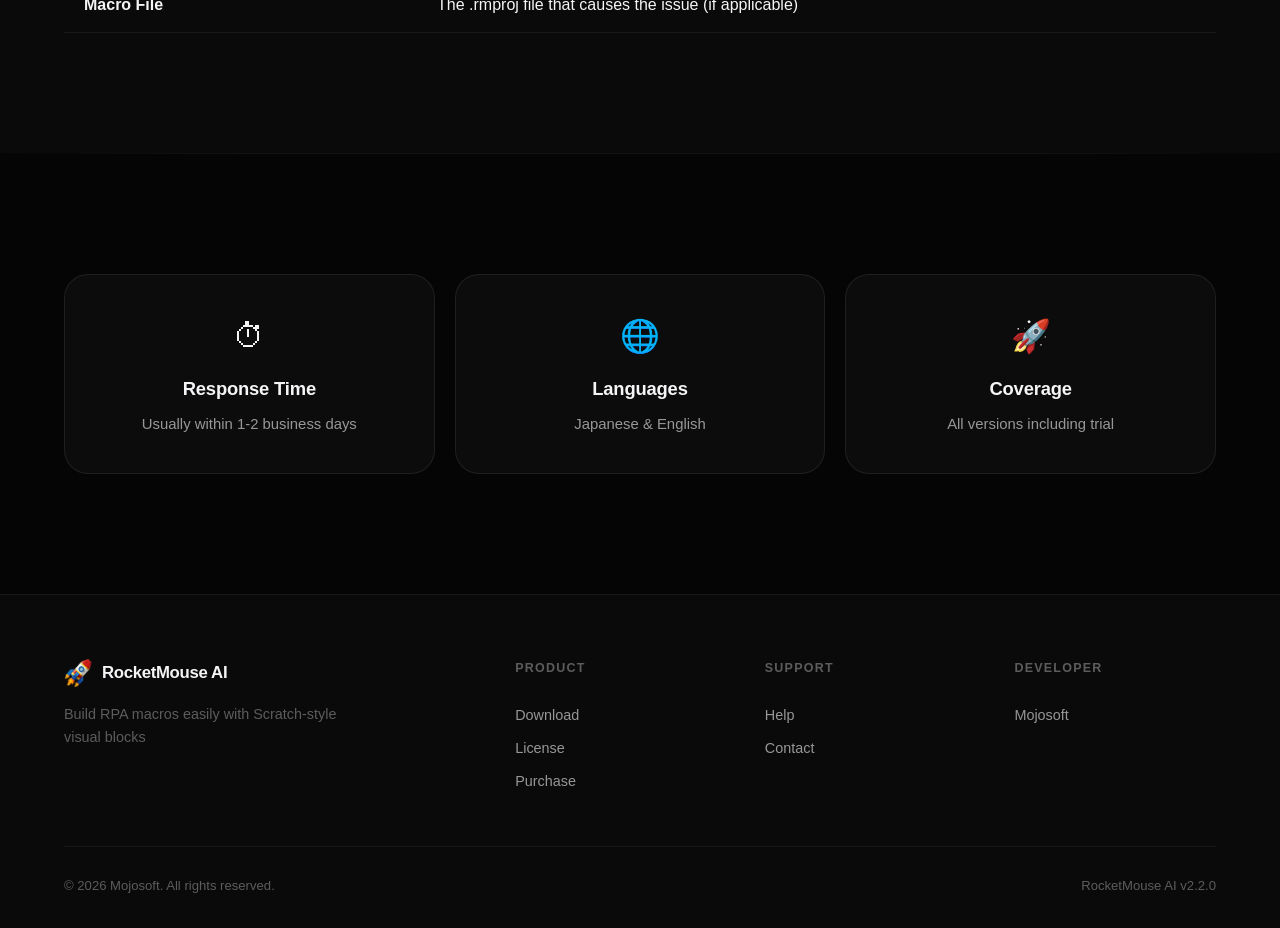
<file: en/contact.html>
<!DOCTYPE html>
<html lang="en">
<head>
  <meta charset="UTF-8">
  <meta name="viewport" content="width=device-width, initial-scale=1.0">
  <title>Contact Us — RocketMouse AI</title>
  <meta name="description" content="Contact RocketMouse AI support for questions, bug reports, or feature requests.">
  <link rel="icon" type="image/png" href="../images/logo-64.png">
  <link rel="stylesheet" href="../css/style.css">
</head>
<body>

<nav class="nav">
  <div class="container">
    <a href="index.html" class="nav-brand"><img src="../images/logo-64.png" alt="">RocketMouse AI</a>
    <button class="nav-mobile-toggle">&#9776;</button>
    <div class="nav-links">
      <a href="index.html">Home</a>
      <a href="download.html">Download</a>
      <a href="help.html">Help</a>
      <a href="license.html">License</a>
      <a href="purchase.html">Purchase</a>
      <a href="contact.html" class="active">Contact</a>
      <div class="nav-lang">
        <a href="../contact.html">JP</a>
        <a href="contact.html" class="active">EN</a>
      </div>
    </div>
  </div>
</nav>

<div class="page-header">
  <div class="container">
    <div class="breadcrumb"><a href="index.html">Home</a><span>/</span><span>Contact</span></div>
    <h1>Contact Us</h1>
    <p>Questions, bug reports, or feature requests are welcome</p>
  </div>
</div>

<section class="section">
  <div class="container">
    <div class="contact-info reveal">
      <div class="card contact-card">
        <div class="contact-icon">&#128231;</div>
        <h3>Email Support</h3>
        <p><a href="mailto:support@mojosoft.jp" style="font-size:1.1em;font-weight:600;">support@mojosoft.jp</a></p>
        <p>We typically respond within 1-2 business days.</p>
      </div>
      <div class="card contact-card">
        <div class="contact-icon">&#128027;</div>
        <h3>Bug Reports</h3>
        <p>Found a bug? Please include reproduction steps and environment details.</p>
        <a href="mailto:support@mojosoft.jp?subject=RocketMouse AI Bug Report" class="btn btn-sm btn-outline mt-2">Report a Bug</a>
      </div>
      <div class="card contact-card">
        <div class="contact-icon">&#128161;</div>
        <h3>Feature Requests</h3>
        <p>We welcome feature suggestions to help shape future development.</p>
        <a href="mailto:support@mojosoft.jp?subject=RocketMouse AI Feature Request" class="btn btn-sm btn-outline mt-2">Send Request</a>
      </div>
    </div>
  </div>
</section>

<hr class="section-divider">

<section class="section section-alt">
  <div class="container">
    <div class="notice notice-info reveal">
      <strong>Email Subject</strong>: Please include "RocketMouse AI" in your email subject for faster handling.
    </div>
    <div class="section-header mt-4 reveal"><h2>Information to Include in Bug Reports</h2></div>
    <div class="reveal">
      <table>
        <thead><tr><th>Item</th><th>Description</th></tr></thead>
        <tbody>
          <tr><td><strong>App Version</strong></td><td>Check in the About dialog (e.g., v1.0.1.1)</td></tr>
          <tr><td><strong>Windows Version</strong></td><td>Settings &rarr; System &rarr; About (e.g., Windows 11 23H2)</td></tr>
          <tr><td><strong>Problem Description</strong></td><td>Describe what happened and what you expected</td></tr>
          <tr><td><strong>Reproduction Steps</strong></td><td>Numbered steps to reproduce the issue</td></tr>
          <tr><td><strong>Screenshots</strong></td><td>Capture error messages or problem screens (if available)</td></tr>
          <tr><td><strong>Macro File</strong></td><td>The .rmproj file that causes the issue (if applicable)</td></tr>
        </tbody>
      </table>
    </div>
  </div>
</section>

<hr class="section-divider">

<section class="section">
  <div class="container">
    <div class="feature-grid feature-grid-3 reveal">
      <div class="card" style="text-align:center;">
        <div style="font-size:2em;margin-bottom:12px;">&#9201;</div>
        <h3>Response Time</h3>
        <p>Usually within 1-2 business days</p>
      </div>
      <div class="card" style="text-align:center;">
        <div style="font-size:2em;margin-bottom:12px;">&#127760;</div>
        <h3>Languages</h3>
        <p>Japanese &amp; English</p>
      </div>
      <div class="card" style="text-align:center;">
        <div style="font-size:2em;margin-bottom:12px;">&#128640;</div>
        <h3>Coverage</h3>
        <p>All versions including trial</p>
      </div>
    </div>
  </div>
</section>

<footer class="footer">
  <div class="container">
    <div class="footer-grid">
      <div class="footer-brand"><a href="index.html" class="nav-brand"><img src="../images/logo-64.png" alt="" style="width:28px;height:28px">RocketMouse AI</a><p>Build RPA macros easily with Scratch-style visual blocks</p></div>
      <div class="footer-col"><h4>Product</h4><a href="download.html">Download</a><a href="license.html">License</a><a href="purchase.html">Purchase</a></div>
      <div class="footer-col"><h4>Support</h4><a href="help.html">Help</a><a href="contact.html">Contact</a></div>
      <div class="footer-col"><h4>Developer</h4><a href="#">Mojosoft</a></div>
    </div>
    <div class="footer-bottom"><span>&copy; 2026 Mojosoft. All rights reserved.</span><span>RocketMouse AI v2.2.0</span></div>
  </div>
</footer>

<script src="../js/main.js"></script>
</body>
</html>
</file>
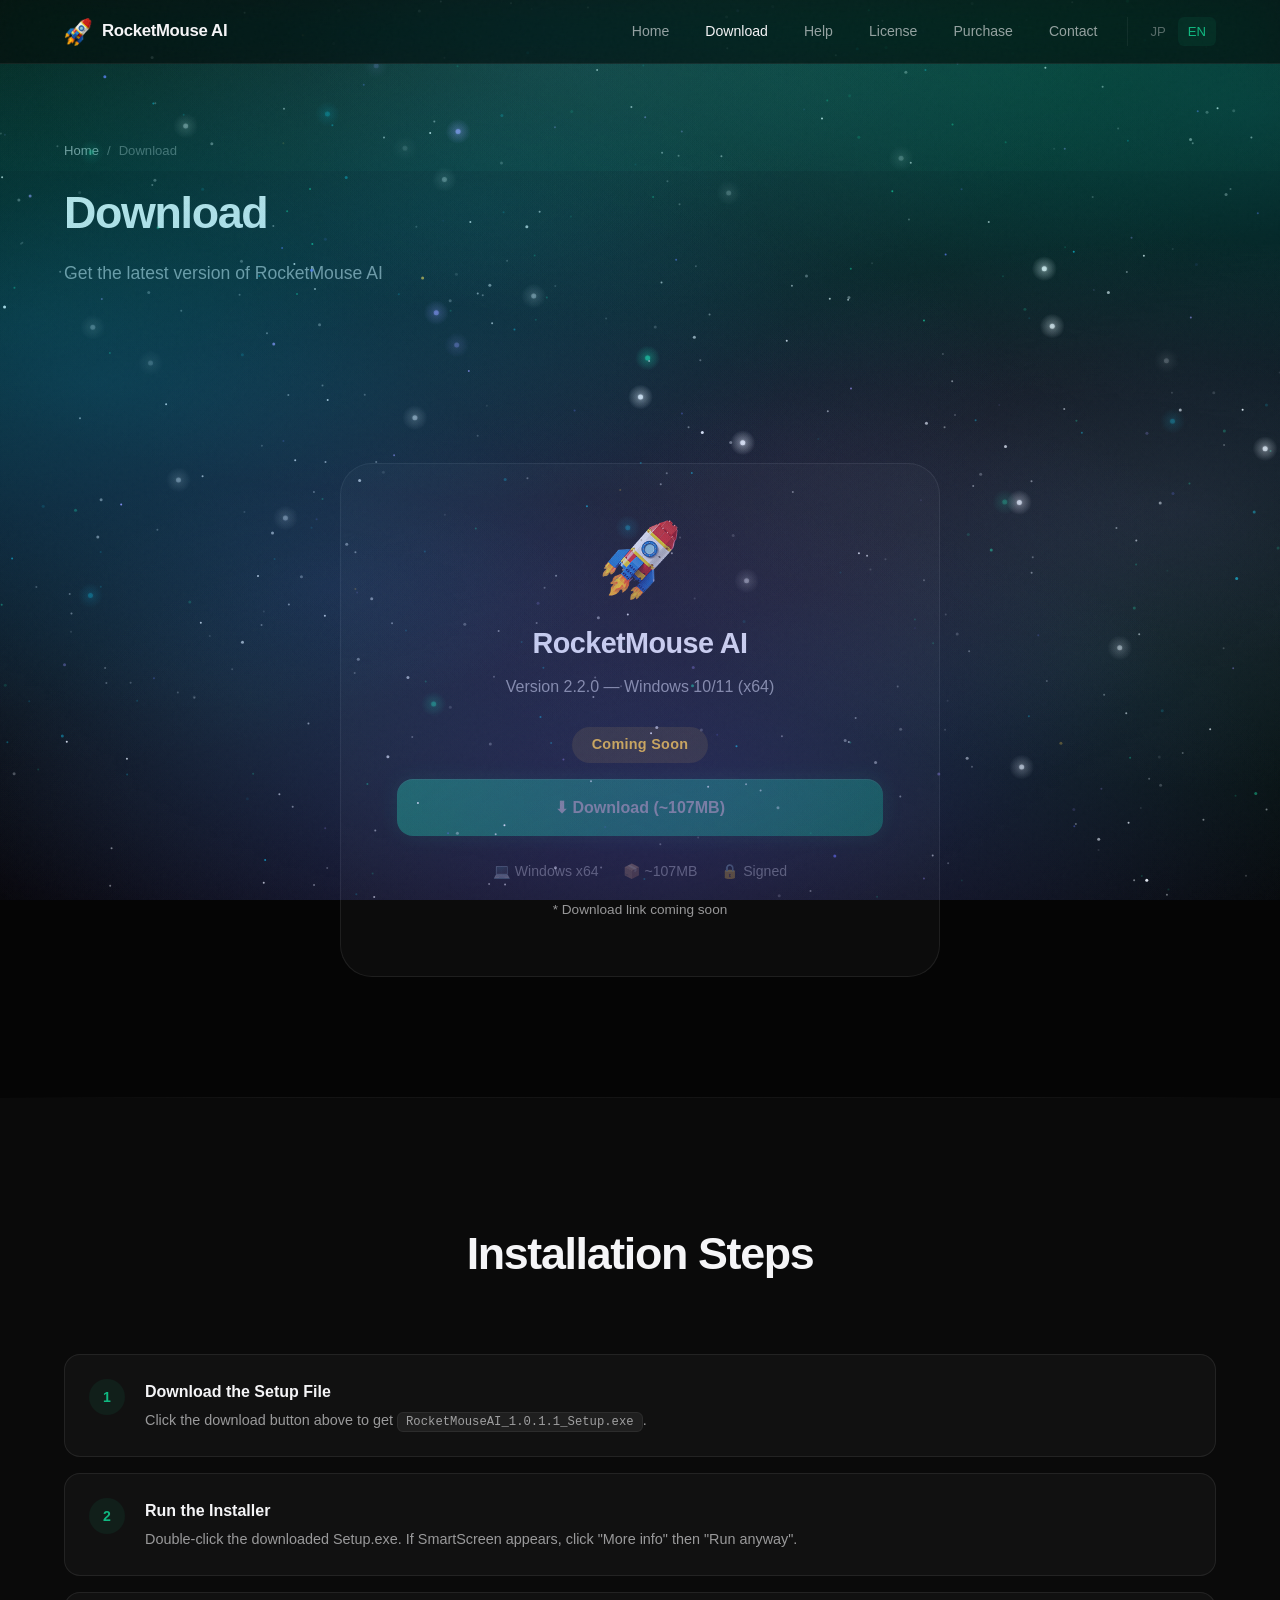
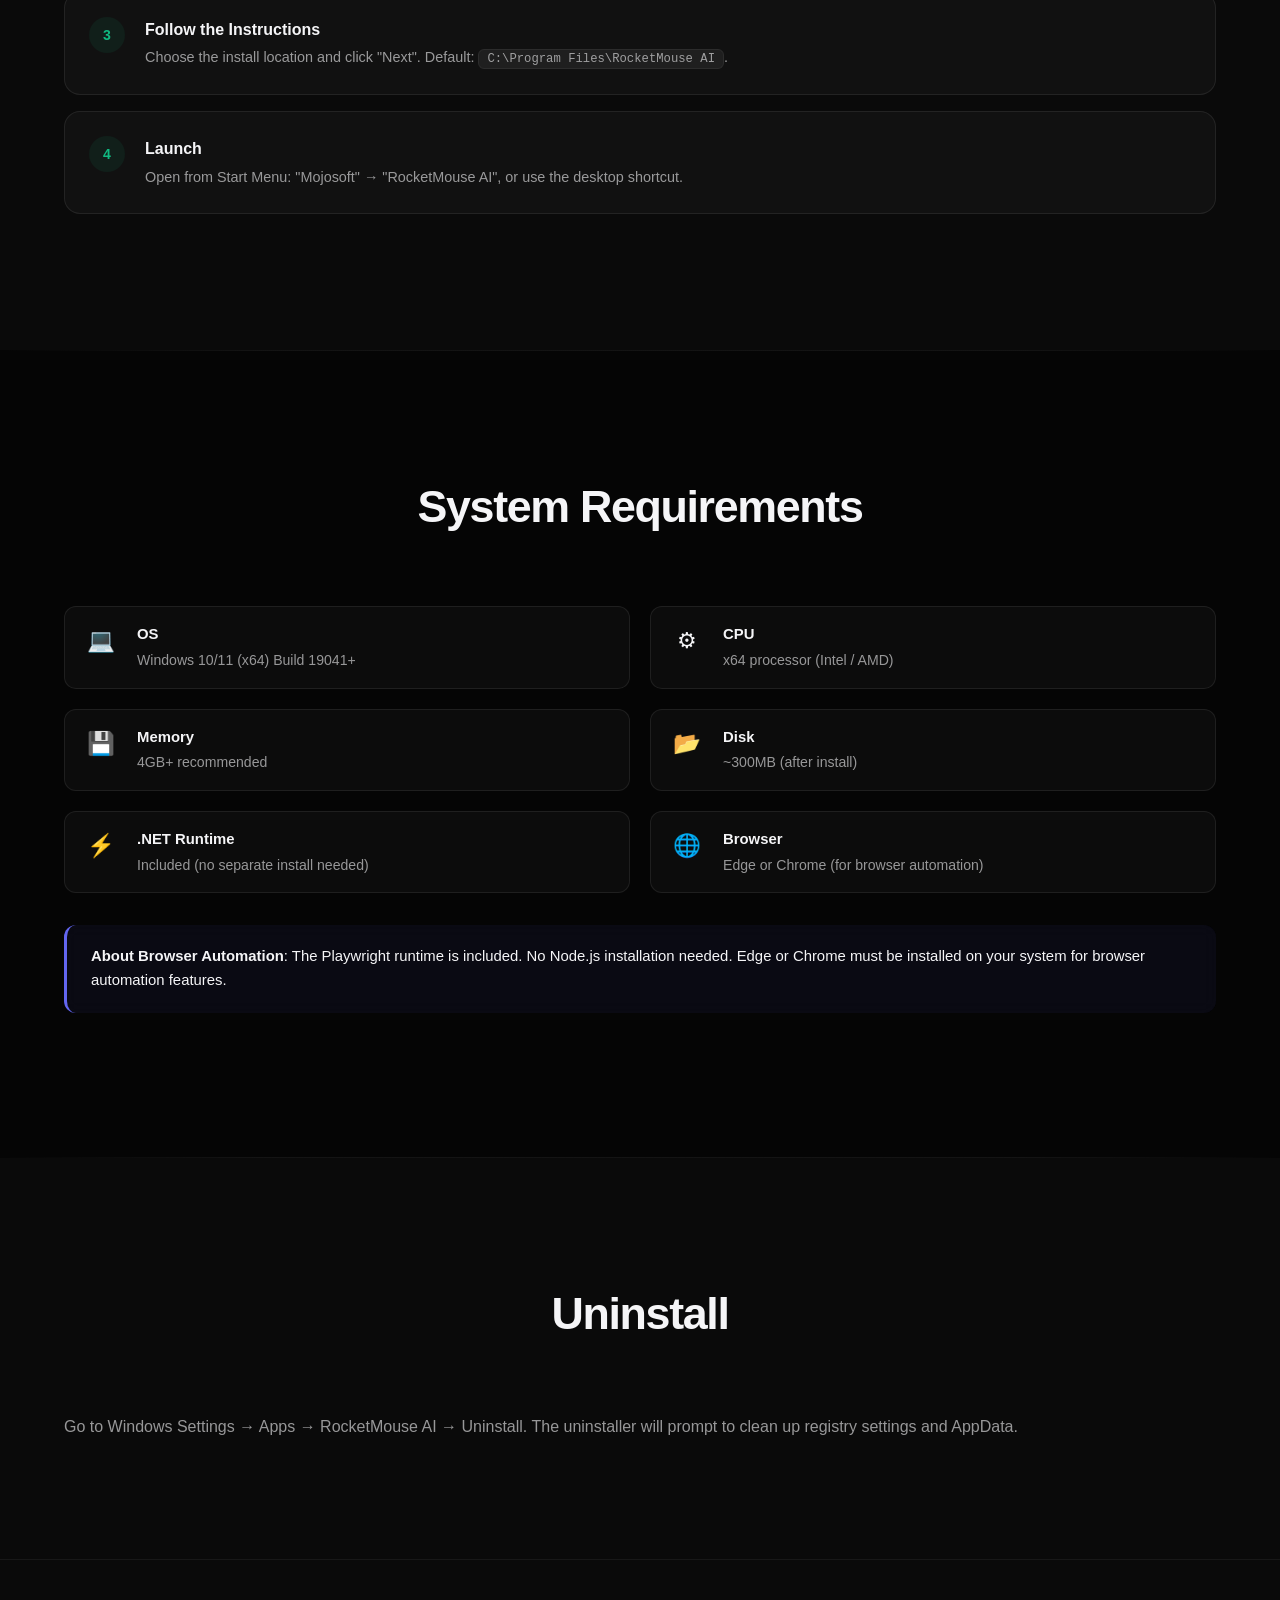
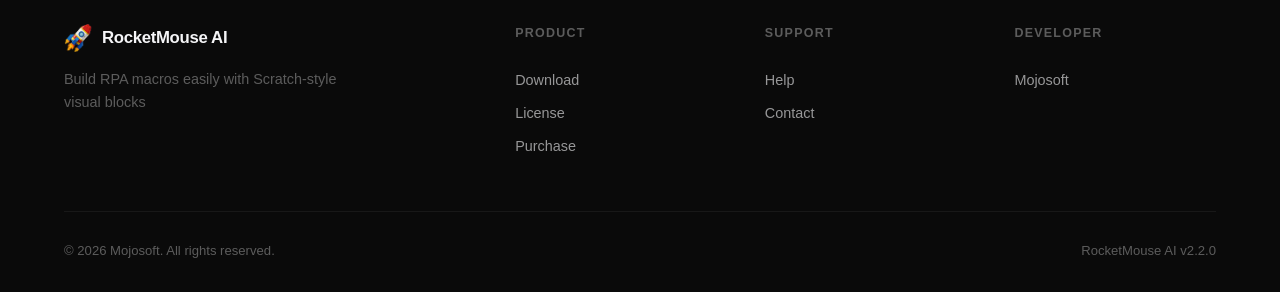
<file: en/download.html>
<!DOCTYPE html>
<html lang="en">
<head>
  <meta charset="UTF-8">
  <meta name="viewport" content="width=device-width, initial-scale=1.0">
  <title>Download — RocketMouse AI</title>
  <meta name="description" content="Download the latest version of RocketMouse AI for Windows 10/11.">
  <link rel="icon" type="image/png" href="../images/logo-64.png">
  <link rel="stylesheet" href="../css/style.css">
</head>
<body>

<nav class="nav">
  <div class="container">
    <a href="index.html" class="nav-brand"><img src="../images/logo-64.png" alt="">RocketMouse AI</a>
    <button class="nav-mobile-toggle">&#9776;</button>
    <div class="nav-links">
      <a href="index.html">Home</a>
      <a href="download.html" class="active">Download</a>
      <a href="help.html">Help</a>
      <a href="license.html">License</a>
      <a href="purchase.html">Purchase</a>
      <a href="contact.html">Contact</a>
      <div class="nav-lang">
        <a href="../download.html">JP</a>
        <a href="download.html" class="active">EN</a>
      </div>
    </div>
  </div>
</nav>

<div class="page-header">
  <div class="container">
    <div class="breadcrumb"><a href="index.html">Home</a><span>/</span><span>Download</span></div>
    <h1>Download</h1>
    <p>Get the latest version of RocketMouse AI</p>
  </div>
</div>

<section class="section">
  <div class="container">
    <div class="download-card reveal">
      <img src="../images/logo-128.png" alt="RocketMouse AI" style="width:80px;height:80px;margin:0 auto 20px;">
      <h2>RocketMouse AI</h2>
      <p class="download-version">Version 2.2.0 &mdash; Windows 10/11 (x64)</p>
      <span class="badge badge-amber" style="font-size:0.9em;padding:6px 20px;margin-bottom:16px;">Coming Soon</span>
      <a href="#" class="btn btn-primary btn-lg" style="width:100%;justify-content:center;opacity:0.5;pointer-events:none;">&#11015; Download (~107MB)</a>
      <div class="download-meta">
        <span>&#128187; Windows x64</span>
        <span>&#128230; ~107MB</span>
        <span>&#128274; Signed</span>
      </div>
      <p class="text-muted" style="margin-top:16px;font-size:0.85em;">* Download link coming soon</p>
    </div>
  </div>
</section>

<hr class="section-divider">

<section class="section section-alt">
  <div class="container">
    <div class="section-header reveal"><h2>Installation Steps</h2></div>
    <div class="steps reveal">
      <div class="step-item">
        <div class="step-content">
          <h4>Download the Setup File</h4>
          <p>Click the download button above to get <code>RocketMouseAI_1.0.1.1_Setup.exe</code>.</p>
        </div>
      </div>
      <div class="step-item">
        <div class="step-content">
          <h4>Run the Installer</h4>
          <p>Double-click the downloaded Setup.exe. If SmartScreen appears, click "More info" then "Run anyway".</p>
        </div>
      </div>
      <div class="step-item">
        <div class="step-content">
          <h4>Follow the Instructions</h4>
          <p>Choose the install location and click "Next". Default: <code>C:\Program Files\RocketMouse AI</code>.</p>
        </div>
      </div>
      <div class="step-item">
        <div class="step-content">
          <h4>Launch</h4>
          <p>Open from Start Menu: "Mojosoft" &rarr; "RocketMouse AI", or use the desktop shortcut.</p>
        </div>
      </div>
    </div>
  </div>
</section>

<hr class="section-divider">

<section class="section">
  <div class="container">
    <div class="section-header reveal"><h2>System Requirements</h2></div>
    <div class="requirements-grid reveal">
      <div class="requirement-item"><div class="req-icon">&#128187;</div><div><div class="req-label">OS</div><div class="req-value">Windows 10/11 (x64) Build 19041+</div></div></div>
      <div class="requirement-item"><div class="req-icon">&#9881;</div><div><div class="req-label">CPU</div><div class="req-value">x64 processor (Intel / AMD)</div></div></div>
      <div class="requirement-item"><div class="req-icon">&#128190;</div><div><div class="req-label">Memory</div><div class="req-value">4GB+ recommended</div></div></div>
      <div class="requirement-item"><div class="req-icon">&#128194;</div><div><div class="req-label">Disk</div><div class="req-value">~300MB (after install)</div></div></div>
      <div class="requirement-item"><div class="req-icon">&#9889;</div><div><div class="req-label">.NET Runtime</div><div class="req-value">Included (no separate install needed)</div></div></div>
      <div class="requirement-item"><div class="req-icon">&#127760;</div><div><div class="req-label">Browser</div><div class="req-value">Edge or Chrome (for browser automation)</div></div></div>
    </div>
    <div class="notice notice-info mt-4 reveal">
      <strong>About Browser Automation</strong>: The Playwright runtime is included. No Node.js installation needed. Edge or Chrome must be installed on your system for browser automation features.
    </div>
  </div>
</section>

<hr class="section-divider">

<section class="section section-alt">
  <div class="container">
    <div class="section-header reveal"><h2>Uninstall</h2></div>
    <p class="text-muted reveal">Go to Windows Settings &rarr; Apps &rarr; RocketMouse AI &rarr; Uninstall. The uninstaller will prompt to clean up registry settings and AppData.</p>
  </div>
</section>

<footer class="footer">
  <div class="container">
    <div class="footer-grid">
      <div class="footer-brand"><a href="index.html" class="nav-brand"><img src="../images/logo-64.png" alt="" style="width:28px;height:28px">RocketMouse AI</a><p>Build RPA macros easily with Scratch-style visual blocks</p></div>
      <div class="footer-col"><h4>Product</h4><a href="download.html">Download</a><a href="license.html">License</a><a href="purchase.html">Purchase</a></div>
      <div class="footer-col"><h4>Support</h4><a href="help.html">Help</a><a href="contact.html">Contact</a></div>
      <div class="footer-col"><h4>Developer</h4><a href="#">Mojosoft</a></div>
    </div>
    <div class="footer-bottom"><span>&copy; 2026 Mojosoft. All rights reserved.</span><span>RocketMouse AI v2.2.0</span></div>
  </div>
</footer>

<script src="../js/main.js"></script>
</body>
</html>
</file>
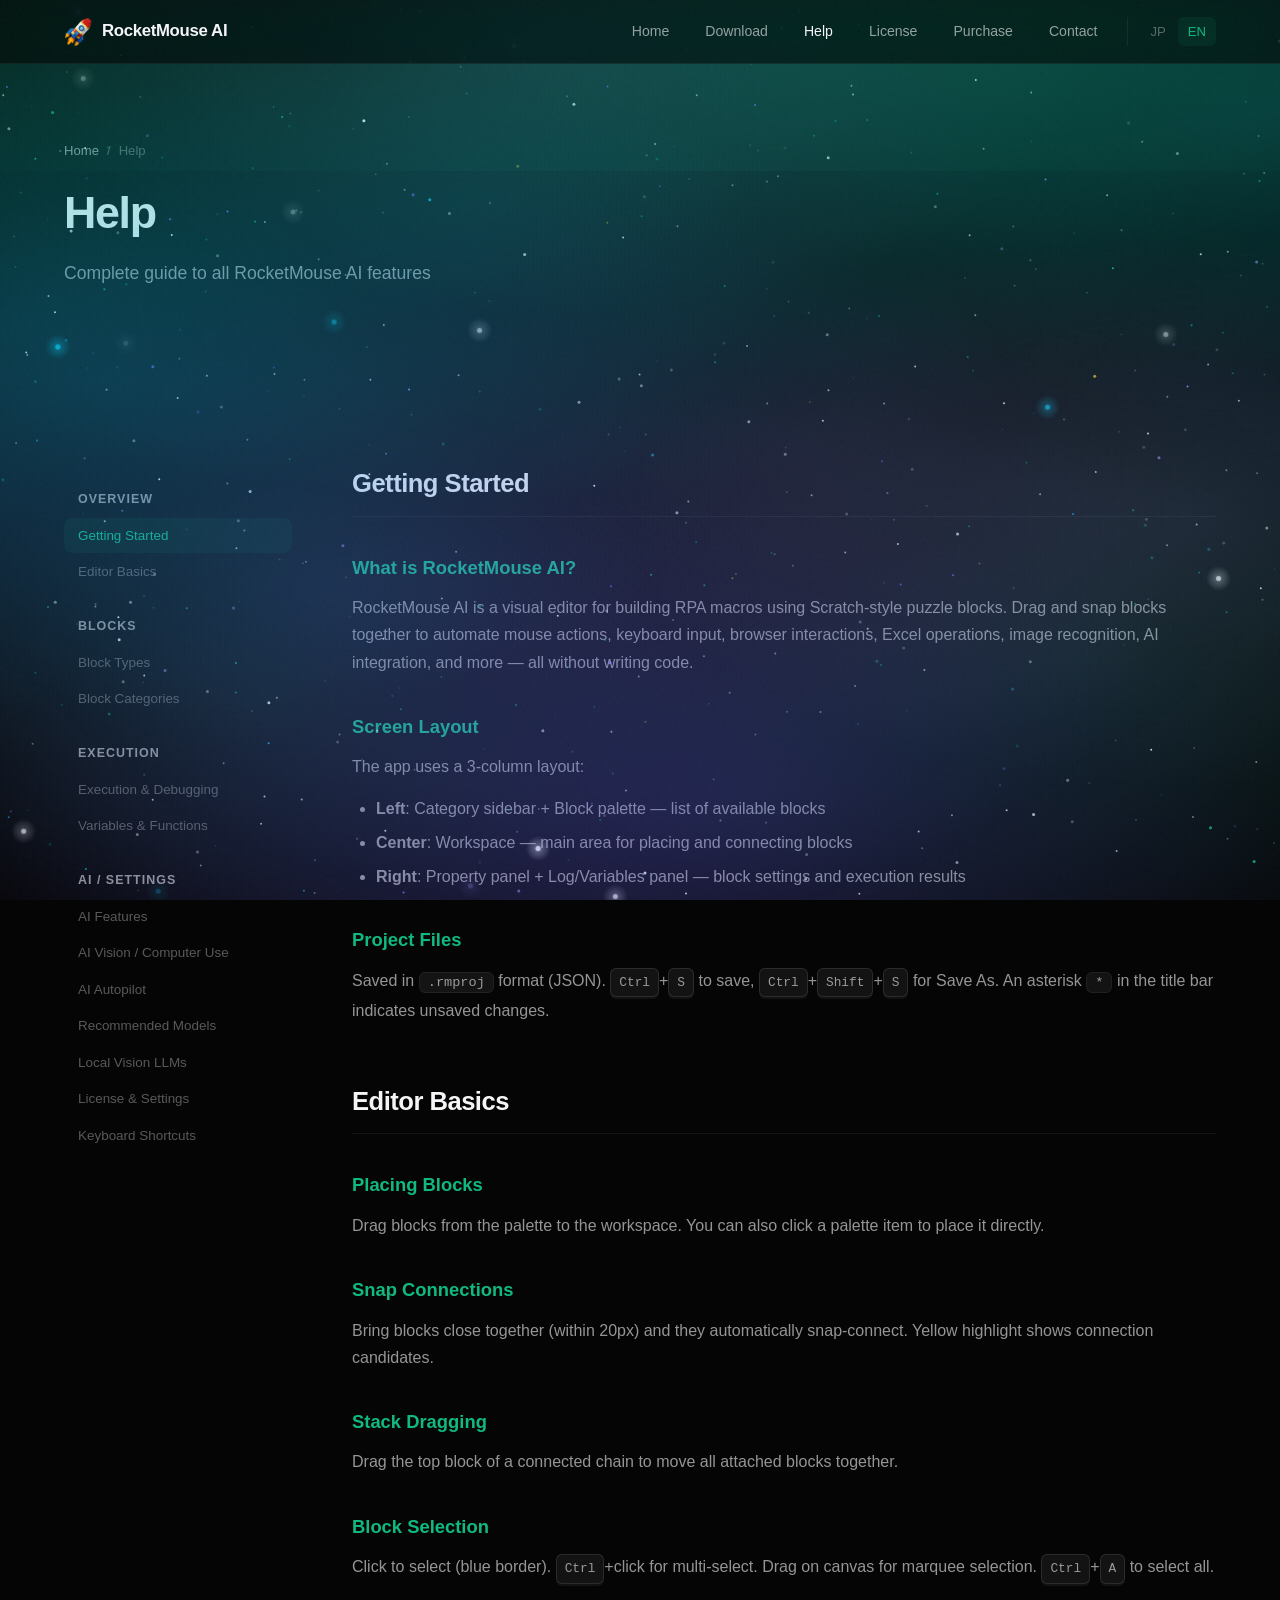
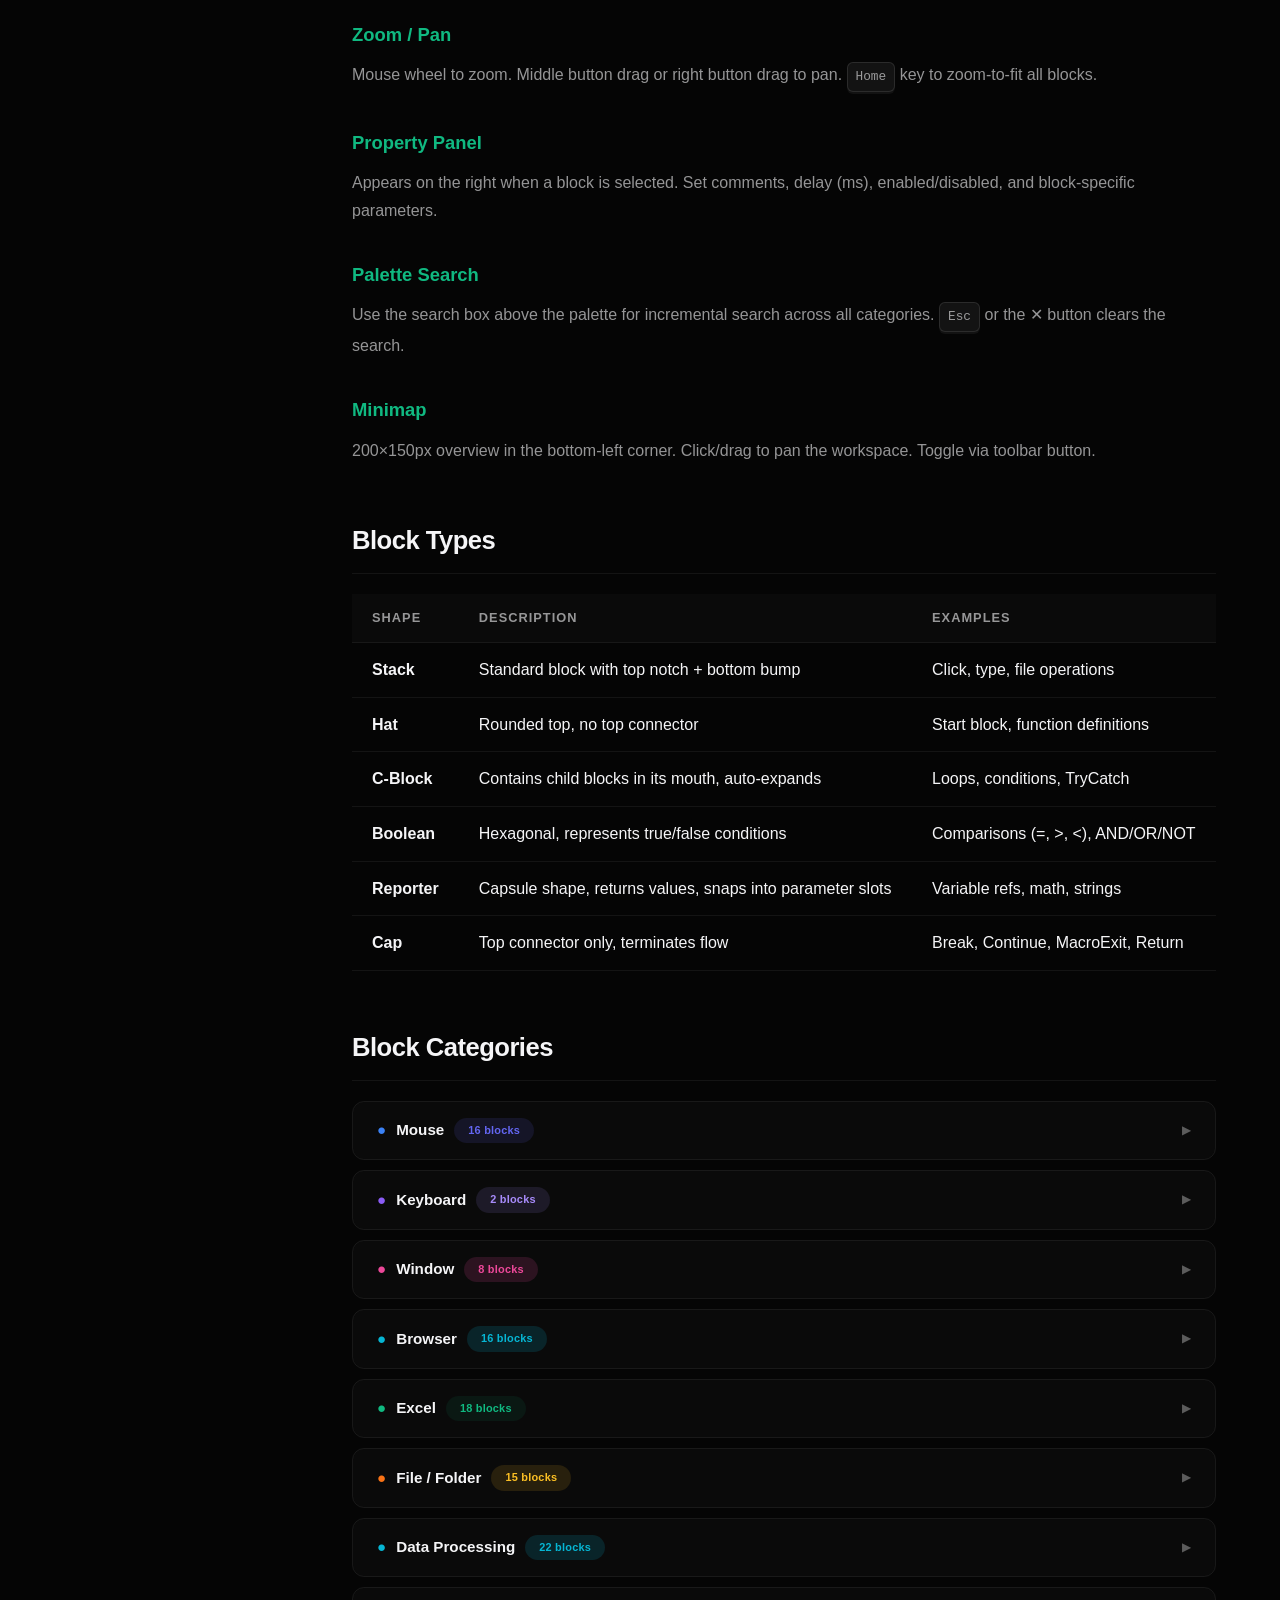
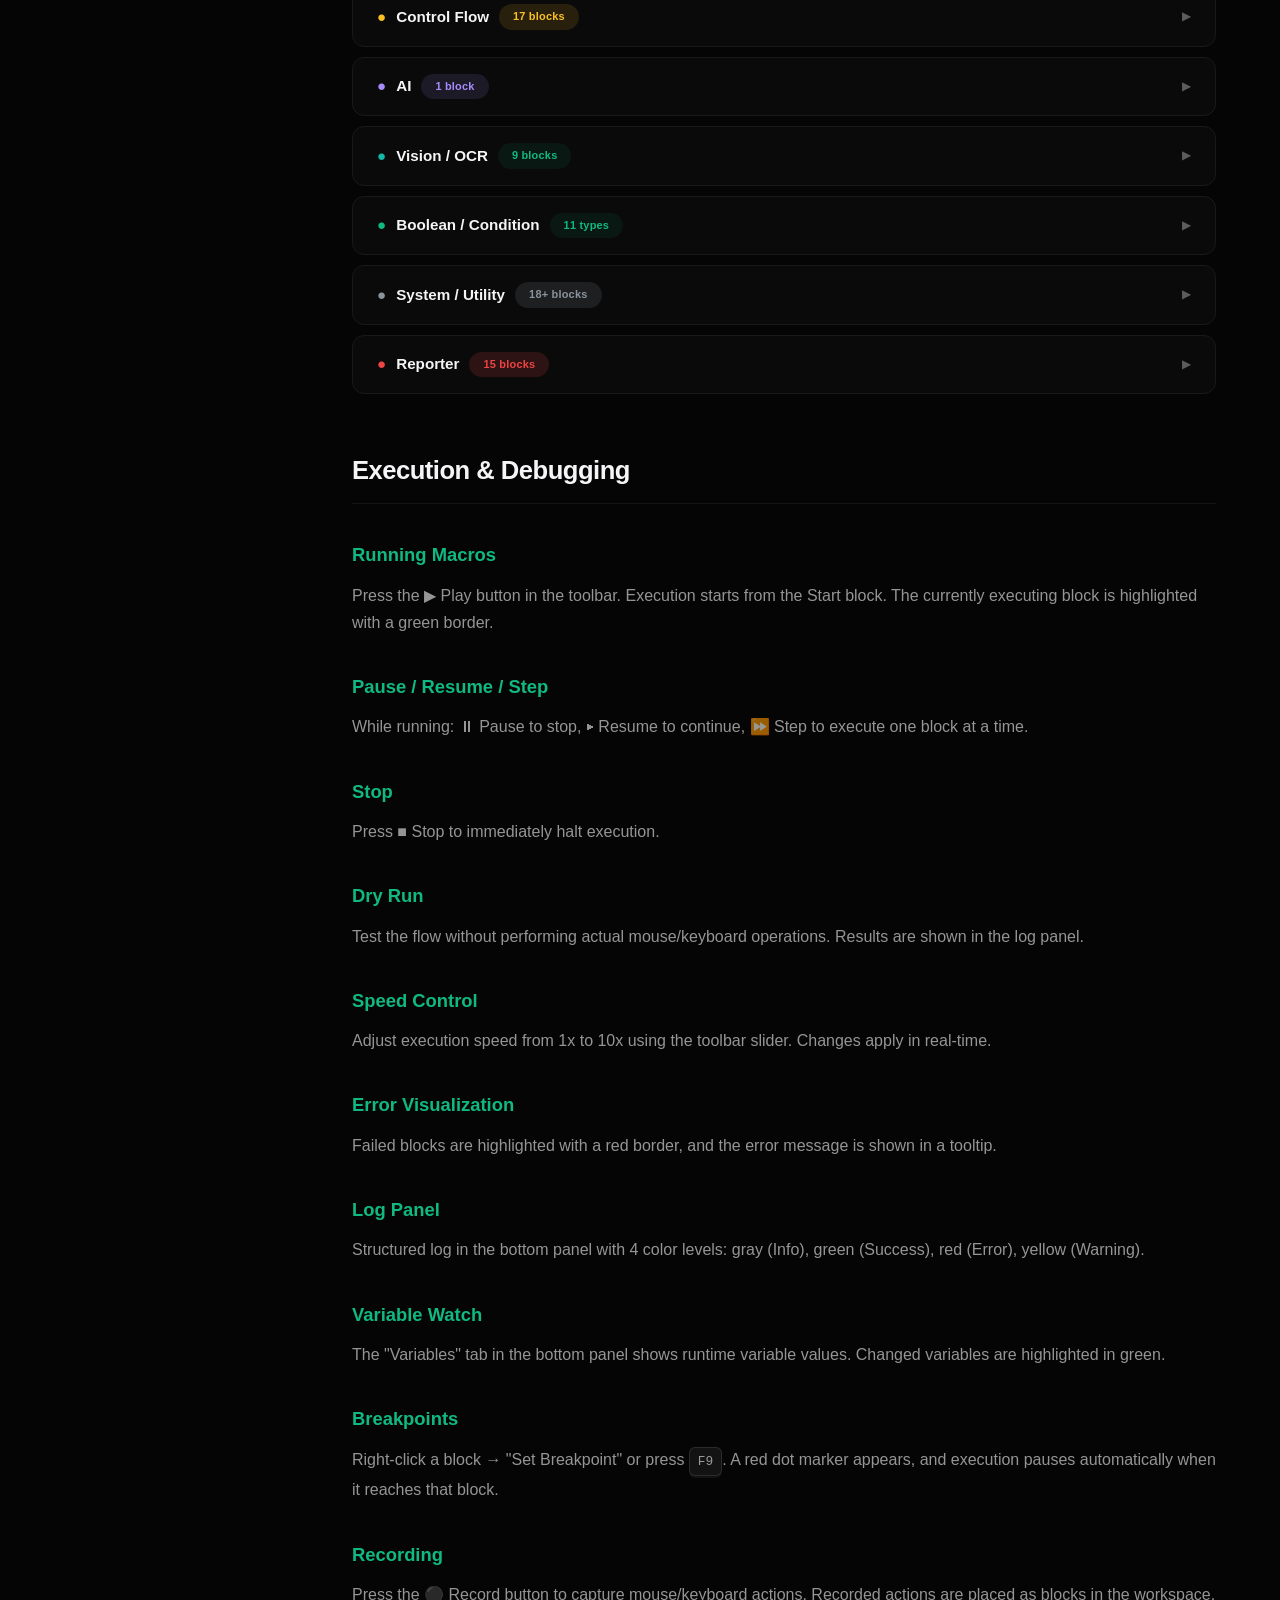
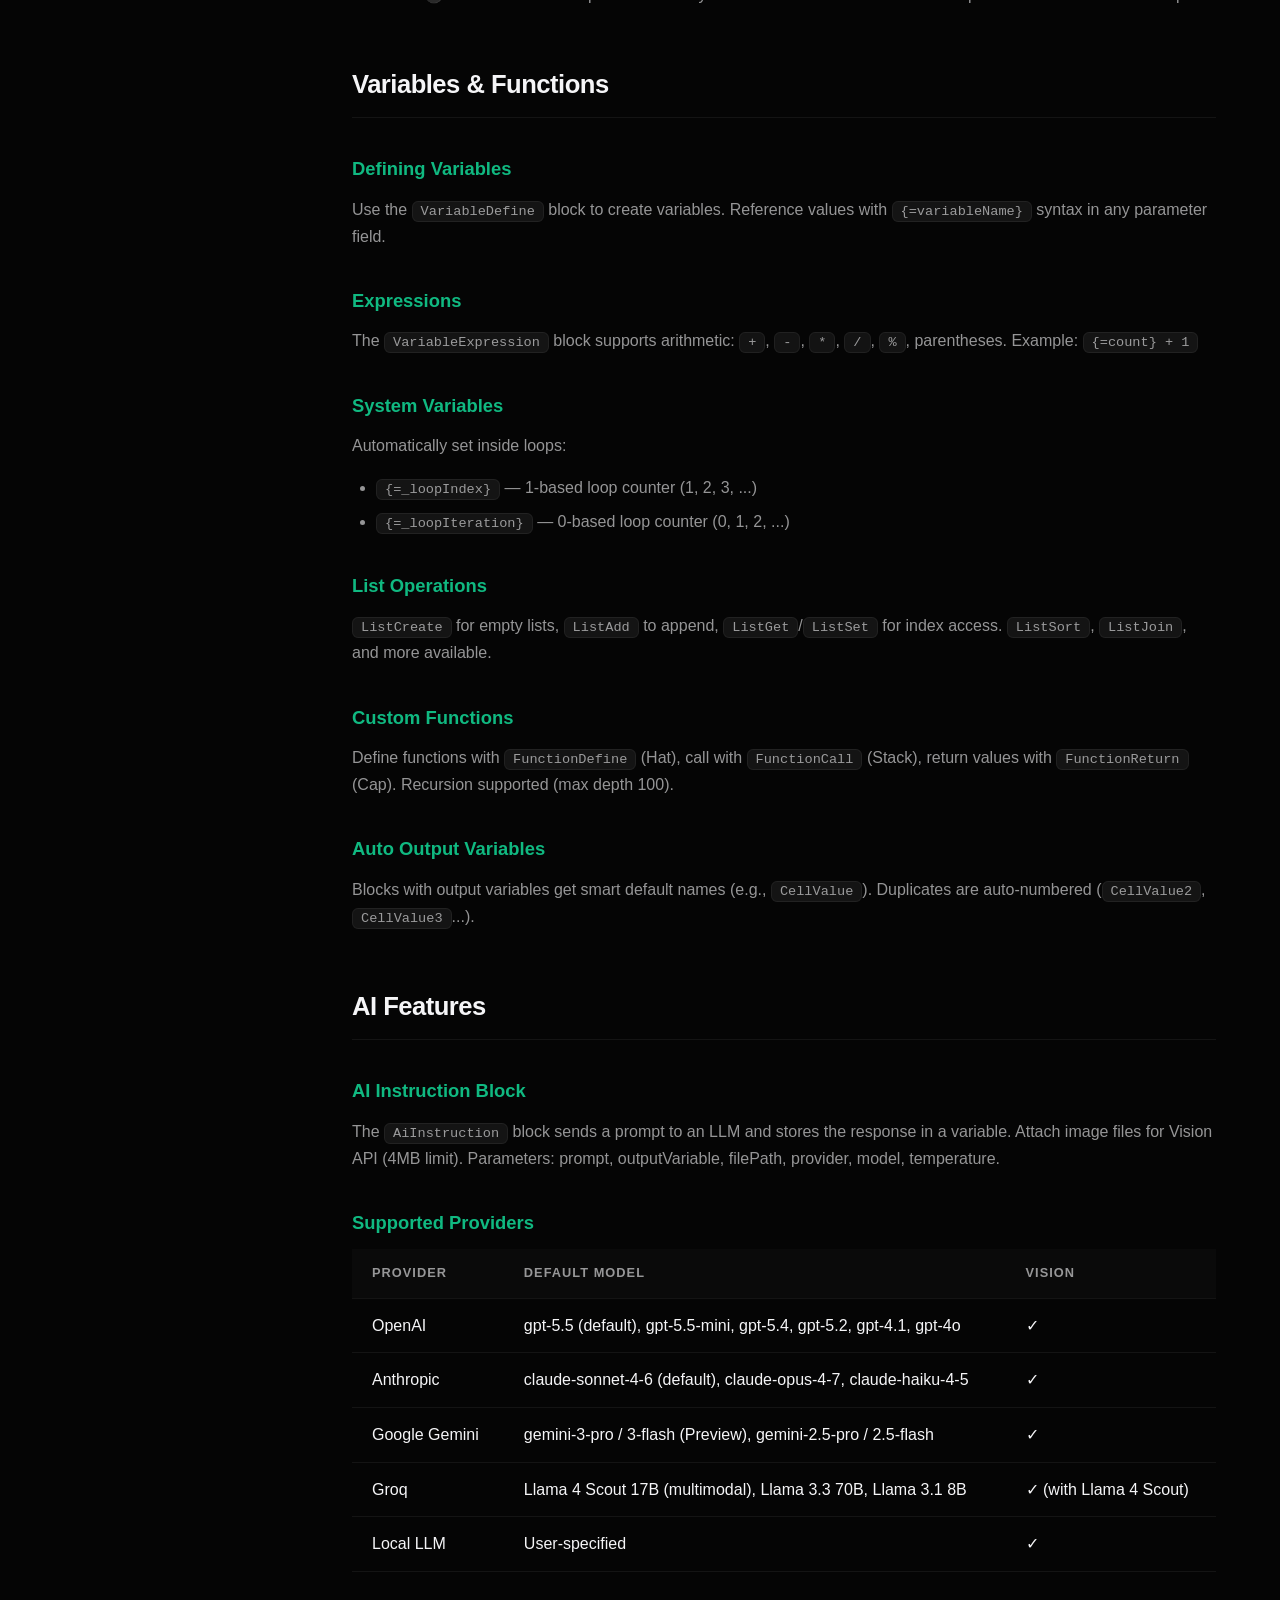
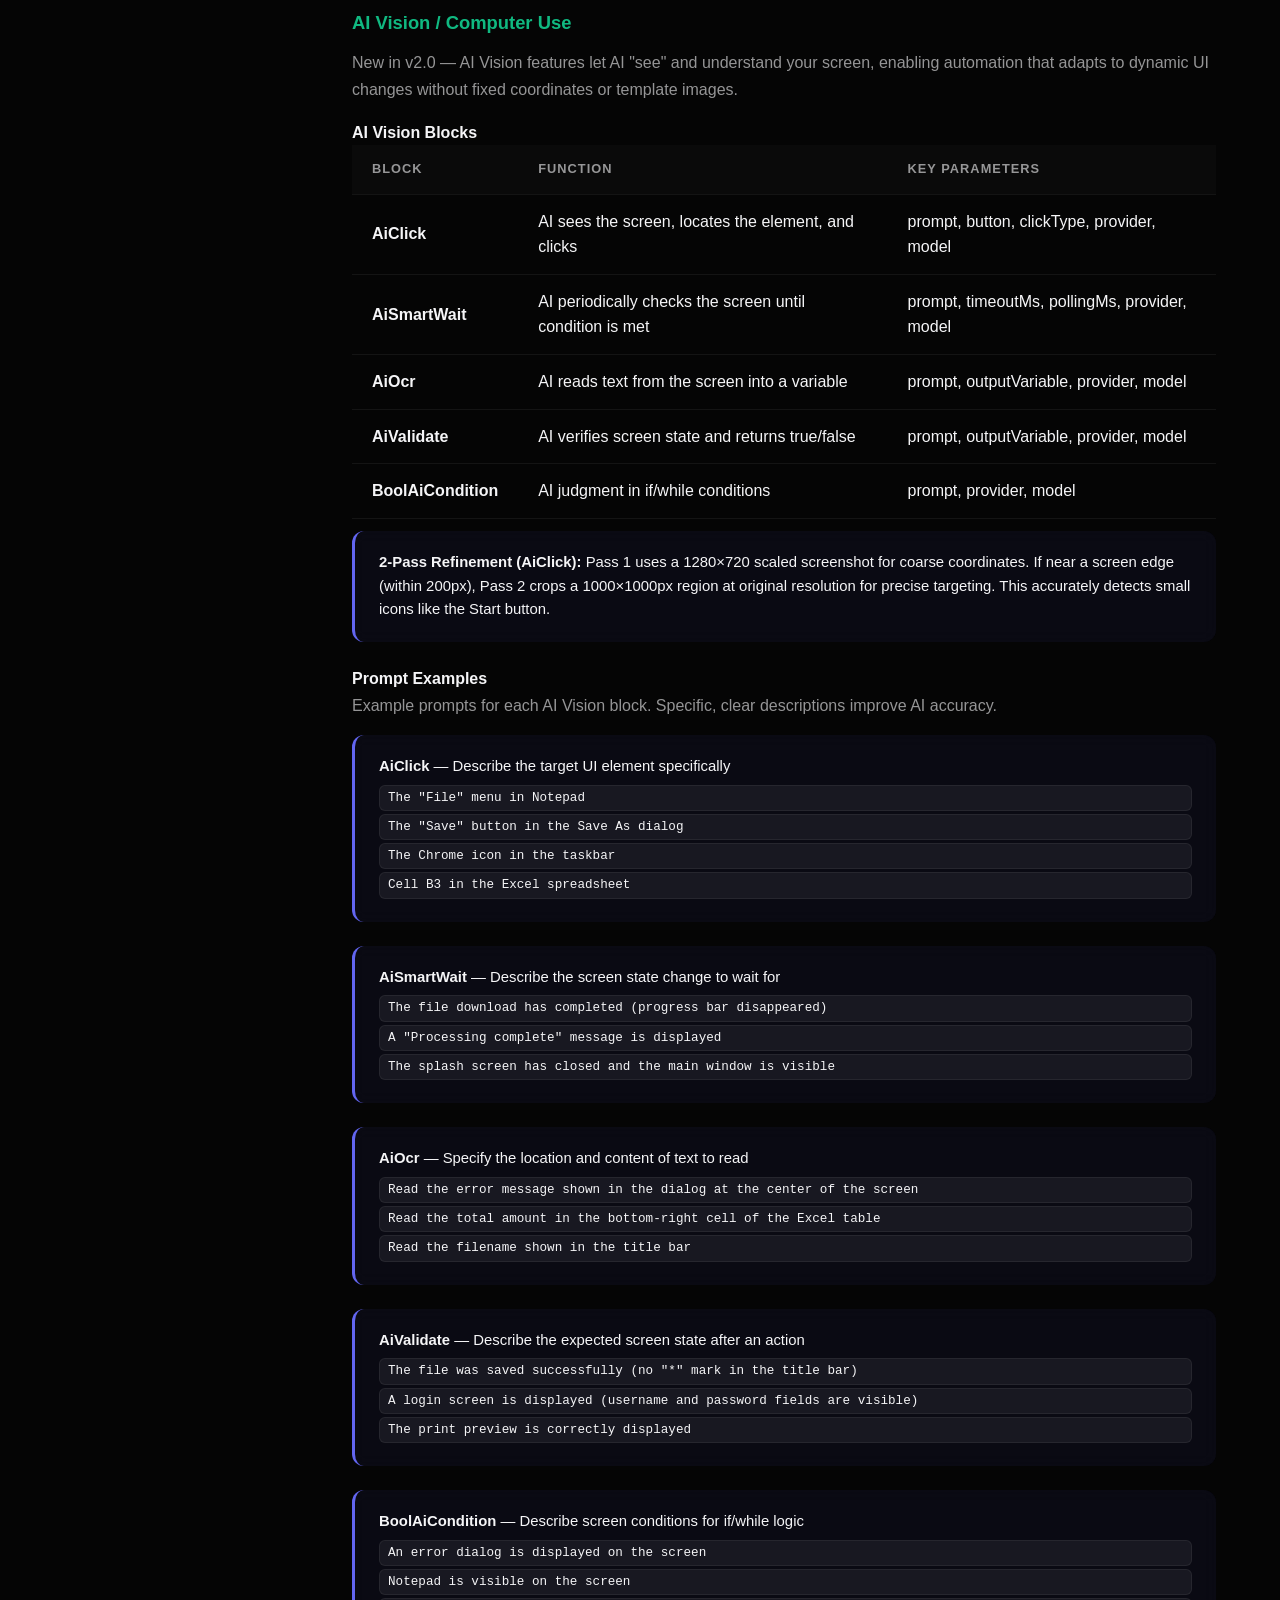
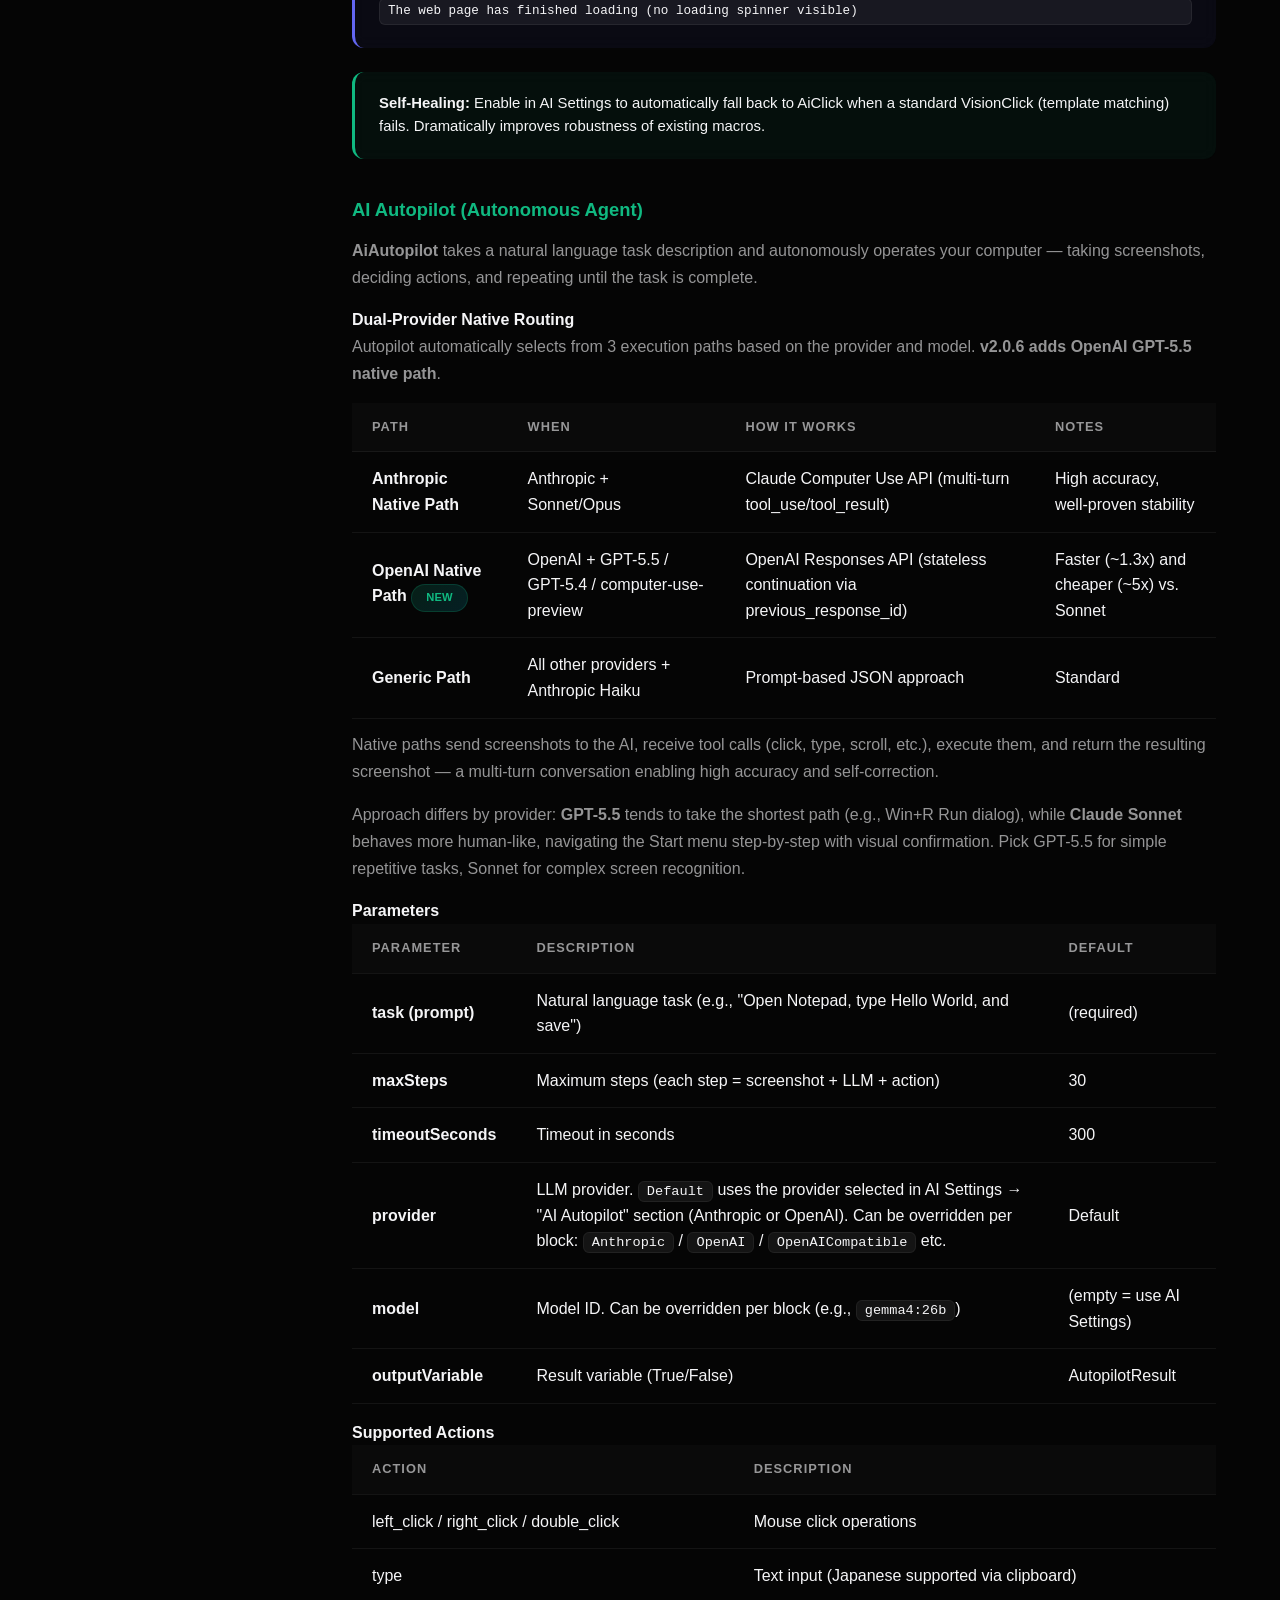
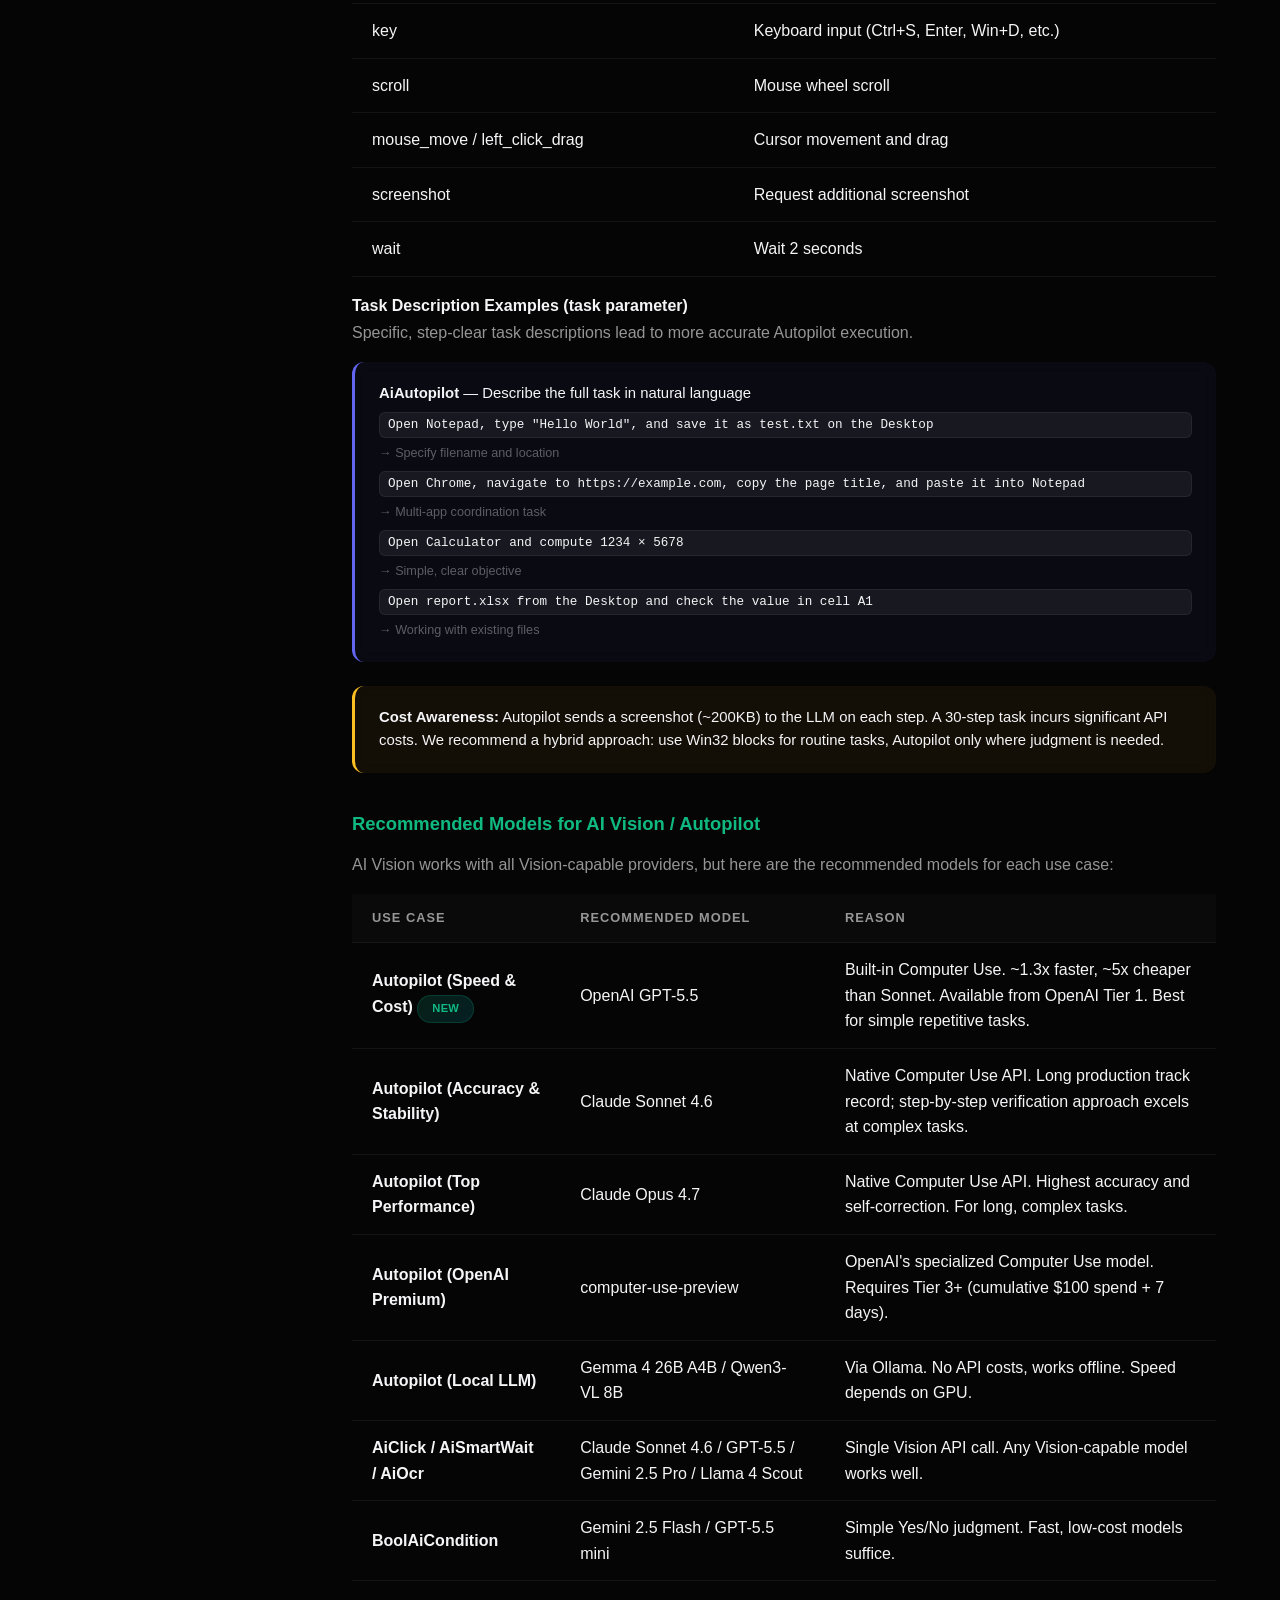
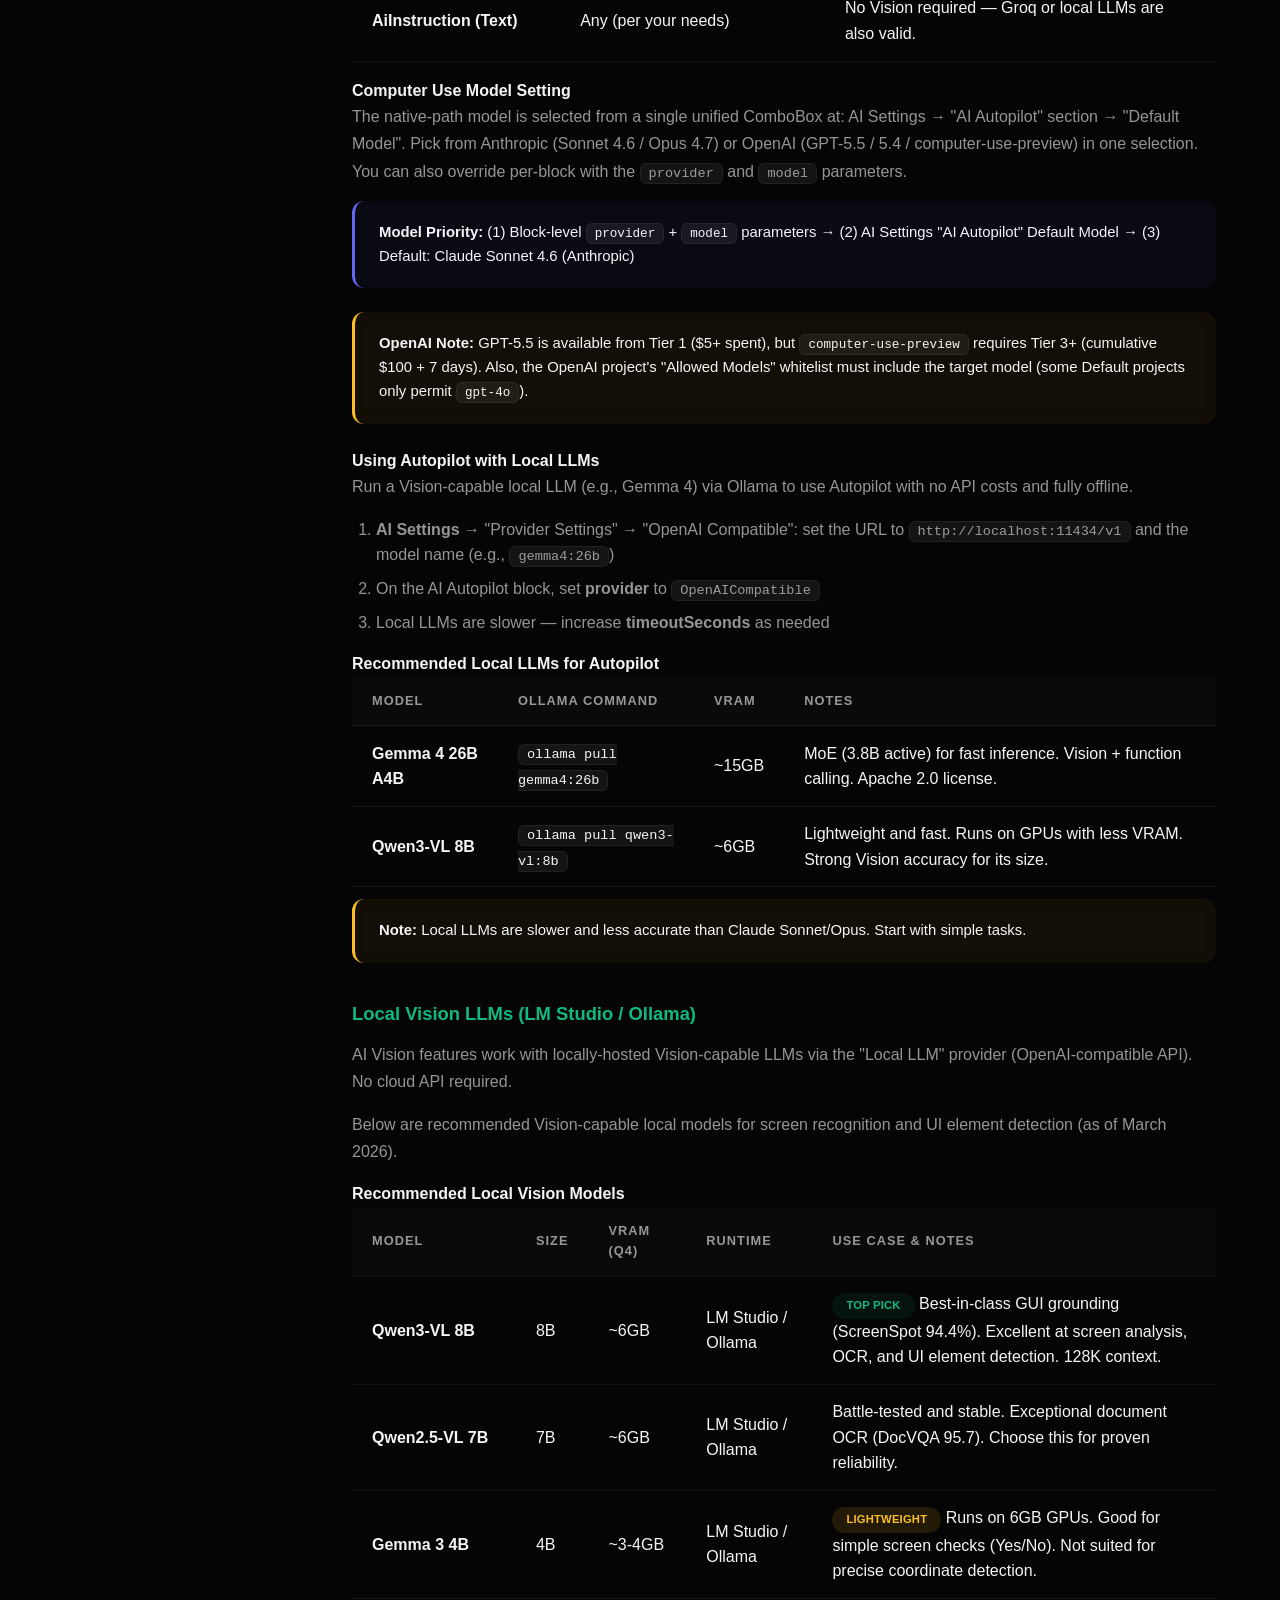
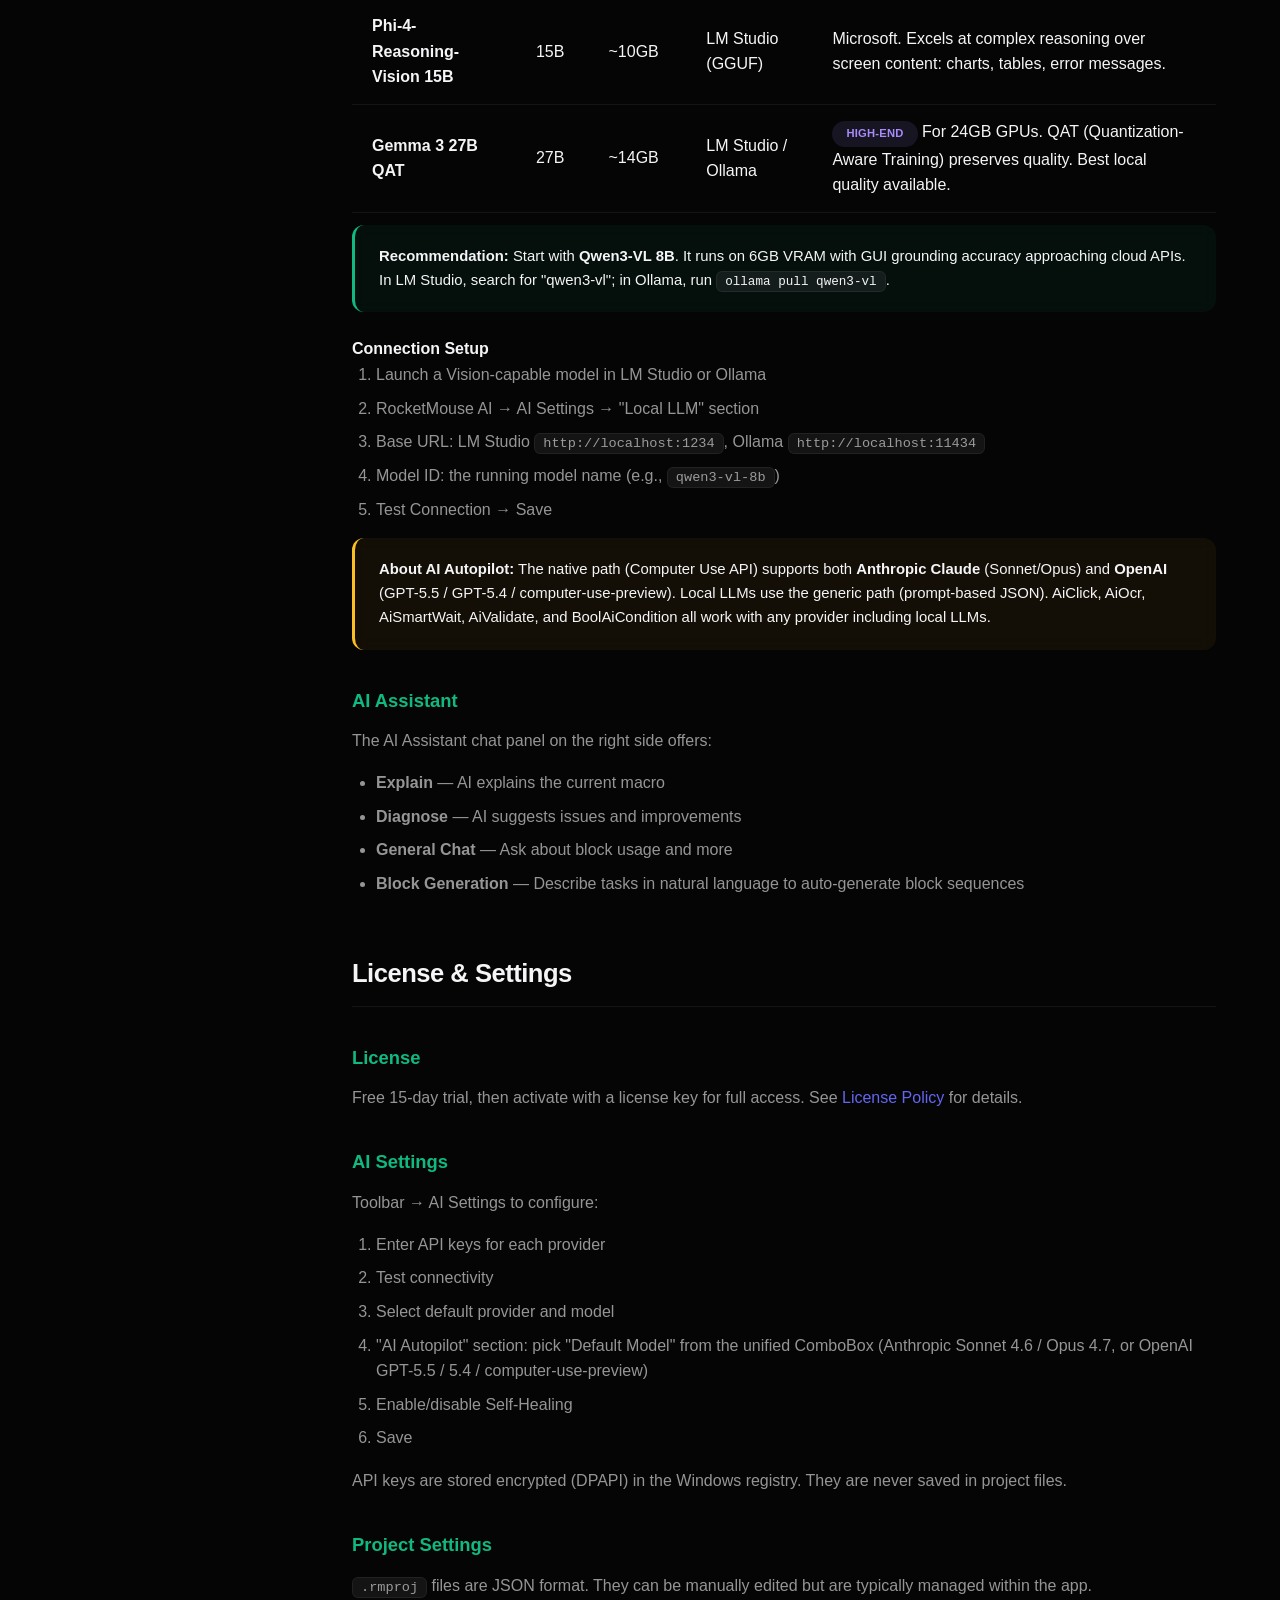
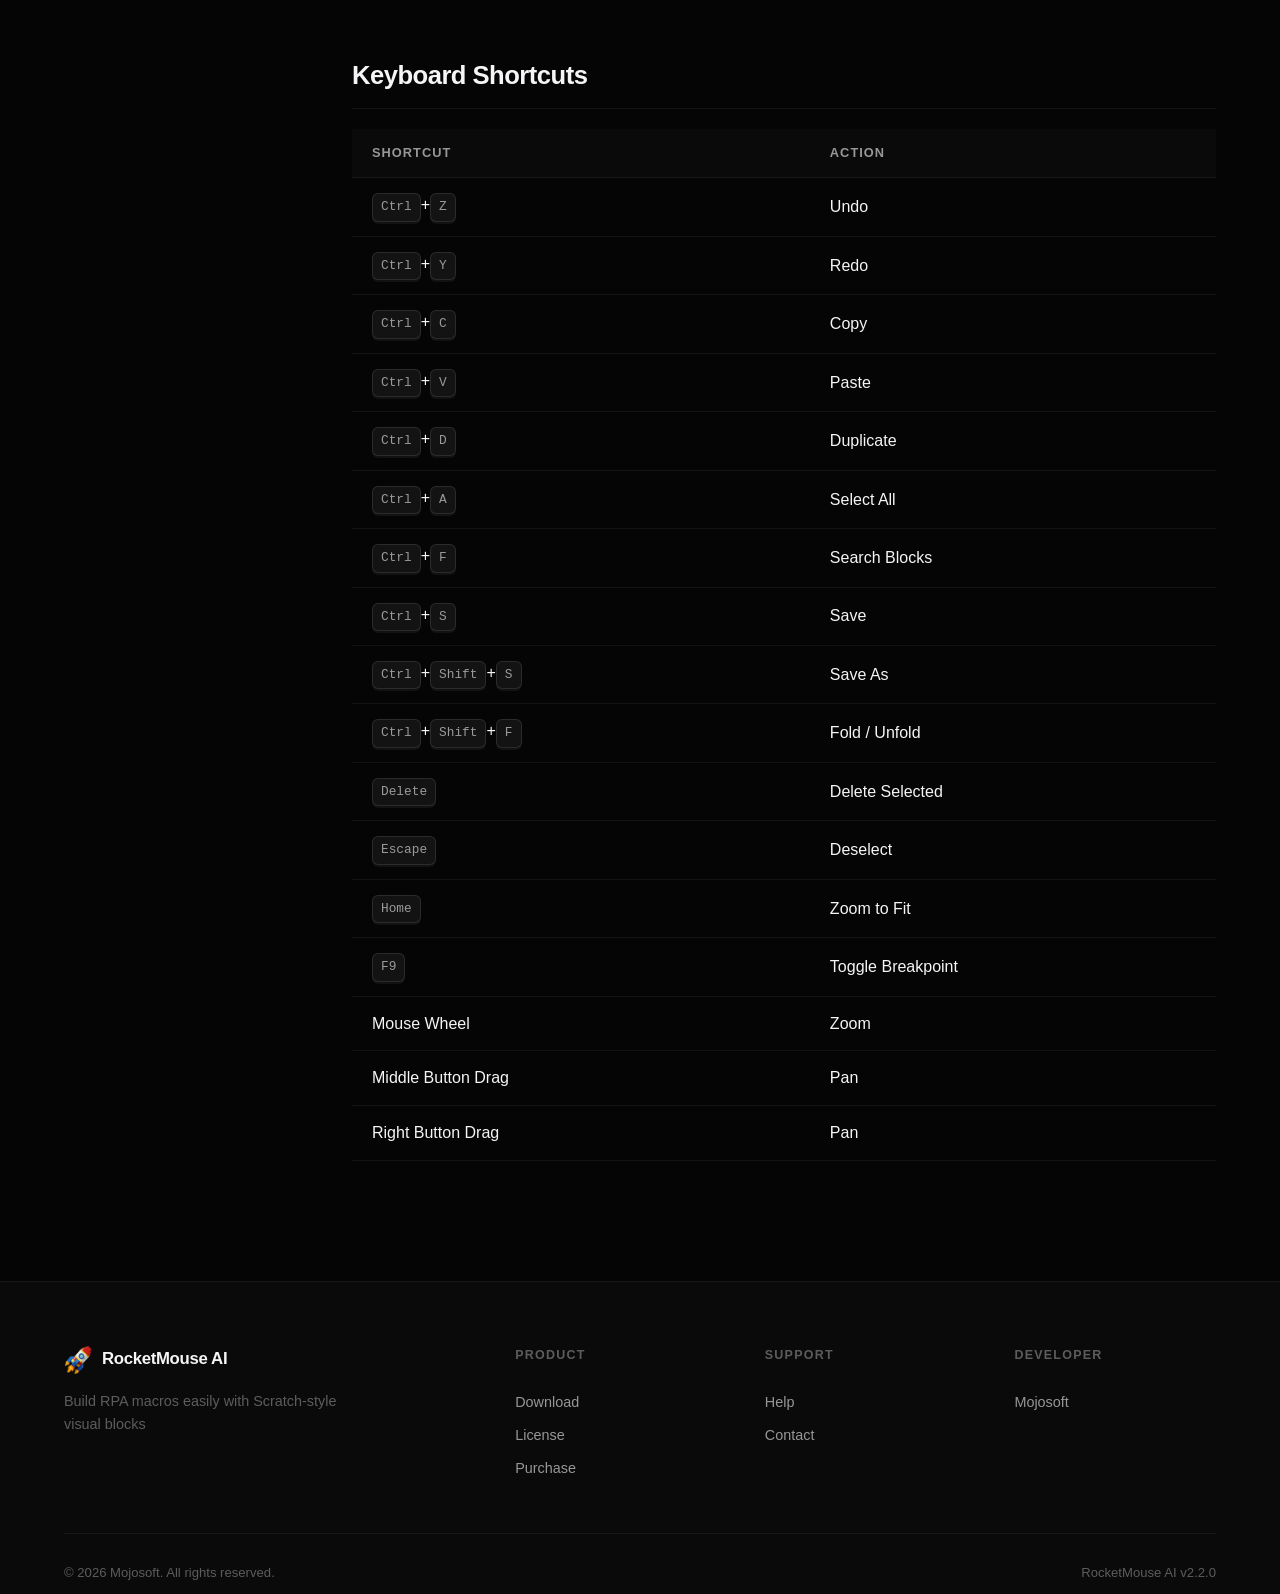
<file: en/help.html>
<!DOCTYPE html>
<html lang="en">
<head>
  <meta charset="UTF-8">
  <meta name="viewport" content="width=device-width, initial-scale=1.0">
  <title>Help — RocketMouse AI</title>
  <meta name="description" content="Complete guide to all RocketMouse AI features. Block editor, block reference, debugging, AI features.">
  <link rel="icon" type="image/png" href="../images/logo-64.png">
  <link rel="stylesheet" href="../css/style.css">
</head>
<body>

<nav class="nav">
  <div class="container">
    <a href="index.html" class="nav-brand"><img src="../images/logo-64.png" alt="">RocketMouse AI</a>
    <button class="nav-mobile-toggle">&#9776;</button>
    <div class="nav-links">
      <a href="index.html">Home</a>
      <a href="download.html">Download</a>
      <a href="help.html" class="active">Help</a>
      <a href="license.html">License</a>
      <a href="purchase.html">Purchase</a>
      <a href="contact.html">Contact</a>
      <div class="nav-lang">
        <a href="../help.html">JP</a>
        <a href="help.html" class="active">EN</a>
      </div>
    </div>
  </div>
</nav>

<div class="page-header">
  <div class="container">
    <div class="breadcrumb"><a href="index.html">Home</a><span>/</span><span>Help</span></div>
    <h1>Help</h1>
    <p>Complete guide to all RocketMouse AI features</p>
  </div>
</div>

<div class="section">
  <div class="container">
    <button class="btn btn-secondary btn-sm help-sidebar-toggle" style="display:none;margin-bottom:20px;">Show Table of Contents</button>
    <div class="help-layout">

      <aside class="help-sidebar">
        <ul class="help-toc">
          <li class="toc-category">Overview</li>
          <li><a href="#getting-started">Getting Started</a></li>
          <li><a href="#editor-basics">Editor Basics</a></li>
          <li class="toc-category">Blocks</li>
          <li><a href="#block-types">Block Types</a></li>
          <li><a href="#block-categories">Block Categories</a></li>
          <li class="toc-category">Execution</li>
          <li><a href="#execution-debug">Execution &amp; Debugging</a></li>
          <li><a href="#variables-functions">Variables &amp; Functions</a></li>
          <li class="toc-category">AI / Settings</li>
          <li><a href="#ai-features">AI Features</a></li>
          <li><a href="#ai-vision">AI Vision / Computer Use</a></li>
          <li><a href="#ai-autopilot">AI Autopilot</a></li>
          <li><a href="#ai-recommended-models">Recommended Models</a></li>
          <li><a href="#ai-local-vision">Local Vision LLMs</a></li>
          <li><a href="#license-settings">License &amp; Settings</a></li>
          <li><a href="#keyboard-shortcuts">Keyboard Shortcuts</a></li>
        </ul>
      </aside>

      <div class="help-content">

        <h2 id="getting-started">Getting Started</h2>

        <h3>What is RocketMouse AI?</h3>
        <p>RocketMouse AI is a visual editor for building RPA macros using Scratch-style puzzle blocks. Drag and snap blocks together to automate mouse actions, keyboard input, browser interactions, Excel operations, image recognition, AI integration, and more — all without writing code.</p>

        <h3>Screen Layout</h3>
        <p>The app uses a 3-column layout:</p>
        <ul>
          <li><strong>Left</strong>: Category sidebar + Block palette — list of available blocks</li>
          <li><strong>Center</strong>: Workspace — main area for placing and connecting blocks</li>
          <li><strong>Right</strong>: Property panel + Log/Variables panel — block settings and execution results</li>
        </ul>

        <h3>Project Files</h3>
        <p>Saved in <code>.rmproj</code> format (JSON). <kbd>Ctrl</kbd>+<kbd>S</kbd> to save, <kbd>Ctrl</kbd>+<kbd>Shift</kbd>+<kbd>S</kbd> for Save As. An asterisk <code>*</code> in the title bar indicates unsaved changes.</p>

        <h2 id="editor-basics">Editor Basics</h2>

        <h3>Placing Blocks</h3>
        <p>Drag blocks from the palette to the workspace. You can also click a palette item to place it directly.</p>

        <h3>Snap Connections</h3>
        <p>Bring blocks close together (within 20px) and they automatically snap-connect. Yellow highlight shows connection candidates.</p>

        <h3>Stack Dragging</h3>
        <p>Drag the top block of a connected chain to move all attached blocks together.</p>

        <h3>Block Selection</h3>
        <p>Click to select (blue border). <kbd>Ctrl</kbd>+click for multi-select. Drag on canvas for marquee selection. <kbd>Ctrl</kbd>+<kbd>A</kbd> to select all.</p>

        <h3>Zoom / Pan</h3>
        <p>Mouse wheel to zoom. Middle button drag or right button drag to pan. <kbd>Home</kbd> key to zoom-to-fit all blocks.</p>

        <h3>Property Panel</h3>
        <p>Appears on the right when a block is selected. Set comments, delay (ms), enabled/disabled, and block-specific parameters.</p>

        <h3>Palette Search</h3>
        <p>Use the search box above the palette for incremental search across all categories. <kbd>Esc</kbd> or the &#10005; button clears the search.</p>

        <h3>Minimap</h3>
        <p>200&#215;150px overview in the bottom-left corner. Click/drag to pan the workspace. Toggle via toolbar button.</p>

        <h2 id="block-types">Block Types</h2>

        <table>
          <thead><tr><th>Shape</th><th>Description</th><th>Examples</th></tr></thead>
          <tbody>
            <tr><td><strong>Stack</strong></td><td>Standard block with top notch + bottom bump</td><td>Click, type, file operations</td></tr>
            <tr><td><strong>Hat</strong></td><td>Rounded top, no top connector</td><td>Start block, function definitions</td></tr>
            <tr><td><strong>C-Block</strong></td><td>Contains child blocks in its mouth, auto-expands</td><td>Loops, conditions, TryCatch</td></tr>
            <tr><td><strong>Boolean</strong></td><td>Hexagonal, represents true/false conditions</td><td>Comparisons (=, &gt;, &lt;), AND/OR/NOT</td></tr>
            <tr><td><strong>Reporter</strong></td><td>Capsule shape, returns values, snaps into parameter slots</td><td>Variable refs, math, strings</td></tr>
            <tr><td><strong>Cap</strong></td><td>Top connector only, terminates flow</td><td>Break, Continue, MacroExit, Return</td></tr>
          </tbody>
        </table>

        <h2 id="block-categories">Block Categories</h2>

        <div class="collapsible">
          <div class="collapsible-header"><h4><span style="color:#3B82F6">&#9679;</span> Mouse <span class="badge badge-blue">16 blocks</span></h4><span class="arrow">&#9654;</span></div>
          <div class="collapsible-body">
            <table>
              <thead><tr><th>Block</th><th>Description</th></tr></thead>
              <tbody>
                <tr><td>LeftClick / RightClick / MiddleClick</td><td>Mouse button clicks (with optional coordinates)</td></tr>
                <tr><td>DoubleClick</td><td>Double-click</td></tr>
                <tr><td>MouseMove</td><td>Move cursor to coordinates</td></tr>
                <tr><td>MouseDrag</td><td>Drag from point A to point B</td></tr>
                <tr><td>ScrollUp / ScrollDown</td><td>Mouse wheel scroll</td></tr>
                <tr><td>MouseClickRelative / MouseMoveRelative</td><td>Relative to active window</td></tr>
                <tr><td>Others</td><td>LeftDown/Up, RightDown/Up, ScrollLeft/Right</td></tr>
              </tbody>
            </table>
          </div>
        </div>

        <div class="collapsible">
          <div class="collapsible-header"><h4><span style="color:#8B5CF6">&#9679;</span> Keyboard <span class="badge badge-purple">2 blocks</span></h4><span class="arrow">&#9654;</span></div>
          <div class="collapsible-body">
            <table>
              <thead><tr><th>Block</th><th>Description</th></tr></thead>
              <tbody>
                <tr><td>KeyInput</td><td>Key combos (e.g., <code>Ctrl+S</code>, <code>{ENTER}</code>, <code>{F8}{ENTER}</code>)</td></tr>
                <tr><td>TextPaste</td><td>Paste text via clipboard</td></tr>
              </tbody>
            </table>
          </div>
        </div>

        <div class="collapsible">
          <div class="collapsible-header"><h4><span style="color:#EC4899">&#9679;</span> Window <span class="badge" style="background:rgba(236,72,153,0.15);color:#EC4899;">8 blocks</span></h4><span class="arrow">&#9654;</span></div>
          <div class="collapsible-body">
            <table>
              <thead><tr><th>Block</th><th>Description</th></tr></thead>
              <tbody>
                <tr><td>ActivateWindow</td><td>Bring window to front</td></tr>
                <tr><td>CloseWindow</td><td>Close specified window</td></tr>
                <tr><td>MinimizeWindow / MaximizeWindow / RestoreWindow</td><td>Window state</td></tr>
                <tr><td>ResizeWindow / MoveWindow</td><td>Resize and reposition</td></tr>
                <tr><td>GetWindowTitle</td><td>Get active window title</td></tr>
              </tbody>
            </table>
          </div>
        </div>

        <div class="collapsible">
          <div class="collapsible-header"><h4><span style="color:#06B6D4">&#9679;</span> Browser <span class="badge" style="background:rgba(6,182,212,0.15);color:#06B6D4;">16 blocks</span></h4><span class="arrow">&#9654;</span></div>
          <div class="collapsible-body">
            <p>Control Edge/Chrome via Playwright.</p>
            <table>
              <thead><tr><th>Block</th><th>Description</th></tr></thead>
              <tbody>
                <tr><td>BrowserLaunch</td><td>Launch browser (Edge/Chrome/Chromium)</td></tr>
                <tr><td>BrowserNavigate</td><td>Navigate to URL</td></tr>
                <tr><td>BrowserClick</td><td>Click element (CSS selector)</td></tr>
                <tr><td>BrowserFill</td><td>Type text into input field</td></tr>
                <tr><td>BrowserSelect</td><td>Select from dropdown</td></tr>
                <tr><td>BrowserCheck</td><td>Toggle checkbox on/off</td></tr>
                <tr><td>BrowserGetText / BrowserGetAttribute</td><td>Extract element data</td></tr>
                <tr><td>BrowserGetTitle / BrowserGetUrl</td><td>Get page title or URL</td></tr>
                <tr><td>BrowserScreenshot</td><td>Save page or element screenshot</td></tr>
                <tr><td>BrowserExecuteScript</td><td>Execute JavaScript</td></tr>
                <tr><td>BrowserWaitForElement</td><td>Wait for element to appear</td></tr>
                <tr><td>BrowserSwitchTab / BrowserGoBack</td><td>Tab and navigation control</td></tr>
                <tr><td>BrowserClose</td><td>Close browser</td></tr>
              </tbody>
            </table>
          </div>
        </div>

        <div class="collapsible">
          <div class="collapsible-header"><h4><span style="color:#10B981">&#9679;</span> Excel <span class="badge badge-green">18 blocks</span></h4><span class="arrow">&#9654;</span></div>
          <div class="collapsible-body">
            <p>COM-based Excel operations (requires Microsoft Excel).</p>
            <table>
              <thead><tr><th>Block</th><th>Description</th></tr></thead>
              <tbody>
                <tr><td>ExcelOpen / ExcelClose / ExcelSave</td><td>Workbook management</td></tr>
                <tr><td>ExcelReadCell / ExcelWriteCell</td><td>Cell read/write</td></tr>
                <tr><td>ExcelSetFormula</td><td>Set cell formula</td></tr>
                <tr><td>ExcelRunMacro</td><td>Execute VBA macro</td></tr>
                <tr><td>ExcelFilter / ExcelReadRange</td><td>Filter and range ops</td></tr>
                <tr><td>Others</td><td>CopySheet, DeleteSheet, WriteRange, InsertRow, Sort, FindCell, Chart, ExportPdf, GetLastRow</td></tr>
              </tbody>
            </table>
          </div>
        </div>

        <div class="collapsible">
          <div class="collapsible-header"><h4><span style="color:#F97316">&#9679;</span> File / Folder <span class="badge badge-amber">15 blocks</span></h4><span class="arrow">&#9654;</span></div>
          <div class="collapsible-body">
            <table>
              <thead><tr><th>Block</th><th>Description</th></tr></thead>
              <tbody>
                <tr><td>FileCopy / FileMove / FileDelete</td><td>Basic file operations</td></tr>
                <tr><td>FileRead / FileWrite / FileAppend</td><td>Text file I/O</td></tr>
                <tr><td>FolderCreate / FolderCopy / FolderDelete</td><td>Folder operations</td></tr>
                <tr><td>FileRename / FileGetInfo / FileListFiles</td><td>File utilities</td></tr>
              </tbody>
            </table>
          </div>
        </div>

        <div class="collapsible">
          <div class="collapsible-header"><h4><span style="color:#06B6D4">&#9679;</span> Data Processing <span class="badge" style="background:rgba(6,182,212,0.15);color:#06B6D4;">22 blocks</span></h4><span class="arrow">&#9654;</span></div>
          <div class="collapsible-body">
            <table>
              <thead><tr><th>Block</th><th>Description</th></tr></thead>
              <tbody>
                <tr><td>JsonParse / JsonStringify</td><td>JSON parsing and generation</td></tr>
                <tr><td>RegexMatch / RegexReplace</td><td>Regular expressions</td></tr>
                <tr><td>StringIndexOf / StartsWith / EndsWith</td><td>String search</td></tr>
                <tr><td>DateAdd / DateDiff / DateFormat</td><td>Date arithmetic and formatting</td></tr>
                <tr><td>ListCreate / Add / Get / Set / Length / Remove / Sort / Join</td><td>List operations</td></tr>
                <tr><td>Others</td><td>TextExtract, TextFormat, TextReplace, TextQuote</td></tr>
              </tbody>
            </table>
          </div>
        </div>

        <div class="collapsible">
          <div class="collapsible-header"><h4><span style="color:#FBBF24">&#9679;</span> Control Flow <span class="badge badge-amber">17 blocks</span></h4><span class="arrow">&#9654;</span></div>
          <div class="collapsible-body">
            <table>
              <thead><tr><th>Block</th><th>Description</th></tr></thead>
              <tbody>
                <tr><td>ConditionBranch</td><td>if-then (C-block)</td></tr>
                <tr><td>ConditionBranchElse</td><td>if-then-else (dual mouth)</td></tr>
                <tr><td>LoopStart</td><td>For loop (specified count)</td></tr>
                <tr><td>ForEachLoop</td><td>Iterate over list items</td></tr>
                <tr><td>TryCatch</td><td>Error handling (try/catch mouths)</td></tr>
                <tr><td>BreakLoop / ContinueLoop</td><td>Loop control (Cap type)</td></tr>
                <tr><td>MacroExit</td><td>Immediate macro termination (Cap type)</td></tr>
                <tr><td>WaitTime / WaitWindow / WaitImage / WaitColor / WaitCpu</td><td>Conditional waits</td></tr>
                <tr><td>FunctionDefine / FunctionCall / FunctionReturn</td><td>Custom functions</td></tr>
              </tbody>
            </table>
          </div>
        </div>

        <div class="collapsible">
          <div class="collapsible-header"><h4><span style="color:#A78BFA">&#9679;</span> AI <span class="badge badge-purple">1 block</span></h4><span class="arrow">&#9654;</span></div>
          <div class="collapsible-body">
            <table>
              <thead><tr><th>Block</th><th>Description</th></tr></thead>
              <tbody>
                <tr><td>AiInstruction</td><td>Send prompt to LLM, store response in variable. 5 providers (OpenAI, Anthropic, Gemini, Groq, local LLM). Vision API support (image attachment, 4MB limit).</td></tr>
              </tbody>
            </table>
          </div>
        </div>

        <div class="collapsible">
          <div class="collapsible-header"><h4><span style="color:#14B8A6">&#9679;</span> Vision / OCR <span class="badge badge-green">9 blocks</span></h4><span class="arrow">&#9654;</span></div>
          <div class="collapsible-body">
            <table>
              <thead><tr><th>Block</th><th>Description</th></tr></thead>
              <tbody>
                <tr><td>VisionClick</td><td>Click on template image</td></tr>
                <tr><td>VisionWait / VisionDisappear</td><td>Wait for image appear/disappear</td></tr>
                <tr><td>VisionGetPosition</td><td>Get image coordinates</td></tr>
                <tr><td>VisionCapture</td><td>Save screen capture</td></tr>
                <tr><td>OcrReadText</td><td>Read text from screen region (Windows OCR)</td></tr>
                <tr><td>OcrClickText / OcrWaitText</td><td>Find and click/wait for text</td></tr>
                <tr><td>WaitImage</td><td>Image recognition wait (OpenCV)</td></tr>
              </tbody>
            </table>
          </div>
        </div>

        <div class="collapsible">
          <div class="collapsible-header"><h4><span style="color:#10B981">&#9679;</span> Boolean / Condition <span class="badge badge-green">11 types</span></h4><span class="arrow">&#9654;</span></div>
          <div class="collapsible-body">
            <p>Hexagonal blocks that snap into C-block condition slots.</p>
            <table>
              <thead><tr><th>Block</th><th>Description</th></tr></thead>
              <tbody>
                <tr><td>BoolCompareEquals / Greater / Less</td><td>Comparison operators (=, &gt;, &lt;)</td></tr>
                <tr><td>BoolVariableEquals</td><td>Variable value match</td></tr>
                <tr><td>BoolFileExists</td><td>File existence check</td></tr>
                <tr><td>BoolWindowVisible</td><td>Window visibility check</td></tr>
                <tr><td>BoolImageFound / BoolColorFound</td><td>Image/color detection</td></tr>
                <tr><td>BoolAnd / BoolOr / BoolNot</td><td>Logical operators (nestable)</td></tr>
              </tbody>
            </table>
          </div>
        </div>

        <div class="collapsible">
          <div class="collapsible-header"><h4><span style="color:#8B949E">&#9679;</span> System / Utility <span class="badge" style="background:rgba(139,148,158,0.15);color:#8B949E;">18+ blocks</span></h4><span class="arrow">&#9654;</span></div>
          <div class="collapsible-body">
            <table>
              <thead><tr><th>Block</th><th>Description</th></tr></thead>
              <tbody>
                <tr><td>AppLaunch / AppClose</td><td>Launch and close applications</td></tr>
                <tr><td>MessageBox / InputDialog</td><td>User interaction dialogs</td></tr>
                <tr><td>ClipboardSet / ClipboardGet</td><td>Clipboard operations</td></tr>
                <tr><td>ProcessStart / ProcessKill</td><td>Process management</td></tr>
                <tr><td>ZipCreate / ZipExtract</td><td>ZIP compression/extraction</td></tr>
                <tr><td>Base64Encode / Base64Decode</td><td>Base64 encoding</td></tr>
                <tr><td>HashCompute</td><td>Hash (MD5/SHA1/SHA256/SHA512)</td></tr>
                <tr><td>HttpGet / HttpPost / HttpDownload</td><td>HTTP operations</td></tr>
                <tr><td>RegistryRead / RegistryWrite</td><td>Registry operations</td></tr>
                <tr><td>TextToSpeech / ScreenCapture</td><td>System utilities</td></tr>
              </tbody>
            </table>
          </div>
        </div>

        <div class="collapsible">
          <div class="collapsible-header"><h4><span style="color:#EF4444">&#9679;</span> Reporter <span class="badge" style="background:rgba(239,68,68,0.15);color:#EF4444;">15 blocks</span></h4><span class="arrow">&#9654;</span></div>
          <div class="collapsible-body">
            <p>Capsule-shaped blocks that snap into parameter slots of other blocks.</p>
            <table>
              <thead><tr><th>Block</th><th>Description</th></tr></thead>
              <tbody>
                <tr><td>MathAdd / Subtract / Multiply / Divide / Modulo</td><td>Arithmetic + modulo</td></tr>
                <tr><td>MathFunction</td><td>Math functions (abs, round, ceil, floor, sqrt)</td></tr>
                <tr><td>StringConcat / StringLength / StringCharAt</td><td>String operations</td></tr>
                <tr><td>RandomNumber</td><td>Random number generation</td></tr>
                <tr><td>SenseMouseX / SenseMouseY</td><td>Current mouse coordinates</td></tr>
                <tr><td>SenseCurrentDateTime</td><td>Current date/time</td></tr>
                <tr><td>SenseClipboardText</td><td>Clipboard text</td></tr>
                <tr><td>SenseEnvironmentVariable</td><td>Environment variable value</td></tr>
              </tbody>
            </table>
          </div>
        </div>

        <h2 id="execution-debug">Execution &amp; Debugging</h2>

        <h3>Running Macros</h3>
        <p>Press the &#9654; Play button in the toolbar. Execution starts from the Start block. The currently executing block is highlighted with a green border.</p>

        <h3>Pause / Resume / Step</h3>
        <p>While running: &#9208; Pause to stop, &#9654; Resume to continue, &#9193; Step to execute one block at a time.</p>

        <h3>Stop</h3>
        <p>Press &#9632; Stop to immediately halt execution.</p>

        <h3>Dry Run</h3>
        <p>Test the flow without performing actual mouse/keyboard operations. Results are shown in the log panel.</p>

        <h3>Speed Control</h3>
        <p>Adjust execution speed from 1x to 10x using the toolbar slider. Changes apply in real-time.</p>

        <h3>Error Visualization</h3>
        <p>Failed blocks are highlighted with a red border, and the error message is shown in a tooltip.</p>

        <h3>Log Panel</h3>
        <p>Structured log in the bottom panel with 4 color levels: gray (Info), green (Success), red (Error), yellow (Warning).</p>

        <h3>Variable Watch</h3>
        <p>The "Variables" tab in the bottom panel shows runtime variable values. Changed variables are highlighted in green.</p>

        <h3>Breakpoints</h3>
        <p>Right-click a block &rarr; "Set Breakpoint" or press <kbd>F9</kbd>. A red dot marker appears, and execution pauses automatically when it reaches that block.</p>

        <h3>Recording</h3>
        <p>Press the &#9899; Record button to capture mouse/keyboard actions. Recorded actions are placed as blocks in the workspace.</p>

        <h2 id="variables-functions">Variables &amp; Functions</h2>

        <h3>Defining Variables</h3>
        <p>Use the <code>VariableDefine</code> block to create variables. Reference values with <code>{=variableName}</code> syntax in any parameter field.</p>

        <h3>Expressions</h3>
        <p>The <code>VariableExpression</code> block supports arithmetic: <code>+</code>, <code>-</code>, <code>*</code>, <code>/</code>, <code>%</code>, parentheses. Example: <code>{=count} + 1</code></p>

        <h3>System Variables</h3>
        <p>Automatically set inside loops:</p>
        <ul>
          <li><code>{=_loopIndex}</code> — 1-based loop counter (1, 2, 3, ...)</li>
          <li><code>{=_loopIteration}</code> — 0-based loop counter (0, 1, 2, ...)</li>
        </ul>

        <h3>List Operations</h3>
        <p><code>ListCreate</code> for empty lists, <code>ListAdd</code> to append, <code>ListGet</code>/<code>ListSet</code> for index access. <code>ListSort</code>, <code>ListJoin</code>, and more available.</p>

        <h3>Custom Functions</h3>
        <p>Define functions with <code>FunctionDefine</code> (Hat), call with <code>FunctionCall</code> (Stack), return values with <code>FunctionReturn</code> (Cap). Recursion supported (max depth 100).</p>

        <h3>Auto Output Variables</h3>
        <p>Blocks with output variables get smart default names (e.g., <code>CellValue</code>). Duplicates are auto-numbered (<code>CellValue2</code>, <code>CellValue3</code>...).</p>

        <h2 id="ai-features">AI Features</h2>

        <h3>AI Instruction Block</h3>
        <p>The <code>AiInstruction</code> block sends a prompt to an LLM and stores the response in a variable. Attach image files for Vision API (4MB limit). Parameters: prompt, outputVariable, filePath, provider, model, temperature.</p>

        <h3>Supported Providers</h3>
        <table>
          <thead><tr><th>Provider</th><th>Default Model</th><th>Vision</th></tr></thead>
          <tbody>
            <tr><td>OpenAI</td><td>gpt-5.5 (default), gpt-5.5-mini, gpt-5.4, gpt-5.2, gpt-4.1, gpt-4o</td><td>&#10003;</td></tr>
            <tr><td>Anthropic</td><td>claude-sonnet-4-6 (default), claude-opus-4-7, claude-haiku-4-5</td><td>&#10003;</td></tr>
            <tr><td>Google Gemini</td><td>gemini-3-pro / 3-flash (Preview), gemini-2.5-pro / 2.5-flash</td><td>&#10003;</td></tr>
            <tr><td>Groq</td><td>Llama 4 Scout 17B (multimodal), Llama 3.3 70B, Llama 3.1 8B</td><td>&#10003; (with Llama 4 Scout)</td></tr>
            <tr><td>Local LLM</td><td>User-specified</td><td>&#10003;</td></tr>
          </tbody>
        </table>

        <!-- AI Vision / Computer Use -->
        <h3 id="ai-vision">AI Vision / Computer Use</h3>
        <p>New in v2.0 &mdash; AI Vision features let AI "see" and understand your screen, enabling automation that adapts to dynamic UI changes without fixed coordinates or template images.</p>

        <h4 style="margin-top:16px;color:var(--text-primary);">AI Vision Blocks</h4>
        <table>
          <thead><tr><th>Block</th><th>Function</th><th>Key Parameters</th></tr></thead>
          <tbody>
            <tr><td><strong>AiClick</strong></td><td>AI sees the screen, locates the element, and clicks</td><td>prompt, button, clickType, provider, model</td></tr>
            <tr><td><strong>AiSmartWait</strong></td><td>AI periodically checks the screen until condition is met</td><td>prompt, timeoutMs, pollingMs, provider, model</td></tr>
            <tr><td><strong>AiOcr</strong></td><td>AI reads text from the screen into a variable</td><td>prompt, outputVariable, provider, model</td></tr>
            <tr><td><strong>AiValidate</strong></td><td>AI verifies screen state and returns true/false</td><td>prompt, outputVariable, provider, model</td></tr>
            <tr><td><strong>BoolAiCondition</strong></td><td>AI judgment in if/while conditions</td><td>prompt, provider, model</td></tr>
          </tbody>
        </table>

        <div class="notice notice-info" style="margin-top:12px;">
          <strong>2-Pass Refinement (AiClick):</strong> Pass 1 uses a 1280&times;720 scaled screenshot for coarse coordinates. If near a screen edge (within 200px), Pass 2 crops a 1000&times;1000px region at original resolution for precise targeting. This accurately detects small icons like the Start button.
        </div>

        <h4 style="margin-top:20px;color:var(--text-primary);">Prompt Examples</h4>
        <p>Example prompts for each AI Vision block. Specific, clear descriptions improve AI accuracy.</p>

        <div class="notice notice-info" style="margin-top:12px;">
          <strong>AiClick</strong> &mdash; Describe the target UI element specifically<br>
          <code style="display:block;margin:6px 0 3px;">The "File" menu in Notepad</code>
          <code style="display:block;margin:3px 0;">The "Save" button in the Save As dialog</code>
          <code style="display:block;margin:3px 0;">The Chrome icon in the taskbar</code>
          <code style="display:block;margin:3px 0;">Cell B3 in the Excel spreadsheet</code>
        </div>

        <div class="notice notice-info" style="margin-top:12px;">
          <strong>AiSmartWait</strong> &mdash; Describe the screen state change to wait for<br>
          <code style="display:block;margin:6px 0 3px;">The file download has completed (progress bar disappeared)</code>
          <code style="display:block;margin:3px 0;">A "Processing complete" message is displayed</code>
          <code style="display:block;margin:3px 0;">The splash screen has closed and the main window is visible</code>
        </div>

        <div class="notice notice-info" style="margin-top:12px;">
          <strong>AiOcr</strong> &mdash; Specify the location and content of text to read<br>
          <code style="display:block;margin:6px 0 3px;">Read the error message shown in the dialog at the center of the screen</code>
          <code style="display:block;margin:3px 0;">Read the total amount in the bottom-right cell of the Excel table</code>
          <code style="display:block;margin:3px 0;">Read the filename shown in the title bar</code>
        </div>

        <div class="notice notice-info" style="margin-top:12px;">
          <strong>AiValidate</strong> &mdash; Describe the expected screen state after an action<br>
          <code style="display:block;margin:6px 0 3px;">The file was saved successfully (no "*" mark in the title bar)</code>
          <code style="display:block;margin:3px 0;">A login screen is displayed (username and password fields are visible)</code>
          <code style="display:block;margin:3px 0;">The print preview is correctly displayed</code>
        </div>

        <div class="notice notice-info" style="margin-top:12px;">
          <strong>BoolAiCondition</strong> &mdash; Describe screen conditions for if/while logic<br>
          <code style="display:block;margin:6px 0 3px;">An error dialog is displayed on the screen</code>
          <code style="display:block;margin:3px 0;">Notepad is visible on the screen</code>
          <code style="display:block;margin:3px 0;">The web page has finished loading (no loading spinner visible)</code>
        </div>

        <div class="notice notice-success" style="margin-top:12px;">
          <strong>Self-Healing:</strong> Enable in AI Settings to automatically fall back to AiClick when a standard VisionClick (template matching) fails. Dramatically improves robustness of existing macros.
        </div>

        <!-- AI Autopilot -->
        <h3 id="ai-autopilot">AI Autopilot (Autonomous Agent)</h3>
        <p><strong>AiAutopilot</strong> takes a natural language task description and autonomously operates your computer &mdash; taking screenshots, deciding actions, and repeating until the task is complete.</p>

        <h4 style="margin-top:16px;color:var(--text-primary);">Dual-Provider Native Routing</h4>
        <p>Autopilot automatically selects from 3 execution paths based on the provider and model. <strong>v2.0.6 adds OpenAI GPT-5.5 native path</strong>.</p>
        <table>
          <thead><tr><th>Path</th><th>When</th><th>How It Works</th><th>Notes</th></tr></thead>
          <tbody>
            <tr><td><strong>Anthropic Native Path</strong></td><td>Anthropic + Sonnet/Opus</td><td>Claude Computer Use API (multi-turn tool_use/tool_result)</td><td>High accuracy, well-proven stability</td></tr>
            <tr><td><strong>OpenAI Native Path</strong> <span class="badge badge-new" style="font-size:0.7em;">NEW</span></td><td>OpenAI + GPT-5.5 / GPT-5.4 / computer-use-preview</td><td>OpenAI Responses API (stateless continuation via previous_response_id)</td><td>Faster (~1.3x) and cheaper (~5x) vs. Sonnet</td></tr>
            <tr><td><strong>Generic Path</strong></td><td>All other providers + Anthropic Haiku</td><td>Prompt-based JSON approach</td><td>Standard</td></tr>
          </tbody>
        </table>
        <p style="margin-top:12px;">Native paths send screenshots to the AI, receive tool calls (click, type, scroll, etc.), execute them, and return the resulting screenshot &mdash; a multi-turn conversation enabling high accuracy and self-correction.</p>
        <p style="margin-top:8px;">Approach differs by provider: <strong>GPT-5.5</strong> tends to take the shortest path (e.g., Win+R Run dialog), while <strong>Claude Sonnet</strong> behaves more human-like, navigating the Start menu step-by-step with visual confirmation. Pick GPT-5.5 for simple repetitive tasks, Sonnet for complex screen recognition.</p>

        <h4 style="margin-top:16px;color:var(--text-primary);">Parameters</h4>
        <table>
          <thead><tr><th>Parameter</th><th>Description</th><th>Default</th></tr></thead>
          <tbody>
            <tr><td><strong>task (prompt)</strong></td><td>Natural language task (e.g., "Open Notepad, type Hello World, and save")</td><td>(required)</td></tr>
            <tr><td><strong>maxSteps</strong></td><td>Maximum steps (each step = screenshot + LLM + action)</td><td>30</td></tr>
            <tr><td><strong>timeoutSeconds</strong></td><td>Timeout in seconds</td><td>300</td></tr>
            <tr><td><strong>provider</strong></td><td>LLM provider. <code>Default</code> uses the provider selected in AI Settings &rarr; "AI Autopilot" section (Anthropic or OpenAI). Can be overridden per block: <code>Anthropic</code> / <code>OpenAI</code> / <code>OpenAICompatible</code> etc.</td><td>Default</td></tr>
            <tr><td><strong>model</strong></td><td>Model ID. Can be overridden per block (e.g., <code>gemma4:26b</code>)</td><td>(empty = use AI Settings)</td></tr>
            <tr><td><strong>outputVariable</strong></td><td>Result variable (True/False)</td><td>AutopilotResult</td></tr>
          </tbody>
        </table>

        <h4 style="margin-top:16px;color:var(--text-primary);">Supported Actions</h4>
        <table>
          <thead><tr><th>Action</th><th>Description</th></tr></thead>
          <tbody>
            <tr><td>left_click / right_click / double_click</td><td>Mouse click operations</td></tr>
            <tr><td>type</td><td>Text input (Japanese supported via clipboard)</td></tr>
            <tr><td>key</td><td>Keyboard input (Ctrl+S, Enter, Win+D, etc.)</td></tr>
            <tr><td>scroll</td><td>Mouse wheel scroll</td></tr>
            <tr><td>mouse_move / left_click_drag</td><td>Cursor movement and drag</td></tr>
            <tr><td>screenshot</td><td>Request additional screenshot</td></tr>
            <tr><td>wait</td><td>Wait 2 seconds</td></tr>
          </tbody>
        </table>

        <h4 style="margin-top:16px;color:var(--text-primary);">Task Description Examples (task parameter)</h4>
        <p>Specific, step-clear task descriptions lead to more accurate Autopilot execution.</p>
        <div class="notice notice-info" style="margin-top:12px;">
          <strong>AiAutopilot</strong> &mdash; Describe the full task in natural language<br>
          <code style="display:block;margin:6px 0 3px;">Open Notepad, type "Hello World", and save it as test.txt on the Desktop</code>
          <span style="font-size:0.85em;color:var(--text-muted);">&rarr; Specify filename and location</span>
          <code style="display:block;margin:6px 0 3px;">Open Chrome, navigate to https://example.com, copy the page title, and paste it into Notepad</code>
          <span style="font-size:0.85em;color:var(--text-muted);">&rarr; Multi-app coordination task</span>
          <code style="display:block;margin:6px 0 3px;">Open Calculator and compute 1234 &times; 5678</code>
          <span style="font-size:0.85em;color:var(--text-muted);">&rarr; Simple, clear objective</span>
          <code style="display:block;margin:6px 0 3px;">Open report.xlsx from the Desktop and check the value in cell A1</code>
          <span style="font-size:0.85em;color:var(--text-muted);">&rarr; Working with existing files</span>
        </div>

        <div class="notice notice-warning" style="margin-top:12px;">
          <strong>Cost Awareness:</strong> Autopilot sends a screenshot (~200KB) to the LLM on each step. A 30-step task incurs significant API costs. We recommend a hybrid approach: use Win32 blocks for routine tasks, Autopilot only where judgment is needed.
        </div>

        <!-- Recommended Models -->
        <h3 id="ai-recommended-models">Recommended Models for AI Vision / Autopilot</h3>
        <p>AI Vision works with all Vision-capable providers, but here are the recommended models for each use case:</p>

        <table>
          <thead><tr><th>Use Case</th><th>Recommended Model</th><th>Reason</th></tr></thead>
          <tbody>
            <tr><td><strong>Autopilot (Speed & Cost)</strong> <span class="badge badge-new" style="font-size:0.7em;">NEW</span></td><td>OpenAI GPT-5.5</td><td>Built-in Computer Use. ~1.3x faster, ~5x cheaper than Sonnet. Available from OpenAI Tier 1. Best for simple repetitive tasks.</td></tr>
            <tr><td><strong>Autopilot (Accuracy & Stability)</strong></td><td>Claude Sonnet 4.6</td><td>Native Computer Use API. Long production track record; step-by-step verification approach excels at complex tasks.</td></tr>
            <tr><td><strong>Autopilot (Top Performance)</strong></td><td>Claude Opus 4.7</td><td>Native Computer Use API. Highest accuracy and self-correction. For long, complex tasks.</td></tr>
            <tr><td><strong>Autopilot (OpenAI Premium)</strong></td><td>computer-use-preview</td><td>OpenAI's specialized Computer Use model. Requires Tier 3+ (cumulative $100 spend + 7 days).</td></tr>
            <tr><td><strong>Autopilot (Local LLM)</strong></td><td>Gemma 4 26B A4B / Qwen3-VL 8B</td><td>Via Ollama. No API costs, works offline. Speed depends on GPU.</td></tr>
            <tr><td><strong>AiClick / AiSmartWait / AiOcr</strong></td><td>Claude Sonnet 4.6 / GPT-5.5 / Gemini 2.5 Pro / Llama 4 Scout</td><td>Single Vision API call. Any Vision-capable model works well.</td></tr>
            <tr><td><strong>BoolAiCondition</strong></td><td>Gemini 2.5 Flash / GPT-5.5 mini</td><td>Simple Yes/No judgment. Fast, low-cost models suffice.</td></tr>
            <tr><td><strong>AiInstruction (Text)</strong></td><td>Any (per your needs)</td><td>No Vision required &mdash; Groq or local LLMs are also valid.</td></tr>
          </tbody>
        </table>

        <h4 style="margin-top:16px;color:var(--text-primary);">Computer Use Model Setting</h4>
        <p>The native-path model is selected from a single unified ComboBox at: AI Settings &rarr; "AI Autopilot" section &rarr; "Default Model". Pick from Anthropic (Sonnet 4.6 / Opus 4.7) or OpenAI (GPT-5.5 / 5.4 / computer-use-preview) in one selection. You can also override per-block with the <code>provider</code> and <code>model</code> parameters.</p>

        <div class="notice notice-info" style="margin-top:12px;">
          <strong>Model Priority:</strong> (1) Block-level <code>provider</code> + <code>model</code> parameters &rarr; (2) AI Settings "AI Autopilot" Default Model &rarr; (3) Default: Claude Sonnet 4.6 (Anthropic)
        </div>
        <div class="notice notice-warning" style="margin-top:12px;">
          <strong>OpenAI Note:</strong> GPT-5.5 is available from Tier 1 ($5+ spent), but <code>computer-use-preview</code> requires Tier 3+ (cumulative $100 + 7 days). Also, the OpenAI project's "Allowed Models" whitelist must include the target model (some Default projects only permit <code>gpt-4o</code>).
        </div>

        <h4 style="margin-top:16px;color:var(--text-primary);">Using Autopilot with Local LLMs</h4>
        <p>Run a Vision-capable local LLM (e.g., Gemma 4) via Ollama to use Autopilot with no API costs and fully offline.</p>
        <ol style="margin-top:8px;">
          <li><strong>AI Settings</strong> &rarr; "Provider Settings" &rarr; "OpenAI Compatible": set the URL to <code>http://localhost:11434/v1</code> and the model name (e.g., <code>gemma4:26b</code>)</li>
          <li>On the AI Autopilot block, set <strong>provider</strong> to <code>OpenAICompatible</code></li>
          <li>Local LLMs are slower &mdash; increase <strong>timeoutSeconds</strong> as needed</li>
        </ol>
        <h4 style="margin-top:16px;color:var(--text-primary);">Recommended Local LLMs for Autopilot</h4>
        <table>
          <thead><tr><th>Model</th><th>Ollama Command</th><th>VRAM</th><th>Notes</th></tr></thead>
          <tbody>
            <tr><td><strong>Gemma 4 26B A4B</strong></td><td><code>ollama pull gemma4:26b</code></td><td>~15GB</td><td>MoE (3.8B active) for fast inference. Vision + function calling. Apache 2.0 license.</td></tr>
            <tr><td><strong>Qwen3-VL 8B</strong></td><td><code>ollama pull qwen3-vl:8b</code></td><td>~6GB</td><td>Lightweight and fast. Runs on GPUs with less VRAM. Strong Vision accuracy for its size.</td></tr>
          </tbody>
        </table>

        <div class="notice notice-warning" style="margin-top:12px;">
          <strong>Note:</strong> Local LLMs are slower and less accurate than Claude Sonnet/Opus. Start with simple tasks.
        </div>

        <!-- Local Vision LLM -->
        <h3 id="ai-local-vision">Local Vision LLMs (LM Studio / Ollama)</h3>
        <p>AI Vision features work with locally-hosted Vision-capable LLMs via the "Local LLM" provider (OpenAI-compatible API). No cloud API required.</p>
        <p>Below are recommended Vision-capable local models for screen recognition and UI element detection (as of March 2026).</p>

        <h4 style="margin-top:16px;color:var(--text-primary);">Recommended Local Vision Models</h4>
        <table>
          <thead><tr><th>Model</th><th>Size</th><th>VRAM (Q4)</th><th>Runtime</th><th>Use Case &amp; Notes</th></tr></thead>
          <tbody>
            <tr>
              <td><strong>Qwen3-VL 8B</strong></td>
              <td>8B</td>
              <td>~6GB</td>
              <td>LM Studio / Ollama</td>
              <td><span class="badge badge-green" style="font-size:0.7em;">TOP PICK</span> Best-in-class GUI grounding (ScreenSpot 94.4%). Excellent at screen analysis, OCR, and UI element detection. 128K context.</td>
            </tr>
            <tr>
              <td><strong>Qwen2.5-VL 7B</strong></td>
              <td>7B</td>
              <td>~6GB</td>
              <td>LM Studio / Ollama</td>
              <td>Battle-tested and stable. Exceptional document OCR (DocVQA 95.7). Choose this for proven reliability.</td>
            </tr>
            <tr>
              <td><strong>Gemma 3 4B</strong></td>
              <td>4B</td>
              <td>~3-4GB</td>
              <td>LM Studio / Ollama</td>
              <td><span class="badge badge-amber" style="font-size:0.7em;">LIGHTWEIGHT</span> Runs on 6GB GPUs. Good for simple screen checks (Yes/No). Not suited for precise coordinate detection.</td>
            </tr>
            <tr>
              <td><strong>Phi-4-Reasoning-Vision 15B</strong></td>
              <td>15B</td>
              <td>~10GB</td>
              <td>LM Studio (GGUF)</td>
              <td>Microsoft. Excels at complex reasoning over screen content: charts, tables, error messages.</td>
            </tr>
            <tr>
              <td><strong>Gemma 3 27B QAT</strong></td>
              <td>27B</td>
              <td>~14GB</td>
              <td>LM Studio / Ollama</td>
              <td><span class="badge badge-purple" style="font-size:0.7em;">HIGH-END</span> For 24GB GPUs. QAT (Quantization-Aware Training) preserves quality. Best local quality available.</td>
            </tr>
          </tbody>
        </table>

        <div class="notice notice-success" style="margin-top:12px;">
          <strong>Recommendation:</strong> Start with <strong>Qwen3-VL 8B</strong>. It runs on 6GB VRAM with GUI grounding accuracy approaching cloud APIs. In LM Studio, search for "qwen3-vl"; in Ollama, run <code>ollama pull qwen3-vl</code>.
        </div>

        <h4 style="margin-top:16px;color:var(--text-primary);">Connection Setup</h4>
        <ol>
          <li>Launch a Vision-capable model in LM Studio or Ollama</li>
          <li>RocketMouse AI &rarr; AI Settings &rarr; "Local LLM" section</li>
          <li>Base URL: LM Studio <code>http://localhost:1234</code>, Ollama <code>http://localhost:11434</code></li>
          <li>Model ID: the running model name (e.g., <code>qwen3-vl-8b</code>)</li>
          <li>Test Connection &rarr; Save</li>
        </ol>

        <div class="notice notice-warning" style="margin-top:12px;">
          <strong>About AI Autopilot:</strong> The native path (Computer Use API) supports both <strong>Anthropic Claude</strong> (Sonnet/Opus) and <strong>OpenAI</strong> (GPT-5.5 / GPT-5.4 / computer-use-preview). Local LLMs use the generic path (prompt-based JSON). AiClick, AiOcr, AiSmartWait, AiValidate, and BoolAiCondition all work with any provider including local LLMs.
        </div>

        <h3>AI Assistant</h3>
        <p>The AI Assistant chat panel on the right side offers:</p>
        <ul>
          <li><strong>Explain</strong> &mdash; AI explains the current macro</li>
          <li><strong>Diagnose</strong> &mdash; AI suggests issues and improvements</li>
          <li><strong>General Chat</strong> &mdash; Ask about block usage and more</li>
          <li><strong>Block Generation</strong> &mdash; Describe tasks in natural language to auto-generate block sequences</li>
        </ul>

        <h2 id="license-settings">License &amp; Settings</h2>

        <h3>License</h3>
        <p>Free 15-day trial, then activate with a license key for full access. See <a href="license.html">License Policy</a> for details.</p>

        <h3>AI Settings</h3>
        <p>Toolbar &rarr; AI Settings to configure:</p>
        <ol>
          <li>Enter API keys for each provider</li>
          <li>Test connectivity</li>
          <li>Select default provider and model</li>
          <li>"AI Autopilot" section: pick "Default Model" from the unified ComboBox (Anthropic Sonnet 4.6 / Opus 4.7, or OpenAI GPT-5.5 / 5.4 / computer-use-preview)</li>
          <li>Enable/disable Self-Healing</li>
          <li>Save</li>
        </ol>
        <p>API keys are stored encrypted (DPAPI) in the Windows registry. They are never saved in project files.</p>

        <h3>Project Settings</h3>
        <p><code>.rmproj</code> files are JSON format. They can be manually edited but are typically managed within the app.</p>

        <h2 id="keyboard-shortcuts">Keyboard Shortcuts</h2>

        <table>
          <thead><tr><th>Shortcut</th><th>Action</th></tr></thead>
          <tbody>
            <tr><td><kbd>Ctrl</kbd>+<kbd>Z</kbd></td><td>Undo</td></tr>
            <tr><td><kbd>Ctrl</kbd>+<kbd>Y</kbd></td><td>Redo</td></tr>
            <tr><td><kbd>Ctrl</kbd>+<kbd>C</kbd></td><td>Copy</td></tr>
            <tr><td><kbd>Ctrl</kbd>+<kbd>V</kbd></td><td>Paste</td></tr>
            <tr><td><kbd>Ctrl</kbd>+<kbd>D</kbd></td><td>Duplicate</td></tr>
            <tr><td><kbd>Ctrl</kbd>+<kbd>A</kbd></td><td>Select All</td></tr>
            <tr><td><kbd>Ctrl</kbd>+<kbd>F</kbd></td><td>Search Blocks</td></tr>
            <tr><td><kbd>Ctrl</kbd>+<kbd>S</kbd></td><td>Save</td></tr>
            <tr><td><kbd>Ctrl</kbd>+<kbd>Shift</kbd>+<kbd>S</kbd></td><td>Save As</td></tr>
            <tr><td><kbd>Ctrl</kbd>+<kbd>Shift</kbd>+<kbd>F</kbd></td><td>Fold / Unfold</td></tr>
            <tr><td><kbd>Delete</kbd></td><td>Delete Selected</td></tr>
            <tr><td><kbd>Escape</kbd></td><td>Deselect</td></tr>
            <tr><td><kbd>Home</kbd></td><td>Zoom to Fit</td></tr>
            <tr><td><kbd>F9</kbd></td><td>Toggle Breakpoint</td></tr>
            <tr><td>Mouse Wheel</td><td>Zoom</td></tr>
            <tr><td>Middle Button Drag</td><td>Pan</td></tr>
            <tr><td>Right Button Drag</td><td>Pan</td></tr>
          </tbody>
        </table>

      </div>
    </div>
  </div>
</div>

<footer class="footer">
  <div class="container">
    <div class="footer-grid">
      <div class="footer-brand"><a href="index.html" class="nav-brand"><img src="../images/logo-64.png" alt="" style="width:28px;height:28px">RocketMouse AI</a><p>Build RPA macros easily with Scratch-style visual blocks</p></div>
      <div class="footer-col"><h4>Product</h4><a href="download.html">Download</a><a href="license.html">License</a><a href="purchase.html">Purchase</a></div>
      <div class="footer-col"><h4>Support</h4><a href="help.html">Help</a><a href="contact.html">Contact</a></div>
      <div class="footer-col"><h4>Developer</h4><a href="#">Mojosoft</a></div>
    </div>
    <div class="footer-bottom"><span>&copy; 2026 Mojosoft. All rights reserved.</span><span>RocketMouse AI v2.2.0</span></div>
  </div>
</footer>

<script src="../js/main.js"></script>
</body>
</html>
</file>
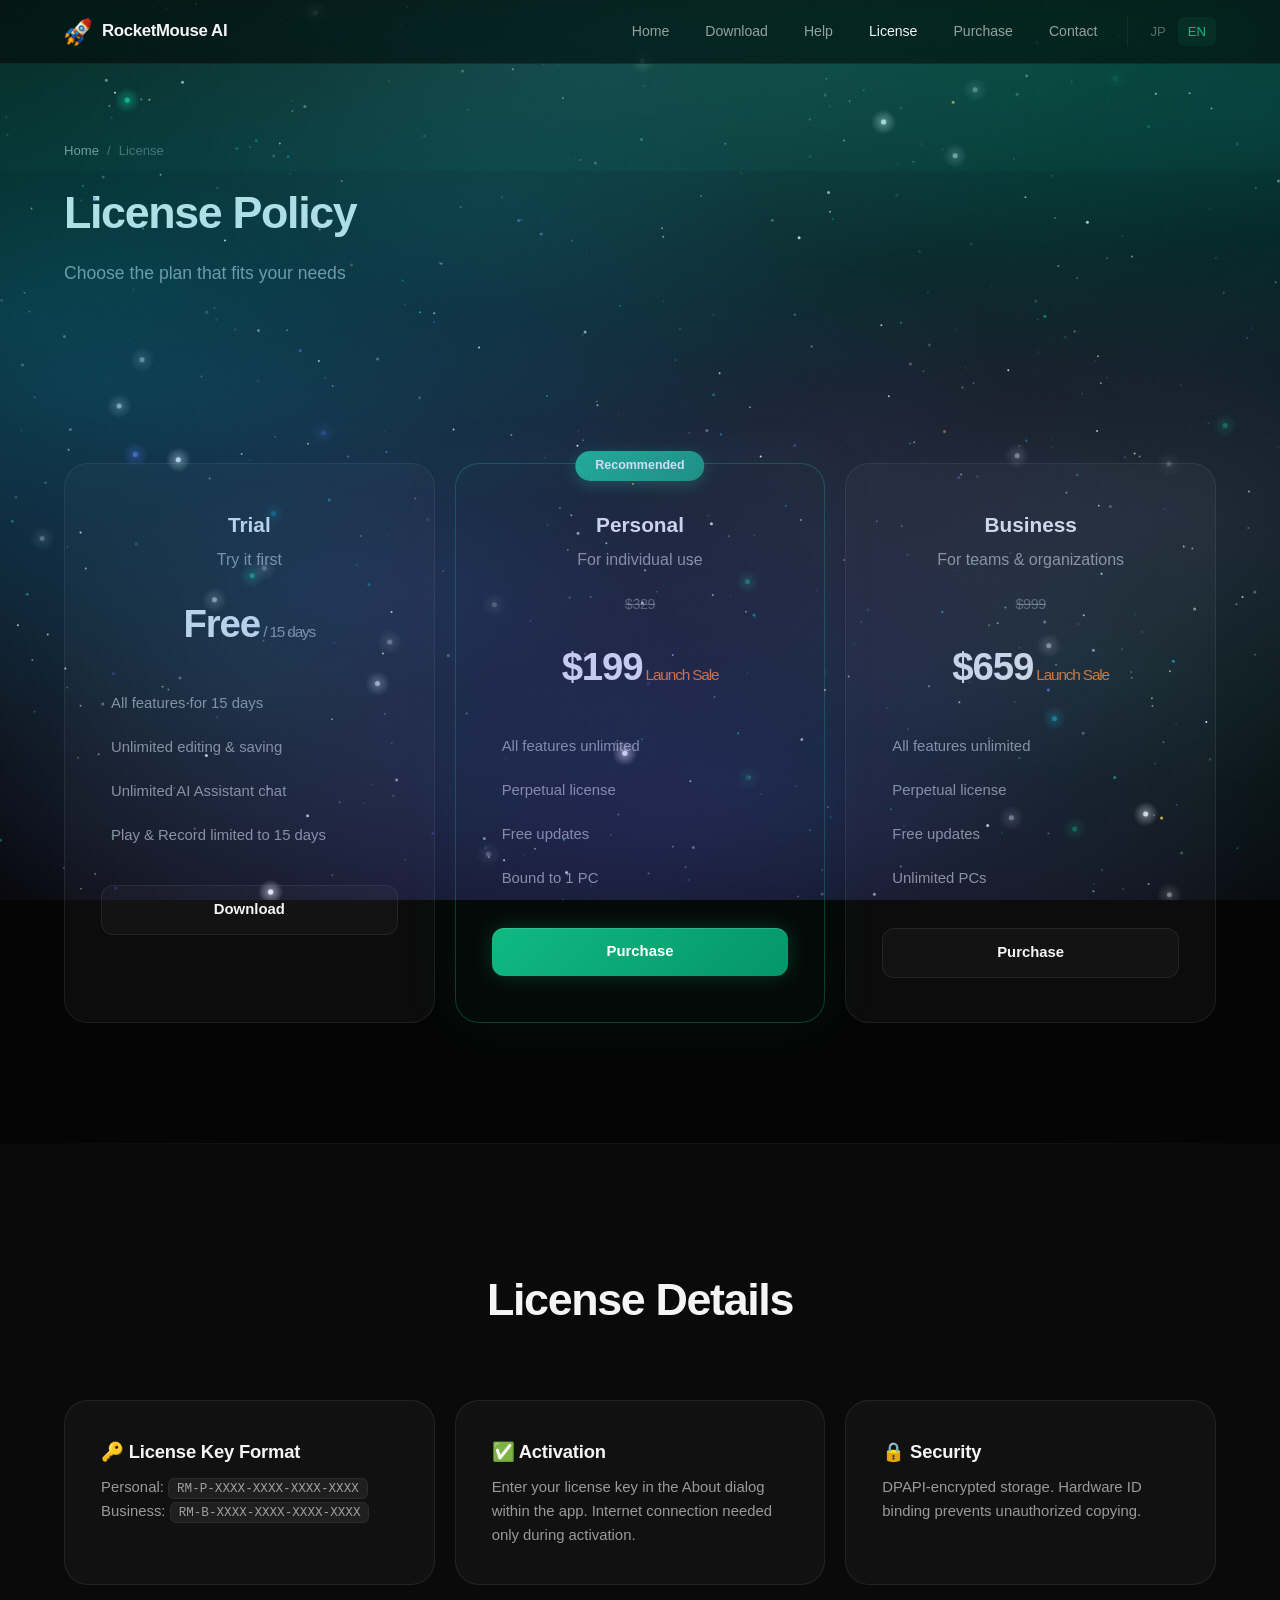
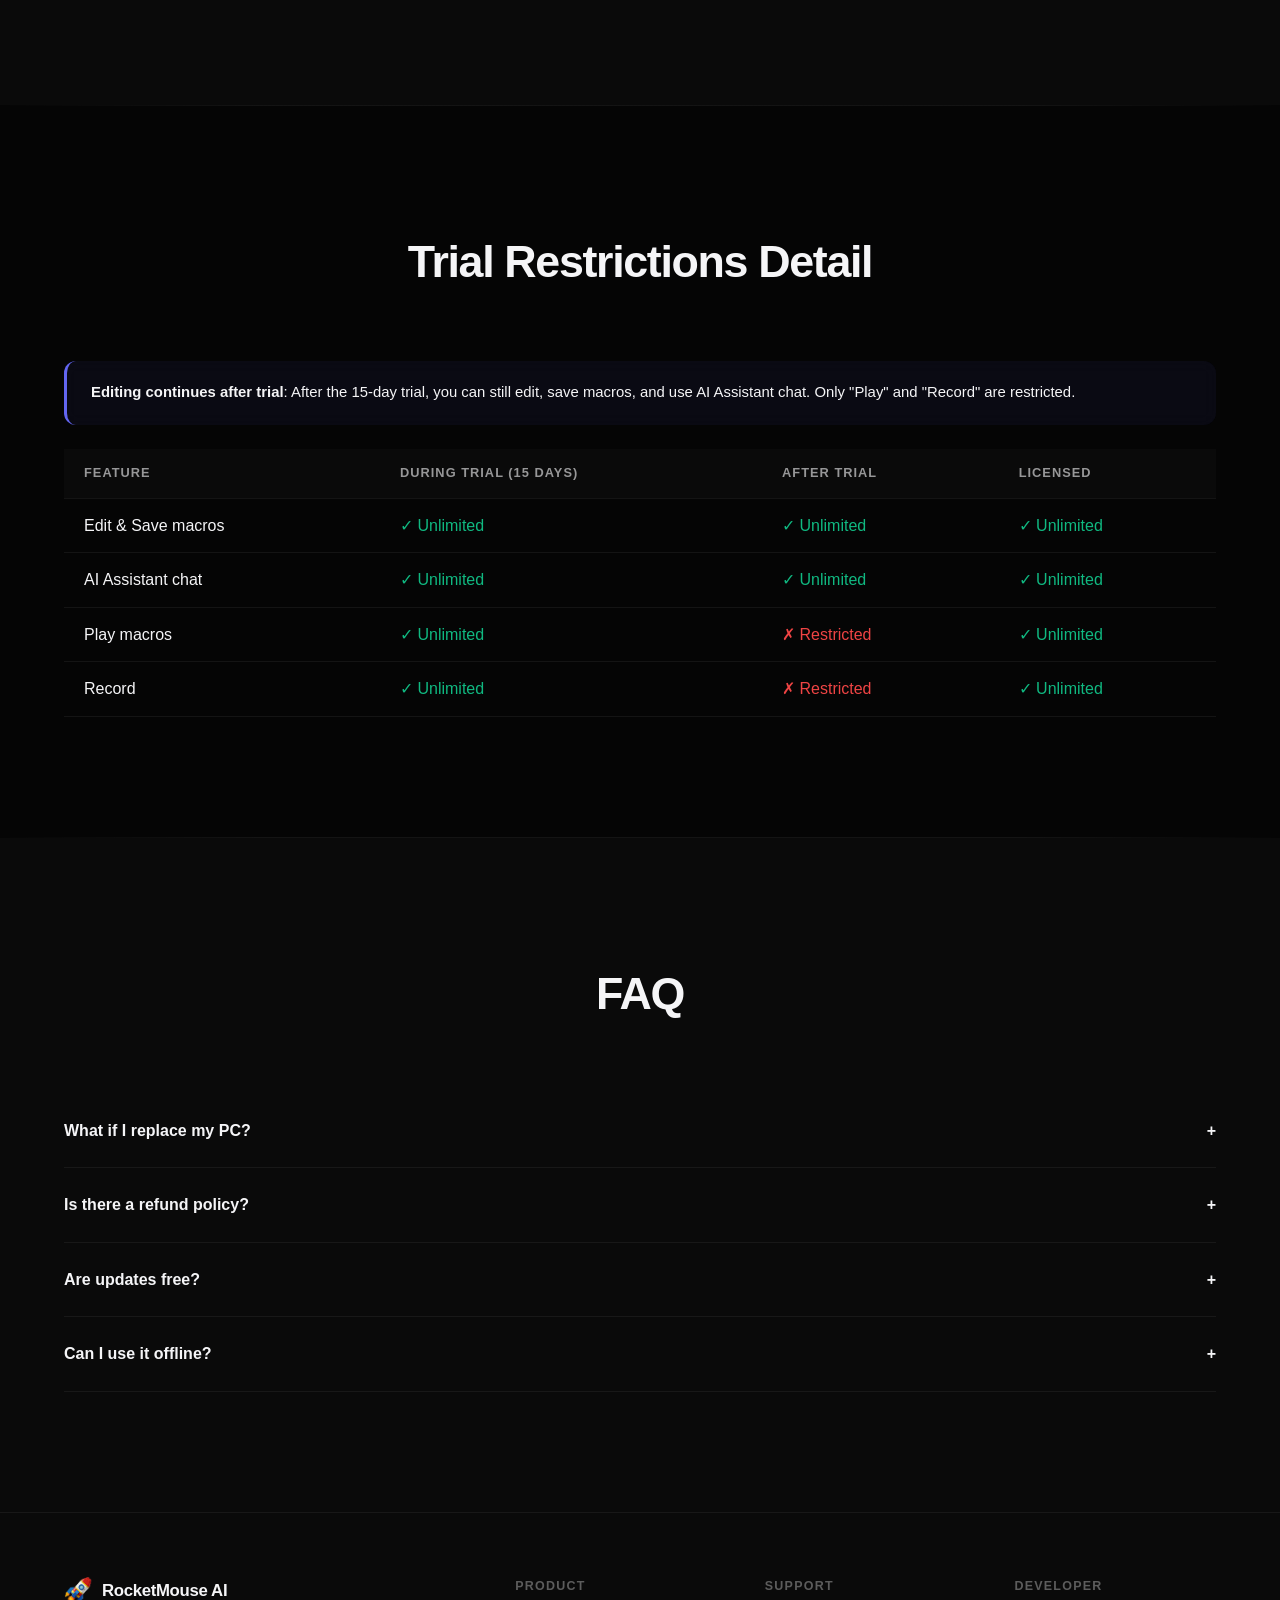
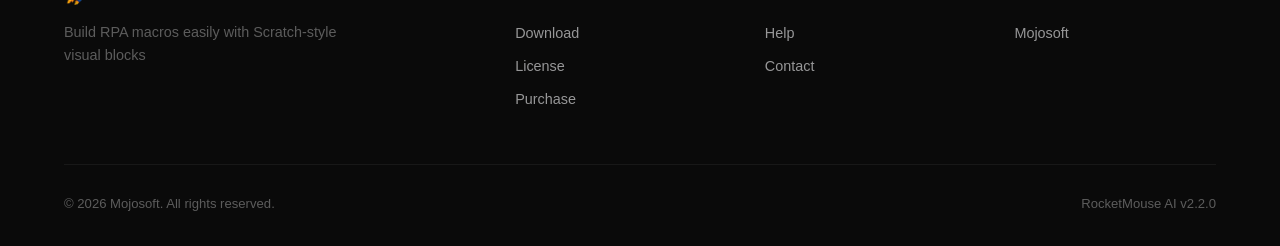
<file: en/license.html>
<!DOCTYPE html>
<html lang="en">
<head>
  <meta charset="UTF-8">
  <meta name="viewport" content="width=device-width, initial-scale=1.0">
  <title>License Policy — RocketMouse AI</title>
  <meta name="description" content="RocketMouse AI license plans: Trial, Personal, and Business.">
  <link rel="icon" type="image/png" href="../images/logo-64.png">
  <link rel="stylesheet" href="../css/style.css">
</head>
<body>

<nav class="nav">
  <div class="container">
    <a href="index.html" class="nav-brand"><img src="../images/logo-64.png" alt="">RocketMouse AI</a>
    <button class="nav-mobile-toggle">&#9776;</button>
    <div class="nav-links">
      <a href="index.html">Home</a>
      <a href="download.html">Download</a>
      <a href="help.html">Help</a>
      <a href="license.html" class="active">License</a>
      <a href="purchase.html">Purchase</a>
      <a href="contact.html">Contact</a>
      <div class="nav-lang">
        <a href="../license.html">JP</a>
        <a href="license.html" class="active">EN</a>
      </div>
    </div>
  </div>
</nav>

<div class="page-header">
  <div class="container">
    <div class="breadcrumb"><a href="index.html">Home</a><span>/</span><span>License</span></div>
    <h1>License Policy</h1>
    <p>Choose the plan that fits your needs</p>
  </div>
</div>

<section class="section">
  <div class="container">
    <div class="pricing-grid reveal">
      <div class="pricing-card">
        <h3>Trial</h3>
        <p class="text-muted">Try it first</p>
        <div class="pricing-price">Free<span style="font-size:0.4em;font-weight:400;color:var(--text-secondary);"> / 15 days</span></div>
        <ul class="pricing-features">
          <li class="check">All features for 15 days</li>
          <li class="check">Unlimited editing &amp; saving</li>
          <li class="check">Unlimited AI Assistant chat</li>
          <li class="cross">Play &amp; Record limited to 15 days</li>
        </ul>
        <a href="download.html" class="btn btn-secondary" style="width:100%;justify-content:center;">Download</a>
      </div>
      <div class="pricing-card featured" data-badge="Recommended">
        <h3>Personal</h3>
        <p class="text-muted">For individual use</p>
        <div class="pricing-price" style="font-size:0.9em;text-decoration:line-through;color:var(--text-muted);font-weight:400;">$329</div>
        <div class="pricing-price">$199<span style="font-size:0.4em;font-weight:400;color:#F97316;"> Launch Sale</span></div>
        <ul class="pricing-features">
          <li class="check">All features unlimited</li>
          <li class="check">Perpetual license</li>
          <li class="check">Free updates</li>
          <li class="check">Bound to 1 PC</li>
        </ul>
        <a href="purchase.html" class="btn btn-primary" style="width:100%;justify-content:center;">Purchase</a>
      </div>
      <div class="pricing-card">
        <h3>Business</h3>
        <p class="text-muted">For teams &amp; organizations</p>
        <div class="pricing-price" style="font-size:0.9em;text-decoration:line-through;color:var(--text-muted);font-weight:400;">$999</div>
        <div class="pricing-price">$659<span style="font-size:0.4em;font-weight:400;color:#F97316;"> Launch Sale</span></div>
        <ul class="pricing-features">
          <li class="check">All features unlimited</li>
          <li class="check">Perpetual license</li>
          <li class="check">Free updates</li>
          <li class="check">Unlimited PCs</li>
        </ul>
        <a href="purchase.html" class="btn btn-secondary" style="width:100%;justify-content:center;">Purchase</a>
      </div>
    </div>
  </div>
</section>

<hr class="section-divider">

<section class="section section-alt">
  <div class="container">
    <div class="section-header reveal"><h2>License Details</h2></div>
    <div class="feature-grid feature-grid-3">
      <div class="card reveal reveal-delay-1"><h3>&#128273; License Key Format</h3><p>Personal: <code>RM-P-XXXX-XXXX-XXXX-XXXX</code><br>Business: <code>RM-B-XXXX-XXXX-XXXX-XXXX</code></p></div>
      <div class="card reveal reveal-delay-2"><h3>&#9989; Activation</h3><p>Enter your license key in the About dialog within the app. Internet connection needed only during activation.</p></div>
      <div class="card reveal reveal-delay-3"><h3>&#128274; Security</h3><p>DPAPI-encrypted storage. Hardware ID binding prevents unauthorized copying.</p></div>
    </div>
  </div>
</section>

<hr class="section-divider">

<section class="section">
  <div class="container">
    <div class="section-header reveal"><h2>Trial Restrictions Detail</h2></div>
    <div class="notice notice-info reveal">
      <strong>Editing continues after trial</strong>: After the 15-day trial, you can still edit, save macros, and use AI Assistant chat. Only "Play" and "Record" are restricted.
    </div>
    <div class="reveal">
      <table>
        <thead><tr><th>Feature</th><th>During Trial (15 days)</th><th>After Trial</th><th>Licensed</th></tr></thead>
        <tbody>
          <tr><td>Edit &amp; Save macros</td><td style="color:var(--accent-green);">&#10003; Unlimited</td><td style="color:var(--accent-green);">&#10003; Unlimited</td><td style="color:var(--accent-green);">&#10003; Unlimited</td></tr>
          <tr><td>AI Assistant chat</td><td style="color:var(--accent-green);">&#10003; Unlimited</td><td style="color:var(--accent-green);">&#10003; Unlimited</td><td style="color:var(--accent-green);">&#10003; Unlimited</td></tr>
          <tr><td>Play macros</td><td style="color:var(--accent-green);">&#10003; Unlimited</td><td style="color:var(--accent-red);">&#10007; Restricted</td><td style="color:var(--accent-green);">&#10003; Unlimited</td></tr>
          <tr><td>Record</td><td style="color:var(--accent-green);">&#10003; Unlimited</td><td style="color:var(--accent-red);">&#10007; Restricted</td><td style="color:var(--accent-green);">&#10003; Unlimited</td></tr>
        </tbody>
      </table>
    </div>
  </div>
</section>

<hr class="section-divider">

<section class="section section-alt">
  <div class="container">
    <div class="section-header reveal"><h2>FAQ</h2></div>
    <div class="reveal">
      <div class="faq-item"><div class="faq-question"><span>What if I replace my PC?</span><span class="arrow">+</span></div><div class="faq-answer"><p>Personal licenses are hardware-bound. <a href="contact.html">Contact us</a> for a key reissue. Business licenses are not hardware-bound and work on any PC.</p></div></div>
      <div class="faq-item"><div class="faq-question"><span>Is there a refund policy?</span><span class="arrow">+</span></div><div class="faq-answer"><p>Full refund within 30 days of purchase. <a href="contact.html">Contact us</a> to request a refund.</p></div></div>
      <div class="faq-item"><div class="faq-question"><span>Are updates free?</span><span class="arrow">+</span></div><div class="faq-answer"><p>Yes. All updates within the same major version (v1.x) are free.</p></div></div>
      <div class="faq-item"><div class="faq-question"><span>Can I use it offline?</span><span class="arrow">+</span></div><div class="faq-answer"><p>Yes. After activation, the app works offline. Some features like AI and browser automation require internet.</p></div></div>
    </div>
  </div>
</section>

<footer class="footer">
  <div class="container">
    <div class="footer-grid">
      <div class="footer-brand"><a href="index.html" class="nav-brand"><img src="../images/logo-64.png" alt="" style="width:28px;height:28px">RocketMouse AI</a><p>Build RPA macros easily with Scratch-style visual blocks</p></div>
      <div class="footer-col"><h4>Product</h4><a href="download.html">Download</a><a href="license.html">License</a><a href="purchase.html">Purchase</a></div>
      <div class="footer-col"><h4>Support</h4><a href="help.html">Help</a><a href="contact.html">Contact</a></div>
      <div class="footer-col"><h4>Developer</h4><a href="#">Mojosoft</a></div>
    </div>
    <div class="footer-bottom"><span>&copy; 2026 Mojosoft. All rights reserved.</span><span>RocketMouse AI v2.2.0</span></div>
  </div>
</footer>

<script src="../js/main.js"></script>
</body>
</html>
</file>
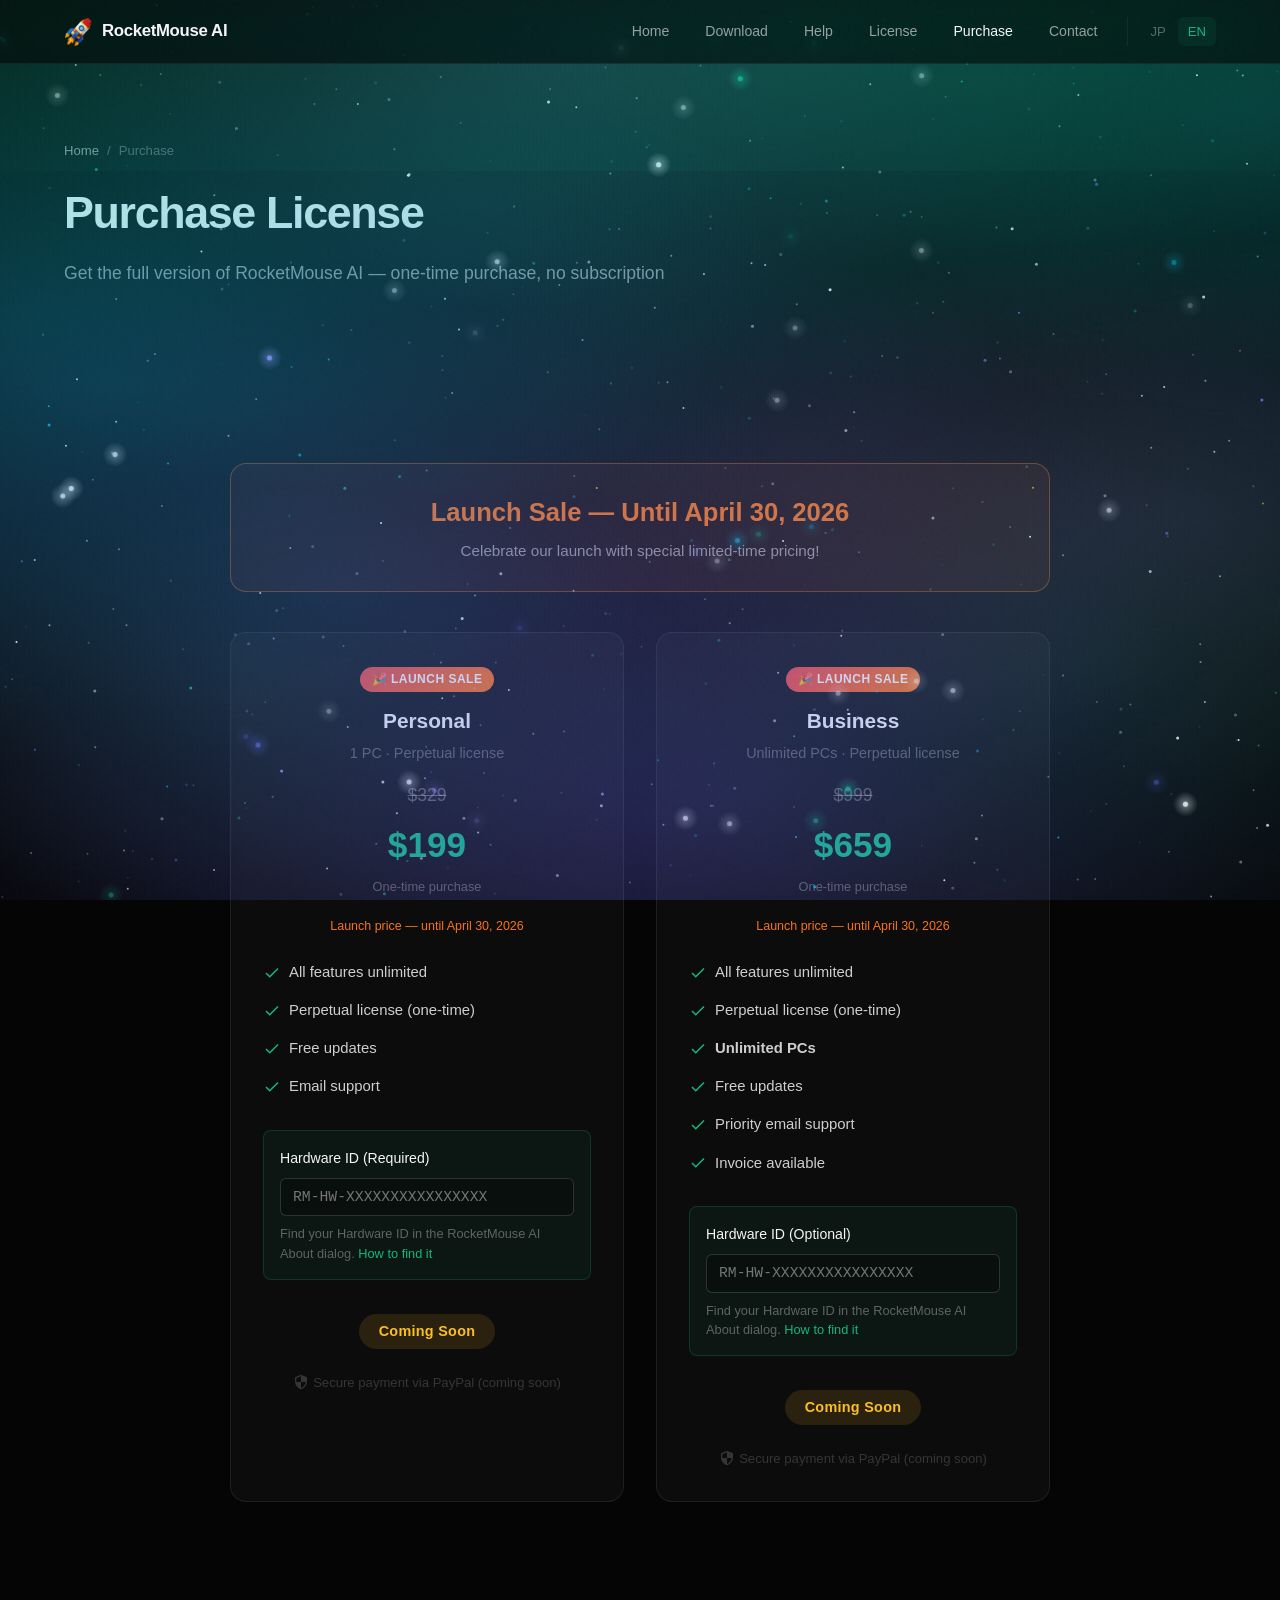
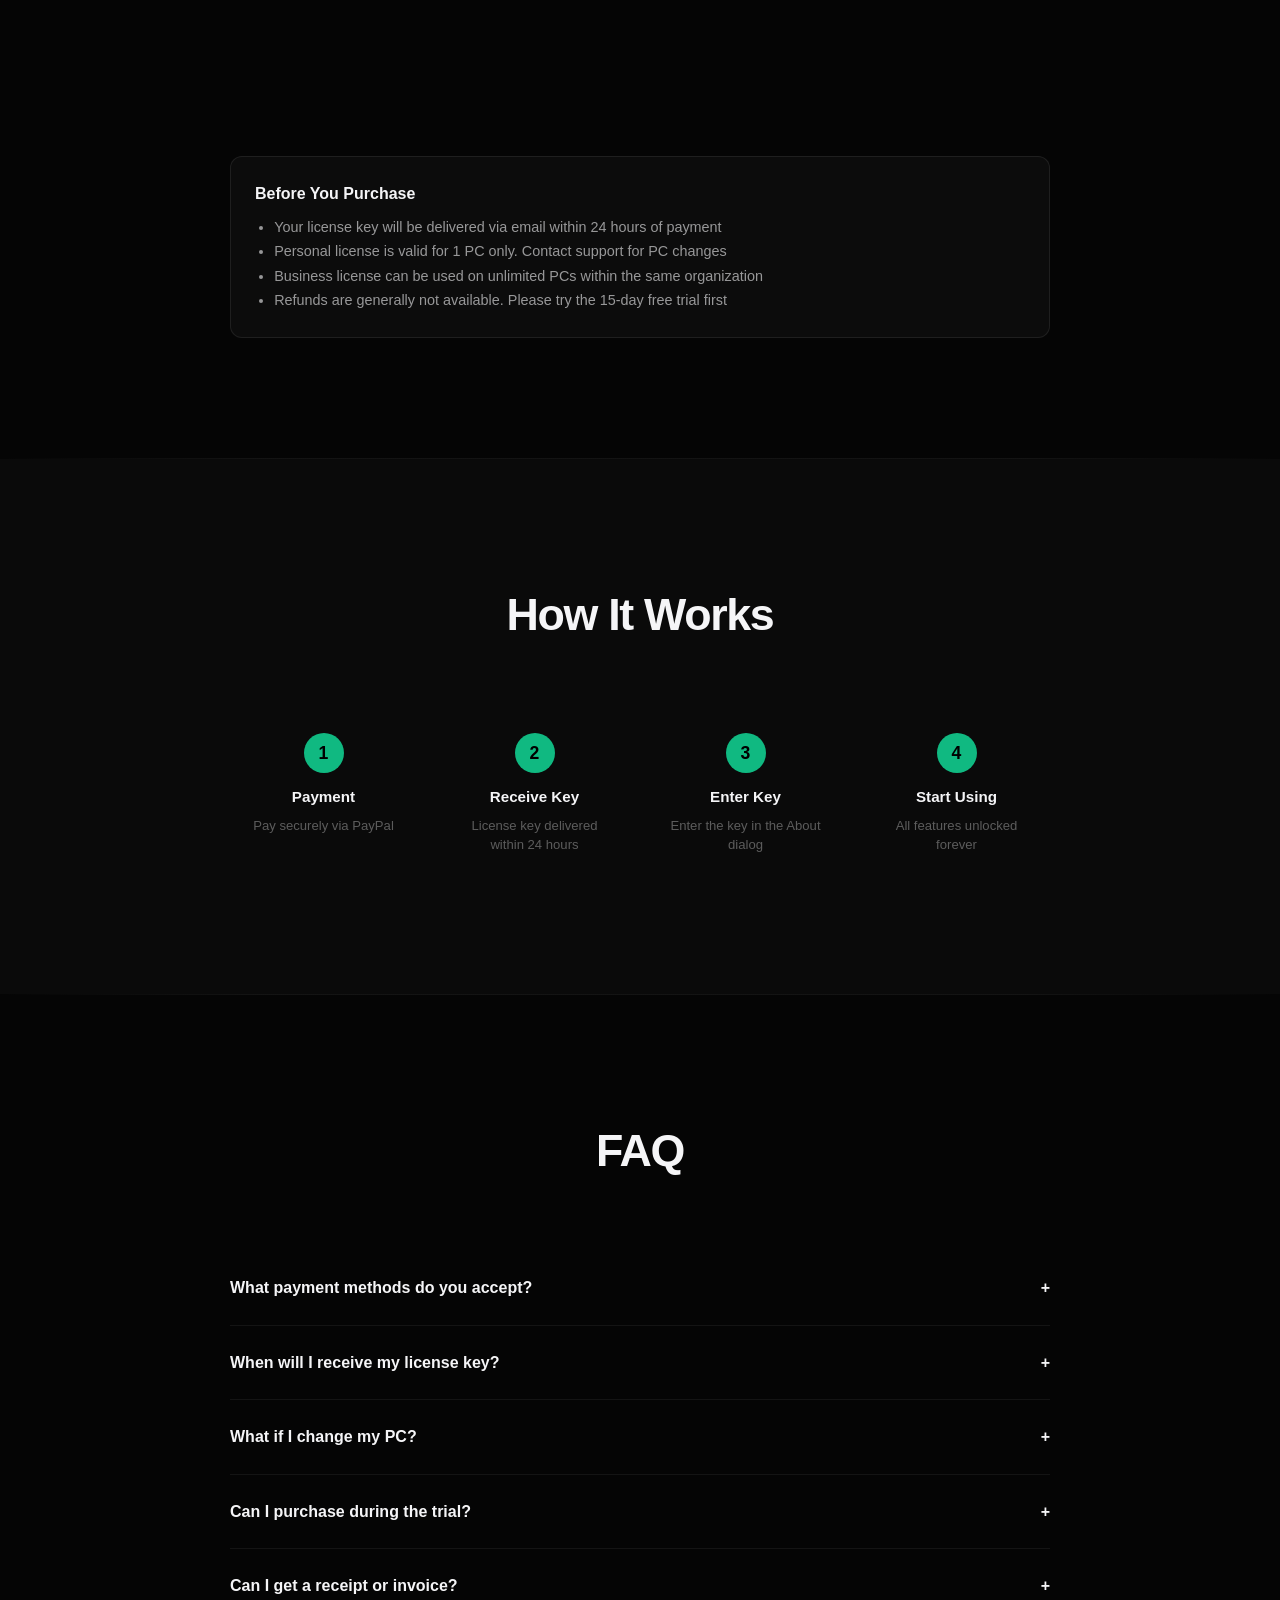
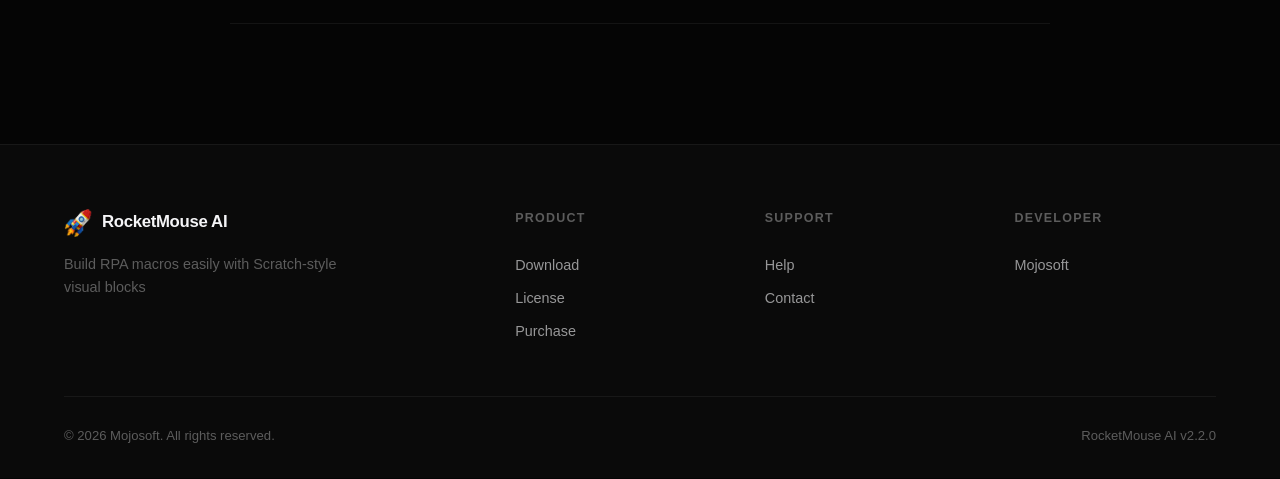
<file: en/purchase.html>
<!DOCTYPE html>
<html lang="en">
<head>
  <meta charset="UTF-8">
  <meta name="viewport" content="width=device-width, initial-scale=1.0">
  <title>Purchase License — RocketMouse AI</title>
  <meta name="description" content="Purchase a RocketMouse AI license. One-time purchase, no subscription. Visual RPA macro editor.">
  <meta name="keywords" content="RocketMouse AI,license,purchase,RPA,macro,automation,one-time purchase,no subscription,personal,business">
  <link rel="icon" type="image/png" href="../images/logo-64.png">
  <link rel="stylesheet" href="../css/style.css">
  <style>
    /* --- Purchase page specific --- */
    .pricing-grid {
      display: grid;
      grid-template-columns: 1fr 1fr;
      gap: 32px;
      max-width: 820px;
      margin: 40px auto 0;
    }
    @media (max-width: 768px) {
      .pricing-grid { grid-template-columns: 1fr; max-width: 420px; }
    }
    .pricing-card {
      background: var(--glass-bg);
      border: 1px solid var(--glass-border);
      border-radius: var(--radius-lg);
      padding: 2rem;
      text-align: center;
      transition: border-color 0.3s, box-shadow 0.3s;
    }
    .pricing-card:hover {
      border-color: var(--border-hover);
      box-shadow: 0 0 40px rgba(16,185,129,0.06);
    }
    .pricing-card h3 {
      font-size: 1.3rem;
      color: var(--text-primary);
      margin-bottom: 4px;
    }
    .pricing-card .subtitle {
      color: var(--text-muted);
      font-size: 0.9rem;
      margin-bottom: 16px;
    }
    .pricing-card .price {
      font-size: 2.2rem;
      font-weight: 800;
      color: var(--accent-green);
      margin: 12px 0 4px;
    }
    .pricing-card .price-note {
      color: var(--text-muted);
      font-size: 0.8rem;
      margin-bottom: 20px;
    }
    .pricing-card ul {
      list-style: none;
      text-align: left;
      margin-bottom: 24px;
    }
    .pricing-card ul li {
      color: rgba(255,255,255,0.8);
      padding: 0.45rem 0;
      display: flex;
      align-items: center;
      gap: 0.5rem;
      font-size: 0.93rem;
    }
    .pricing-card ul li svg {
      width: 18px;
      height: 18px;
      color: var(--accent-green);
      flex-shrink: 0;
    }

    /* Hardware ID */
    .hardware-id-section {
      margin-bottom: 1.5rem;
      padding: 1rem;
      background: rgba(16,185,129,0.06);
      border: 1px solid rgba(16,185,129,0.2);
      border-radius: 8px;
      text-align: left;
    }
    .hardware-id-section label {
      display: block;
      color: var(--text-primary);
      font-size: 0.88rem;
      margin-bottom: 0.5rem;
      font-weight: 500;
    }
    .hardware-id-section input {
      width: 100%;
      padding: 0.65rem 0.75rem;
      border: 1px solid rgba(255,255,255,0.15);
      border-radius: 6px;
      background: rgba(0,0,0,0.3);
      color: var(--text-primary);
      font-size: 0.92rem;
      font-family: var(--font-mono);
      box-sizing: border-box;
    }
    .hardware-id-section input:focus {
      outline: none;
      border-color: var(--accent-green);
      box-shadow: 0 0 0 2px rgba(16,185,129,0.2);
    }
    .hardware-id-section .help-text {
      color: var(--text-muted);
      font-size: 0.8rem;
      margin-top: 0.5rem;
      line-height: 1.5;
    }
    .hardware-id-section .help-text a {
      color: var(--accent-green);
    }
    .hardware-id-error {
      color: var(--accent-red);
      font-size: 0.82rem;
      margin-top: 0.4rem;
      display: none;
    }

    /* PayPal */
    .paypal-button-container { min-height: 55px; }
    .payment-note {
      text-align: center;
      color: var(--text-muted);
      font-size: 0.82rem;
      margin-top: 0.8rem;
      display: flex;
      align-items: center;
      justify-content: center;
      gap: 4px;
    }
    .payment-note svg { width: 16px; height: 16px; }

    /* Sale badge & launch pricing */
    .sale-badge {
      display: inline-block;
      background: linear-gradient(135deg, #EF4444, #F97316);
      color: #fff;
      font-size: 0.75rem;
      font-weight: 700;
      padding: 3px 12px;
      border-radius: 20px;
      margin-bottom: 12px;
      letter-spacing: 0.5px;
      text-transform: uppercase;
      animation: pulse-badge 2s ease-in-out infinite;
    }
    @keyframes pulse-badge {
      0%, 100% { box-shadow: 0 0 0 0 rgba(239,68,68,0.4); }
      50% { box-shadow: 0 0 0 8px rgba(239,68,68,0); }
    }
    .price-original {
      font-size: 1.1rem;
      color: var(--text-muted);
      text-decoration: line-through;
      margin-bottom: -4px;
    }
    .launch-note {
      color: #F97316;
      font-size: 0.78rem;
      font-weight: 500;
      margin-top: 2px;
      margin-bottom: 16px;
    }

    /* Launch banner */
    .launch-banner {
      max-width: 820px;
      margin: 0 auto 32px;
      padding: 28px 32px;
      border: 1px solid rgba(249,115,22,0.4);
      border-radius: var(--radius-lg);
      background: linear-gradient(135deg, rgba(239,68,68,0.08), rgba(249,115,22,0.08));
      text-align: center;
    }
    .launch-banner h2 {
      color: #F97316;
      font-size: 1.6rem;
      font-weight: 800;
      margin-bottom: 6px;
    }
    .launch-banner p {
      color: var(--text-secondary);
      font-size: 0.95rem;
    }

    /* Notice box */
    .notice-box {
      max-width: 820px;
      margin: 24px auto 0;
      background: var(--glass-bg);
      border: 1px solid var(--glass-border);
      border-radius: var(--radius-md);
      padding: 1.5rem;
    }
    .notice-box h4 {
      color: var(--text-primary);
      font-size: 1rem;
      margin-bottom: 8px;
    }
    .notice-box p, .notice-box li {
      color: var(--text-secondary);
      font-size: 0.9rem;
      line-height: 1.7;
    }
    .notice-box ol { padding-left: 1.2rem; }
    .notice-box ul { list-style: disc; padding-left: 1.2rem; }

    /* Process steps */
    .process-steps {
      display: grid;
      grid-template-columns: repeat(4, 1fr);
      gap: 24px;
      max-width: 820px;
      margin: 32px auto 0;
    }
    @media (max-width: 768px) {
      .process-steps { grid-template-columns: 1fr 1fr; }
    }
    .process-step {
      text-align: center;
      padding: 1.2rem 0.8rem;
    }
    .step-number {
      width: 40px;
      height: 40px;
      border-radius: 50%;
      background: var(--accent-green);
      color: #000;
      font-weight: 700;
      display: flex;
      align-items: center;
      justify-content: center;
      margin: 0 auto 12px;
      font-size: 1.1rem;
    }
    .process-step h4 {
      color: var(--text-primary);
      font-size: 0.95rem;
      margin-bottom: 6px;
    }
    .process-step p {
      color: var(--text-muted);
      font-size: 0.82rem;
      line-height: 1.5;
    }

    /* Success modal */
    .success-modal-overlay {
      position: fixed;
      inset: 0;
      background: rgba(0,0,0,0.7);
      backdrop-filter: blur(8px);
      z-index: 10000;
      display: flex;
      align-items: center;
      justify-content: center;
      opacity: 0;
      pointer-events: none;
      transition: opacity 0.3s;
    }
    .success-modal-overlay.active {
      opacity: 1;
      pointer-events: auto;
    }
    .success-modal {
      background: #111;
      border: 1px solid var(--glass-border);
      border-radius: var(--radius-xl);
      padding: 2.5rem;
      max-width: 460px;
      width: 90%;
      text-align: center;
    }
    .success-icon {
      width: 60px;
      height: 60px;
      border-radius: 50%;
      background: var(--accent-green);
      display: flex;
      align-items: center;
      justify-content: center;
      margin: 0 auto 16px;
    }
    .success-icon svg { width: 32px; height: 32px; color: #000; }
    .success-modal h2 {
      color: var(--text-primary);
      font-size: 1.4rem;
      margin-bottom: 4px;
    }
    .success-subtitle {
      color: var(--text-secondary);
      font-size: 0.92rem;
      margin-bottom: 24px;
    }
    .success-details {
      background: rgba(255,255,255,0.03);
      border: 1px solid var(--border-color);
      border-radius: 10px;
      padding: 16px;
      margin-bottom: 20px;
    }
    .detail-row {
      display: flex;
      justify-content: space-between;
      padding: 8px 0;
      border-bottom: 1px solid rgba(255,255,255,0.04);
    }
    .detail-row:last-child { border-bottom: none; }
    .detail-label { color: var(--text-muted); font-size: 0.85rem; }
    .detail-value { color: var(--text-primary); font-size: 0.85rem; font-weight: 500; }
    .success-next-steps {
      background: rgba(16,185,129,0.06);
      border: 1px solid rgba(16,185,129,0.15);
      border-radius: 8px;
      padding: 14px;
      margin-bottom: 20px;
      text-align: left;
    }
    .success-next-steps h4 {
      color: var(--text-primary);
      font-size: 0.9rem;
      margin-bottom: 8px;
      display: flex;
      align-items: center;
      gap: 6px;
    }
    .success-next-steps h4 svg { width: 18px; height: 18px; color: var(--accent-green); }
    .success-next-steps p {
      color: var(--text-secondary);
      font-size: 0.85rem;
      line-height: 1.6;
    }
    .success-close-btn {
      background: var(--accent-green);
      color: #000;
      border: none;
      border-radius: 8px;
      padding: 10px 32px;
      font-size: 0.95rem;
      font-weight: 600;
      cursor: pointer;
      transition: opacity 0.2s;
    }
    .success-close-btn:hover { opacity: 0.85; }
  </style>
</head>
<body>

<nav class="nav">
  <div class="container">
    <a href="index.html" class="nav-brand"><img src="../images/logo-64.png" alt="">RocketMouse AI</a>
    <button class="nav-mobile-toggle">&#9776;</button>
    <div class="nav-links">
      <a href="index.html">Home</a>
      <a href="download.html">Download</a>
      <a href="help.html">Help</a>
      <a href="license.html">License</a>
      <a href="purchase.html" class="active">Purchase</a>
      <a href="contact.html">Contact</a>
      <div class="nav-lang">
        <a href="../purchase.html">JP</a>
        <a href="purchase.html" class="active">EN</a>
      </div>
    </div>
  </div>
</nav>

<div class="page-header">
  <div class="container">
    <div class="breadcrumb"><a href="index.html">Home</a><span>/</span><span>Purchase</span></div>
    <h1>Purchase License</h1>
    <p>Get the full version of RocketMouse AI — one-time purchase, no subscription</p>
  </div>
</div>

<!-- Pricing cards -->
<section class="section">
  <div class="container">
    <div class="launch-banner reveal">
      <h2>Launch Sale — Until April 30, 2026</h2>
      <p>Celebrate our launch with special limited-time pricing!</p>
    </div>
    <div class="pricing-grid reveal">
      <!-- Personal -->
      <div class="pricing-card">
        <span class="sale-badge">&#127881; Launch Sale</span>
        <h3>Personal</h3>
        <p class="subtitle">1 PC &middot; Perpetual license</p>
        <div class="price-original">$329</div>
        <div class="price">$199</div>
        <p class="price-note">One-time purchase</p>
        <p class="launch-note">Launch price — until April 30, 2026</p>
        <ul>
          <li><svg viewBox="0 0 24 24" fill="none" stroke="currentColor" stroke-width="2"><polyline points="20 6 9 17 4 12"></polyline></svg>All features unlimited</li>
          <li><svg viewBox="0 0 24 24" fill="none" stroke="currentColor" stroke-width="2"><polyline points="20 6 9 17 4 12"></polyline></svg>Perpetual license (one-time)</li>
          <li><svg viewBox="0 0 24 24" fill="none" stroke="currentColor" stroke-width="2"><polyline points="20 6 9 17 4 12"></polyline></svg>Free updates</li>
          <li><svg viewBox="0 0 24 24" fill="none" stroke="currentColor" stroke-width="2"><polyline points="20 6 9 17 4 12"></polyline></svg>Email support</li>
        </ul>
        <!-- Hardware ID (required for Personal) -->
        <div class="hardware-id-section">
          <label for="hardware-id-input">Hardware ID (Required)</label>
          <input type="text" id="hardware-id-input" placeholder="RM-HW-XXXXXXXXXXXXXXXX" maxlength="23">
          <p class="help-text">Find your Hardware ID in the RocketMouse AI About dialog. <a href="#hardware-id-guide">How to find it</a></p>
          <p id="hardware-id-error" class="hardware-id-error">Please enter your Hardware ID</p>
        </div>
        <div class="paypal-button-container" style="display:flex;align-items:center;justify-content:center;min-height:55px;">
          <span class="badge badge-amber" style="font-size:0.9em;padding:6px 20px;">Coming Soon</span>
        </div>
        <p class="payment-note" style="opacity:0.5;">
          <svg viewBox="0 0 24 24" fill="currentColor"><path d="M12 1L3 5v6c0 5.55 3.84 10.74 9 12 5.16-1.26 9-6.45 9-12V5l-9-4zm0 10.99h7c-.53 4.12-3.28 7.79-7 8.94V12H5V6.3l7-3.11v8.8z"/></svg>
          Secure payment via PayPal (coming soon)
        </p>
      </div>

      <!-- Business -->
      <div class="pricing-card">
        <span class="sale-badge">&#127881; Launch Sale</span>
        <h3>Business</h3>
        <p class="subtitle">Unlimited PCs &middot; Perpetual license</p>
        <div class="price-original">$999</div>
        <div class="price">$659</div>
        <p class="price-note">One-time purchase</p>
        <p class="launch-note">Launch price — until April 30, 2026</p>
        <ul>
          <li><svg viewBox="0 0 24 24" fill="none" stroke="currentColor" stroke-width="2"><polyline points="20 6 9 17 4 12"></polyline></svg>All features unlimited</li>
          <li><svg viewBox="0 0 24 24" fill="none" stroke="currentColor" stroke-width="2"><polyline points="20 6 9 17 4 12"></polyline></svg>Perpetual license (one-time)</li>
          <li><svg viewBox="0 0 24 24" fill="none" stroke="currentColor" stroke-width="2"><polyline points="20 6 9 17 4 12"></polyline></svg><strong>Unlimited PCs</strong></li>
          <li><svg viewBox="0 0 24 24" fill="none" stroke="currentColor" stroke-width="2"><polyline points="20 6 9 17 4 12"></polyline></svg>Free updates</li>
          <li><svg viewBox="0 0 24 24" fill="none" stroke="currentColor" stroke-width="2"><polyline points="20 6 9 17 4 12"></polyline></svg>Priority email support</li>
          <li><svg viewBox="0 0 24 24" fill="none" stroke="currentColor" stroke-width="2"><polyline points="20 6 9 17 4 12"></polyline></svg>Invoice available</li>
        </ul>
        <!-- Hardware ID (optional for Business) -->
        <div class="hardware-id-section">
          <label for="hardware-id-input-business">Hardware ID (Optional)</label>
          <input type="text" id="hardware-id-input-business" placeholder="RM-HW-XXXXXXXXXXXXXXXX" maxlength="23">
          <p class="help-text">Find your Hardware ID in the RocketMouse AI About dialog. <a href="#hardware-id-guide">How to find it</a></p>
        </div>
        <div class="paypal-button-container" style="display:flex;align-items:center;justify-content:center;min-height:55px;">
          <span class="badge badge-amber" style="font-size:0.9em;padding:6px 20px;">Coming Soon</span>
        </div>
        <p class="payment-note" style="opacity:0.5;">
          <svg viewBox="0 0 24 24" fill="currentColor"><path d="M12 1L3 5v6c0 5.55 3.84 10.74 9 12 5.16-1.26 9-6.45 9-12V5l-9-4zm0 10.99h7c-.53 4.12-3.28 7.79-7 8.94V12H5V6.3l7-3.11v8.8z"/></svg>
          Secure payment via PayPal (coming soon)
        </p>
      </div>
    </div>

    <!-- Hardware ID guide -->
    <div class="notice-box reveal" id="hardware-id-guide">
      <h4>How to Find Your Hardware ID</h4>
      <p>A Hardware ID is required to purchase the Personal license. Follow these steps:</p>
      <ol>
        <li>Launch RocketMouse AI</li>
        <li>Click the "About" button on the toolbar (right side)</li>
        <li>Copy the Hardware ID shown in the About dialog</li>
        <li>Paste it in the input field above</li>
      </ol>
    </div>

    <!-- Before you purchase -->
    <div class="notice-box reveal">
      <h4>Before You Purchase</h4>
      <ul>
        <li>Your license key will be delivered via email within 24 hours of payment</li>
        <li>Personal license is valid for 1 PC only. Contact support for PC changes</li>
        <li>Business license can be used on unlimited PCs within the same organization</li>
        <li>Refunds are generally not available. Please try the 15-day free trial first</li>
      </ul>
    </div>
  </div>
</section>

<hr class="section-divider">

<!-- How it works -->
<section class="section section-alt">
  <div class="container">
    <div class="section-header reveal"><h2>How It Works</h2></div>
    <div class="process-steps reveal">
      <div class="process-step">
        <div class="step-number">1</div>
        <h4>Payment</h4>
        <p>Pay securely via PayPal</p>
      </div>
      <div class="process-step">
        <div class="step-number">2</div>
        <h4>Receive Key</h4>
        <p>License key delivered within 24 hours</p>
      </div>
      <div class="process-step">
        <div class="step-number">3</div>
        <h4>Enter Key</h4>
        <p>Enter the key in the About dialog</p>
      </div>
      <div class="process-step">
        <div class="step-number">4</div>
        <h4>Start Using</h4>
        <p>All features unlocked forever</p>
      </div>
    </div>
  </div>
</section>

<hr class="section-divider">

<!-- FAQ -->
<section class="section">
  <div class="container">
    <div class="section-header reveal"><h2>FAQ</h2></div>
    <div class="reveal" style="max-width:820px;margin:0 auto;">
      <div class="faq-item"><div class="faq-question"><span>What payment methods do you accept?</span><span class="arrow">+</span></div><div class="faq-answer"><p>We accept PayPal. You can pay with credit cards, debit cards, or PayPal balance.</p></div></div>
      <div class="faq-item"><div class="faq-question"><span>When will I receive my license key?</span><span class="arrow">+</span></div><div class="faq-answer"><p>Within 24 hours of payment confirmation. Usually within a few hours, but may take longer due to time zone differences.</p></div></div>
      <div class="faq-item"><div class="faq-question"><span>What if I change my PC?</span><span class="arrow">+</span></div><div class="faq-answer"><p><strong>Personal</strong> license holders can contact support for a license re-issue. <strong>Business</strong> license works on unlimited PCs, so no re-issue is needed.</p></div></div>
      <div class="faq-item"><div class="faq-question"><span>Can I purchase during the trial?</span><span class="arrow">+</span></div><div class="faq-answer"><p>Yes. You can purchase and activate a license at any time during or after the 15-day trial period.</p></div></div>
      <div class="faq-item"><div class="faq-question"><span>Can I get a receipt or invoice?</span><span class="arrow">+</span></div><div class="faq-answer"><p>Yes. Your PayPal receipt serves as proof of purchase. For business invoices, please <a href="contact.html">contact us</a>.</p></div></div>
    </div>
  </div>
</section>

<!-- Success modal -->
<div id="success-modal" class="success-modal-overlay">
  <div class="success-modal">
    <div class="success-icon">
      <svg viewBox="0 0 24 24" fill="none" stroke="currentColor" stroke-width="3"><polyline points="20 6 9 17 4 12"></polyline></svg>
    </div>
    <h2>Payment Complete</h2>
    <p class="success-subtitle">Thank you for your purchase!</p>
    <div class="success-details">
      <div class="detail-row"><span class="detail-label">Product</span><span class="detail-value" id="modal-product">-</span></div>
      <div class="detail-row"><span class="detail-label">Amount</span><span class="detail-value" id="modal-amount">-</span></div>
      <div class="detail-row"><span class="detail-label">Email</span><span class="detail-value" id="modal-email">-</span></div>
      <div class="detail-row" id="modal-hwid-row"><span class="detail-label">Hardware ID</span><span class="detail-value" id="modal-hwid">-</span></div>
    </div>
    <div class="success-next-steps">
      <h4>
        <svg viewBox="0 0 24 24" fill="currentColor"><path d="M20 4H4c-1.1 0-2 .9-2 2v12c0 1.1.9 2 2 2h16c1.1 0 2-.9 2-2V6c0-1.1-.9-2-2-2zm0 4l-8 5-8-5V6l8 5 8-5v2z"/></svg>
        Next Steps
      </h4>
      <p>Your license key will be delivered to the email address above <strong>within 24 hours</strong>. Once received, enter the key in the RocketMouse AI About dialog to activate.</p>
    </div>
    <button class="success-close-btn" onclick="closeSuccessModal()">Close</button>
  </div>
</div>

<footer class="footer">
  <div class="container">
    <div class="footer-grid">
      <div class="footer-brand"><a href="index.html" class="nav-brand"><img src="../images/logo-64.png" alt="" style="width:28px;height:28px">RocketMouse AI</a><p>Build RPA macros easily with Scratch-style visual blocks</p></div>
      <div class="footer-col"><h4>Product</h4><a href="download.html">Download</a><a href="license.html">License</a><a href="purchase.html">Purchase</a></div>
      <div class="footer-col"><h4>Support</h4><a href="help.html">Help</a><a href="contact.html">Contact</a></div>
      <div class="footer-col"><h4>Developer</h4><a href="#">Mojosoft</a></div>
    </div>
    <div class="footer-bottom"><span>&copy; 2026 Mojosoft. All rights reserved.</span><span>RocketMouse AI v2.2.0</span></div>
  </div>
</footer>

<!-- PayPal SDK (USD) — disabled until launch -->
<!-- <script src="https://www.paypal.com/sdk/js?client-id=AQW_pNfSyvlWxHshLEfmnSzEq85x3im5k-2Khrpns2wh7XV2yp5oYYkwb1_8-8fT2U6fnVIX4xlrTvgO&currency=USD&locale=en_US"></script> -->
<script>
    // Success modal
    function showSuccessModal(product, amount, email, hardwareId) {
        document.getElementById('modal-product').textContent = product;
        document.getElementById('modal-amount').textContent = amount;
        document.getElementById('modal-email').textContent = email;
        var hwidRow = document.getElementById('modal-hwid-row');
        var hwidValue = document.getElementById('modal-hwid');
        if (hardwareId) {
            hwidRow.style.display = 'flex';
            hwidValue.textContent = hardwareId;
        } else {
            hwidRow.style.display = 'none';
        }
        document.getElementById('success-modal').classList.add('active');
        document.body.style.overflow = 'hidden';
    }
    function closeSuccessModal() {
        document.getElementById('success-modal').classList.remove('active');
        document.body.style.overflow = '';
    }
    document.getElementById('success-modal').addEventListener('click', function(e) {
        if (e.target === this) closeSuccessModal();
    });

    // Hardware ID validation (RM-HW- + 16 alphanumeric chars)
    function validateHardwareId(id) {
        return /^RM-HW-[A-Z0-9]{16}$/.test(id);
    }
    function showHardwareIdError(show, msg) {
        var el = document.getElementById('hardware-id-error');
        if (el) {
            el.textContent = msg || 'Please enter your Hardware ID';
            el.style.display = show ? 'block' : 'none';
        }
    }

    // Personal PayPal button
    if (document.getElementById('paypal-button-personal')) {
        paypal.Buttons({
            style: { layout: 'vertical', color: 'blue', shape: 'rect', label: 'paypal' },
            onClick: function(data, actions) {
                var input = document.getElementById('hardware-id-input');
                var hwid = input ? input.value.trim().toUpperCase() : '';
                if (!hwid) {
                    showHardwareIdError(true, 'Please enter your Hardware ID');
                    input.focus();
                    return actions.reject();
                }
                if (!validateHardwareId(hwid)) {
                    showHardwareIdError(true, 'Invalid Hardware ID format (e.g. RM-HW-A3F2K9X1B7D4E6G8)');
                    input.focus();
                    return actions.reject();
                }
                showHardwareIdError(false);
                return actions.resolve();
            },
            createOrder: function(data, actions) {
                var input = document.getElementById('hardware-id-input');
                var hwid = input ? input.value.trim().toUpperCase() : '';
                return actions.order.create({
                    purchase_units: [{
                        description: 'RocketMouse AI Personal License [HW:' + hwid + ']',
                        amount: {
                            currency_code: 'USD',
                            value: '199.00',
                            breakdown: { item_total: { currency_code: 'USD', value: '199.00' } }
                        },
                        items: [{
                            name: 'RocketMouse AI Personal License',
                            sku: 'MJ020',
                            unit_amount: { currency_code: 'USD', value: '199.00' },
                            quantity: '1',
                            description: 'HW:' + hwid
                        }],
                        custom_id: 'MJ020|' + hwid
                    }]
                });
            },
            onApprove: function(data, actions) {
                return actions.order.capture().then(function(details) {
                    var input = document.getElementById('hardware-id-input');
                    var hwid = input ? input.value.trim().toUpperCase() : '';
                    showSuccessModal('RocketMouse AI Personal', '$199.00 (Launch Price)', details.payer.email_address, hwid);
                });
            },
            onError: function(err) {
                console.error('PayPal Error:', err);
                alert('An error occurred during payment. Please try again.');
            }
        }).render('#paypal-button-personal');
    }

    // Business PayPal button
    if (document.getElementById('paypal-button-business')) {
        paypal.Buttons({
            style: { layout: 'vertical', color: 'gold', shape: 'rect', label: 'paypal' },
            createOrder: function(data, actions) {
                var input = document.getElementById('hardware-id-input-business');
                var hwid = input ? input.value.trim().toUpperCase() : '';
                var desc = hwid
                    ? 'RocketMouse AI Business License (Unlimited PCs) [HW:' + hwid + ']'
                    : 'RocketMouse AI Business License (Unlimited PCs)';
                return actions.order.create({
                    purchase_units: [{
                        description: desc,
                        amount: {
                            currency_code: 'USD',
                            value: '659.00',
                            breakdown: { item_total: { currency_code: 'USD', value: '659.00' } }
                        },
                        items: [{
                            name: 'RocketMouse AI Business License (Unlimited PCs)',
                            sku: 'MJ021',
                            unit_amount: { currency_code: 'USD', value: '659.00' },
                            quantity: '1',
                            description: hwid ? 'HW:' + hwid : 'Unlimited PCs'
                        }],
                        custom_id: 'MJ021|' + (hwid || 'UNLIMITED')
                    }]
                });
            },
            onApprove: function(data, actions) {
                return actions.order.capture().then(function(details) {
                    var input = document.getElementById('hardware-id-input-business');
                    var hwid = input ? input.value.trim().toUpperCase() : '';
                    showSuccessModal('RocketMouse AI Business (Unlimited PCs)', '$659.00 (Launch Price)', details.payer.email_address, hwid || null);
                });
            },
            onError: function(err) {
                console.error('PayPal Error:', err);
                alert('An error occurred during payment. Please try again.');
            }
        }).render('#paypal-button-business');
    }
</script>
<script src="../js/main.js"></script>
</body>
</html>
</file>
<file: css/style.css>
/* ============================================
   RocketMouse AI — World-Class Dark Theme
   Inspired by Linear, Stripe, Raycast
   ============================================ */

/* --- CSS Custom Properties --- */
:root {
  --bg-primary: #050505;
  --bg-secondary: #0a0a0a;
  --bg-tertiary: #111111;
  --bg-card: rgba(255,255,255,0.03);
  --bg-card-hover: rgba(255,255,255,0.06);
  --border-color: rgba(255,255,255,0.06);
  --border-hover: rgba(255,255,255,0.12);
  --border-glow: rgba(16, 185, 129, 0.3);
  --text-primary: #f5f5f7;
  --text-secondary: rgba(245,245,247,0.6);
  --text-muted: rgba(245,245,247,0.35);
  --accent-green: #10B981;
  --accent-green-hover: #34D399;
  --accent-green-bg: rgba(16, 185, 129, 0.08);
  --accent-green-glow: rgba(16, 185, 129, 0.15);
  --accent-blue: #6366F1;
  --accent-blue-hover: #818CF8;
  --accent-cyan: #06B6D4;
  --accent-red: #EF4444;
  --accent-amber: #FBBF24;
  --accent-purple: #A78BFA;
  --accent-pink: #EC4899;
  --glass-bg: rgba(255,255,255,0.03);
  --glass-border: rgba(255,255,255,0.08);
  --glass-bg-hover: rgba(255,255,255,0.06);
  --radius-sm: 8px;
  --radius-md: 12px;
  --radius-lg: 16px;
  --radius-xl: 24px;
  --radius-2xl: 32px;
  --font-sans: "Inter", -apple-system, BlinkMacSystemFont, "Segoe UI", "Noto Sans JP", sans-serif;
  --font-mono: "JetBrains Mono", "SF Mono", "Cascadia Code", "Fira Code", Consolas, monospace;
  --max-width: 1200px;
  --nav-height: 64px;
  --ease-out-expo: cubic-bezier(0.16, 1, 0.3, 1);
  --ease-spring: cubic-bezier(0.34, 1.56, 0.64, 1);
}

/* --- Google Font Import --- */
@import url('https://fonts.googleapis.com/css2?family=Inter:wght@400;500;600;700;800;900&display=swap');

/* --- Reset & Base --- */
*, *::before, *::after { box-sizing: border-box; margin: 0; padding: 0; }
html { scroll-behavior: smooth; scroll-padding-top: calc(var(--nav-height) + 20px); }
body {
  font-family: var(--font-sans);
  background: var(--bg-primary);
  color: var(--text-primary);
  line-height: 1.6;
  -webkit-font-smoothing: antialiased;
  -moz-osx-font-smoothing: grayscale;
  overflow-x: hidden;
}

/* Subtle noise texture overlay */
body::before {
  content: '';
  position: fixed; inset: 0; z-index: 9999;
  background-image: url("data:image/svg+xml,%3Csvg viewBox='0 0 256 256' xmlns='http://www.w3.org/2000/svg'%3E%3Cfilter id='n'%3E%3CfeTurbulence type='fractalNoise' baseFrequency='0.9' numOctaves='4' stitchTiles='stitch'/%3E%3C/filter%3E%3Crect width='100%25' height='100%25' filter='url(%23n)' opacity='0.015'/%3E%3C/svg%3E");
  pointer-events: none;
}

a { color: var(--accent-blue); text-decoration: none; transition: color 0.2s; }
a:hover { color: var(--accent-blue-hover); }
img { max-width: 100%; height: auto; display: block; }
ul, ol { list-style: none; }
code { font-family: var(--font-mono); background: rgba(255,255,255,0.06); padding: 2px 8px; border-radius: 6px; font-size: 0.85em; border: 1px solid rgba(255,255,255,0.06); }
pre { background: rgba(255,255,255,0.03); border: 1px solid var(--border-color); border-radius: var(--radius-md); padding: 20px; overflow-x: auto; }
pre code { background: none; padding: 0; border: none; }
table { width: 100%; border-collapse: collapse; }
th, td { padding: 14px 20px; text-align: left; border-bottom: 1px solid var(--border-color); }
th { background: rgba(255,255,255,0.02); color: var(--text-secondary); font-weight: 600; font-size: 0.8em; text-transform: uppercase; letter-spacing: 0.08em; }
tbody tr { transition: background 0.15s; }
tbody tr:hover { background: rgba(255,255,255,0.02); }

/* --- Layout --- */
.container { max-width: var(--max-width); margin: 0 auto; padding: 0 24px; }
.section { padding: 120px 0; position: relative; }
.section-alt { background: var(--bg-secondary); }

/* --- Scroll Reveal Animations --- */
.reveal {
  opacity: 0;
  transform: translateY(40px);
  transition: opacity 0.8s var(--ease-out-expo), transform 0.8s var(--ease-out-expo);
}
.reveal.visible {
  opacity: 1;
  transform: translateY(0);
}
.reveal-delay-1 { transition-delay: 0.1s; }
.reveal-delay-2 { transition-delay: 0.2s; }
.reveal-delay-3 { transition-delay: 0.3s; }
.reveal-delay-4 { transition-delay: 0.4s; }
.reveal-delay-5 { transition-delay: 0.5s; }

/* --- Navigation --- */
.nav {
  position: fixed; top: 0; left: 0; right: 0; z-index: 1000;
  height: var(--nav-height);
  background: rgba(5, 5, 5, 0.6);
  backdrop-filter: blur(24px) saturate(180%);
  -webkit-backdrop-filter: blur(24px) saturate(180%);
  border-bottom: 1px solid var(--border-color);
  transition: background 0.3s;
}
.nav.scrolled { background: rgba(5, 5, 5, 0.9); }
.nav .container { display: flex; align-items: center; justify-content: space-between; height: 100%; }
.nav-brand { display: flex; align-items: center; gap: 10px; font-weight: 700; font-size: 1.05em; color: var(--text-primary); letter-spacing: -0.02em; }
.nav-brand img { width: 28px; height: 28px; }
.nav-links { display: flex; align-items: center; gap: 8px; }
.nav-links a {
  color: var(--text-secondary); font-size: 0.88em; font-weight: 500;
  padding: 6px 14px; border-radius: 8px;
  transition: color 0.15s, background 0.15s;
}
.nav-links a:hover { color: var(--text-primary); background: rgba(255,255,255,0.05); }
.nav-links a.active { color: var(--text-primary); }
.nav-lang { display: flex; align-items: center; gap: 2px; margin-left: 8px; padding-left: 12px; border-left: 1px solid var(--border-color); }
.nav-lang a { font-size: 0.82em; padding: 4px 10px; border-radius: 6px; color: var(--text-muted); }
.nav-lang a:hover { color: var(--text-secondary); }
.nav-lang a.active { background: var(--accent-green-bg); color: var(--accent-green); }
.nav-mobile-toggle { display: none; background: none; border: none; color: var(--text-primary); font-size: 1.5em; cursor: pointer; padding: 4px; }

/* ============================
   HERO SECTION — The showstopper
   ============================ */
.hero {
  min-height: 100vh;
  display: flex; align-items: center; justify-content: center;
  text-align: center;
  position: relative;
  overflow: hidden;
  padding: 120px 0 80px;
}

/* Animated mesh gradient background */
.hero-bg {
  position: absolute; inset: 0; z-index: 0;
  overflow: hidden;
}
.hero-bg .orb {
  position: absolute;
  border-radius: 50%;
  filter: blur(120px);
  opacity: 0.3;
  animation: orbFloat 20s ease-in-out infinite;
}
.hero-bg .orb-1 {
  width: 600px; height: 600px;
  background: radial-gradient(circle, #10B981 0%, transparent 70%);
  top: -10%; left: -5%;
  animation-delay: 0s;
}
.hero-bg .orb-2 {
  width: 500px; height: 500px;
  background: radial-gradient(circle, #6366F1 0%, transparent 70%);
  top: 20%; right: -10%;
  animation-delay: -7s;
  animation-duration: 25s;
}
.hero-bg .orb-3 {
  width: 400px; height: 400px;
  background: radial-gradient(circle, #06B6D4 0%, transparent 70%);
  bottom: -5%; left: 30%;
  animation-delay: -14s;
  animation-duration: 22s;
}
@keyframes orbFloat {
  0%, 100% { transform: translate(0, 0) scale(1); }
  25% { transform: translate(50px, -80px) scale(1.1); }
  50% { transform: translate(-30px, 60px) scale(0.9); }
  75% { transform: translate(70px, 30px) scale(1.05); }
}

/* Grid pattern overlay */
.hero-grid {
  position: absolute; inset: 0; z-index: 1;
  background-image:
    linear-gradient(rgba(255,255,255,0.02) 1px, transparent 1px),
    linear-gradient(90deg, rgba(255,255,255,0.02) 1px, transparent 1px);
  background-size: 80px 80px;
  mask-image: radial-gradient(ellipse 70% 60% at 50% 40%, black 20%, transparent 100%);
  -webkit-mask-image: radial-gradient(ellipse 70% 60% at 50% 40%, black 20%, transparent 100%);
}

/* Radial fade at bottom */
.hero::after {
  content: '';
  position: absolute; bottom: 0; left: 0; right: 0; height: 200px;
  background: linear-gradient(to top, var(--bg-primary), transparent);
  z-index: 2;
}

.hero .container { position: relative; z-index: 3; }

/* Logo with glow */
.hero-logo {
  width: 150px; height: 150px; margin: 0 auto 40px;
  position: relative;
  animation: logoFloat 6s ease-in-out infinite;
}
.hero-logo::after {
  content: '';
  position: absolute; inset: -20px;
  background: radial-gradient(circle, rgba(16,185,129,0.2) 0%, transparent 70%);
  border-radius: 50%;
  z-index: -1;
}
@keyframes logoFloat {
  0%, 100% { transform: translateY(0); }
  50% { transform: translateY(-8px); }
}

/* Pill badge above title */
.hero-badge {
  display: inline-flex; align-items: center; gap: 8px;
  padding: 6px 16px 6px 8px;
  background: var(--glass-bg);
  border: 1px solid var(--glass-border);
  border-radius: 100px;
  font-size: 0.82em; color: var(--text-secondary);
  margin-bottom: 32px;
  backdrop-filter: blur(8px);
}
.hero-badge .badge-dot {
  width: 8px; height: 8px; border-radius: 50%;
  background: var(--accent-green);
  box-shadow: 0 0 8px var(--accent-green);
  animation: pulse 2s ease-in-out infinite;
}
@keyframes pulse { 0%, 100% { opacity: 1; } 50% { opacity: 0.5; } }

/* Massive hero title */
.hero h1 {
  font-size: clamp(3em, 7vw, 5.5em);
  font-weight: 900;
  line-height: 1.05;
  letter-spacing: -0.04em;
  margin-bottom: 24px;
}
.gradient-text {
  background: linear-gradient(135deg, #10B981 0%, #06B6D4 40%, #6366F1 80%, #A78BFA 100%);
  background-size: 200% 200%;
  animation: gradientShift 8s ease infinite;
  -webkit-background-clip: text; -webkit-text-fill-color: transparent;
  background-clip: text;
}
@keyframes gradientShift {
  0% { background-position: 0% 50%; }
  50% { background-position: 100% 50%; }
  100% { background-position: 0% 50%; }
}

.hero .tagline {
  font-size: clamp(1.1em, 2vw, 1.35em);
  color: var(--text-secondary);
  margin-bottom: 48px;
  max-width: 600px; margin-left: auto; margin-right: auto;
  line-height: 1.6;
}
.hero-buttons { display: flex; gap: 16px; justify-content: center; flex-wrap: wrap; }

/* Stats with animated counters */
.hero-stats {
  display: flex; gap: 1px; justify-content: center; margin-top: 80px;
  background: var(--border-color); border-radius: var(--radius-lg);
  overflow: hidden;
}
.hero-stat {
  text-align: center; padding: 28px 48px;
  background: var(--bg-primary);
}
.hero-stat:first-child { border-radius: var(--radius-lg) 0 0 var(--radius-lg); }
.hero-stat:last-child { border-radius: 0 var(--radius-lg) var(--radius-lg) 0; }
.hero-stat .stat-value {
  font-size: 2.2em; font-weight: 800; letter-spacing: -0.03em;
  background: linear-gradient(135deg, var(--accent-green), var(--accent-cyan));
  -webkit-background-clip: text; -webkit-text-fill-color: transparent;
  background-clip: text;
}
.hero-stat .stat-label { font-size: 0.8em; color: var(--text-muted); margin-top: 4px; text-transform: uppercase; letter-spacing: 0.08em; }

/* ============================
   BUTTONS — Premium feel
   ============================ */
.btn {
  display: inline-flex; align-items: center; gap: 8px;
  padding: 12px 24px; border-radius: var(--radius-md);
  font-weight: 600; font-size: 0.93em; cursor: pointer;
  transition: all 0.25s var(--ease-out-expo);
  border: none; text-decoration: none;
  position: relative; overflow: hidden;
}
.btn-primary {
  background: linear-gradient(135deg, #10B981, #059669);
  color: #fff;
  box-shadow: 0 0 20px rgba(16, 185, 129, 0.25), inset 0 1px 0 rgba(255,255,255,0.15);
}
.btn-primary:hover {
  color: #fff;
  transform: translateY(-2px);
  box-shadow: 0 0 40px rgba(16, 185, 129, 0.35), 0 8px 32px rgba(16, 185, 129, 0.2), inset 0 1px 0 rgba(255,255,255,0.15);
}
.btn-primary:active { transform: translateY(0); }
.btn-secondary {
  background: var(--glass-bg);
  color: var(--text-primary);
  border: 1px solid var(--glass-border);
  backdrop-filter: blur(8px);
}
.btn-secondary:hover {
  background: var(--glass-bg-hover);
  border-color: var(--border-hover);
  color: var(--text-primary);
  transform: translateY(-2px);
}
.btn-outline {
  background: transparent; color: var(--accent-green);
  border: 1px solid rgba(16, 185, 129, 0.3);
}
.btn-outline:hover { background: var(--accent-green-bg); color: var(--accent-green); border-color: rgba(16, 185, 129, 0.5); }
.btn-lg { padding: 16px 36px; font-size: 1em; border-radius: var(--radius-lg); }
.btn-sm { padding: 8px 16px; font-size: 0.85em; }

/* ============================
   CARDS — Glassmorphism + gradient border
   ============================ */
.card {
  position: relative;
  background: var(--glass-bg);
  border: 1px solid var(--glass-border);
  border-radius: var(--radius-xl);
  padding: 36px;
  transition: all 0.4s var(--ease-out-expo);
  overflow: hidden;
}
.card::before {
  content: '';
  position: absolute; inset: 0;
  border-radius: inherit;
  background: radial-gradient(600px circle at var(--mouse-x, 50%) var(--mouse-y, 50%), rgba(16,185,129,0.06), transparent 60%);
  opacity: 0;
  transition: opacity 0.4s;
  pointer-events: none;
}
.card:hover { border-color: var(--border-hover); transform: translateY(-4px); }
.card:hover::before { opacity: 1; }
.card-icon {
  font-size: 1.8em; margin-bottom: 20px;
  width: 52px; height: 52px;
  display: flex; align-items: center; justify-content: center;
  background: var(--accent-green-bg);
  border-radius: var(--radius-md);
}
.card h3 { font-size: 1.15em; margin-bottom: 10px; font-weight: 700; letter-spacing: -0.01em; }
.card p { color: var(--text-secondary); font-size: 0.93em; line-height: 1.6; }

/* --- Feature Grid --- */
.feature-grid { display: grid; grid-template-columns: repeat(auto-fit, minmax(300px, 1fr)); gap: 20px; }
.feature-grid-3 { grid-template-columns: repeat(3, 1fr); }

/* --- Section Headers --- */
.section-header { text-align: center; margin-bottom: 64px; }
.section-header h2 {
  font-size: clamp(1.8em, 3.5vw, 2.8em);
  font-weight: 800; margin-bottom: 16px;
  letter-spacing: -0.03em;
}
.section-header p { color: var(--text-secondary); font-size: 1.15em; max-width: 560px; margin: 0 auto; line-height: 1.6; }
.section-label {
  display: inline-block; font-size: 0.78em; font-weight: 700;
  color: var(--accent-green); text-transform: uppercase; letter-spacing: 0.15em;
  margin-bottom: 12px;
}

/* ============================
   BLOCK CATEGORIES — Colored left border + glow
   ============================ */
.block-cat-card {
  position: relative;
  background: var(--glass-bg);
  border: 1px solid var(--glass-border);
  border-radius: var(--radius-lg);
  padding: 24px 28px;
  transition: all 0.3s var(--ease-out-expo);
  overflow: hidden;
}
.block-cat-card::after {
  content: '';
  position: absolute; left: 0; top: 0; bottom: 0; width: 3px;
  background: var(--cat-color);
  border-radius: 0 2px 2px 0;
}
.block-cat-card:hover {
  border-color: var(--border-hover);
  transform: translateY(-2px);
  box-shadow: 0 4px 24px rgba(0,0,0,0.3);
}
.block-cat-card h3 { font-size: 1em; font-weight: 700; margin-bottom: 6px; display: flex; align-items: center; gap: 8px; }
.block-cat-card .cat-dot { width: 10px; height: 10px; border-radius: 50%; background: var(--cat-color); box-shadow: 0 0 8px var(--cat-color); }
.block-cat-card p { color: var(--text-secondary); font-size: 0.88em; }

/* ============================
   PRICING — Premium cards
   ============================ */
.pricing-grid { display: grid; grid-template-columns: repeat(3, 1fr); gap: 20px; }
.pricing-card {
  background: var(--glass-bg);
  border: 1px solid var(--glass-border);
  border-radius: var(--radius-xl); padding: 44px 36px;
  text-align: center; position: relative;
  transition: all 0.4s var(--ease-out-expo);
}
.pricing-card:hover { transform: translateY(-4px); }
.pricing-card.featured {
  border-color: rgba(16, 185, 129, 0.3);
  background: rgba(16, 185, 129, 0.03);
  box-shadow: 0 0 60px rgba(16, 185, 129, 0.08);
}
.pricing-card.featured::before {
  content: attr(data-badge);
  position: absolute; top: -13px; left: 50%; transform: translateX(-50%);
  background: linear-gradient(135deg, #10B981, #059669);
  color: #fff; padding: 5px 20px;
  border-radius: 100px; font-size: 0.78em; font-weight: 700; white-space: nowrap;
  box-shadow: 0 4px 16px rgba(16, 185, 129, 0.3);
}
.pricing-card h3 { font-size: 1.3em; margin-bottom: 6px; font-weight: 700; }
.pricing-price { font-size: 2.4em; font-weight: 800; margin: 20px 0; letter-spacing: -0.03em; }
.pricing-features { text-align: left; margin: 28px 0; }
.pricing-features li { padding: 10px 0; color: var(--text-secondary); display: flex; align-items: center; gap: 10px; font-size: 0.93em; }
.pricing-features li::before { content: ''; }
.check::before { content: '\2713'; color: var(--accent-green); font-weight: 700; }
.cross::before { content: '\2717'; color: var(--text-muted); }

/* ============================
   DOWNLOAD
   ============================ */
.download-card {
  background: var(--glass-bg);
  border: 1px solid var(--glass-border);
  border-radius: var(--radius-2xl);
  padding: 56px; text-align: center;
  max-width: 600px; margin: 0 auto;
  position: relative; overflow: hidden;
}
.download-card::before {
  content: '';
  position: absolute; inset: -1px;
  border-radius: inherit;
  background: linear-gradient(135deg, rgba(16,185,129,0.2), transparent 50%, rgba(99,102,241,0.2));
  z-index: -1;
  opacity: 0;
  transition: opacity 0.4s;
}
.download-card:hover::before { opacity: 1; }
.download-card h2 { font-size: 1.8em; margin-bottom: 8px; font-weight: 800; letter-spacing: -0.02em; }
.download-version { color: var(--text-secondary); margin-bottom: 28px; }
.download-meta { display: flex; gap: 24px; justify-content: center; margin-top: 24px; color: var(--text-muted); font-size: 0.88em; }
.download-meta span { display: flex; align-items: center; gap: 6px; }

/* --- System Requirements --- */
.requirements-grid { display: grid; grid-template-columns: repeat(2, 1fr); gap: 20px; margin-top: 32px; }
.requirement-item { display: flex; gap: 16px; align-items: flex-start; padding: 16px; background: var(--glass-bg); border: 1px solid var(--glass-border); border-radius: var(--radius-md); }
.requirement-item .req-icon { font-size: 1.4em; flex-shrink: 0; width: 40px; text-align: center; }
.requirement-item .req-label { font-weight: 600; margin-bottom: 2px; font-size: 0.93em; }
.requirement-item .req-value { color: var(--text-secondary); font-size: 0.88em; }

/* ============================
   HELP PAGE
   ============================ */
.help-layout { display: grid; grid-template-columns: 240px 1fr; gap: 48px; align-items: start; }
.help-sidebar {
  position: sticky; top: calc(var(--nav-height) + 24px);
  max-height: calc(100vh - var(--nav-height) - 48px);
  overflow-y: auto; padding-right: 12px;
}
.help-sidebar::-webkit-scrollbar { width: 3px; }
.help-sidebar::-webkit-scrollbar-thumb { background: rgba(255,255,255,0.1); border-radius: 2px; }
.help-toc { list-style: none; }
.help-toc li { margin-bottom: 1px; }
.help-toc a {
  display: block; padding: 7px 14px; border-radius: 8px;
  color: var(--text-muted); font-size: 0.84em; font-weight: 500;
  transition: all 0.15s;
}
.help-toc a:hover { color: var(--text-secondary); background: rgba(255,255,255,0.03); }
.help-toc a.active { color: var(--accent-green); background: var(--accent-green-bg); }
.help-toc .toc-category { font-weight: 700; color: var(--text-secondary); font-size: 0.78em; margin-top: 20px; padding: 7px 14px; text-transform: uppercase; letter-spacing: 0.08em; }
.help-content h2 { font-size: 1.6em; font-weight: 800; margin: 56px 0 20px; padding-bottom: 12px; border-bottom: 1px solid var(--border-color); letter-spacing: -0.02em; }
.help-content h2:first-child { margin-top: 0; }
.help-content h3 { font-size: 1.15em; margin: 36px 0 12px; color: var(--accent-green); font-weight: 700; }
.help-content p { margin-bottom: 16px; color: var(--text-secondary); line-height: 1.7; }
.help-content ul, .help-content ol { margin-bottom: 16px; padding-left: 24px; }
.help-content li { color: var(--text-secondary); margin-bottom: 8px; list-style: disc; }
.help-content ol li { list-style: decimal; }

/* --- Collapsible sections --- */
.collapsible {
  border: 1px solid var(--glass-border);
  border-radius: var(--radius-md); margin-bottom: 10px;
  overflow: hidden; transition: border-color 0.2s;
}
.collapsible:hover { border-color: var(--border-hover); }
.collapsible-header {
  display: flex; align-items: center; justify-content: space-between;
  padding: 16px 24px; cursor: pointer;
  background: rgba(255,255,255,0.02);
  transition: background 0.2s; user-select: none;
}
.collapsible-header:hover { background: rgba(255,255,255,0.04); }
.collapsible-header h4 { font-size: 0.95em; font-weight: 600; display: flex; align-items: center; gap: 10px; }
.collapsible-header .arrow { transition: transform 0.3s var(--ease-out-expo); font-size: 0.75em; color: var(--text-muted); }
.collapsible.open .collapsible-header .arrow { transform: rotate(90deg); }
.collapsible-body { padding: 0 24px; max-height: 0; overflow: hidden; transition: max-height 0.4s var(--ease-out-expo), padding 0.4s; }
.collapsible.open .collapsible-body { max-height: 2000px; padding: 20px 24px; }

/* --- Keyboard Shortcut Badge --- */
kbd {
  display: inline-block; padding: 3px 8px;
  background: rgba(255,255,255,0.06);
  border: 1px solid rgba(255,255,255,0.1);
  border-radius: 6px; font-family: var(--font-mono); font-size: 0.8em;
  box-shadow: 0 2px 0 rgba(255,255,255,0.05);
  color: var(--text-secondary);
}

/* --- Alert/Notice Boxes --- */
.notice {
  padding: 20px 24px; border-radius: var(--radius-md);
  border-left: 3px solid; margin-bottom: 24px; font-size: 0.93em;
  backdrop-filter: blur(8px);
}
.notice-info { border-color: var(--accent-blue); background: rgba(99, 102, 241, 0.06); }
.notice-warning { border-color: var(--accent-amber); background: rgba(251, 191, 36, 0.06); }
.notice-success { border-color: var(--accent-green); background: rgba(16, 185, 129, 0.06); }

/* --- Steps (Install guide) --- */
.steps { counter-reset: step; }
.step-item {
  display: flex; gap: 20px; margin-bottom: 16px;
  padding: 24px; background: var(--glass-bg); border: 1px solid var(--glass-border);
  border-radius: var(--radius-lg); transition: border-color 0.2s;
}
.step-item:hover { border-color: var(--border-hover); }
.step-item::before {
  counter-increment: step; content: counter(step);
  flex-shrink: 0; width: 36px; height: 36px;
  background: var(--accent-green-bg); color: var(--accent-green);
  border-radius: 50%; display: flex; align-items: center; justify-content: center;
  font-weight: 700; font-size: 0.88em;
}
.step-content h4 { margin-bottom: 4px; font-weight: 600; }
.step-content p { color: var(--text-secondary); font-size: 0.9em; }

/* --- FAQ Accordion --- */
.faq-item { border-bottom: 1px solid var(--border-color); }
.faq-question {
  display: flex; align-items: center; justify-content: space-between;
  padding: 24px 0; cursor: pointer; font-weight: 600; user-select: none;
  transition: color 0.2s;
}
.faq-question:hover { color: var(--accent-green); }
.faq-question .arrow { transition: transform 0.3s var(--ease-out-expo); }
.faq-item.open .faq-question .arrow { transform: rotate(45deg); }
.faq-answer { max-height: 0; overflow: hidden; transition: max-height 0.4s var(--ease-out-expo); }
.faq-item.open .faq-answer { max-height: 500px; }
.faq-answer p { padding-bottom: 24px; color: var(--text-secondary); }

/* --- Contact --- */
.contact-info { display: grid; grid-template-columns: repeat(auto-fit, minmax(280px, 1fr)); gap: 20px; margin-top: 40px; }
.contact-card { text-align: center; }
.contact-card .contact-icon { font-size: 2em; margin-bottom: 16px; }
.contact-card h3 { margin-bottom: 8px; font-weight: 700; }
.contact-card p { color: var(--text-secondary); font-size: 0.9em; }

/* ============================
   FOOTER
   ============================ */
.footer {
  padding: 64px 0 32px;
  border-top: 1px solid var(--border-color);
  background: var(--bg-secondary);
}
.footer-grid { display: grid; grid-template-columns: 2fr repeat(3, 1fr); gap: 48px; margin-bottom: 48px; }
.footer-brand p { color: var(--text-muted); font-size: 0.9em; margin-top: 16px; max-width: 280px; }
.footer-col h4 { font-size: 0.78em; font-weight: 700; text-transform: uppercase; letter-spacing: 0.1em; color: var(--text-muted); margin-bottom: 20px; }
.footer-col a { display: block; color: var(--text-secondary); font-size: 0.9em; padding: 5px 0; transition: color 0.2s; }
.footer-col a:hover { color: var(--text-primary); }
.footer-bottom { display: flex; align-items: center; justify-content: space-between; padding-top: 28px; border-top: 1px solid var(--border-color); color: var(--text-muted); font-size: 0.82em; }

/* --- Page Header (non-hero pages) --- */
.page-header {
  padding: 140px 0 56px;
  position: relative; overflow: hidden;
}
.page-header::before {
  content: '';
  position: absolute; top: -50%; left: -50%; right: -50%;
  height: 100%;
  background: radial-gradient(ellipse at 50% 100%, rgba(16,185,129,0.06) 0%, transparent 60%);
  pointer-events: none;
}
.page-header h1 { font-size: clamp(2em, 4vw, 2.8em); font-weight: 800; margin-bottom: 10px; letter-spacing: -0.03em; position: relative; }
.page-header p { color: var(--text-secondary); font-size: 1.1em; position: relative; }
.breadcrumb { display: flex; gap: 8px; font-size: 0.82em; color: var(--text-muted); margin-bottom: 16px; position: relative; }
.breadcrumb a { color: var(--text-secondary); }

/* --- Screenshot Placeholder --- */
.screenshot-placeholder {
  background: rgba(255,255,255,0.02);
  border: 1px dashed rgba(255,255,255,0.08);
  border-radius: var(--radius-xl); padding: 80px 40px; text-align: center;
  color: var(--text-muted); margin: 32px 0;
}
.screenshot-placeholder .placeholder-icon { font-size: 3em; margin-bottom: 12px; opacity: 0.5; }

/* --- Badges --- */
.badge {
  display: inline-block; padding: 4px 14px; border-radius: 100px;
  font-size: 0.72em; font-weight: 700; letter-spacing: 0.02em;
}
.badge-green { background: var(--accent-green-bg); color: var(--accent-green); }
.badge-blue { background: rgba(99, 102, 241, 0.12); color: var(--accent-blue); }
.badge-amber { background: rgba(251, 191, 36, 0.12); color: var(--accent-amber); }
.badge-purple { background: rgba(167, 139, 250, 0.12); color: var(--accent-purple); }

/* ============================
   CTA Section — Gradient drama
   ============================ */
.cta-section {
  position: relative; padding: 120px 0; text-align: center;
  overflow: hidden;
}
.cta-section::before {
  content: '';
  position: absolute; inset: 0;
  background: radial-gradient(ellipse 80% 50% at 50% 50%, rgba(16,185,129,0.08) 0%, transparent 70%);
  pointer-events: none;
}
.cta-section h2 {
  font-size: clamp(2em, 4vw, 3em);
  font-weight: 800; letter-spacing: -0.03em;
  margin-bottom: 16px; position: relative;
}
.cta-section p { position: relative; }

/* ============================
   RESPONSIVE
   ============================ */
@media (max-width: 1024px) {
  .help-layout { grid-template-columns: 1fr; }
  .help-sidebar { position: static; max-height: none; display: none; }
  .help-sidebar.show { display: block; }
  .help-sidebar-toggle { display: inline-flex !important; }
  .pricing-grid { grid-template-columns: 1fr; max-width: 420px; margin: 0 auto; }
  .feature-grid-3 { grid-template-columns: repeat(2, 1fr); }
  .footer-grid { grid-template-columns: repeat(2, 1fr); }
  .hero-stats { flex-wrap: wrap; }
}

@media (max-width: 768px) {
  :root { --nav-height: 56px; }
  .nav-links {
    display: none; position: fixed; top: var(--nav-height); left: 0; right: 0;
    background: rgba(5,5,5,0.95); backdrop-filter: blur(24px);
    border-bottom: 1px solid var(--border-color);
    flex-direction: column; padding: 16px 24px; gap: 4px;
  }
  .nav-links.show { display: flex; }
  .nav-lang { margin-left: 0; padding-left: 0; border-left: none; padding-top: 12px; border-top: 1px solid var(--border-color); }
  .nav-mobile-toggle { display: block; }
  .hero { min-height: auto; padding: 100px 0 60px; }
  .hero h1 { font-size: 2.5em; }
  .hero .tagline { font-size: 1em; }
  .hero-stats { gap: 1px; flex-direction: column; border-radius: var(--radius-md); }
  .hero-stat { border-radius: 0 !important; padding: 20px 32px; }
  .section { padding: 64px 0; }
  .section-header h2 { font-size: 1.6em; }
  .page-header { padding: 100px 0 36px; }
  .page-header h1 { font-size: 2em; }
  .feature-grid, .feature-grid-3 { grid-template-columns: 1fr; }
  .requirements-grid { grid-template-columns: 1fr; }
  .footer-grid { grid-template-columns: 1fr; gap: 32px; }
  .footer-bottom { flex-direction: column; gap: 8px; text-align: center; }
  .download-card { padding: 36px 24px; }
  .hero-buttons { flex-direction: column; align-items: center; }
  .contact-info { grid-template-columns: 1fr; }
  .hero-bg .orb { filter: blur(80px); opacity: 0.2; }
}

/* --- Utility --- */
.text-center { text-align: center; }
.text-green { color: var(--accent-green); }
.text-muted { color: var(--text-secondary); }
.mt-2 { margin-top: 16px; }
.mt-4 { margin-top: 32px; }
.mt-6 { margin-top: 48px; }
.mb-4 { margin-bottom: 32px; }
.inline-flex { display: inline-flex; align-items: center; gap: 6px; }

/* Divider with gradient */
.section-divider {
  height: 1px; border: none; margin: 0;
  background: linear-gradient(90deg, transparent, var(--border-color) 20%, var(--border-color) 80%, transparent);
}

/* ============================================
   Star Field & Shooting Stars
   ============================================ */

/* Container for all star layers */
.stars-container {
  position: fixed;
  inset: 0;
  z-index: 1;
  pointer-events: none;
  overflow: hidden;
}

/* Stars rendered via canvas — see main.js */
.stars-canvas {
  position: absolute;
  inset: 0;
  width: 100%;
  height: 100%;
}

/* Shooting stars — rotate(145deg) + positive translateX = downward-left trajectory */
.shooting-star {
  position: absolute;
  pointer-events: none;
  height: 2px;
  border-radius: 999px;
  opacity: 0;
}

/* Trail: transparent(tail/upper-right) → bright(head/lower-left) */
.shooting-star::before {
  content: '';
  position: absolute;
  top: 0; right: 0;
  width: 100%;
  height: 100%;
  border-radius: inherit;
  background: linear-gradient(90deg, transparent 0%, rgba(16,185,129,0.3) 15%, rgba(6,182,212,0.7) 50%, #fff 100%);
}

/* Bright head dot at the leading edge */
.shooting-star::after {
  content: '';
  position: absolute;
  top: -3px; right: -2px;
  width: 8px; height: 8px;
  border-radius: 50%;
  background: #fff;
  box-shadow: 0 0 10px 4px rgba(255,255,255,0.8), 0 0 25px 8px rgba(16,185,129,0.5);
}

/* --- 5 shooting stars at different positions / speeds --- */

.shooting-star-1 {
  top: 3%; right: -12%;
  width: 200px;
  transform: rotate(145deg);
  animation: shoot1 6s ease-in infinite;
  animation-delay: 0.5s;
}

.shooting-star-2 {
  top: 18%; right: -6%;
  width: 160px;
  transform: rotate(150deg);
  animation: shoot2 7s ease-in infinite;
  animation-delay: 2.5s;
}
.shooting-star-2::before {
  background: linear-gradient(90deg, transparent 0%, rgba(99,102,241,0.3) 15%, rgba(6,182,212,0.7) 50%, #fff 100%);
}
.shooting-star-2::after {
  box-shadow: 0 0 10px 4px rgba(255,255,255,0.8), 0 0 25px 8px rgba(99,102,241,0.5);
}

.shooting-star-3 {
  top: 38%; right: -15%;
  width: 240px;
  height: 2.5px;
  transform: rotate(142deg);
  animation: shoot3 8s ease-in infinite;
  animation-delay: 5s;
}
.shooting-star-3::before {
  background: linear-gradient(90deg, transparent 0%, rgba(6,182,212,0.3) 10%, rgba(16,185,129,0.7) 45%, #fff 100%);
}
.shooting-star-3::after {
  width: 10px; height: 10px; top: -4px;
  box-shadow: 0 0 12px 5px rgba(255,255,255,0.9), 0 0 30px 10px rgba(6,182,212,0.5);
}

.shooting-star-4 {
  top: 55%; right: -8%;
  width: 140px;
  transform: rotate(148deg);
  animation: shoot4 9s ease-in infinite;
  animation-delay: 3.8s;
}
.shooting-star-4::before {
  background: linear-gradient(90deg, transparent 0%, rgba(99,102,241,0.3) 15%, rgba(16,185,129,0.7) 50%, #fff 100%);
}
.shooting-star-4::after {
  box-shadow: 0 0 10px 4px rgba(255,255,255,0.8), 0 0 25px 8px rgba(16,185,129,0.5);
}

.shooting-star-5 {
  top: 72%; right: -10%;
  width: 180px;
  transform: rotate(138deg);
  animation: shoot5 7.5s ease-in infinite;
  animation-delay: 7s;
}
.shooting-star-5::before {
  background: linear-gradient(90deg, transparent 0%, rgba(16,185,129,0.3) 15%, rgba(99,102,241,0.7) 50%, #fff 100%);
}
.shooting-star-5::after {
  box-shadow: 0 0 10px 4px rgba(255,255,255,0.8), 0 0 25px 8px rgba(99,102,241,0.5);
}

.shooting-star-6 {
  top: 12%; right: -18%;
  width: 220px;
  height: 2.5px;
  transform: rotate(140deg);
  animation: shoot6 8.5s ease-in infinite;
  animation-delay: 1.5s;
}
.shooting-star-6::before {
  background: linear-gradient(90deg, transparent 0%, rgba(167,139,250,0.3) 15%, rgba(16,185,129,0.7) 50%, #fff 100%);
}
.shooting-star-6::after {
  width: 10px; height: 10px; top: -4px;
  box-shadow: 0 0 12px 5px rgba(255,255,255,0.9), 0 0 30px 10px rgba(167,139,250,0.5);
}

.shooting-star-7 {
  top: 48%; right: -5%;
  width: 170px;
  transform: rotate(152deg);
  animation: shoot7 6.5s ease-in infinite;
  animation-delay: 4.5s;
}
.shooting-star-7::before {
  background: linear-gradient(90deg, transparent 0%, rgba(6,182,212,0.3) 15%, rgba(99,102,241,0.7) 50%, #fff 100%);
}
.shooting-star-7::after {
  box-shadow: 0 0 10px 4px rgba(255,255,255,0.8), 0 0 25px 8px rgba(6,182,212,0.5);
}

.shooting-star-8 {
  top: 82%; right: -14%;
  width: 260px;
  height: 3px;
  transform: rotate(136deg);
  animation: shoot8 10s ease-in infinite;
  animation-delay: 6.5s;
}
.shooting-star-8::before {
  background: linear-gradient(90deg, transparent 0%, rgba(16,185,129,0.3) 10%, rgba(6,182,212,0.7) 45%, #fff 100%);
}
.shooting-star-8::after {
  width: 12px; height: 12px; top: -5px;
  box-shadow: 0 0 14px 6px rgba(255,255,255,0.9), 0 0 35px 12px rgba(16,185,129,0.5);
}

@keyframes shoot1 {
  0%   { opacity: 0; transform: rotate(145deg) translateX(0); }
  2%   { opacity: 1; }
  14%  { opacity: 1; transform: rotate(145deg) translateX(1500px); }
  17%  { opacity: 0; transform: rotate(145deg) translateX(1700px); }
  100% { opacity: 0; }
}
@keyframes shoot2 {
  0%   { opacity: 0; transform: rotate(150deg) translateX(0); }
  2%   { opacity: 1; }
  12%  { opacity: 1; transform: rotate(150deg) translateX(1300px); }
  15%  { opacity: 0; transform: rotate(150deg) translateX(1500px); }
  100% { opacity: 0; }
}
@keyframes shoot3 {
  0%   { opacity: 0; transform: rotate(142deg) translateX(0); }
  2%   { opacity: 1; }
  13%  { opacity: 1; transform: rotate(142deg) translateX(1600px); }
  16%  { opacity: 0; transform: rotate(142deg) translateX(1800px); }
  100% { opacity: 0; }
}
@keyframes shoot4 {
  0%   { opacity: 0; transform: rotate(148deg) translateX(0); }
  2%   { opacity: 1; }
  11%  { opacity: 1; transform: rotate(148deg) translateX(1200px); }
  14%  { opacity: 0; transform: rotate(148deg) translateX(1400px); }
  100% { opacity: 0; }
}
@keyframes shoot5 {
  0%   { opacity: 0; transform: rotate(138deg) translateX(0); }
  2%   { opacity: 1; }
  13%  { opacity: 1; transform: rotate(138deg) translateX(1400px); }
  16%  { opacity: 0; transform: rotate(138deg) translateX(1600px); }
  100% { opacity: 0; }
}
@keyframes shoot6 {
  0%   { opacity: 0; transform: rotate(140deg) translateX(0); }
  2%   { opacity: 1; }
  12%  { opacity: 1; transform: rotate(140deg) translateX(1600px); }
  15%  { opacity: 0; transform: rotate(140deg) translateX(1800px); }
  100% { opacity: 0; }
}
@keyframes shoot7 {
  0%   { opacity: 0; transform: rotate(152deg) translateX(0); }
  2%   { opacity: 1; }
  14%  { opacity: 1; transform: rotate(152deg) translateX(1300px); }
  17%  { opacity: 0; transform: rotate(152deg) translateX(1500px); }
  100% { opacity: 0; }
}
@keyframes shoot8 {
  0%   { opacity: 0; transform: rotate(136deg) translateX(0); }
  2%   { opacity: 1; }
  11%  { opacity: 1; transform: rotate(136deg) translateX(1800px); }
  14%  { opacity: 0; transform: rotate(136deg) translateX(2000px); }
  100% { opacity: 0; }
}

/* Aurora nebula — Layer 1: primary glow */
.stars-aurora {
  position: absolute;
  inset: -25% -10%;
  pointer-events: none;
  background:
    radial-gradient(ellipse 1800px 800px at 5%  8%,  rgba(16,185,129,0.25), transparent 60%),
    radial-gradient(ellipse 1600px 900px at 90% 25%, rgba(6,182,212,0.20), transparent 60%),
    radial-gradient(ellipse 1400px 700px at 30% 60%, rgba(99,102,241,0.20), transparent 60%),
    radial-gradient(ellipse 1200px 600px at 70% 10%, rgba(16,185,129,0.16), transparent 60%),
    radial-gradient(ellipse 1500px 550px at 15% 45%, rgba(6,182,212,0.18), transparent 60%),
    radial-gradient(ellipse 1300px 650px at 55% 75%, rgba(99,102,241,0.15), transparent 60%),
    radial-gradient(ellipse 1000px 500px at 80% 65%, rgba(16,185,129,0.14), transparent 60%),
    radial-gradient(ellipse 900px  450px at 45% 20%, rgba(167,139,250,0.12), transparent 60%),
    radial-gradient(ellipse 1100px 500px at 60% 50%, rgba(236,72,153,0.08), transparent 60%);
  animation: auroraShift 12s ease-in-out infinite alternate;
}

/* Aurora nebula — Layer 2: secondary drift (offset animation) */
.stars-aurora-2 {
  position: absolute;
  inset: -20% -10%;
  pointer-events: none;
  background:
    radial-gradient(ellipse 1600px 700px at 75% 15%, rgba(16,185,129,0.18), transparent 55%),
    radial-gradient(ellipse 1400px 800px at 10% 40%, rgba(6,182,212,0.15), transparent 55%),
    radial-gradient(ellipse 1200px 600px at 50% 80%, rgba(99,102,241,0.14), transparent 55%),
    radial-gradient(ellipse 1000px 500px at 85% 55%, rgba(167,139,250,0.12), transparent 55%),
    radial-gradient(ellipse 800px  400px at 25% 70%, rgba(16,185,129,0.10), transparent 55%),
    radial-gradient(ellipse 1300px 550px at 40% 30%, rgba(6,182,212,0.13), transparent 55%);
  animation: auroraShift2 15s ease-in-out infinite alternate;
}

@keyframes auroraShift {
  0%   { opacity: 0.7; transform: scale(1) translateX(0) translateY(0); }
  25%  { opacity: 0.8; transform: scale(1.05) translateX(-20px) translateY(-10px); }
  50%  { opacity: 0.9; transform: scale(1.03) translateX(15px) translateY(8px); }
  75%  { opacity: 0.85; transform: scale(1.07) translateX(-8px) translateY(-15px); }
  100% { opacity: 0.95; transform: scale(1.08) translateX(-12px) translateY(-18px); }
}

@keyframes auroraShift2 {
  0%   { opacity: 0.5; transform: scale(1.02) translateX(10px) translateY(5px); }
  25%  { opacity: 0.6; transform: scale(0.98) translateX(-12px) translateY(15px); }
  50%  { opacity: 0.7; transform: scale(1.04) translateX(20px) translateY(-8px); }
  75%  { opacity: 0.55; transform: scale(1.01) translateX(-18px) translateY(12px); }
  100% { opacity: 0.65; transform: scale(1.06) translateX(8px) translateY(-20px); }
}

/* ============================================
   COMPARISON TABLE — RPA vs Computer Use vs RocketMouse AI
   ============================================ */
.comparison-table-wrap {
  overflow-x: auto;
  border: 1px solid var(--glass-border);
  border-radius: var(--radius-xl);
  background: var(--glass-bg);
  backdrop-filter: blur(12px);
}
.comparison-table {
  width: 100%;
  border-collapse: collapse;
  min-width: 700px;
}
.comparison-table thead th {
  padding: 20px 24px;
  font-size: 0.95em;
  text-transform: none;
  letter-spacing: 0;
  border-bottom: 1px solid rgba(255,255,255,0.08);
  vertical-align: bottom;
}
.comparison-table thead th:first-child {
  text-align: left;
  width: 26%;
}
.comparison-table thead th:not(:first-child) {
  text-align: center;
  width: 24.67%;
}
.comparison-table .col-winner {
  background: rgba(16, 185, 129, 0.04);
  position: relative;
}
.comparison-table .col-header-brand {
  font-size: 1.15em;
  font-weight: 800;
  letter-spacing: -0.02em;
  background: linear-gradient(135deg, #10B981, #06B6D4);
  -webkit-background-clip: text;
  -webkit-text-fill-color: transparent;
  background-clip: text;
}
.comparison-table .col-header-sub {
  display: block;
  font-size: 0.7em;
  font-weight: 500;
  color: var(--text-muted);
  margin-top: 4px;
  -webkit-text-fill-color: initial;
}
.comparison-table tbody td {
  padding: 16px 24px;
  border-bottom: 1px solid rgba(255,255,255,0.04);
  font-size: 0.9em;
  vertical-align: top;
}
.comparison-table tbody td:first-child {
  font-weight: 600;
  color: var(--text-primary);
}
.comparison-table tbody td:not(:first-child) {
  text-align: center;
  color: var(--text-secondary);
}
.comparison-table tbody tr:last-child td {
  border-bottom: none;
}
.comparison-table tbody tr:hover {
  background: rgba(255,255,255,0.02);
}
.compare-yes {
  color: var(--accent-green) !important;
  font-weight: 600;
}
.compare-no {
  color: var(--text-muted) !important;
}
.compare-partial {
  color: var(--accent-amber) !important;
}
.compare-best {
  color: var(--accent-green) !important;
  font-weight: 700;
}

/* ============================================
   AI VISION SHOWCASE — How Computer Use Powers RocketMouse AI
   ============================================ */
.vision-flow {
  display: grid;
  grid-template-columns: repeat(auto-fit, minmax(260px, 1fr));
  gap: 20px;
  margin-top: 48px;
}
.vision-card {
  position: relative;
  background: var(--glass-bg);
  border: 1px solid var(--glass-border);
  border-radius: var(--radius-xl);
  padding: 32px;
  transition: all 0.4s var(--ease-out-expo);
  overflow: hidden;
}
.vision-card:hover {
  border-color: var(--border-hover);
  transform: translateY(-4px);
  box-shadow: 0 8px 32px rgba(0,0,0,0.3);
}
.vision-card .vision-icon {
  font-size: 2em;
  margin-bottom: 16px;
  display: block;
}
.vision-card h3 {
  font-size: 1.05em;
  font-weight: 700;
  margin-bottom: 8px;
}
.vision-card p {
  color: var(--text-secondary);
  font-size: 0.88em;
  line-height: 1.6;
}
.vision-card .vision-tag {
  display: inline-block;
  margin-top: 12px;
  padding: 3px 10px;
  border-radius: 100px;
  font-size: 0.7em;
  font-weight: 600;
  letter-spacing: 0.03em;
}
.vision-tag-native {
  background: rgba(16, 185, 129, 0.12);
  color: var(--accent-green);
}
.vision-tag-vision {
  background: rgba(6, 182, 212, 0.12);
  color: var(--accent-cyan);
}
.vision-tag-hybrid {
  background: rgba(99, 102, 241, 0.12);
  color: var(--accent-blue);
}

/* Hybrid advantage banner */
.hybrid-banner {
  position: relative;
  margin-top: 48px;
  padding: 40px;
  border-radius: var(--radius-xl);
  border: 1px solid rgba(16, 185, 129, 0.2);
  background: linear-gradient(135deg, rgba(16,185,129,0.04), rgba(6,182,212,0.04), rgba(99,102,241,0.04));
  overflow: hidden;
}
.hybrid-banner::before {
  content: '';
  position: absolute;
  inset: -1px;
  border-radius: inherit;
  background: linear-gradient(135deg, rgba(16,185,129,0.15), transparent 40%, rgba(99,102,241,0.15));
  z-index: -1;
  opacity: 0;
  transition: opacity 0.4s;
}
.hybrid-banner:hover::before { opacity: 1; }
.hybrid-banner h3 {
  font-size: 1.4em;
  font-weight: 800;
  margin-bottom: 12px;
  letter-spacing: -0.02em;
}
.hybrid-banner p {
  color: var(--text-secondary);
  font-size: 0.95em;
  line-height: 1.7;
  max-width: 700px;
}
.hybrid-flow-steps {
  display: flex;
  align-items: center;
  gap: 8px;
  margin-top: 24px;
  flex-wrap: wrap;
}
.hybrid-step {
  display: inline-flex;
  align-items: center;
  gap: 6px;
  padding: 8px 16px;
  border-radius: 100px;
  font-size: 0.82em;
  font-weight: 600;
  border: 1px solid var(--glass-border);
  background: var(--glass-bg);
}
.hybrid-step-rpa { border-color: rgba(59, 130, 246, 0.3); color: #60A5FA; }
.hybrid-step-ai { border-color: rgba(16, 185, 129, 0.3); color: #34D399; }
.hybrid-step-arrow { color: var(--text-muted); font-size: 0.9em; }

/* New in v2 badge — pulsing */
.badge-new {
  background: linear-gradient(135deg, rgba(16,185,129,0.15), rgba(6,182,212,0.15));
  color: var(--accent-green);
  animation: badgePulse 3s ease-in-out infinite;
  border: 1px solid rgba(16,185,129,0.2);
}
@keyframes badgePulse {
  0%, 100% { box-shadow: 0 0 0 0 rgba(16,185,129,0.2); }
  50% { box-shadow: 0 0 0 6px rgba(16,185,129,0); }
}

/* Responsive adjustments for comparison table */
@media (max-width: 768px) {
  .comparison-table thead th { padding: 14px 12px; font-size: 0.82em; }
  .comparison-table tbody td { padding: 12px; font-size: 0.82em; }
  .vision-flow { grid-template-columns: 1fr; }
  .hybrid-banner { padding: 28px 20px; }
  .hybrid-flow-steps { gap: 6px; }
  .hybrid-step { padding: 6px 12px; font-size: 0.75em; }
}
</file>
